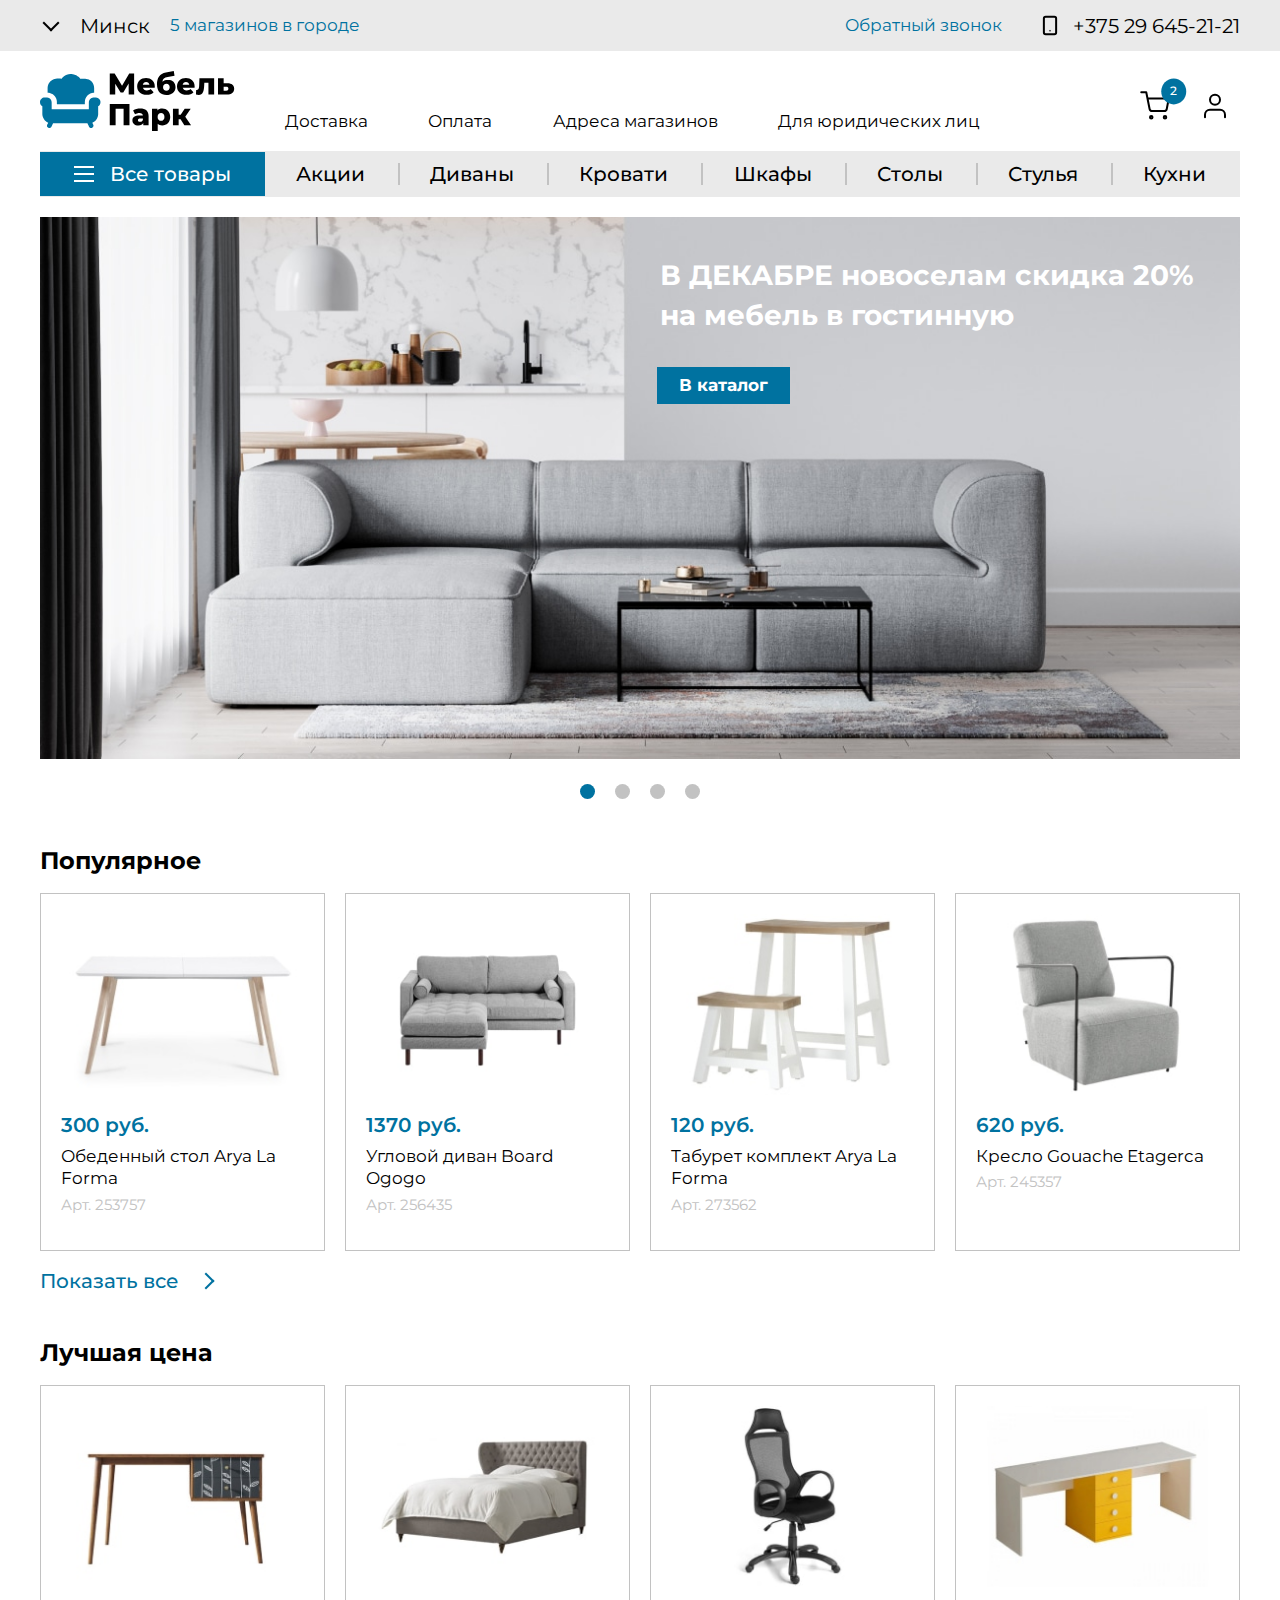
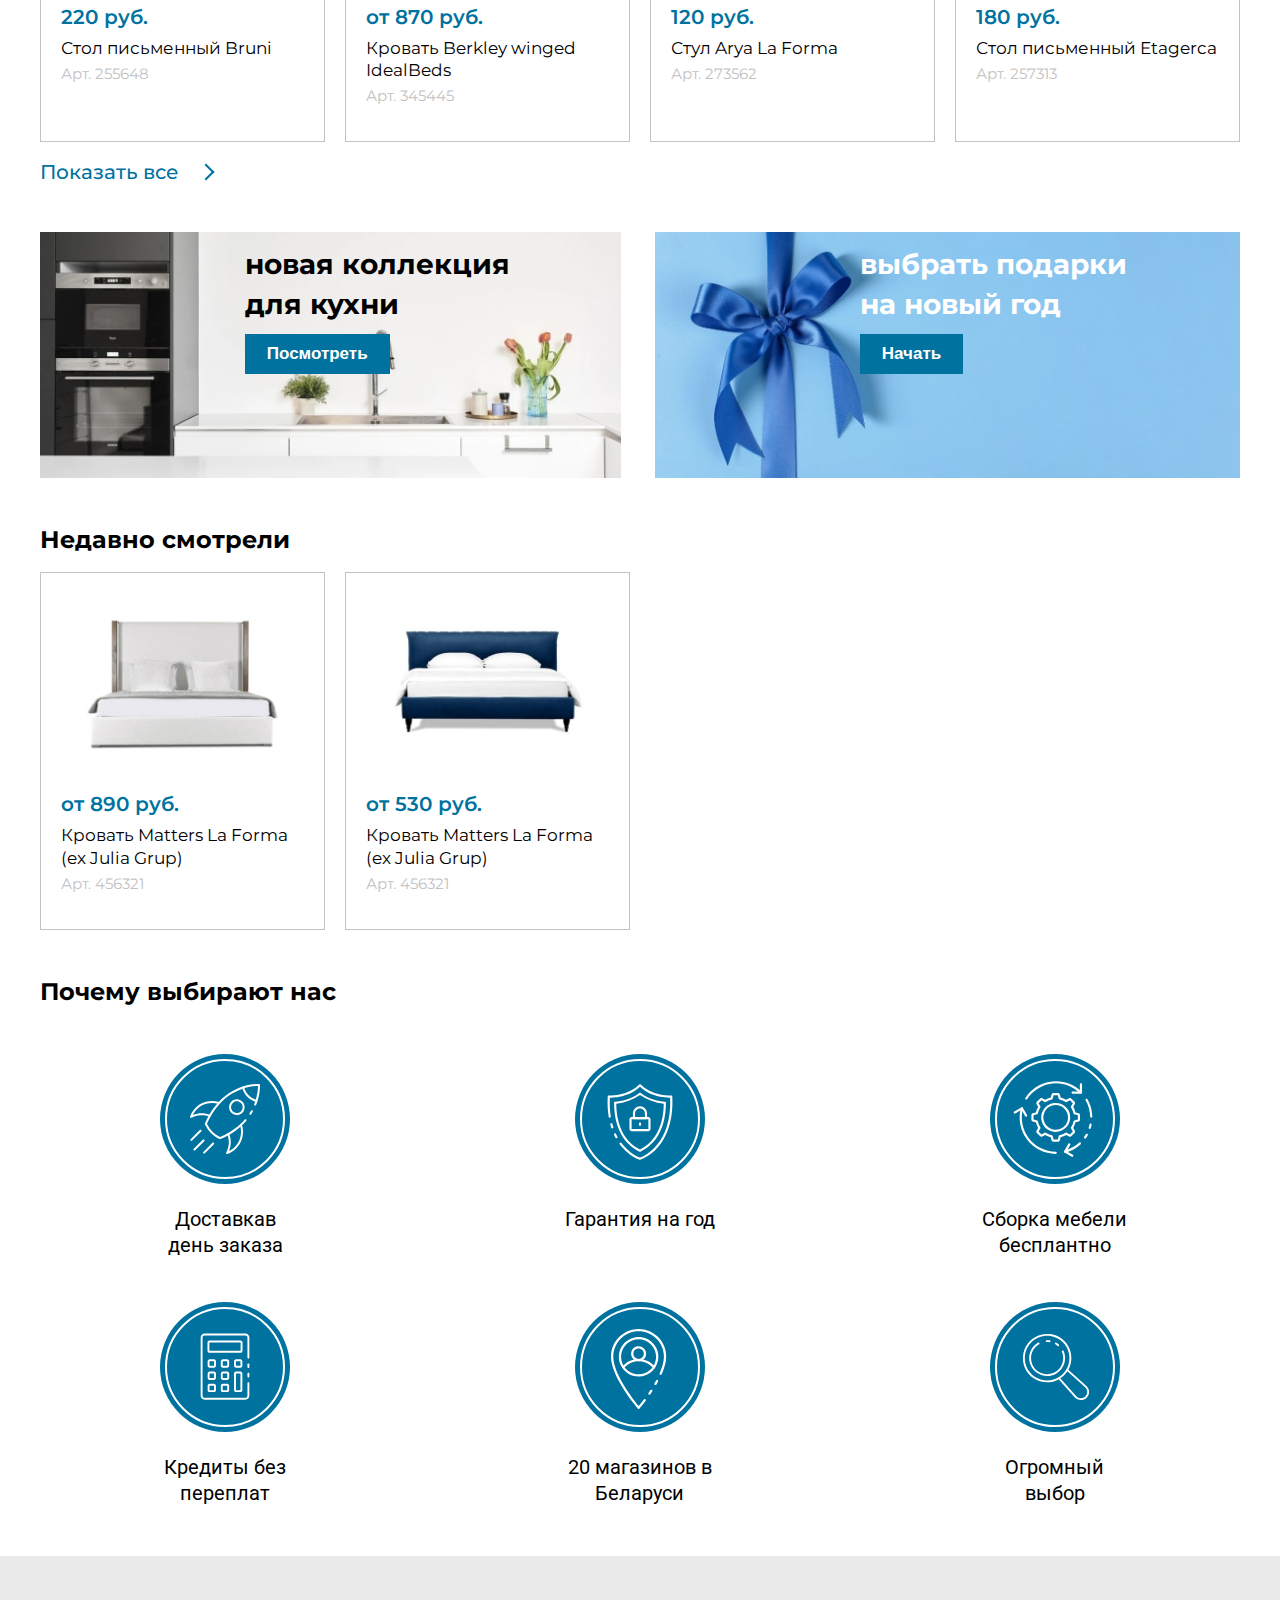
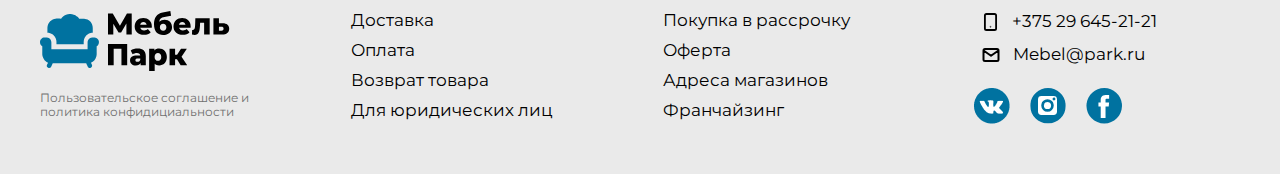
<file: index.html>
<!DOCTYPE html>
<html lang="ru">
<head>
    <meta charset="UTF-8">
    <link rel="preconnect" href="https://fonts.gstatic.com">
    <link href="https://fonts.googleapis.com/css2?family=Montserrat:wght@400;500;600;700&family=Roboto&display=swap" rel="stylesheet">
    <link rel="stylesheet" type="text/css" href="assets/css/slick.css"/>
    <link rel="stylesheet" href="assets/css/style.min.css">
    
    <!-- Useful meta tags -->
    <meta http-equiv="x-ua-compatible" content="ie=edge">
    <meta name="viewport" content="width=device-width, initial-scale=1, shrink-to-fit=no">
    <meta name="robots" content="index, follow">
    <meta name="google" content="notranslate">
    <meta name="format-detection" content="telephone=no">
    <meta name="description" content="">
    
    <title>Home</title>
</head>
<body>

    <div class="page">
        <header class="header" id="header">
            <div class="header__top" id="header-top">
                <div class="container">
                    <div class="header__top-inner">
                        <div class="header__top-left" id="headerTopLeft">
                            <nav class="header__top-menu menu">
                                <ul class="menu__list">
                                    <li class="menu__item">
                                        <a href="#" class="menu__link" data-click="#submenu-top">Минск</a>
        
                                        <ul class="submenu submenu--top" id="submenu-top">
                                            <li>
                                                <a class="submenu__link" href="#">Брест</a>
                                            </li>
                                            <li>
                                                <a class="submenu__link" href="#">Витебск</a>
                                            </li>
                                            <li>
                                                <a class="submenu__link" href="#">Гомель</a>
                                            </li>
                                            <li>
                                                <a class="submenu__link" href="#">Гродно</a>
                                            </li>
                                            <li>
                                                <a class="submenu__link" href="#">Минск</a>
                                            </li>
                                            <li>
                                                <a class="submenu__link" href="#">Могилев</a>
                                            </li>
                                            <li>
                                                <a class="submenu__link" href="#">Пинск</a>
                                            </li>
                                            <li>
                                                <a class="submenu__link" href="#">Бобруйск</a>
                                            </li>
                                            <li>
                                                <a class="submenu__link" href="#">Барановичи</a>
                                            </li>
                                            <li>
                                                <a class="submenu__link" href="#">Москва</a>
                                            </li>
                                            <li>
                                                <a class="submenu__link" href="#">Санкт-Петербург</a>
                                            </li>
                                        </ul>
                                    </li>
                                </ul>
                            </nav>
                            <div class="header__link">5 магазинов в городе</div>
                        </div><!-- /.header__top-left -->
                        <div class="header__top-right" id="headerTopRight">
                            <a href="#" class="header__link" data-modal="#callback">Обратный звонок</a>
                            <a class="contacts__phone contacts__phone--header" href="tel:375296452121">
                                <svg class="contacts__phone-icon" width="36" height="35" viewBox="0 0 36 35" fill="none" xmlns="http://www.w3.org/2000/svg">
                                    <path d="M22.375 8.75H13.625C12.6585 8.75 11.875 9.5335 11.875 10.5V24.5C11.875 25.4665 12.6585 26.25 13.625 26.25H22.375C23.3415 26.25 24.125 25.4665 24.125 24.5V10.5C24.125 9.5335 23.3415 8.75 22.375 8.75Z" stroke="black" stroke-width="2" stroke-linecap="round" stroke-linejoin="round"/>
                                    <circle cx="18" cy="22.75" r="0.5" stroke="black" stroke-width="0.75"/>
                                </svg>
                                
                                <div>+375 29 645-21-21</div>
                            </a>
                            <button class="burger burger--mobile" type="button" id="navToggle">
                                <span>Открыть навигацию</span>
                            </button>
                        </div>
                    </div><!-- /.header__top-inner -->
                </div><!-- /.container -->
            </div><!-- /.header__top -->
            <div class="header__bottom" id="header-bottom">
                <div class="container">
                    <div class="header__info">
                        <a class="header__logo" id="logo" href="index.html">
                            <img src="./assets/images/logo.svg" alt="logo">
                        </a>
                        <a href="#" class="header__info-link">Доставка</a>
                        <a href="#" class="header__info-link">Оплата</a>
                        <a href="contacts.html" class="header__info-link">Адреса магазинов</a>
                        <a href="#" class="header__info-link">Для юридических лиц</a>
        
                        <div class="header__icons" id="header-icons">
                            <a class="header__basket" href="basket.html">
                                <img src="./assets/images/header/basket.svg" alt="basket">
                                <span class="productsCount">2</span>
                            </a>
                            <a href="#">
                                <img src="./assets/images/header/user.svg" alt="user">
                            </a>
                        </div>
                    </div>
        
                    <nav class="nav">
                        <ul class="nav__list">
                            <li class="nav__item">
                                <a class="nav__link has-subnav" data-click="#submenu-bottom" href="#">
                                <button class="burger" type="button">
                                    <span>Открыть навигацию</span>
                                </button>
                                Все товары</a>
        
                                <ul class="submenu submenu--bottom" id="submenu-bottom">
                                    <li>
                                        <a class="submenu__link" href="catalog-cupboards.html">Шкафы</a>
                                    </li>
                                    <li>
                                        <a class="submenu__link" href="catalog-sofas.html">Диваны</a>
                                    </li>
                                    <li>
                                        <a class="submenu__link" href="catalog-beds.html">Кровати</a>
                                    </li>
                                    <li>
                                        <a class="submenu__link" href="404.html">Акции</a>
                                    </li>
                                    <li>
                                        <a class="submenu__link" href="catalog-tables.html">Столы</a>
                                    </li>
                                    <li>
                                        <a class="submenu__link" href="catalog-chairs.html">Стулья</a>
                                    </li>
                                    <li>
                                        <a class="submenu__link" href="404.html">Кухни</a>
                                    </li>
                                </ul>
                            </li>
                            <li class="nav__item">
                                <a class="nav__link" href="404.html">Акции</a>
                            </li>
                            <li class="nav__item">
                                <a class="nav__link" href="catalog-sofas.html">Диваны</a>
                            </li>
                            <li class="nav__item">
                                <a class="nav__link" href="catalog-beds.html">Кровати</a>
                            </li>
                            <li class="nav__item">
                                <a class="nav__link" href="catalog-cupboards.html">Шкафы</a>
                            </li>
                            <li class="nav__item">
                                <a class="nav__link" href="catalog-tables.html">Столы</a>
                            </li>
                            <li class="nav__item">
                                <a class="nav__link" href="catalog-chairs.html">Стулья</a>
                            </li>
                            <li class="nav__item">
                                <a class="nav__link" href="404.html">Кухни</a>
                            </li>
                        </ul>
                    </nav>
                </div>
            </div><!-- /.header__bottom -->
            <div class="header__bottom header__bottom--fixed" id="fixed-header">
                <div class="container">
                    <div class="header__info-fixed">
                        <a class="header__logo" href="index.html">
                            <img src="./assets/images/logo.svg" alt="logo">
                        </a>
                        <a href="#" class="header__info-link">Доставка</a>
                        <a href="#" class="header__info-link">Оплата</a>
                        <a href="contacts.html" class="header__info-link">Адреса магазинов</a>
                        <a href="#" class="header__info-link">Для юридических лиц</a>
        
                        <div class="header__icons">
                            <a class="header__basket" href="basket.html">
                                <img src="./assets/images/header/basket.svg" alt="basket">
                                <span class="productsCount">2</span>
                            </a>
                            <a href="#">
                                <img src="./assets/images/header/user.svg" alt="user">
                            </a>
                        </div>
                    </div>
        
                    <nav class="nav">
                        <ul class="nav__list">
                            <li class="nav__item">
                                <a class="nav__link has-subnav" data-click="#submenu-bottom-fixed" href="#">
                                <button class="burger" type="button">
                                    <span>Открыть навигацию</span>
                                </button>
                                Все товары</a>
        
                                <ul class="submenu submenu--bottom" id="submenu-bottom-fixed">
                                    <li>
                                        <a class="submenu__link" href="catalog-cupboards.html">Шкафы</a>
                                    </li>
                                    <li>
                                        <a class="submenu__link" href="catalog-sofas.html">Диваны</a>
                                    </li>
                                    <li>
                                        <a class="submenu__link" href="catalog-beds.html">Кровати</a>
                                    </li>
                                    <li>
                                        <a class="submenu__link" href="404.html">Акции</a>
                                    </li>
                                    <li>
                                        <a class="submenu__link" href="catalog-tables.html">Столы</a>
                                    </li>
                                    <li>
                                        <a class="submenu__link" href="catalog-chairs.html">Стулья</a>
                                    </li>
                                    <li>
                                        <a class="submenu__link" href="404.html">Кухни</a>
                                    </li>
                                </ul>
                            </li>
                            <li class="nav__item">
                                <a class="nav__link" href="404.html">Акции</a>
                            </li>
                            <li class="nav__item">
                                <a class="nav__link" href="catalog-sofas.html">Диваны</a>
                            </li>
                            <li class="nav__item">
                                <a class="nav__link" href="catalog-beds.html">Кровати</a>
                            </li>
                            <li class="nav__item">
                                <a class="nav__link" href="catalog-cupboards.html">Шкафы</a>
                            </li>
                            <li class="nav__item">
                                <a class="nav__link" href="catalog-tables.html">Столы</a>
                            </li>
                            <li class="nav__item">
                                <a class="nav__link" href="catalog-chairs.html">Стулья</a>
                            </li>
                            <li class="nav__item">
                                <a class="nav__link" href="404.html">Кухни</a>
                            </li>
                        </ul>
                    </nav>
                </div>
            </div><!-- /.header__bottom -->
        </header>    
        <main class="main">
            <div class="container">
                
                <!-- Slick -->
                <div class="slick">
                    <div class="slick__item">
                        <img src="./assets/images/slide.jpg" alt="slide">
                        <div class="slick__content">
                            <h1 class="slick__title">В ДЕКАБРЕ новоселам скидка 20% на мебель в гостинную</h1>
                            <a href="catalog-sofas.html" class="btn btn--slick">В каталог</a>
                        </div>
                    </div>
                    <div class="slick__item">
                        <img src="./assets/images/slide.jpg" alt="slide">
                        <div class="slick__content">
                            <h1 class="slick__title">В ДЕКАБРЕ новоселам скидка 20% на мебель в гостинную</h1>
                            <a href="catalog-sofas.html" class="btn btn--slick">В каталог</a>
                        </div>
                    </div>
                    <div class="slick__item">
                        <img src="./assets/images/slide.jpg" alt="slide">
                        <div class="slick__content">
                            <h1 class="slick__title">В ДЕКАБРЕ новоселам скидка 20% на мебель в гостинную</h1>
                            <a href="catalog-sofas.html" class="btn btn--slick">В каталог</a>
                        </div>
                    </div>
                    <div class="slick__item">
                        <img src="./assets/images/slide.jpg" alt="slide">
                        <div class="slick__content">
                            <h1 class="slick__title">В ДЕКАБРЕ новоселам скидка 20% на мебель в гостинную</h1>
                            <a href="catalog-sofas.html" class="btn btn--slick">В каталог</a>
                        </div>
                    </div>
                </div>
                
                <!-- Cards -->
                <div class="cards">
                    <h1 class="cards__title">Популярное</h1>
                    <div class="cards__inner" id="cards5">
                        <div class="cards__item cards__item--main">
                            <a href="card.html" class="cards__link">
                                <img src="./assets/images/cards/card1.jpg" alt="Стол">
                                <div class="cards__price">300 руб.</div>
                                <div class="cards__name">Обеденный стол Arya La Forma</div>
                            </a>
                            <div class="cards__art">Арт. 253757</div>
                        </div>
                        <div class="cards__item cards__item--main">
                            <a href="card.html" class="cards__link">
                                <img src="./assets/images/cards/card2.jpg" alt="Диван">
                                <div class="cards__price">1370 руб.</div>
                                <div class="cards__name">Угловой диван Board Ogogo</div>
                            </a>
                            <div class="cards__art">Арт. 256435</div>
                        </div>
                        <div class="cards__item cards__item--main">
                            <a href="card.html" class="cards__link">
                                <img src="./assets/images/cards/card3.jpg" alt="Стул">
                                <div class="cards__price">120 руб.</div>
                                <div class="cards__name">Табурет комплект Arya La Forma</div>
                            </a>
                            <div class="cards__art">Арт. 273562</div>
                        </div>
                        <div class="cards__item cards__item--main">
                            <a href="card.html" class="cards__link">
                                <img src="./assets/images/cards/card4.jpg" alt="Кресло">
                                <div class="cards__price">620 руб.</div>
                                <div class="cards__name">Кресло Gouache Etagerca</div>
                            </a>
                            <div class="cards__art">Арт. 245357</div>
                        </div>
                        <div class="cards__item cards__item--main">
                            <a href="card.html" class="cards__link">
                                <img src="./assets/images/cards/card11.jpg" alt="Кресло">
                                <div class="cards__price">120 руб.</div>
                                <div class="cards__name">Кресло Egg Vanda</div>
                            </a>
                            <div class="cards__art">Арт. 245352</div>
                        </div>
                        <div class="cards__item cards__item--main">
                            <a href="card.html" class="cards__link">
                                <img src="./assets/images/cards/card13.jpg" alt="Кресло">
                                <div class="cards__price">1370 руб.</div>
                                <div class="cards__name">Диван Sorrento Garda Decor</div>
                            </a>
                            <div class="cards__art">Арт. 245355</div>
                        </div>
                        <div class="cards__item cards__item--main">
                            <a href="card.html" class="cards__link">
                                <img src="./assets/images/cards/card14.jpg" alt="Кресло">
                                <div class="cards__price">840 руб.</div>
                                <div class="cards__name">Диван Vinny 3</div>
                            </a>
                            <div class="cards__art">Арт. 245350</div>
                        </div>
                    </div><!-- /.cards__inner -->
                    <a href="#" class="cards__btn" data-click="#cards5">Показать все</a>
                </div><!-- /.cards -->
                
                <!-- Cards -->
                <div class="cards">
                    <h1 class="cards__title">Лучшая цена</h1>
                    <div class="cards__inner" id="cards6">
                        <div class="cards__item cards__item--main">
                            <a href="card.html" class="cards__link">
                                <img src="./assets/images/cards/card5.jpg" alt="Стол">
                                <div class="cards__price">220 руб.</div>
                                <div class="cards__name">Стол письменный Bruni</div>
                            </a>
                            <div class="cards__art">Арт. 255648</div>
                        </div>
                        <div class="cards__item cards__item--main">
                            <a href="card.html" class="cards__link">
                                <img src="./assets/images/cards/card6.jpg" alt="Диван">
                                <div class="cards__price">от 870 руб.</div>
                                <div class="cards__name">Кровать Berkley winged IdealBeds</div>
                            </a>
                            <div class="cards__art">Арт. 345445</div>
                        </div>
                        <div class="cards__item cards__item--main">
                            <a href="card.html" class="cards__link">
                                <img src="./assets/images/cards/card7.jpg" alt="Стул">
                                <div class="cards__price">120 руб.</div>
                                <div class="cards__name">Стул Arya La Forma</div>
                            </a>
                            <div class="cards__art">Арт. 273562</div>
                        </div>
                        <div class="cards__item cards__item--main">
                            <a href="card.html" class="cards__link">
                                <img src="./assets/images/cards/card8.jpg" alt="Кресло">
                                <div class="cards__price">180 руб.</div>
                                <div class="cards__name">Стол письменный Etagerca</div>
                            </a>
                            <div class="cards__art">Арт. 257313</div>
                        </div>
                        <div class="cards__item cards__item--main">
                            <a href="card.html" class="cards__link">
                                <img src="./assets/images/cards/card10.jpg" alt="Кресло">
                                <div class="cards__price">820 руб.</div>
                                <div class="cards__name">Комод Andersen 4</div>
                            </a>
                            <div class="cards__art">Арт. 245355</div>
                        </div>
                        <div class="cards__item cards__item--main">
                            <a href="card.html" class="cards__link">
                                <img src="./assets/images/cards/card12.jpg" alt="Кресло">
                                <div class="cards__price">70 руб.</div>
                                <div class="cards__name">Настенная полка Woo Shelf</div>
                            </a>
                            <div class="cards__art">Арт. 245353</div>
                        </div>
                    </div><!-- /.cards__inner -->
                    <a href="#" class="cards__btn" data-click="#cards6">Показать все</a>
                </div><!-- /.cards -->
                
                <section>
                    <div class="section__inner">
                        <div class="section__item">
                            <img src="./assets/images/kitchen.jpg" alt="">
                            <div class="section__content">
                                <h1 class="section__title">новая коллекция для кухни</h1>
                                <button class="btn">Посмотреть</button>
                            </div>
                        </div>
                        <div class="section__item">
                            <img src="./assets/images/gift.jpg" alt="">
                            <div class="section__content">
                                <h1 class="section__title section__title--white">выбрать подарки на новый год</h1>
                                <button class="btn btn--gift">Начать</button>
                            </div>
                        </div>
                    </div>
                </section>
                
                <!-- Cards -->
                <div class="cards">
                    <h1 class="cards__title">Недавно смотрели</h1>
                    <div class="cards__inner" id="cards7">
                        <div class="cards__item cards__item--main">
                            <a href="card.html" class="cards__link">
                                <img src="./assets/images/cards/card15.jpg" alt="Стол">
                                <div class="cards__price">от 890 руб.</div>
                                <div class="cards__name">Кровать Matters  La Forma (ex Julia Grup)</div>
                            </a>
                            <div class="cards__art">Арт. 456321</div>
                        </div>
                        <div class="cards__item cards__item--main">
                            <a href="card.html" class="cards__link">
                                <img src="./assets/images/cards/card16.jpg" alt="Диван">
                                <div class="cards__price">от 530 руб.</div>
                                <div class="cards__name">Кровать Matters  La Forma (ex Julia Grup)</div>
                            </a>
                            <div class="cards__art">Арт. 456321</div>
                        </div>
                    </div><!-- /.cards__inner -->
                    <a href="#" class="cards__btn cards__btn--popular" data-click="#cards7">Показать все</a>
                </div><!-- /.cards -->
                
                <!-- Pluses -->
                <div class="pluses">
                    <h1 class="cards__title">Почему выбирают нас</h1>
                    <div class="pluses__inner">
                        <div class="pluses__item">
                            <svg class="pluses__icon" width="130" height="130" viewBox="0 0 130 130" fill="none" xmlns="http://www.w3.org/2000/svg">
                                <circle cx="65" cy="65" r="65" fill="#0072A0"/>
                                <circle cx="65" cy="65" r="59" stroke="white" stroke-width="2"/>
                                <path d="M96.4656 47.8489C96.3865 47.8489 96.3075 47.8395 96.2306 47.8209C92.8214 46.9985 89.7059 45.2497 87.2283 42.7676C84.7461 40.2901 82.9973 37.1746 82.175 33.7653C82.1129 33.5073 82.1559 33.2353 82.2944 33.0089C82.4329 32.7826 82.6557 32.6206 82.9137 32.5585C83.1717 32.4965 83.4437 32.5394 83.6701 32.6779C83.8964 32.8165 84.0584 33.0392 84.1205 33.2972C84.857 36.3473 86.422 39.1345 88.6426 41.3513C90.8596 43.5719 93.6467 45.1372 96.6967 45.8744C96.9346 45.9319 97.1431 46.0746 97.2828 46.2755C97.4225 46.4764 97.4838 46.7215 97.4549 46.9645C97.4261 47.2075 97.3092 47.4315 97.1263 47.5942C96.9435 47.7568 96.7073 47.8467 96.4626 47.8469L96.4656 47.8489Z" fill="white"/>
                                <path d="M90.334 60.8199C90.1419 60.8201 89.9539 60.7645 89.7928 60.6598C89.5697 60.5163 89.4128 60.29 89.3565 60.0308C89.3002 59.7715 89.3492 59.5006 89.4928 59.2775C90.0439 58.4242 90.578 57.536 91.0822 56.6388C91.2122 56.4075 91.4287 56.2372 91.6842 56.1656C91.9397 56.0939 92.2132 56.1267 92.4445 56.2567C92.6758 56.3867 92.8461 56.6032 92.9177 56.8587C92.9894 57.1142 92.9566 57.3877 92.8266 57.619C92.3025 58.5513 91.7463 59.4745 91.1752 60.3617C91.0845 60.5024 90.96 60.618 90.813 60.698C90.666 60.7781 90.5013 60.82 90.334 60.8199Z" fill="white"/>
                                <path d="M60.1173 85.1361C59.9864 85.1363 59.8569 85.1105 59.7362 85.0601C53.2575 82.3854 48.2852 77.4212 44.9574 70.3063C44.8979 70.1791 44.866 70.0407 44.8636 69.9002C44.8611 69.7598 44.8883 69.6204 44.9434 69.4911C46.1434 66.6577 47.4992 63.8928 49.0044 61.209C49.0264 61.171 49.0504 61.134 49.0754 61.099C51.6448 56.52 54.7326 52.2518 58.2778 48.3787C64.955 41.0674 73.4229 35.6231 82.8461 32.5827C88.0628 30.8048 93.5453 29.9327 99.0562 30.004C99.3008 30.0183 99.5316 30.1218 99.7049 30.2949C99.8782 30.4681 99.9819 30.6988 99.9964 30.9433C100.066 36.4542 99.1939 41.9365 97.4168 47.1534C97.0167 48.4088 96.5596 49.6711 96.0614 50.9024C96.0128 51.025 95.9404 51.1368 95.8484 51.2313C95.7563 51.3259 95.6465 51.4013 95.5252 51.4532C95.4039 51.5051 95.2736 51.5325 95.1417 51.5338C95.0097 51.5351 94.8789 51.5103 94.7566 51.4608C94.6343 51.4114 94.523 51.3382 94.4291 51.2455C94.3352 51.1529 94.2605 51.0425 94.2094 50.9209C94.1584 50.7993 94.1318 50.6687 94.1314 50.5368C94.131 50.4049 94.1567 50.2742 94.207 50.1522C94.6861 48.9669 95.1252 47.7516 95.5123 46.5423C97.0653 41.8403 97.9094 36.9332 98.0169 31.9826C93.0671 32.0884 88.1606 32.9312 83.4592 34.4832C74.3661 37.4209 66.1956 42.6776 59.7532 49.7351C56.2824 53.5248 53.2631 57.7045 50.7559 62.1903C50.7339 62.2283 50.7109 62.2643 50.6858 62.2993C49.314 64.7534 48.0707 67.2771 46.9609 69.8602C50.0357 76.2379 54.3448 80.563 60.1143 83.0486C62.7065 81.9358 65.239 80.6885 67.7012 79.3116C67.7356 79.2868 67.7714 79.2638 67.8082 79.2426C72.2941 76.7355 76.4741 73.7166 80.2644 70.2463C81.8729 68.757 83.3993 67.1813 84.8366 65.5261C85.0101 65.3253 85.2562 65.2016 85.5209 65.1823C85.7856 65.163 86.0471 65.2496 86.2479 65.4231C86.4488 65.5966 86.5724 65.8428 86.5918 66.1074C86.6111 66.3721 86.5245 66.6336 86.351 66.8345C84.8642 68.5454 83.2858 70.1746 81.6228 71.7147C77.7487 75.2628 73.4792 78.3532 68.8985 80.9251C68.8637 80.9502 68.8277 80.9736 68.7905 80.9951C66.1069 82.5001 63.3424 83.8559 60.5094 85.0561C60.3853 85.1088 60.252 85.136 60.1173 85.1361Z" fill="white"/>
                                <path d="M67.051 100C66.877 100 66.7059 99.9546 66.5549 99.8683C66.4038 99.782 66.2778 99.6577 66.1894 99.5078C66.101 99.3579 66.0533 99.1875 66.0509 99.0135C66.0485 98.8395 66.0915 98.6679 66.1757 98.5156C67.6912 95.7832 68.5846 92.7497 68.7921 89.632C68.9996 86.5143 68.5161 83.3892 67.3761 80.48C67.2796 80.2328 67.2854 79.9574 67.392 79.7143C67.4986 79.4713 67.6975 79.2806 67.9447 79.1842C68.1919 79.0878 68.4674 79.0935 68.7104 79.2002C68.9534 79.3068 69.1441 79.5056 69.2405 79.7528C71.4288 85.3337 71.3725 91.5449 69.0835 97.0853C70.66 96.317 72.1339 95.3539 73.4706 94.2185C76.7175 91.4814 79.0729 87.8368 80.2348 83.7522C81.3968 79.6676 81.3123 75.329 79.9923 71.2927C79.9258 71.0451 79.957 70.7814 80.0794 70.5561C80.2018 70.3307 80.406 70.161 80.6499 70.082C80.8938 70.0029 81.1587 70.0205 81.39 70.1311C81.6213 70.2418 81.8013 70.437 81.8928 70.6765C83.3356 75.0908 83.4272 79.8355 82.1559 84.3022C80.8845 88.7689 78.3081 92.7541 74.7569 95.7469C72.5802 97.5986 70.0743 99.0238 67.3701 99.948C67.2672 99.9826 67.1595 100 67.051 100Z" fill="white"/>
                                <path d="M30.9999 63.9478C30.8408 63.9477 30.684 63.9097 30.5426 63.837C30.4012 63.7642 30.2791 63.6587 30.1866 63.5293C30.0941 63.4 30.0338 63.2504 30.0106 63.093C29.9875 62.9356 30.0022 62.775 30.0536 62.6245C30.9777 59.9205 32.4029 57.4149 34.2547 55.2386C37.2469 51.6865 41.2321 49.1095 45.699 47.8381C50.166 46.5666 54.9109 46.6588 59.3251 48.1028C59.4558 48.1383 59.5779 48.2 59.684 48.2842C59.7901 48.3683 59.878 48.4732 59.9424 48.5923C60.0068 48.7114 60.0463 48.8424 60.0586 48.9772C60.0708 49.1121 60.0556 49.248 60.0138 49.3768C59.9719 49.5056 59.9044 49.6246 59.8152 49.7265C59.7261 49.8284 59.6171 49.9112 59.495 49.9698C59.3729 50.0283 59.2402 50.0615 59.1049 50.0673C58.9696 50.073 58.8346 50.0512 58.7079 50.0032C54.6709 48.6834 50.3317 48.5997 46.2468 49.7627C42.1618 50.9258 38.5175 53.2826 35.7811 56.5309C34.646 57.8678 33.6829 59.3416 32.9143 60.918C38.4554 58.6304 44.6666 58.5748 50.2478 60.763C50.3701 60.8108 50.4819 60.8822 50.5766 60.9732C50.6714 61.0642 50.7473 61.173 50.8 61.2933C50.8527 61.4137 50.8812 61.5432 50.8838 61.6745C50.8865 61.8059 50.8632 61.9365 50.8154 62.0588C50.7676 62.1812 50.6962 62.2929 50.6052 62.3877C50.5142 62.4824 50.4054 62.5583 50.2851 62.611C50.1647 62.6637 50.0352 62.6922 49.9039 62.6949C49.7725 62.6975 49.642 62.6743 49.5196 62.6265C46.6103 61.4862 43.485 61.0025 40.3671 61.21C37.2492 61.4175 34.2156 62.3111 31.483 63.8268C31.3349 63.9076 31.1686 63.9492 30.9999 63.9478Z" fill="white"/>
                                <path d="M44.1032 99.617C43.9054 99.617 43.712 99.5583 43.5476 99.4484C43.3831 99.3384 43.255 99.1822 43.1793 98.9995C43.1036 98.8167 43.0838 98.6157 43.1224 98.4217C43.1609 98.2277 43.2562 98.0495 43.396 97.9096L52.4803 88.8242C52.669 88.642 52.9217 88.5412 53.1839 88.5435C53.4462 88.5458 53.6971 88.651 53.8825 88.8364C54.068 89.0219 54.1732 89.2728 54.1754 89.535C54.1777 89.7973 54.0769 90.05 53.8947 90.2386L44.8104 99.3239C44.6228 99.5115 44.3685 99.6169 44.1032 99.617Z" fill="white"/>
                                <path d="M31.384 86.8965C31.1862 86.8964 30.9928 86.8377 30.8284 86.7278C30.6639 86.6179 30.5357 86.4617 30.46 86.279C30.3844 86.0962 30.3645 85.8951 30.4031 85.7011C30.4417 85.5071 30.5369 85.3289 30.6768 85.189L39.7611 76.1037C39.8534 76.0082 39.9637 75.932 40.0858 75.8795C40.2078 75.8271 40.3391 75.7995 40.4719 75.7984C40.6047 75.7972 40.7364 75.8225 40.8593 75.8728C40.9823 75.9231 41.0939 75.9974 41.1879 76.0913C41.2818 76.1852 41.356 76.2969 41.4063 76.4198C41.4566 76.5428 41.4819 76.6745 41.4808 76.8073C41.4796 76.9401 41.452 77.0714 41.3996 77.1934C41.3472 77.3154 41.271 77.4258 41.1755 77.5181L32.0911 86.6034C31.9036 86.791 31.6492 86.8964 31.384 86.8965Z" fill="white"/>
                                <path d="M34.4487 96.5511C34.2508 96.551 34.0575 96.4924 33.8931 96.3824C33.7286 96.2725 33.6004 96.1163 33.5247 95.9336C33.449 95.7508 33.4292 95.5498 33.4678 95.3558C33.5064 95.1618 33.6016 94.9835 33.7415 94.8437L42.8268 85.7583C43.0154 85.5761 43.2681 85.4753 43.5304 85.4776C43.7926 85.4799 44.0435 85.5851 44.229 85.7705C44.4144 85.956 44.5196 86.2068 44.5219 86.4691C44.5242 86.7314 44.4234 86.984 44.2412 87.1727L35.1558 96.258C34.9683 96.4456 34.7139 96.551 34.4487 96.5511Z" fill="white"/>
                                <path d="M76.8394 60.9722C75.5546 60.9721 74.2896 60.6551 73.1565 60.0494C72.0234 59.4436 71.0572 58.5678 70.3434 57.4994C69.6297 56.4311 69.1904 55.2032 69.0646 53.9245C68.9387 52.6459 69.1301 51.3559 69.6219 50.1689C70.1136 48.9819 70.8905 47.9345 71.8838 47.1194C72.877 46.3044 74.0559 45.7468 75.3161 45.4962C76.5763 45.2456 77.8788 45.3097 79.1083 45.6827C80.3378 46.0557 81.4563 46.7262 82.3648 47.6348C83.4575 48.7275 84.2015 50.1197 84.5029 51.6353C84.8043 53.1509 84.6495 54.7219 84.0581 56.1495C83.4666 57.5771 82.4651 58.7973 81.1802 59.6557C79.8953 60.5142 78.3847 60.9723 76.8394 60.9722ZM76.8394 47.3477C75.4949 47.3485 74.1923 47.8154 73.1535 48.6689C72.1147 49.5225 71.404 50.7098 71.1424 52.0285C70.8808 53.3473 71.0846 54.716 71.719 55.9014C72.3534 57.0868 73.3792 58.0155 74.6216 58.5294C75.8639 59.0433 77.2461 59.1105 78.5325 58.7196C79.8189 58.3287 80.9299 57.5039 81.6764 56.3857C82.4228 55.2674 82.7584 53.925 82.6261 52.587C82.4937 51.2491 81.9015 49.9984 80.9505 49.0481C80.4116 48.5071 79.7708 48.0782 79.0652 47.7864C78.3595 47.4945 77.603 47.3454 76.8394 47.3477Z" fill="white"/>
                            </svg>
                            <div class="pluses__text">Доставкав день заказа</div>
                        </div>
                        <div class="pluses__item">
                            <svg class="pluses__icon" width="130" height="130" viewBox="0 0 130 130" fill="none" xmlns="http://www.w3.org/2000/svg">
                                <circle cx="65" cy="65" r="65" fill="#0072A0"/>
                                <circle cx="65" cy="65" r="59" stroke="white" stroke-width="2"/>
                                <path d="M41.466 84.3136C41.2703 84.3137 41.0782 84.2606 40.9103 84.1601C40.7423 84.0596 40.6048 83.9153 40.5125 83.7428C39.9298 82.6617 39.4671 81.7309 39.0541 80.8239C38.9351 80.5629 38.9246 80.2654 39.025 79.9968C39.1253 79.7282 39.3283 79.5104 39.5892 79.3914C39.8501 79.2724 40.1476 79.262 40.4163 79.3623C40.6849 79.4627 40.9027 79.6656 41.0216 79.9266C41.4141 80.7914 41.8584 81.6736 42.4173 82.7179C42.5057 82.8825 42.5499 83.0672 42.5456 83.254C42.5413 83.4408 42.4887 83.6233 42.3929 83.7837C42.2971 83.9441 42.1613 84.0769 41.9989 84.1692C41.8364 84.2615 41.6528 84.3102 41.466 84.3103V84.3136Z" fill="white"/>
                                <path d="M65 105.838C64.8938 105.838 64.7881 105.823 64.6865 105.791C64.2411 105.656 53.693 102.35 44.7179 90.3439C44.5458 90.1145 44.472 89.8262 44.5125 89.5424C44.5531 89.2585 44.7047 89.0024 44.9341 88.8304C45.1634 88.6583 45.4518 88.5845 45.7356 88.625C46.0194 88.6656 46.2756 88.8172 46.4476 89.0466C54.1319 99.3277 63.2033 102.971 65 103.614C68.3514 102.401 97.1514 90.545 95.1708 43.6596C90.9925 43.7406 76.1016 43.1774 65 32.7482C53.8995 43.1763 39.0195 43.7406 34.8303 43.6596C34.5291 49.9673 34.8576 56.2894 35.8108 62.532C35.8561 62.8151 35.7871 63.1047 35.6189 63.3369C35.4508 63.5692 35.1972 63.7251 34.9141 63.7704C34.6309 63.8157 34.3414 63.7467 34.1092 63.5785C33.8769 63.4103 33.721 63.1568 33.6757 62.8736C32.6491 56.1297 32.3292 49.297 32.7211 42.4866C32.7285 42.3434 32.7643 42.2031 32.8265 42.0739C32.8887 41.9447 32.9759 41.8291 33.0832 41.7339C33.1904 41.6387 33.3155 41.5659 33.4512 41.5195C33.5869 41.4731 33.7305 41.4542 33.8735 41.4639C34.053 41.4758 52.1503 42.5342 64.2368 30.479C64.4394 30.277 64.7139 30.1636 65 30.1636C65.2862 30.1636 65.5606 30.277 65.7633 30.479C77.8487 42.5331 95.9481 41.4725 96.1265 41.4639C96.2695 41.4542 96.413 41.4731 96.5486 41.5194C96.6842 41.5657 96.8093 41.6385 96.9165 41.7335C97.0237 41.8286 97.111 41.944 97.1732 42.0731C97.2355 42.2022 97.2714 42.3424 97.2789 42.4855C98.0541 57.5028 96.1038 78.6044 82.4054 93.8552C74.1676 103.034 65.6714 105.683 65.3135 105.791C65.2119 105.822 65.1063 105.838 65 105.838Z" fill="white"/>
                                <path d="M37.2703 74.4121C37.042 74.4121 36.8196 74.3398 36.6349 74.2056C36.4502 74.0714 36.3127 73.8822 36.2422 73.665C35.9178 72.6607 35.6033 71.6034 35.3168 70.5299C35.2803 70.3927 35.2712 70.2496 35.29 70.1089C35.3088 69.9682 35.3551 69.8325 35.4263 69.7097C35.5702 69.4616 35.8067 69.2809 36.0838 69.2072C36.3609 69.1335 36.6559 69.1729 36.904 69.3168C37.1521 69.4606 37.3328 69.6971 37.4065 69.9742C37.6822 71.0142 37.9827 72.0283 38.2984 73.0013C38.3424 73.1363 38.3594 73.2786 38.3485 73.4202C38.3375 73.5618 38.2987 73.6999 38.2343 73.8265C38.17 73.9531 38.0813 74.0657 37.9734 74.1581C37.8655 74.2504 37.7404 74.3205 37.6054 74.3645C37.497 74.3981 37.3838 74.4142 37.2703 74.4121Z" fill="white"/>
                                <path d="M65 97.7851C64.8439 97.785 64.6898 97.751 64.5481 97.6856C55.1102 93.3343 39.2421 81.2013 39.054 48.837C39.0529 48.5667 39.153 48.3058 39.3347 48.1057C39.5164 47.9056 39.7665 47.7808 40.0356 47.7559C46.4951 47.1581 55.9589 45.1375 64.36 38.9138C64.5462 38.7757 64.7719 38.7012 65.0038 38.7012C65.2356 38.7012 65.4613 38.7757 65.6475 38.9138C74.041 45.1375 83.5038 47.1581 89.9632 47.7559C90.2324 47.7808 90.4824 47.9056 90.6641 48.1057C90.8458 48.3058 90.946 48.5667 90.9448 48.837C90.7654 81.2024 74.8994 93.3354 65.4573 97.6867C65.3138 97.7525 65.1578 97.7861 65 97.7851ZM41.2281 49.8067C41.707 79.7267 56.0811 91.2435 65 95.5094C73.9232 91.2413 88.2951 79.7257 88.7675 49.8067C80.2372 48.968 72.0593 45.9777 65 41.1159C57.9389 45.9774 49.7597 48.9676 41.2281 49.8067Z" fill="white"/>
                                <path d="M73.2649 77.1895H56.7351C56.1327 77.1889 55.555 76.9497 55.1285 76.5242C54.702 76.0988 54.4615 75.5217 54.4595 74.9192V65.3549C54.46 64.7514 54.7 64.1728 55.1266 63.746C55.5532 63.3192 56.1317 63.079 56.7351 63.0781H73.2649C73.8674 63.0804 74.4445 63.3212 74.87 63.7479C75.2954 64.1746 75.5346 64.7523 75.5351 65.3549V74.9192C75.5331 75.5207 75.2933 76.097 74.868 76.5223C74.4427 76.9477 73.8664 77.1875 73.2649 77.1895ZM56.7351 65.2403C56.7049 65.2406 56.6761 65.2528 56.6548 65.2742C56.6336 65.2957 56.6216 65.3247 56.6216 65.3549V74.9192C56.6216 74.9339 56.6246 74.9484 56.6303 74.9619C56.6361 74.9754 56.6446 74.9875 56.6552 74.9976C56.6658 75.0077 56.6784 75.0156 56.6921 75.0207C56.7059 75.0258 56.7205 75.0281 56.7351 75.0273H73.2649C73.2935 75.0273 73.321 75.0159 73.3413 74.9957C73.3616 74.9754 73.373 74.9479 73.373 74.9192V65.3549C73.373 65.3256 73.3618 65.2974 73.3417 65.2761C73.3216 65.2548 73.2941 65.2419 73.2649 65.2403H56.7351Z" fill="white"/>
                                <path d="M71.0119 65.2399H58.9881C58.7013 65.2399 58.4264 65.126 58.2236 64.9233C58.0209 64.7205 57.907 64.4455 57.907 64.1588V59.4172C57.907 57.536 58.6543 55.7319 59.9845 54.4017C61.3147 53.0715 63.1188 52.3242 65 52.3242C66.8811 52.3242 68.6853 53.0715 70.0154 54.4017C71.3456 55.7319 72.0929 57.536 72.0929 59.4172V64.1588C72.0929 64.4455 71.979 64.7205 71.7763 64.9233C71.5736 65.126 71.2986 65.2399 71.0119 65.2399ZM60.0691 63.0777H69.9308V59.4172C69.9308 58.1095 69.4113 56.8553 68.4866 55.9306C67.5619 55.0059 66.3077 54.4864 65 54.4864C63.6922 54.4864 62.4381 55.0059 61.5133 55.9306C60.5886 56.8553 60.0691 58.1095 60.0691 59.4172V63.0777Z" fill="white"/>
                                <path d="M65 71.8282C64.7133 71.8282 64.4383 71.7143 64.2356 71.5115C64.0328 71.3088 63.9189 71.0338 63.9189 70.7471V69.52C63.9189 69.2333 64.0328 68.9584 64.2356 68.7556C64.4383 68.5529 64.7133 68.439 65 68.439C65.2868 68.439 65.5617 68.5529 65.7645 68.7556C65.9672 68.9584 66.0811 69.2333 66.0811 69.52V70.7471C66.0811 71.0338 65.9672 71.3088 65.7645 71.5115C65.5617 71.7143 65.2868 71.8282 65 71.8282Z" fill="white"/>
                            </svg>                
                            <div class="pluses__text">Гарантия на год</div>
                        </div>
                        <div class="pluses__item">
                            <svg class="pluses__icon" width="130" height="130" viewBox="0 0 130 130" fill="none" xmlns="http://www.w3.org/2000/svg">
                                <circle cx="65" cy="65" r="65" fill="#0072A0"/>
                                <circle cx="65" cy="65" r="59" stroke="white" stroke-width="2"/>
                                <path d="M65.6486 99.8808H65.6378C60.0914 99.8249 54.6313 98.5011 49.6752 96.0107C44.719 93.5203 40.3982 89.9292 37.0432 85.5122C33.6882 81.0953 31.3879 75.9694 30.3184 70.5269C29.2488 65.0843 29.4383 59.4692 30.8724 54.1111C30.9063 53.9711 30.9678 53.8392 31.0534 53.7233C31.1389 53.6074 31.2468 53.5097 31.3706 53.4361C31.4945 53.3624 31.6318 53.3143 31.7745 53.2945C31.9172 53.2746 32.0624 53.2835 32.2016 53.3207C32.3409 53.3578 32.4712 53.4223 32.5852 53.5106C32.6991 53.5988 32.7942 53.7089 32.8649 53.8344C32.9357 53.9599 32.9806 54.0983 32.9971 54.2414C33.0136 54.3846 33.0014 54.5295 32.961 54.6679C31.6119 59.7074 31.4333 64.9888 32.439 70.108C33.4447 75.2272 35.6081 80.0486 38.7635 84.2032C41.9189 88.3578 45.9829 91.7356 50.6444 94.0781C55.306 96.4207 60.4416 97.666 65.6583 97.7187C65.9451 97.72 66.2195 97.8351 66.4214 98.0387C66.6232 98.2424 66.7359 98.5179 66.7346 98.8046C66.7333 99.0913 66.6181 99.3658 66.4145 99.5676C66.2108 99.7695 65.9353 99.8821 65.6486 99.8808Z" fill="white"/>
                                <path d="M36.2659 45.6012C36.0719 45.6011 35.8815 45.5488 35.7147 45.4497C35.5479 45.3507 35.4108 45.2086 35.3178 45.0383C35.2248 44.868 35.1794 44.6759 35.1862 44.482C35.1931 44.2881 35.252 44.0996 35.3567 43.9363C36.7758 41.7233 38.4297 39.6699 40.2897 37.812C43.666 34.4356 47.6742 31.7573 52.0856 29.9299C56.497 28.1026 61.2251 27.1621 66 27.1621C70.7748 27.1621 75.5029 28.1026 79.9143 29.9299C84.3257 31.7573 88.334 34.4356 91.7102 37.812C91.9072 38.0159 92.0161 38.289 92.0137 38.5725C92.0112 38.8559 91.8975 39.1271 91.6971 39.3275C91.4966 39.5279 91.2255 39.6416 90.942 39.6441C90.6586 39.6466 90.3855 39.5376 90.1816 39.3407C87.006 36.1651 83.2361 33.6461 79.087 31.9274C74.9379 30.2088 70.4909 29.3243 66 29.3243C61.509 29.3243 57.062 30.2088 52.913 31.9274C48.7639 33.6461 44.9939 36.1651 41.8183 39.3407C40.0688 41.0891 38.5128 43.021 37.1773 45.1028C37.0794 45.2557 36.9446 45.3815 36.7854 45.4687C36.6261 45.5558 36.4474 45.6013 36.2659 45.6012Z" fill="white"/>
                                <path d="M101.248 63.6486C100.966 63.6487 100.695 63.5387 100.493 63.342C100.291 63.1453 100.174 62.8775 100.166 62.5956C100.023 56.8878 98.4488 51.3073 95.5892 46.3654C95.514 46.2426 95.4641 46.106 95.4424 45.9636C95.4207 45.8213 95.4277 45.676 95.4629 45.5364C95.4981 45.3968 95.5608 45.2656 95.6475 45.1506C95.7341 45.0355 95.8428 44.939 95.9672 44.8665C96.0917 44.7941 96.2293 44.7472 96.3721 44.7287C96.5149 44.7102 96.66 44.7204 96.7988 44.7587C96.9376 44.797 97.0673 44.8627 97.1804 44.9518C97.2935 45.041 97.3876 45.1518 97.4573 45.2778C100.499 50.5335 102.174 56.4687 102.328 62.5394C102.335 62.826 102.229 63.1038 102.031 63.3118C101.834 63.5198 101.562 63.641 101.276 63.6486H101.248Z" fill="white"/>
                                <path d="M95.1081 84.5348C94.9109 84.5347 94.7174 84.4807 94.5487 84.3786C94.3799 84.2764 94.2424 84.1301 94.1508 83.9554C94.0593 83.7807 94.0173 83.5843 94.0294 83.3874C94.0415 83.1906 94.1072 83.0008 94.2194 82.8386C94.7859 82.0191 95.3275 81.1445 95.8281 80.2386C95.8959 80.1127 95.988 80.0016 96.0991 79.9116C96.2102 79.8216 96.338 79.7545 96.4752 79.7142C96.6123 79.6739 96.7561 79.6613 96.8982 79.6769C97.0403 79.6926 97.1779 79.7363 97.303 79.8055C97.4281 79.8747 97.5383 79.968 97.627 80.0801C97.7158 80.1921 97.7815 80.3206 97.8203 80.4582C97.8591 80.5958 97.8702 80.7398 97.853 80.8817C97.8357 81.0236 97.7905 81.1607 97.72 81.2851C97.1848 82.258 96.6054 83.1899 95.9989 84.0678C95.8994 84.212 95.7663 84.3298 95.6111 84.4112C95.4559 84.4925 95.2833 84.5349 95.1081 84.5348Z" fill="white"/>
                                <path d="M75.1406 98.6868C74.8705 98.6899 74.6091 98.5918 74.4078 98.4119C74.2064 98.2319 74.0797 97.9831 74.0526 97.7144C74.0255 97.4457 74.0999 97.1765 74.2613 96.96C74.4226 96.7434 74.6592 96.5951 74.9244 96.5441C80.2718 95.0967 85.1865 92.3696 89.2444 88.5982C89.3477 88.4981 89.4699 88.4196 89.6039 88.3674C89.7379 88.3151 89.8809 88.2901 90.0247 88.2938C90.1685 88.2975 90.3101 88.3299 90.4412 88.389C90.5723 88.4482 90.6903 88.5329 90.7882 88.6382C90.8862 88.7435 90.9622 88.8673 91.0117 89.0023C91.0612 89.1373 91.0833 89.2809 91.0767 89.4245C91.07 89.5682 91.0347 89.7091 90.973 89.839C90.9112 89.9689 90.8241 90.0851 90.7168 90.1809C86.3834 94.2092 81.1307 97.1167 75.4163 98.6501C75.3264 98.6744 75.2337 98.6868 75.1406 98.6868Z" fill="white"/>
                                <path d="M99.747 74.8824C99.6371 74.8825 99.5278 74.8661 99.4227 74.8337C99.287 74.7918 99.161 74.7235 99.0517 74.6329C98.9424 74.5422 98.8521 74.4309 98.7858 74.3053C98.7195 74.1797 98.6787 74.0423 98.6655 73.9009C98.6524 73.7595 98.6672 73.6169 98.7092 73.4813C99.0202 72.4699 99.2797 71.4433 99.4865 70.4056C99.5438 70.1246 99.7105 69.8779 99.9497 69.7198C100.189 69.5617 100.481 69.505 100.762 69.5624C101.043 69.6197 101.29 69.7863 101.448 70.0256C101.606 70.2648 101.663 70.5571 101.605 70.838C101.365 72.0272 101.095 73.0975 100.779 74.1224C100.711 74.3426 100.574 74.5352 100.388 74.6719C100.202 74.8087 99.9777 74.8824 99.747 74.8824Z" fill="white"/>
                                <path d="M90.9459 39.6575H82.6302C82.3435 39.6575 82.0685 39.5436 81.8658 39.3409C81.6631 39.1381 81.5492 38.8632 81.5492 38.5764C81.5492 38.2897 81.6631 38.0147 81.8658 37.812C82.0685 37.6093 82.3435 37.4954 82.6302 37.4954H89.8648V30.2608C89.8648 29.974 89.9787 29.6991 90.1815 29.4963C90.3842 29.2936 90.6592 29.1797 90.9459 29.1797C91.2326 29.1797 91.5076 29.2936 91.7104 29.4963C91.9131 29.6991 92.027 29.974 92.027 30.2608V38.5764C92.027 38.8632 91.9131 39.1381 91.7104 39.3409C91.5076 39.5436 91.2326 39.6575 90.9459 39.6575Z" fill="white"/>
                                <path d="M36.0811 62.6736C35.8911 62.6738 35.7045 62.624 35.5399 62.5291C35.3754 62.4342 35.2388 62.2976 35.1438 62.1331L31.5265 55.8682L25.2616 59.4866C25.0135 59.6277 24.7195 59.6649 24.444 59.5901C24.1685 59.5153 23.9338 59.3346 23.7911 59.0874C23.6483 58.8401 23.6092 58.5465 23.6821 58.2705C23.7551 57.9945 23.9343 57.7586 24.1805 57.6142L31.3816 53.4563C31.5046 53.3852 31.6404 53.339 31.7813 53.3204C31.9222 53.3017 32.0653 53.3111 32.2026 53.3478C32.3398 53.3846 32.4685 53.448 32.5812 53.5345C32.6939 53.621 32.7885 53.7289 32.8595 53.852L37.0162 61.0531C37.1111 61.2174 37.161 61.4037 37.1611 61.5934C37.1611 61.783 37.1112 61.9694 37.0165 62.1337C36.9217 62.298 36.7854 62.4345 36.6212 62.5295C36.457 62.6244 36.2708 62.6745 36.0811 62.6747V62.6736Z" fill="white"/>
                                <path d="M82.3308 102.838C82.1411 102.838 81.9546 102.788 81.7903 102.693L74.5892 98.5363C74.466 98.4654 74.358 98.3709 74.2714 98.2583C74.1848 98.1456 74.1212 98.0169 74.0844 97.8797C74.0475 97.7424 74.0381 97.5992 74.0567 97.4583C74.0752 97.3174 74.1213 97.1815 74.1925 97.0585L78.3514 89.8574C78.4947 89.609 78.7309 89.4276 79.008 89.3533C79.285 89.279 79.5802 89.3178 79.8287 89.4612C80.0771 89.6045 80.2584 89.8407 80.3327 90.1178C80.407 90.3948 80.3682 90.69 80.2249 90.9385L76.6076 97.2033L82.8725 100.821C83.0785 100.94 83.2396 101.123 83.3307 101.343C83.4217 101.563 83.4377 101.807 83.3761 102.037C83.3145 102.267 83.1788 102.47 82.99 102.615C82.8012 102.759 82.5699 102.838 82.3319 102.838H82.3308Z" fill="white"/>
                                <path d="M68.0811 87.7029H63.3243C62.9377 87.7024 62.5619 87.5753 62.2544 87.3411C61.9469 87.1068 61.7246 86.7782 61.6216 86.4056L60.7567 83.2131C58.7961 82.7275 56.9191 81.9513 55.1881 80.9104L52.3178 82.5526C51.9815 82.7448 51.5913 82.821 51.2074 82.7695C50.8234 82.7179 50.4671 82.5414 50.1935 82.2672L46.8162 78.8964C46.5427 78.6223 46.3667 78.266 46.3153 77.8822C46.264 77.4984 46.34 77.1084 46.5319 76.7721L48.174 73.9018C47.1331 72.1708 46.357 70.2938 45.8713 68.3331L42.68 67.4683C42.3051 67.3656 41.9745 67.1424 41.7393 66.8331C41.504 66.5238 41.3772 66.1455 41.3784 65.7569V61.0002C41.3788 60.6136 41.5059 60.2378 41.7402 59.9303C41.9745 59.6228 42.3031 59.4005 42.6757 59.2975L45.8681 58.4326C46.3537 56.4719 47.1299 54.595 48.1708 52.8639L46.5286 49.9937C46.3366 49.6573 46.2605 49.2671 46.3121 48.8832C46.3636 48.4994 46.54 48.1431 46.814 47.8693L50.1816 44.5007C50.4553 44.2265 50.8116 44.0501 51.1956 43.9987C51.5796 43.9473 51.9698 44.0238 52.3059 44.2164L55.1762 45.8585C56.9072 44.8176 58.7842 44.0415 60.7449 43.5558L61.6097 40.3645C61.7109 39.9875 61.9339 39.6546 62.244 39.4176C62.5542 39.1806 62.934 39.0528 63.3243 39.0542H68.0811C68.4677 39.0546 68.8435 39.1817 69.151 39.416C69.4585 39.6503 69.6807 39.9789 69.7838 40.3515L70.6486 43.5439C72.6093 44.0296 74.4863 44.8057 76.2173 45.8466L79.0876 44.2045C79.424 44.0126 79.8141 43.9366 80.198 43.9882C80.5818 44.0397 80.938 44.216 81.2119 44.4899L84.5805 47.8575C84.8541 48.1315 85.03 48.4878 85.0814 48.8716C85.1328 49.2554 85.0567 49.6454 84.8649 49.9818L83.2227 52.852C84.2636 54.5831 85.0398 56.4601 85.5254 58.4207L88.7168 59.2856C89.0937 59.3867 89.4267 59.6097 89.6637 59.9199C89.9007 60.23 90.0284 60.6098 90.027 61.0002V65.7569C90.0266 66.1435 89.8995 66.5193 89.6652 66.8268C89.4309 67.1343 89.1023 67.3566 88.7297 67.4596L85.5373 68.3245C85.0517 70.2851 84.2755 72.1621 83.2346 73.8931L84.8768 76.7634C85.0688 77.0998 85.1449 77.49 85.0933 77.8738C85.0418 78.2577 84.8654 78.614 84.5913 78.8877L81.2205 82.265C80.9466 82.5387 80.5902 82.7148 80.2064 82.7662C79.8226 82.8175 79.4325 82.7414 79.0962 82.5494L76.2259 80.9072C74.4949 81.9481 72.6179 82.7243 70.6573 83.2099L69.7924 86.4012C69.6898 86.7761 69.4666 87.1067 69.1572 87.342C68.8479 87.5772 68.4697 87.7041 68.0811 87.7029ZM63.6195 85.5407H67.7773L68.7362 82.0175C68.7883 81.8257 68.8922 81.652 69.0366 81.5154C69.181 81.3789 69.3602 81.2847 69.5546 81.2434C71.7082 80.7844 73.7599 79.9359 75.6086 78.7396C75.7751 78.6325 75.9678 78.5731 76.1656 78.568C76.3635 78.5628 76.559 78.6121 76.7308 78.7104L79.8973 80.5212L82.8368 77.5818L81.0259 74.4153C80.9276 74.2435 80.8783 74.048 80.8835 73.8501C80.8886 73.6523 80.948 73.4596 81.0551 73.2931C82.2514 71.4444 83.0999 69.3927 83.5589 67.2391C83.6003 67.0447 83.6944 66.8655 83.8309 66.7211C83.9675 66.5767 84.1412 66.4728 84.333 66.4207L87.8649 65.4575V61.2996L84.3416 60.3407C84.1498 60.2886 83.9761 60.1847 83.8396 60.0403C83.703 59.8959 83.6089 59.7167 83.5676 59.5223C83.1085 57.3687 82.26 55.317 81.0638 53.4683C80.9566 53.3018 80.8973 53.1091 80.8921 52.9113C80.887 52.7134 80.9363 52.5179 81.0346 52.3461L82.8454 49.1796L79.9059 46.2402L76.7395 48.051C76.5677 48.1493 76.3722 48.1986 76.1743 48.1934C75.9764 48.1883 75.7837 48.1289 75.6173 48.0218C73.7685 46.8255 71.7169 45.977 69.5632 45.518C69.3689 45.4767 69.1896 45.3825 69.0453 45.246C68.9009 45.1094 68.7969 44.9357 68.7449 44.7439L67.7816 41.2164H63.6238L62.6649 44.7396C62.6128 44.9314 62.5088 45.1051 62.3645 45.2417C62.2201 45.3782 62.0409 45.4723 61.8465 45.5137C59.6928 45.9727 57.6412 46.8212 55.7924 48.0175C55.626 48.1246 55.4333 48.184 55.2354 48.1891C55.0375 48.1943 54.8421 48.145 54.6703 48.0466L51.5038 46.2358L48.5643 49.1753L50.3751 52.3418C50.4735 52.5136 50.5227 52.7091 50.5176 52.9069C50.5124 53.1048 50.4531 53.2975 50.3459 53.4639C49.1497 55.3127 48.3012 57.3644 47.8422 59.518C47.8008 59.7124 47.7067 59.8916 47.5701 60.036C47.4336 60.1803 47.2599 60.2843 47.0681 60.3364L43.5405 61.2996V65.4575L47.0638 66.4164C47.2555 66.4685 47.4293 66.5724 47.5658 66.7168C47.7024 66.8612 47.7965 67.0404 47.8378 67.2348C48.2969 69.3884 49.1454 71.4401 50.3416 73.2888C50.4487 73.4553 50.5081 73.6479 50.5133 73.8458C50.5184 74.0437 50.4691 74.2392 50.3708 74.411L48.56 77.5775L51.4994 80.5169L54.6659 78.7061C54.8377 78.6078 55.0332 78.5585 55.2311 78.5636C55.429 78.5688 55.6216 78.6282 55.7881 78.7353C57.6368 79.9315 59.6885 80.78 61.8422 81.2391C62.0365 81.2804 62.2157 81.3745 62.3601 81.5111C62.5045 81.6476 62.6084 81.8214 62.6605 82.0131L63.6195 85.5407Z" fill="white"/>
                                <path d="M65.7027 77.8755C62.8354 77.8755 60.0325 77.0252 57.6485 75.4322C55.2644 73.8393 53.4062 71.5751 52.309 68.9261C51.2117 66.277 50.9246 63.3621 51.484 60.5499C52.0434 57.7377 53.4241 55.1545 55.4516 53.127C57.4791 51.0995 60.0622 49.7188 62.8744 49.1594C65.6866 48.6 68.6016 48.8871 71.2506 49.9844C73.8996 51.0817 76.1638 52.9398 77.7568 55.3239C79.3498 57.708 80.2 60.5109 80.2 63.3782C80.196 67.2219 78.6673 70.907 75.9494 73.6249C73.2315 76.3428 69.5464 77.8715 65.7027 77.8755ZM65.7027 51.043C63.2631 51.043 60.8782 51.7665 58.8497 53.1219C56.8212 54.4773 55.2402 56.4038 54.3065 58.6577C53.3729 60.9117 53.1286 63.3919 53.6046 65.7846C54.0806 68.1774 55.2554 70.3753 56.9805 72.1004C58.7056 73.8255 60.9035 75.0003 63.2963 75.4763C65.689 75.9523 68.1692 75.708 70.4232 74.7744C72.6771 73.8407 74.6036 72.2597 75.959 70.2312C77.3144 68.2027 78.0379 65.8178 78.0379 63.3782C78.0344 60.1077 76.7337 56.9722 74.4212 54.6597C72.1086 52.3472 68.9732 51.0465 65.7027 51.043Z" fill="white"/>
                            </svg>                
                            <div class="pluses__text">Сборка мебели бесплантно</div>
                        </div>
                        <div class="pluses__item">
                            <svg class="pluses__icon" width="130" height="130" viewBox="0 0 130 130" fill="none" xmlns="http://www.w3.org/2000/svg">
                                <circle cx="65" cy="65" r="65" fill="#0072A0"/>
                                <circle cx="65" cy="65" r="59" stroke="white" stroke-width="2"/>
                                <path d="M88.3932 75.446C88.1423 75.446 87.9017 75.3463 87.7243 75.1689C87.5469 74.9915 87.4473 74.7509 87.4473 74.5V71.6906C87.4473 71.4397 87.5469 71.1991 87.7243 71.0217C87.9017 70.8443 88.1423 70.7446 88.3932 70.7446C88.6441 70.7446 88.8847 70.8443 89.0621 71.0217C89.2395 71.1991 89.3392 71.4397 89.3392 71.6906V74.5C89.3392 74.7509 89.2395 74.9915 89.0621 75.1689C88.8847 75.3463 88.6441 75.446 88.3932 75.446Z" fill="white"/>
                                <path d="M85.4702 97.7421H44.5297C43.5039 97.7411 42.5204 97.3332 41.7951 96.6078C41.0697 95.8825 40.6618 94.899 40.6608 93.8732V35.3948C40.6618 34.369 41.0697 33.3855 41.7951 32.6602C42.5204 31.9348 43.5039 31.5269 44.5297 31.5259H85.4702C86.496 31.5269 87.4795 31.9348 88.2049 32.6602C88.9302 33.3855 89.3381 34.369 89.3391 35.3948V55.7043C89.3391 55.9551 89.2395 56.1957 89.0621 56.3731C88.8847 56.5505 88.6441 56.6502 88.3932 56.6502C88.1423 56.6502 87.9017 56.5505 87.7243 56.3731C87.5469 56.1957 87.4473 55.9551 87.4473 55.7043V35.3948C87.4468 34.8706 87.2383 34.368 86.8676 33.9974C86.497 33.6267 85.9944 33.4183 85.4702 33.4178H44.5297C44.0055 33.4183 43.5029 33.6267 43.1323 33.9974C42.7616 34.368 42.5532 34.8706 42.5527 35.3948V93.8732C42.5532 94.3974 42.7616 94.8999 43.1323 95.2706C43.5029 95.6413 44.0055 95.8497 44.5297 95.8502H85.4702C85.9944 95.8497 86.497 95.6413 86.8676 95.2706C87.2383 94.8999 87.4468 94.3974 87.4473 93.8732V81.1218C87.4473 80.8709 87.5469 80.6303 87.7243 80.4529C87.9017 80.2755 88.1423 80.1759 88.3932 80.1759C88.6441 80.1759 88.8847 80.2755 89.0621 80.4529C89.2395 80.6303 89.3391 80.8709 89.3391 81.1218V93.8732C89.3381 94.899 88.9302 95.8825 88.2049 96.6078C87.4795 97.3332 86.496 97.7411 85.4702 97.7421Z" fill="white"/>
                                <path d="M88.3932 66.015C88.1423 66.015 87.9017 65.9154 87.7243 65.738C87.5469 65.5606 87.4473 65.32 87.4473 65.0691V62.3258C87.4473 62.0749 87.5469 61.8343 87.7243 61.6569C87.9017 61.4795 88.1423 61.3799 88.3932 61.3799C88.6441 61.3799 88.8847 61.4795 89.0621 61.6569C89.2395 61.8343 89.3392 62.0749 89.3392 62.3258V65.0691C89.3392 65.32 89.2395 65.5606 89.0621 65.738C88.8847 65.9154 88.6441 66.015 88.3932 66.015Z" fill="white"/>
                                <path d="M80.5929 50.714H49.4069C48.8974 50.7135 48.409 50.5109 48.0486 50.1508C47.6883 49.7906 47.4855 49.3022 47.4847 48.7928V40.5091C47.4855 39.9996 47.6883 39.5113 48.0486 39.1511C48.409 38.7909 48.8974 38.5884 49.4069 38.5879H80.5929C81.1023 38.5884 81.5908 38.7909 81.9511 39.1511C82.3115 39.5113 82.5143 39.9996 82.515 40.5091V48.7928C82.5143 49.3022 82.3115 49.7906 81.9511 50.1508C81.5908 50.5109 81.1023 50.7135 80.5929 50.714ZM49.4069 40.4798L49.3766 40.5091V48.7928L80.5929 48.8221L80.6231 40.5091L49.4069 40.4798Z" fill="white"/>
                                <path d="M80.4312 65.6574H75.9645C75.4553 65.6569 74.9672 65.4544 74.6072 65.0944C74.2472 64.7344 74.0447 64.2463 74.0442 63.7371V59.2704C74.0447 58.7612 74.2472 58.2731 74.6072 57.9131C74.9672 57.5531 75.4553 57.3506 75.9645 57.3501H80.4312C80.9405 57.3503 81.4289 57.5527 81.7891 57.9128C82.1493 58.2728 82.3519 58.7611 82.3524 59.2704V63.7371C82.3519 64.2464 82.1493 64.7347 81.7891 65.0948C81.4289 65.4548 80.9405 65.6572 80.4312 65.6574ZM75.9645 59.242L75.9361 59.2704V63.7371L80.4312 63.7655L80.4605 59.2704L75.9645 59.242Z" fill="white"/>
                                <path d="M67.2334 65.6574H62.7667C62.2575 65.6569 61.7692 65.4545 61.4091 65.0945C61.0489 64.7345 60.8462 64.2464 60.8455 63.7371V59.2704C60.8462 58.7611 61.0489 58.273 61.4091 57.913C61.7692 57.553 62.2575 57.3506 62.7667 57.3501H67.2334C67.7427 57.3506 68.2309 57.553 68.5911 57.913C68.9512 58.273 69.1539 58.7611 69.1546 59.2704V63.7371C69.1539 64.2464 68.9512 64.7345 68.5911 65.0945C68.2309 65.4545 67.7427 65.6569 67.2334 65.6574ZM62.7667 59.242L62.7374 59.2704V63.7371L67.2334 63.7655L67.2628 59.2704L62.7667 59.242Z" fill="white"/>
                                <path d="M54.0356 65.6574H49.5698C49.0605 65.6572 48.5721 65.4548 48.2119 65.0948C47.8517 64.7347 47.6491 64.2464 47.6486 63.7371V59.2704C47.6491 58.7611 47.8517 58.2728 48.2119 57.9128C48.5721 57.5527 49.0605 57.3503 49.5698 57.3501H54.0356C54.5447 57.3506 55.0329 57.5531 55.3929 57.9131C55.7529 58.2731 55.9554 58.7612 55.9559 59.2704V63.7371C55.9554 64.2463 55.7529 64.7344 55.3929 65.0944C55.0329 65.4544 54.5447 65.6569 54.0356 65.6574ZM49.5698 59.242L49.5405 59.2704V63.7371L54.0356 63.7655L54.064 59.2704L49.5698 59.242Z" fill="white"/>
                                <path d="M67.2334 77.8883H62.7667C62.2575 77.8876 61.7694 77.6851 61.4093 77.3251C61.0492 76.9652 60.8465 76.4772 60.8455 75.9681V71.5013C60.8465 70.9922 61.0492 70.5042 61.4093 70.1443C61.7694 69.7843 62.2575 69.5818 62.7667 69.5811H67.2334C67.7427 69.5818 68.231 69.7845 68.5911 70.1446C68.9512 70.5047 69.1539 70.993 69.1546 71.5023V75.969C69.1534 76.478 68.9505 76.9657 68.5904 77.3255C68.2304 77.6852 67.7424 77.8876 67.2334 77.8883ZM62.7667 71.4729L62.7374 71.5023V75.969L67.2334 75.9974L67.2628 71.5023L62.7667 71.4729Z" fill="white"/>
                                <path d="M54.0356 77.8883H49.5698C49.0606 77.8878 48.5723 77.6854 48.2122 77.3254C47.852 76.9654 47.6493 76.4773 47.6486 75.9681V71.5013C47.6493 70.9921 47.852 70.504 48.2122 70.144C48.5723 69.784 49.0606 69.5816 49.5698 69.5811H54.0356C54.5448 69.5818 55.0329 69.7845 55.3929 70.1447C55.7529 70.5048 55.9554 70.993 55.9559 71.5023V75.969C55.9549 76.4779 55.7522 76.9657 55.3923 77.3254C55.0323 77.6852 54.5445 77.8876 54.0356 77.8883ZM49.5698 71.4729L49.5405 71.5023V75.969L54.0356 75.9974L54.064 71.5023L49.5698 71.4729Z" fill="white"/>
                                <path d="M80.4284 90.1205H75.9645C75.4553 90.12 74.9672 89.9175 74.6072 89.5575C74.2472 89.1975 74.0447 88.7093 74.0442 88.2002V71.5052C74.0447 70.996 74.2471 70.5077 74.6071 70.1476C74.9671 69.7874 75.4552 69.5847 75.9645 69.584H80.4284C80.9376 69.5847 81.4257 69.7874 81.7857 70.1476C82.1457 70.5077 82.3481 70.996 82.3486 71.5052V88.2002C82.3481 88.7093 82.1457 89.1975 81.7857 89.5575C81.4256 89.9175 80.9375 90.12 80.4284 90.1205ZM75.9645 71.473L75.9361 88.1974L80.4284 88.2258L80.4568 71.5024C80.4568 71.4947 80.4538 71.4874 80.4485 71.482C80.4432 71.4765 80.436 71.4733 80.4284 71.473H75.9645Z" fill="white"/>
                                <path d="M67.2334 90.1193H62.7667C62.2575 90.1188 61.7692 89.9164 61.4091 89.5564C61.0489 89.1964 60.8462 88.7083 60.8455 88.199V83.7323C60.8462 83.2231 61.0489 82.7349 61.4091 82.3749C61.7692 82.015 62.2575 81.8125 62.7667 81.812H67.2334C67.7427 81.8125 68.2309 82.015 68.5911 82.3749C68.9512 82.7349 69.1539 83.2231 69.1546 83.7323V88.199C69.1539 88.7083 68.9512 89.1964 68.5911 89.5564C68.2309 89.9164 67.7427 90.1188 67.2334 90.1193ZM62.7667 83.7039L62.7374 83.7323V88.199L67.2334 88.2274L67.2628 83.7323L62.7667 83.7039Z" fill="white"/>
                                <path d="M54.0356 90.1193H49.5698C49.0605 90.119 48.5721 89.9167 48.2119 89.5566C47.8517 89.1966 47.6491 88.7083 47.6486 88.199V83.7323C47.6491 83.223 47.8517 82.7347 48.2119 82.3747C48.5721 82.0146 49.0605 81.8123 49.5698 81.812H54.0356C54.5447 81.8125 55.0329 82.015 55.3929 82.375C55.7529 82.735 55.9554 83.2231 55.9559 83.7323V88.199C55.9554 88.7082 55.7529 89.1963 55.3929 89.5563C55.0329 89.9163 54.5447 90.1188 54.0356 90.1193ZM49.5698 83.7039L49.5405 83.7323V88.199L54.0356 88.2274L54.064 83.7323L49.5698 83.7039Z" fill="white"/>
                            </svg>
                            <div class="pluses__text">Кредиты без переплат</div>
                        </div>
                        <div class="pluses__item">
                            <svg class="pluses__icon" width="130" height="130" viewBox="0 0 130 130" fill="none" xmlns="http://www.w3.org/2000/svg">
                                <circle cx="65" cy="65" r="65" fill="#0072A0"/>
                                <circle cx="65" cy="65" r="59" stroke="white" stroke-width="2"/>
                                <path d="M53.9886 94.3941H53.9772C53.6746 94.3926 53.3849 94.2711 53.1717 94.0563C52.9586 93.8416 52.8393 93.551 52.84 93.2484C52.8408 92.9458 52.9615 92.6558 53.1758 92.4421C53.39 92.2284 53.6803 92.1084 53.9829 92.1084C54.2855 92.1084 54.5757 92.2284 54.79 92.4421C55.0042 92.6558 55.125 92.9458 55.1257 93.2484C55.1265 93.551 55.0072 93.8416 54.794 94.0563C54.5809 94.2711 54.2912 94.3926 53.9886 94.3941Z" fill="white"/>
                                <path d="M74.399 92.68C74.1706 92.6805 73.9473 92.6116 73.759 92.4823C73.5085 92.3121 73.3358 92.0494 73.2788 91.752C73.2218 91.4546 73.2852 91.1467 73.455 90.896C74.0562 90.0091 74.6801 89.0903 75.2927 88.1474C75.4588 87.8933 75.7191 87.7155 76.0162 87.6532C76.3134 87.591 76.6231 87.6493 76.8773 87.8154C77.1314 87.9815 77.3092 88.2418 77.3715 88.5389C77.4337 88.8361 77.3754 89.1458 77.2093 89.4C76.5876 90.3554 75.9521 91.288 75.3453 92.1851C75.2398 92.3384 75.0984 92.4636 74.9335 92.5499C74.7686 92.6361 74.5851 92.6808 74.399 92.68Z" fill="white"/>
                                <path d="M63.6 107C63.4353 107 63.2726 106.964 63.1231 106.895C62.9736 106.826 62.8408 106.725 62.7337 106.6C57.9317 100.836 53.4824 94.7867 49.4103 88.4857C40.5143 74.6754 36 63.2743 36 54.6C36 47.28 38.9078 40.2599 44.0839 35.0839C49.2599 29.9078 56.28 27 63.6 27C70.92 27 77.9401 29.9078 83.1161 35.0839C88.2922 40.2599 91.2 47.28 91.2 54.6C91.2 59.5406 89.6914 65.4777 86.7154 72.248C86.586 72.5126 86.3593 72.717 86.0828 72.8185C85.8063 72.9201 85.5012 72.9109 85.2313 72.793C84.9614 72.675 84.7474 72.4574 84.634 72.1855C84.5207 71.9136 84.5167 71.6085 84.6229 71.3337C87.4697 64.8549 88.9143 59.2263 88.9143 54.6046C88.9143 47.8908 86.2472 41.452 81.4999 36.7047C76.7526 31.9573 70.3138 29.2903 63.6 29.2903C56.8862 29.2903 50.4474 31.9573 45.7001 36.7047C40.9527 41.452 38.2857 47.8908 38.2857 54.6046C38.2857 72.2629 59.0663 98.5429 63.6 104.073C64.6446 102.808 66.544 100.453 68.8297 97.3806C69.0176 97.158 69.2833 97.0156 69.5727 96.9824C69.862 96.9491 70.1531 97.0276 70.3866 97.2018C70.62 97.376 70.7781 97.6327 70.8286 97.9196C70.8791 98.2064 70.8182 98.5017 70.6583 98.7451C67.1211 103.499 64.4869 106.571 64.4594 106.602C64.3529 106.726 64.2211 106.826 64.0728 106.894C63.9246 106.963 63.7634 106.999 63.6 107Z" fill="white"/>
                                <path d="M80.4448 83.1027C80.2434 83.1025 80.0458 83.0491 79.8717 82.948C79.6976 82.8469 79.5534 82.7016 79.4535 82.5268C79.3537 82.352 79.3017 82.1539 79.303 81.9526C79.3043 81.7513 79.3587 81.5539 79.4608 81.3804C80.0253 80.4215 80.567 79.4375 81.0973 78.457C81.2413 78.1902 81.4853 77.9916 81.7758 77.9048C82.0662 77.818 82.3792 77.8501 82.6459 77.9941C82.9126 78.1381 83.1112 78.3821 83.198 78.6725C83.2848 78.9629 83.2527 79.2759 83.1088 79.5427C82.5648 80.5495 82.0093 81.5564 81.431 82.5392C81.33 82.711 81.1859 82.8533 81.0129 82.9522C80.8398 83.051 80.644 83.1029 80.4448 83.1027Z" fill="white"/>
                                <path d="M63.6001 74.5716C59.6867 74.5718 55.8611 73.4116 52.6071 71.2376C49.3531 69.0636 46.8169 65.9735 45.3191 62.358C43.8213 58.7425 43.4294 54.7642 44.1927 50.9259C44.956 47.0877 46.8404 43.562 49.6075 40.7947C52.3746 38.0274 55.9002 36.1429 59.7384 35.3793C63.5766 34.6158 67.555 35.0075 71.1705 36.5051C74.7861 38.0026 77.8764 40.5387 80.0505 43.7925C82.2247 47.0464 83.3852 50.8719 83.3852 54.7853C83.3795 60.031 81.2932 65.0602 77.584 68.7696C73.8748 72.479 68.8458 74.5656 63.6001 74.5716ZM63.6001 37.2859C60.1387 37.2857 56.755 38.3119 53.8768 40.2348C50.9987 42.1577 48.7554 44.8909 47.4307 48.0888C46.106 51.2866 45.7593 54.8055 46.4346 58.2004C47.1098 61.5953 48.7766 64.7137 51.2241 67.1612C53.6717 69.6088 56.7901 71.2756 60.185 71.9508C63.5799 72.6261 67.0988 72.2794 70.2966 70.9547C73.4945 69.63 76.2277 67.3867 78.1506 64.5086C80.0735 61.6304 81.0997 58.2467 81.0995 54.7853C81.0944 50.1458 79.249 45.6977 75.9684 42.417C72.6877 39.1364 68.2396 37.291 63.6001 37.2859Z" fill="white"/>
                                <path d="M79.0183 66.3947C78.851 66.3949 78.6857 66.3584 78.534 66.2877C78.3823 66.217 78.248 66.1139 78.1406 65.9856C76.3609 63.8594 74.1364 62.1493 71.6242 60.976C69.1119 59.8027 66.3728 59.1946 63.6 59.1946C60.8273 59.1946 58.0882 59.8027 55.5759 60.976C53.0636 62.1493 50.8392 63.8594 49.0595 65.9856C48.8636 66.2133 48.586 66.3548 48.2866 66.3794C47.9872 66.404 47.6902 66.3098 47.4598 66.117C47.2293 65.9243 47.0841 65.6486 47.0553 65.3496C47.0266 65.0506 47.1168 64.7523 47.3063 64.5193C49.3006 62.1366 51.7932 60.2203 54.6084 58.9055C57.4236 57.5906 60.4929 56.9092 63.6 56.9092C66.7072 56.9092 69.7765 57.5906 72.5917 58.9055C75.4069 60.2203 77.8995 62.1366 79.8938 64.5193C80.033 64.686 80.1218 64.8889 80.1498 65.1042C80.1779 65.3196 80.144 65.5385 80.0522 65.7353C79.9603 65.932 79.8143 66.0986 79.6312 66.2154C79.4481 66.3322 79.2355 66.3944 79.0183 66.3947Z" fill="white"/>
                                <path d="M63.6001 59.1908C62.1118 59.1908 60.657 58.7494 59.4195 57.9226C58.1821 57.0957 57.2177 55.9204 56.6482 54.5454C56.0787 53.1704 55.9297 51.6574 56.2202 50.1978C56.5106 48.7381 57.2274 47.3974 58.2798 46.3451C59.3322 45.2928 60.6731 44.5763 62.1328 44.286C63.5925 43.9958 65.1055 44.145 66.4804 44.7147C67.8553 45.2844 69.0304 46.249 69.8571 47.4866C70.6838 48.7241 71.1249 50.1791 71.1247 51.6673C71.1222 53.6621 70.3287 55.5745 68.918 56.9849C67.5074 58.3953 65.5949 59.1886 63.6001 59.1908ZM63.6001 46.4285C62.5639 46.4285 61.551 46.7357 60.6895 47.3114C59.828 47.887 59.1565 48.7052 58.76 49.6625C58.3635 50.6198 58.2597 51.6731 58.4619 52.6894C58.664 53.7056 59.163 54.6391 59.8956 55.3718C60.6283 56.1044 61.5618 56.6034 62.578 56.8055C63.5943 57.0077 64.6476 56.9039 65.6049 56.5074C66.5622 56.1109 67.3804 55.4394 67.956 54.5779C68.5317 53.7163 68.8389 52.7035 68.8389 51.6673C68.8374 50.2784 68.285 48.9467 67.3028 47.9646C66.3207 46.9824 64.989 46.43 63.6001 46.4285Z" fill="white"/>
                            </svg>                
                            <div class="pluses__text">20 магазинов в Беларуси</div>
                        </div>
                        <div class="pluses__item">
                            <svg class="pluses__icon" width="130" height="130" viewBox="0 0 130 130" fill="none" xmlns="http://www.w3.org/2000/svg">
                                <circle cx="65" cy="65" r="65" fill="#0072A0"/>
                                <circle cx="65" cy="65" r="59" stroke="white" stroke-width="2"/>
                                <path d="M57.1147 80.3242C52.3242 80.327 47.6404 78.9086 43.6563 76.2486C39.6721 73.5885 36.5667 69.8063 34.7329 65.3806C32.8991 60.9549 32.4195 56.0847 33.3546 51.3863C34.2898 46.6879 36.5978 42.3725 39.9865 38.9863C42.802 36.167 46.2696 34.0858 50.0818 32.9271C53.8941 31.7685 57.9333 31.5681 61.8416 32.3439C65.7498 33.1197 69.4062 34.8477 72.4869 37.3746C75.5676 39.9015 77.9773 43.1494 79.5025 46.8304C81.0277 50.5114 81.6213 54.5118 81.2306 58.477C80.84 62.4423 79.4772 66.2499 77.263 69.5625C75.0488 72.8751 72.0516 75.5903 68.5371 77.4675C65.0225 79.3447 61.0992 80.3259 57.1147 80.3242ZM41.324 40.3239C38.201 43.4469 36.0741 47.4259 35.2124 51.7577C34.3507 56.0895 34.7929 60.5795 36.4831 64.66C38.1733 68.7405 41.0355 72.2281 44.7078 74.6819C48.3801 77.1357 52.6976 78.4454 57.1142 78.4454C61.5309 78.4454 65.8484 77.1357 69.5207 74.6819C73.193 72.2281 76.0552 68.7405 77.7454 64.66C79.4355 60.5795 79.8778 56.0895 79.0161 51.7577C78.1544 47.4259 76.0275 43.4469 72.9044 40.3239C68.7133 36.1424 63.0346 33.794 57.1142 33.794C51.1939 33.794 45.5152 36.1424 41.324 40.3239Z" fill="white"/>
                                <path d="M59.5969 40.2257C59.5523 40.2258 59.5077 40.2226 59.4635 40.2162C58.6691 40.1045 57.8678 40.0476 57.0656 40.046C56.9615 40.046 56.8574 40.046 56.7534 40.0535C56.5044 40.0672 56.26 39.983 56.0721 39.819C55.8843 39.6551 55.7679 39.4242 55.7479 39.1757C55.7391 39.051 55.7552 38.9257 55.7952 38.8073C55.8352 38.6888 55.8982 38.5794 55.9807 38.4855C56.0633 38.3915 56.1636 38.3148 56.2759 38.2599C56.3882 38.205 56.5103 38.1729 56.6351 38.1654C57.6712 38.1185 58.7093 38.1781 59.7331 38.3433C59.9699 38.377 60.185 38.4991 60.3354 38.6851C60.4857 38.8711 60.56 39.1071 60.5433 39.3457C60.5267 39.5842 60.4203 39.8076 60.2456 39.9709C60.0708 40.1342 59.8408 40.2252 59.6016 40.2257H59.5969Z" fill="white"/>
                                <path d="M57.1175 74.0715C53.164 74.0742 49.3202 72.7716 46.1828 70.3659C43.0454 67.9603 40.79 64.5861 39.7667 60.7673C38.7434 56.9485 39.0095 52.8986 40.5237 49.2465C42.0378 45.5945 44.7153 42.5444 48.1405 40.5699C48.3577 40.4464 48.6148 40.4139 48.8559 40.4793C49.097 40.5448 49.3024 40.7029 49.4273 40.9193C49.5522 41.1356 49.5864 41.3925 49.5226 41.634C49.4587 41.8755 49.302 42.082 49.0865 42.2083C46.6451 43.6182 44.6178 45.6458 43.2084 48.0875C41.799 50.5291 41.0571 53.2987 41.0573 56.118C41.0575 58.9372 41.7997 61.7067 43.2095 64.1482C44.6192 66.5897 46.6468 68.617 49.0883 70.0266C51.5299 71.4361 54.2995 72.1781 57.1187 72.1781C59.938 72.1781 62.7075 71.4359 65.1491 70.0263C67.5906 68.6167 69.6181 66.5893 71.0278 64.1478C72.4374 61.7063 73.1796 58.9367 73.1797 56.1175C73.1838 53.9595 72.7493 51.8232 71.9027 49.8383C71.8043 49.6075 71.8017 49.3471 71.8954 49.1143C71.989 48.8816 72.1713 48.6956 72.4021 48.5972C72.6329 48.4989 72.8934 48.4962 73.1261 48.5899C73.3589 48.6836 73.5449 48.8659 73.6432 49.0967C74.8021 51.8268 75.2666 54.8016 74.9953 57.7551C74.7241 60.7086 73.7255 63.5489 72.0887 66.0223C70.4519 68.4957 68.228 70.5252 65.6155 71.9295C63.0031 73.3337 60.0835 74.069 57.1175 74.0696V74.0715Z" fill="white"/>
                                <path d="M68.1756 44.1517C67.9477 44.152 67.7274 44.0693 67.556 43.919C66.8701 43.3226 66.1314 42.7898 65.3491 42.327C65.1331 42.1993 64.9767 41.991 64.9142 41.748C64.8518 41.505 64.8884 41.2471 65.0161 41.0311C65.1438 40.8151 65.3521 40.6586 65.5952 40.5962C65.8382 40.5337 66.0961 40.5704 66.3121 40.6981C67.1934 41.2203 68.0252 41.8219 68.7971 42.4954C68.9413 42.6222 69.0435 42.7898 69.0901 42.9761C69.1367 43.1623 69.1256 43.3583 69.0581 43.5381C68.9907 43.7179 68.8701 43.8728 68.7125 43.9825C68.5549 44.0921 68.3676 44.1511 68.1756 44.1517Z" fill="white"/>
                                <path d="M90.973 98.1081C90.8974 98.1081 90.8217 98.1081 90.746 98.1081C89.6392 98.0825 88.5495 97.8296 87.5446 97.365C86.5398 96.9004 85.6412 96.234 84.9048 95.4074L68.1757 76.7619C68.0262 76.5731 67.9542 76.3345 67.9745 76.0946C67.9948 75.8547 68.1058 75.6315 68.2849 75.4706C68.464 75.3097 68.6978 75.2232 68.9385 75.2286C69.1792 75.2341 69.4088 75.3311 69.5805 75.5L86.3133 94.1408C86.8808 94.7719 87.5709 95.2808 88.3415 95.6365C89.1122 95.9922 89.9471 96.1873 90.7956 96.2098C91.6441 96.2323 92.4882 96.0817 93.2766 95.7673C94.065 95.4529 94.7811 94.9813 95.3812 94.3811C95.9814 93.781 96.453 93.0649 96.7674 92.2765C97.0818 91.4881 97.2323 90.644 97.2099 89.7955C97.1874 88.9471 96.9923 88.1121 96.6366 87.3415C96.2809 86.5708 95.772 85.8807 95.1409 85.3132L76.5 68.5804C76.3988 68.5002 76.3151 68.4001 76.2541 68.2863C76.193 68.1725 76.1559 68.0474 76.145 67.9187C76.1341 67.7901 76.1497 67.6605 76.1908 67.5381C76.2319 67.4157 76.2976 67.3029 76.3839 67.2069C76.4702 67.1108 76.5752 67.0334 76.6926 66.9795C76.8099 66.9256 76.9371 66.8962 77.0662 66.8933C77.1953 66.8904 77.3236 66.9139 77.4433 66.9625C77.5629 67.011 77.6714 67.0836 77.7619 67.1756L96.4046 83.9047C97.6309 85.0049 98.4945 86.4512 98.8815 88.0526C99.2685 89.654 99.1607 91.3351 98.5722 92.8739C97.9837 94.4127 96.9424 95.7367 95.5856 96.6713C94.2288 97.6058 92.6205 98.1068 90.973 98.1081Z" fill="white"/>
                            </svg>                
                            <div class="pluses__text">Огромный выбор</div>
                        </div>
                    </div><!-- /.pluses__inner -->
                </div><!-- /.pluses -->
            </div>
        </main>
        
        <footer class="footer">
            <div class="container">
                <div class="footer__inner">
                    <div class="footer__item">
                        <a href="index.html" class="footer__logo">
                            <img src="./assets/images/logo.svg" alt="logo">
                        </a>
                        <a class="footer__politics" href="#">Пользовательское соглашение и политика конфидициальности</a>
                    </div>
                    <div class="footer__item">
                        <a href="#" class="footer__link">Доставка</a>
                        <a href="#" class="footer__link">Оплата</a>
                        <a href="#" class="footer__link">Возврат товара</a>
                        <a href="#" class="footer__link">Для юридических лиц</a>
                    </div>
                    <div class="footer__item">
                        <a href="#" class="footer__link">Покупка в рассрочку</a>
                        <a href="#" class="footer__link">Оферта</a>
                        <a href="contacts.html" class="footer__link">Адреса магазинов</a>
                        <a href="#" class="footer__link">Франчайзинг</a>
                    </div>
                    <div class="footer__item">
                        <div class="contacts">
                            <a class="contacts__phone contacts__phone--footer" href="tel:375296452121">
                                <svg class="contacts__phone-icon" width="33" height="32" viewBox="0 0 36 35" fill="none"
                                    xmlns="http://www.w3.org/2000/svg">
                                    <path
                                        d="M22.375 8.75H13.625C12.6585 8.75 11.875 9.5335 11.875 10.5V24.5C11.875 25.4665 12.6585 26.25 13.625 26.25H22.375C23.3415 26.25 24.125 25.4665 24.125 24.5V10.5C24.125 9.5335 23.3415 8.75 22.375 8.75Z"
                                        stroke="black" stroke-width="2" stroke-linecap="round" stroke-linejoin="round" />
                                    <circle cx="18" cy="22.75" r="0.5" stroke="black" stroke-width="0.75" />
                                </svg>
        
                                <div>+375 29 645-21-21</div>
                            </a>
                            <a href="mailto:Mebel@park.ru" class="footer__email">
                                <svg class="footer__email-icon" width="30" height="30" viewBox="0 0 30 30" fill="none"
                                    xmlns="http://www.w3.org/2000/svg">
                                    <path
                                        d="M22.5 10.5C22.5 9.675 21.825 9 21 9H9C8.175 9 7.5 9.675 7.5 10.5M22.5 10.5V19.5C22.5 20.325 21.825 21 21 21H9C8.175 21 7.5 20.325 7.5 19.5V10.5M22.5 10.5L15 15.75L7.5 10.5"
                                        stroke="#000" stroke-width="2" stroke-linecap="round" stroke-linejoin="round" />
                                </svg>
                                Mebel@park.ru
                            </a>
                        </div>
                        <div class="socials">
                            <a href="#" class="social__link">
                                <img src="./assets/images/socials/vk.png" alt="vk">
                            </a>
                            <a href="#" class="social__link">
                                <img src="./assets/images/socials/instagram.svg" alt="instagram">
                            </a>
                            <a href="#" class="social__link">
                                <img src="./assets/images/socials/facebook.svg" alt="facebook">
                            </a>
                        </div>
                    </div>
                </div>
            </div>
        </footer>    </div>

    <div class="modal" id="callback">
        <div class="modal__content">
            <a href="#" class="btn close" data-close>
                <svg width="12" height="12" viewBox="0 0 12 12" fill="none" xmlns="http://www.w3.org/2000/svg">
                    <path d="M10.5 1.5L1.5 10.5M1.5 1.5L10.5 10.5" stroke="#C2C2C2" stroke-width="2" stroke-linecap="round"
                        stroke-linejoin="round" />
                </svg>
            </a>
    
            <h1 class="modal__title">Заказать звонок</h1>
            <div class="modal__subtitle">Оставьте ваши контакты и наш менеджер свяжется с вами</div>
    
            <form action="/" class="modal__form">
                <input type="text" class="form__input" name="name" placeholder="Имя">
                <input type="text" class="form__input" name="phone" placeholder="Телефон*">
                <button class="btn btn--modal" type="submit">Оформить заказ</button>
            </form>
    
            <div class="modal__info">Нажимая на кнопку вы даете согласие на обработку <a href="#" class="modal__link">персональных данных</a></div>
        </div>
    </div>    <div class="modal" id="modal_response">
        <div class="modal__content">
            <a href="#" class="btn close" data-close>
                <svg width="12" height="12" viewBox="0 0 12 12" fill="none" xmlns="http://www.w3.org/2000/svg">
                    <path d="M10.5 1.5L1.5 10.5M1.5 1.5L10.5 10.5" stroke="#C2C2C2" stroke-width="2" stroke-linecap="round"
                        stroke-linejoin="round" />
                </svg>
            </a>
    
            <h1 class="modal__title">Благодарим за запись</h1>
            <div class="modal__subtitle">менеджер свяжется с Вами в течении 10 минут</div>
        </div>
    </div>
    <script src="https://code.jquery.com/jquery-3.6.0.min.js"></script>
    <script src="assets/js/jquery-ui.min.js"></script>
    <script type="text/javascript" src="assets/js/slick.min.js"></script>
    <script src="assets/js/app.js"></script>
</body>
</html>
</file>
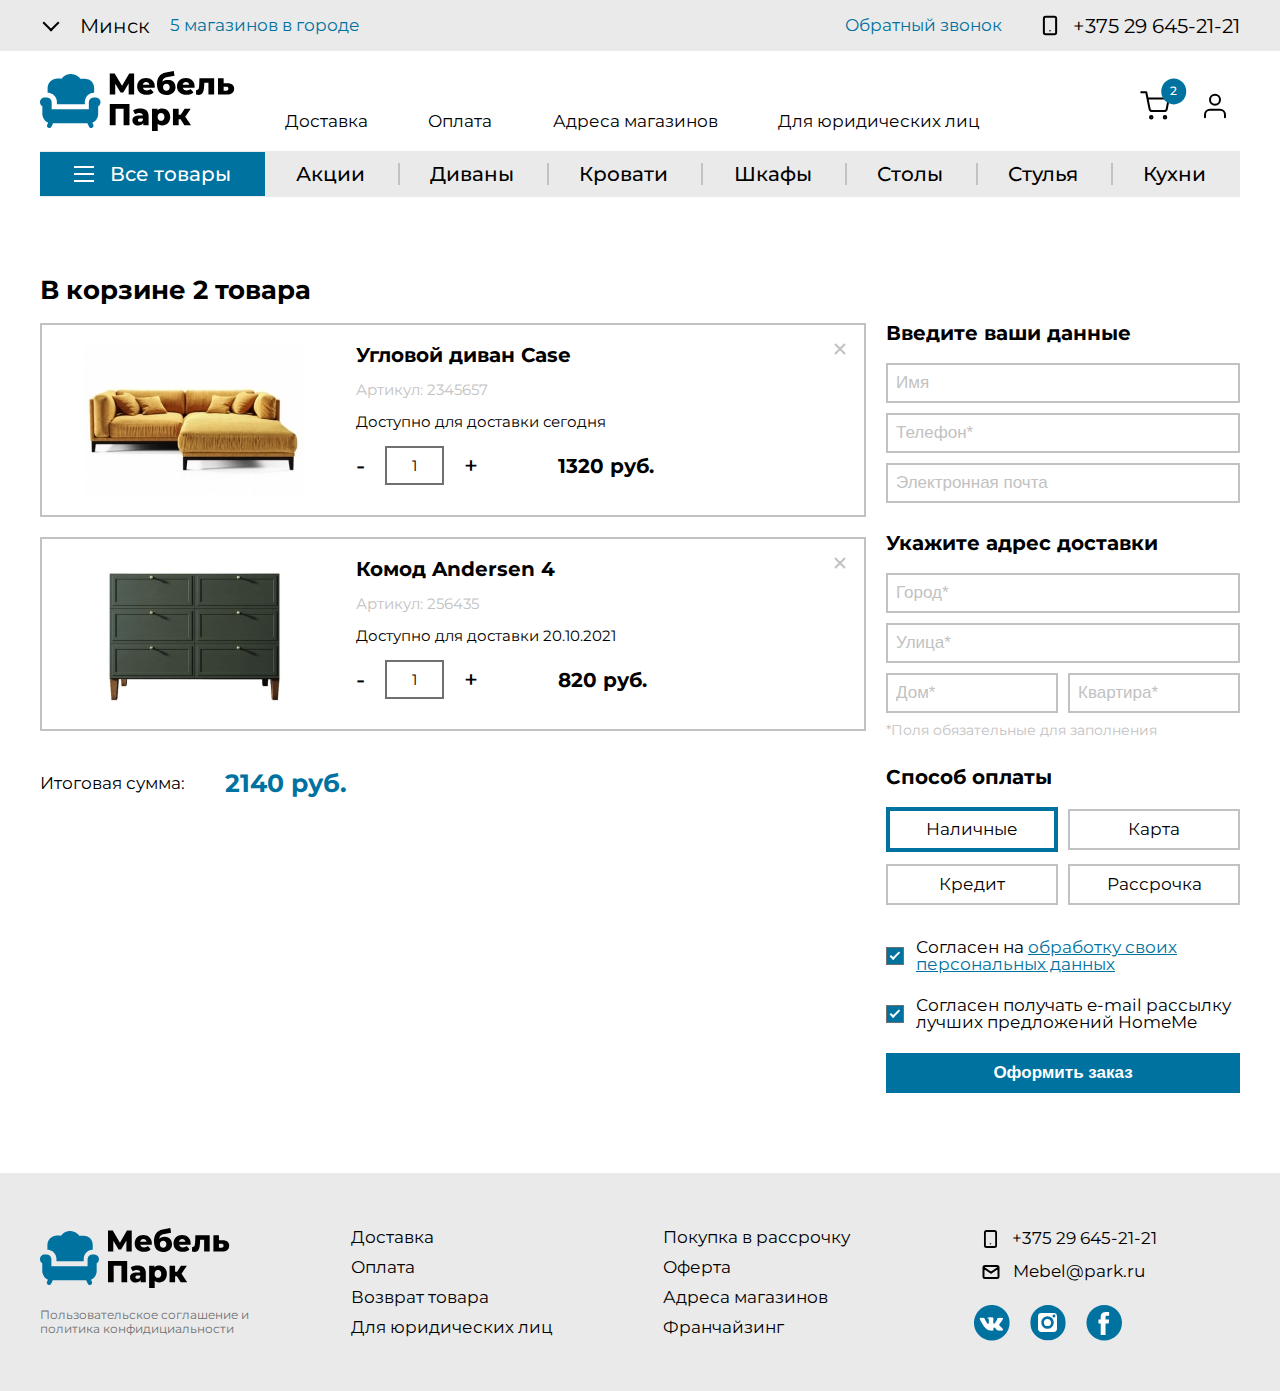
<file: basket.html>
<!DOCTYPE html>
<html lang="ru">
<head>
    <meta charset="UTF-8">
    <link rel="preconnect" href="https://fonts.gstatic.com">
    <link href="https://fonts.googleapis.com/css2?family=Montserrat:wght@400;500;600;700&family=Roboto&display=swap" rel="stylesheet">
    <link rel="stylesheet" type="text/css" href="assets/css/slick.css"/>
    <link rel="stylesheet" href="assets/css/style.min.css">
    
    <!-- Useful meta tags -->
    <meta http-equiv="x-ua-compatible" content="ie=edge">
    <meta name="viewport" content="width=device-width, initial-scale=1, shrink-to-fit=no">
    <meta name="robots" content="index, follow">
    <meta name="google" content="notranslate">
    <meta name="format-detection" content="telephone=no">
    <meta name="description" content="">
    
    <title>Basket</title>
</head>
<body>

    <div class="page">
        <header class="header" id="header">
            <div class="header__top" id="header-top">
                <div class="container">
                    <div class="header__top-inner">
                        <div class="header__top-left" id="headerTopLeft">
                            <nav class="header__top-menu menu">
                                <ul class="menu__list">
                                    <li class="menu__item">
                                        <a href="#" class="menu__link" data-click="#submenu-top">Минск</a>
        
                                        <ul class="submenu submenu--top" id="submenu-top">
                                            <li>
                                                <a class="submenu__link" href="#">Брест</a>
                                            </li>
                                            <li>
                                                <a class="submenu__link" href="#">Витебск</a>
                                            </li>
                                            <li>
                                                <a class="submenu__link" href="#">Гомель</a>
                                            </li>
                                            <li>
                                                <a class="submenu__link" href="#">Гродно</a>
                                            </li>
                                            <li>
                                                <a class="submenu__link" href="#">Минск</a>
                                            </li>
                                            <li>
                                                <a class="submenu__link" href="#">Могилев</a>
                                            </li>
                                            <li>
                                                <a class="submenu__link" href="#">Пинск</a>
                                            </li>
                                            <li>
                                                <a class="submenu__link" href="#">Бобруйск</a>
                                            </li>
                                            <li>
                                                <a class="submenu__link" href="#">Барановичи</a>
                                            </li>
                                            <li>
                                                <a class="submenu__link" href="#">Москва</a>
                                            </li>
                                            <li>
                                                <a class="submenu__link" href="#">Санкт-Петербург</a>
                                            </li>
                                        </ul>
                                    </li>
                                </ul>
                            </nav>
                            <div class="header__link">5 магазинов в городе</div>
                        </div><!-- /.header__top-left -->
                        <div class="header__top-right" id="headerTopRight">
                            <a href="#" class="header__link" data-modal="#callback">Обратный звонок</a>
                            <a class="contacts__phone contacts__phone--header" href="tel:375296452121">
                                <svg class="contacts__phone-icon" width="36" height="35" viewBox="0 0 36 35" fill="none" xmlns="http://www.w3.org/2000/svg">
                                    <path d="M22.375 8.75H13.625C12.6585 8.75 11.875 9.5335 11.875 10.5V24.5C11.875 25.4665 12.6585 26.25 13.625 26.25H22.375C23.3415 26.25 24.125 25.4665 24.125 24.5V10.5C24.125 9.5335 23.3415 8.75 22.375 8.75Z" stroke="black" stroke-width="2" stroke-linecap="round" stroke-linejoin="round"/>
                                    <circle cx="18" cy="22.75" r="0.5" stroke="black" stroke-width="0.75"/>
                                </svg>
                                
                                <div>+375 29 645-21-21</div>
                            </a>
                            <button class="burger burger--mobile" type="button" id="navToggle">
                                <span>Открыть навигацию</span>
                            </button>
                        </div>
                    </div><!-- /.header__top-inner -->
                </div><!-- /.container -->
            </div><!-- /.header__top -->
            <div class="header__bottom" id="header-bottom">
                <div class="container">
                    <div class="header__info">
                        <a class="header__logo" id="logo" href="index.html">
                            <img src="./assets/images/logo.svg" alt="logo">
                        </a>
                        <a href="#" class="header__info-link">Доставка</a>
                        <a href="#" class="header__info-link">Оплата</a>
                        <a href="contacts.html" class="header__info-link">Адреса магазинов</a>
                        <a href="#" class="header__info-link">Для юридических лиц</a>
        
                        <div class="header__icons" id="header-icons">
                            <a class="header__basket" href="basket.html">
                                <img src="./assets/images/header/basket.svg" alt="basket">
                                <span class="productsCount">2</span>
                            </a>
                            <a href="#">
                                <img src="./assets/images/header/user.svg" alt="user">
                            </a>
                        </div>
                    </div>
        
                    <nav class="nav">
                        <ul class="nav__list">
                            <li class="nav__item">
                                <a class="nav__link has-subnav" data-click="#submenu-bottom" href="#">
                                <button class="burger" type="button">
                                    <span>Открыть навигацию</span>
                                </button>
                                Все товары</a>
        
                                <ul class="submenu submenu--bottom" id="submenu-bottom">
                                    <li>
                                        <a class="submenu__link" href="catalog-cupboards.html">Шкафы</a>
                                    </li>
                                    <li>
                                        <a class="submenu__link" href="catalog-sofas.html">Диваны</a>
                                    </li>
                                    <li>
                                        <a class="submenu__link" href="catalog-beds.html">Кровати</a>
                                    </li>
                                    <li>
                                        <a class="submenu__link" href="404.html">Акции</a>
                                    </li>
                                    <li>
                                        <a class="submenu__link" href="catalog-tables.html">Столы</a>
                                    </li>
                                    <li>
                                        <a class="submenu__link" href="catalog-chairs.html">Стулья</a>
                                    </li>
                                    <li>
                                        <a class="submenu__link" href="404.html">Кухни</a>
                                    </li>
                                </ul>
                            </li>
                            <li class="nav__item">
                                <a class="nav__link" href="404.html">Акции</a>
                            </li>
                            <li class="nav__item">
                                <a class="nav__link" href="catalog-sofas.html">Диваны</a>
                            </li>
                            <li class="nav__item">
                                <a class="nav__link" href="catalog-beds.html">Кровати</a>
                            </li>
                            <li class="nav__item">
                                <a class="nav__link" href="catalog-cupboards.html">Шкафы</a>
                            </li>
                            <li class="nav__item">
                                <a class="nav__link" href="catalog-tables.html">Столы</a>
                            </li>
                            <li class="nav__item">
                                <a class="nav__link" href="catalog-chairs.html">Стулья</a>
                            </li>
                            <li class="nav__item">
                                <a class="nav__link" href="404.html">Кухни</a>
                            </li>
                        </ul>
                    </nav>
                </div>
            </div><!-- /.header__bottom -->
            <div class="header__bottom header__bottom--fixed" id="fixed-header">
                <div class="container">
                    <div class="header__info-fixed">
                        <a class="header__logo" href="index.html">
                            <img src="./assets/images/logo.svg" alt="logo">
                        </a>
                        <a href="#" class="header__info-link">Доставка</a>
                        <a href="#" class="header__info-link">Оплата</a>
                        <a href="contacts.html" class="header__info-link">Адреса магазинов</a>
                        <a href="#" class="header__info-link">Для юридических лиц</a>
        
                        <div class="header__icons">
                            <a class="header__basket" href="basket.html">
                                <img src="./assets/images/header/basket.svg" alt="basket">
                                <span class="productsCount">2</span>
                            </a>
                            <a href="#">
                                <img src="./assets/images/header/user.svg" alt="user">
                            </a>
                        </div>
                    </div>
        
                    <nav class="nav">
                        <ul class="nav__list">
                            <li class="nav__item">
                                <a class="nav__link has-subnav" data-click="#submenu-bottom-fixed" href="#">
                                <button class="burger" type="button">
                                    <span>Открыть навигацию</span>
                                </button>
                                Все товары</a>
        
                                <ul class="submenu submenu--bottom" id="submenu-bottom-fixed">
                                    <li>
                                        <a class="submenu__link" href="catalog-cupboards.html">Шкафы</a>
                                    </li>
                                    <li>
                                        <a class="submenu__link" href="catalog-sofas.html">Диваны</a>
                                    </li>
                                    <li>
                                        <a class="submenu__link" href="catalog-beds.html">Кровати</a>
                                    </li>
                                    <li>
                                        <a class="submenu__link" href="404.html">Акции</a>
                                    </li>
                                    <li>
                                        <a class="submenu__link" href="catalog-tables.html">Столы</a>
                                    </li>
                                    <li>
                                        <a class="submenu__link" href="catalog-chairs.html">Стулья</a>
                                    </li>
                                    <li>
                                        <a class="submenu__link" href="404.html">Кухни</a>
                                    </li>
                                </ul>
                            </li>
                            <li class="nav__item">
                                <a class="nav__link" href="404.html">Акции</a>
                            </li>
                            <li class="nav__item">
                                <a class="nav__link" href="catalog-sofas.html">Диваны</a>
                            </li>
                            <li class="nav__item">
                                <a class="nav__link" href="catalog-beds.html">Кровати</a>
                            </li>
                            <li class="nav__item">
                                <a class="nav__link" href="catalog-cupboards.html">Шкафы</a>
                            </li>
                            <li class="nav__item">
                                <a class="nav__link" href="catalog-tables.html">Столы</a>
                            </li>
                            <li class="nav__item">
                                <a class="nav__link" href="catalog-chairs.html">Стулья</a>
                            </li>
                            <li class="nav__item">
                                <a class="nav__link" href="404.html">Кухни</a>
                            </li>
                        </ul>
                    </nav>
                </div>
            </div><!-- /.header__bottom -->
        </header>    
        <main class="main">
            <div class="container">
                
                <!-- Basket -->
                <section class="basket">
                    <h2 class="basket__title">В корзине 2 товара</h2>
                    <div class="basket__inner">
                        <div class="basket__cards">
                            <div class="basket__card" id="close">
                                <div class="basket__img">
                                    <picture>
                                        <source srcset="./assets/images/cards/card20.jpg" media="(max-width: 768px)">
                                        <img src="./assets/images/cards/card18.jpg" alt="">
                                    </picture>
                                </div>
                                <div class="basket__card-content">
                                    <div class="basket__card-title">Угловой диван Case</div>
                                    <div class="basket__card-subtitle">Артикул: 2345657</div>
                                    <div class="basket__card-info">Доступно для доставки сегодня</div>
                                    <div class="basket__counter">
                                        <div class="basket__count">
                                            <span class="basket__count-remove" data-remove="#product1">-</span>
                                            <span class="basket__count-number" id="product1">1</span>
                                            <span class="basket__count-add" data-add="#product1">+</span>
                                        </div>
                                        <div class="basket__card-price"><span class="basket-price">1320</span> руб.</div>
                                    </div>
                                </div>
                                <a href="#" class="btn close" data-click="#close">
                                    <svg width="12" height="12" viewBox="0 0 12 12" fill="none" xmlns="http://www.w3.org/2000/svg">
                                        <path d="M10.5 1.5L1.5 10.5M1.5 1.5L10.5 10.5" stroke="#C2C2C2" stroke-width="2"
                                            stroke-linecap="round" stroke-linejoin="round" />
                                    </svg>
                                </a>
                            </div><!-- /.basket__card -->
                
                            <div class="basket__card" id="close1">
                                <div class="basket__img">
                                    <picture>
                                        <source srcset="./assets/images/cards/card21.jpg" media="(max-width: 768px)">
                                        <img src="./assets/images/cards/card19.jpg" alt="">
                                    </picture>
                                </div>
                                <div class="basket__card-content">
                                    <div class="basket__card-title">Комод Andersen 4</div>
                                    <div class="basket__card-subtitle">Артикул: 256435</div>
                                    <div class="basket__card-info">Доступно для доставки 20.10.2021</div>
                                    <div class="basket__counter">
                                        <div class="basket__count">
                                            <span class="basket__count-remove" data-remove="#product2">-</span>
                                            <span class="basket__count-number" id="product2">1</span>
                                            <span class="basket__count-add" data-add="#product2">+</span>
                                        </div>
                                        <div class="basket__card-price"><span class="basket-price">820</span> руб.</div>
                                    </div>
                                </div>
                                <a href="#" class="btn close" data-click="#close1">
                                    <svg width="12" height="12" viewBox="0 0 12 12" fill="none" xmlns="http://www.w3.org/2000/svg">
                                        <path d="M10.5 1.5L1.5 10.5M1.5 1.5L10.5 10.5" stroke="#C2C2C2" stroke-width="2"
                                            stroke-linecap="round" stroke-linejoin="round" />
                                    </svg>
                                </a>
                            </div><!-- /.basket__card -->
                            <div class="basket__total-price">Итоговая сумма: <span><span id="total-price">2140</span> руб.</span></div>
                        </div><!-- /.basket__cards -->
                
                        <div class="basket__data">
                            <form class="form" action="/" method="/">
                                <div class="form__item">
                                    <div class="form__title">Введите ваши данные</div>
                                    <input type="text" class="form__input" name="name" placeholder="Имя">
                                    <input type="text" class="form__input" name="phone" placeholder="Телефон*">
                                    <input type="text" class="form__input" name="email" placeholder="Электронная почта">
                                </div>
                                <div class="form__item">
                                    <div class="form__title">Укажите адрес доставки</div>
                                    <input type="text" class="form__input" name="city" placeholder="Город*">
                                    <input type="text" class="form__input" name="street" placeholder="Улица*">
                                    <div class="form__group">
                                        <input type="text" class="form__input" name="house" placeholder="Дом*">
                                        <input type="text" class="form__input" name="flat" placeholder="Квартира*">
                                    </div>
                                    <div class="form__info">*Поля обязательные для заполнения</div>
                                </div>
                                <div class="form__item">
                                    <div class="form__title">Способ оплаты</div>
                                    <div class="filter__radio_btns">
                                        <div class="filter__radio_btn">
                                            <input id="radio-1" type="radio" name="radio" value="1" checked>
                                            <label for="radio-1">Наличные</label>
                                        </div>
                                        <div class="filter__radio_btn">
                                            <input id="radio-2" type="radio" name="radio" value="1">
                                            <label for="radio-2">Карта</label>
                                        </div>
                                        <div class="filter__radio_btn">
                                            <input id="radio-3" type="radio" name="radio" value="1">
                                            <label for="radio-3">Кредит</label>
                                        </div>
                                        <div class="filter__radio_btn">
                                            <input id="radio-4" type="radio" name="radio" value="1">
                                            <label for="radio-4">Рассрочка</label>
                                        </div>
                                    </div>
                                </div>
                                <div class="form__item">
                                    <input class="filter__input" id="ch1" type="checkbox" name="checkbox" checked>
                                    <label for="ch1" class="filter__cheboxes form__checkbox">
                                        <span>Согласен на <a href="#">обработку своих персональных данных</a></span>
                                    </label>
                
                                    <input class="filter__input" id="ch2" type="checkbox" name="checkbox" checked>
                                    <label for="ch2" class="filter__cheboxes form__checkbox">
                                        <span>Согласен получать e-mail рассылку лучших предложений HomeMe</span>
                                    </label>
                                    <button class="btn btn--basket" type="submit">Оформить заказ</button>
                                </div>
                            </form>
                        </div><!-- /.basket__data -->
                    </div><!-- /.basket__inner -->
                </section><!-- /.basket -->
            </div>
        </main>
        
        <footer class="footer">
            <div class="container">
                <div class="footer__inner">
                    <div class="footer__item">
                        <a href="index.html" class="footer__logo">
                            <img src="./assets/images/logo.svg" alt="logo">
                        </a>
                        <a class="footer__politics" href="#">Пользовательское соглашение и политика конфидициальности</a>
                    </div>
                    <div class="footer__item">
                        <a href="#" class="footer__link">Доставка</a>
                        <a href="#" class="footer__link">Оплата</a>
                        <a href="#" class="footer__link">Возврат товара</a>
                        <a href="#" class="footer__link">Для юридических лиц</a>
                    </div>
                    <div class="footer__item">
                        <a href="#" class="footer__link">Покупка в рассрочку</a>
                        <a href="#" class="footer__link">Оферта</a>
                        <a href="contacts.html" class="footer__link">Адреса магазинов</a>
                        <a href="#" class="footer__link">Франчайзинг</a>
                    </div>
                    <div class="footer__item">
                        <div class="contacts">
                            <a class="contacts__phone contacts__phone--footer" href="tel:375296452121">
                                <svg class="contacts__phone-icon" width="33" height="32" viewBox="0 0 36 35" fill="none"
                                    xmlns="http://www.w3.org/2000/svg">
                                    <path
                                        d="M22.375 8.75H13.625C12.6585 8.75 11.875 9.5335 11.875 10.5V24.5C11.875 25.4665 12.6585 26.25 13.625 26.25H22.375C23.3415 26.25 24.125 25.4665 24.125 24.5V10.5C24.125 9.5335 23.3415 8.75 22.375 8.75Z"
                                        stroke="black" stroke-width="2" stroke-linecap="round" stroke-linejoin="round" />
                                    <circle cx="18" cy="22.75" r="0.5" stroke="black" stroke-width="0.75" />
                                </svg>
        
                                <div>+375 29 645-21-21</div>
                            </a>
                            <a href="mailto:Mebel@park.ru" class="footer__email">
                                <svg class="footer__email-icon" width="30" height="30" viewBox="0 0 30 30" fill="none"
                                    xmlns="http://www.w3.org/2000/svg">
                                    <path
                                        d="M22.5 10.5C22.5 9.675 21.825 9 21 9H9C8.175 9 7.5 9.675 7.5 10.5M22.5 10.5V19.5C22.5 20.325 21.825 21 21 21H9C8.175 21 7.5 20.325 7.5 19.5V10.5M22.5 10.5L15 15.75L7.5 10.5"
                                        stroke="#000" stroke-width="2" stroke-linecap="round" stroke-linejoin="round" />
                                </svg>
                                Mebel@park.ru
                            </a>
                        </div>
                        <div class="socials">
                            <a href="#" class="social__link">
                                <img src="./assets/images/socials/vk.png" alt="vk">
                            </a>
                            <a href="#" class="social__link">
                                <img src="./assets/images/socials/instagram.svg" alt="instagram">
                            </a>
                            <a href="#" class="social__link">
                                <img src="./assets/images/socials/facebook.svg" alt="facebook">
                            </a>
                        </div>
                    </div>
                </div>
            </div>
        </footer>    </div>

    <div class="modal" id="callback">
        <div class="modal__content">
            <a href="#" class="btn close" data-close>
                <svg width="12" height="12" viewBox="0 0 12 12" fill="none" xmlns="http://www.w3.org/2000/svg">
                    <path d="M10.5 1.5L1.5 10.5M1.5 1.5L10.5 10.5" stroke="#C2C2C2" stroke-width="2" stroke-linecap="round"
                        stroke-linejoin="round" />
                </svg>
            </a>
    
            <h1 class="modal__title">Заказать звонок</h1>
            <div class="modal__subtitle">Оставьте ваши контакты и наш менеджер свяжется с вами</div>
    
            <form action="/" class="modal__form">
                <input type="text" class="form__input" name="name" placeholder="Имя">
                <input type="text" class="form__input" name="phone" placeholder="Телефон*">
                <button class="btn btn--modal" type="submit">Оформить заказ</button>
            </form>
    
            <div class="modal__info">Нажимая на кнопку вы даете согласие на обработку <a href="#" class="modal__link">персональных данных</a></div>
        </div>
    </div>    <div class="modal" id="modal_response">
        <div class="modal__content">
            <a href="#" class="btn close" data-close>
                <svg width="12" height="12" viewBox="0 0 12 12" fill="none" xmlns="http://www.w3.org/2000/svg">
                    <path d="M10.5 1.5L1.5 10.5M1.5 1.5L10.5 10.5" stroke="#C2C2C2" stroke-width="2" stroke-linecap="round"
                        stroke-linejoin="round" />
                </svg>
            </a>
    
            <h1 class="modal__title">Благодарим за запись</h1>
            <div class="modal__subtitle">менеджер свяжется с Вами в течении 10 минут</div>
        </div>
    </div>
    <script src="https://code.jquery.com/jquery-3.6.0.min.js"></script>
    <script src="assets/js/jquery-ui.min.js"></script>
    <script type="text/javascript" src="assets/js/slick.min.js"></script>
    <script src="assets/js/app.js"></script>
</body>
</html>
</file>
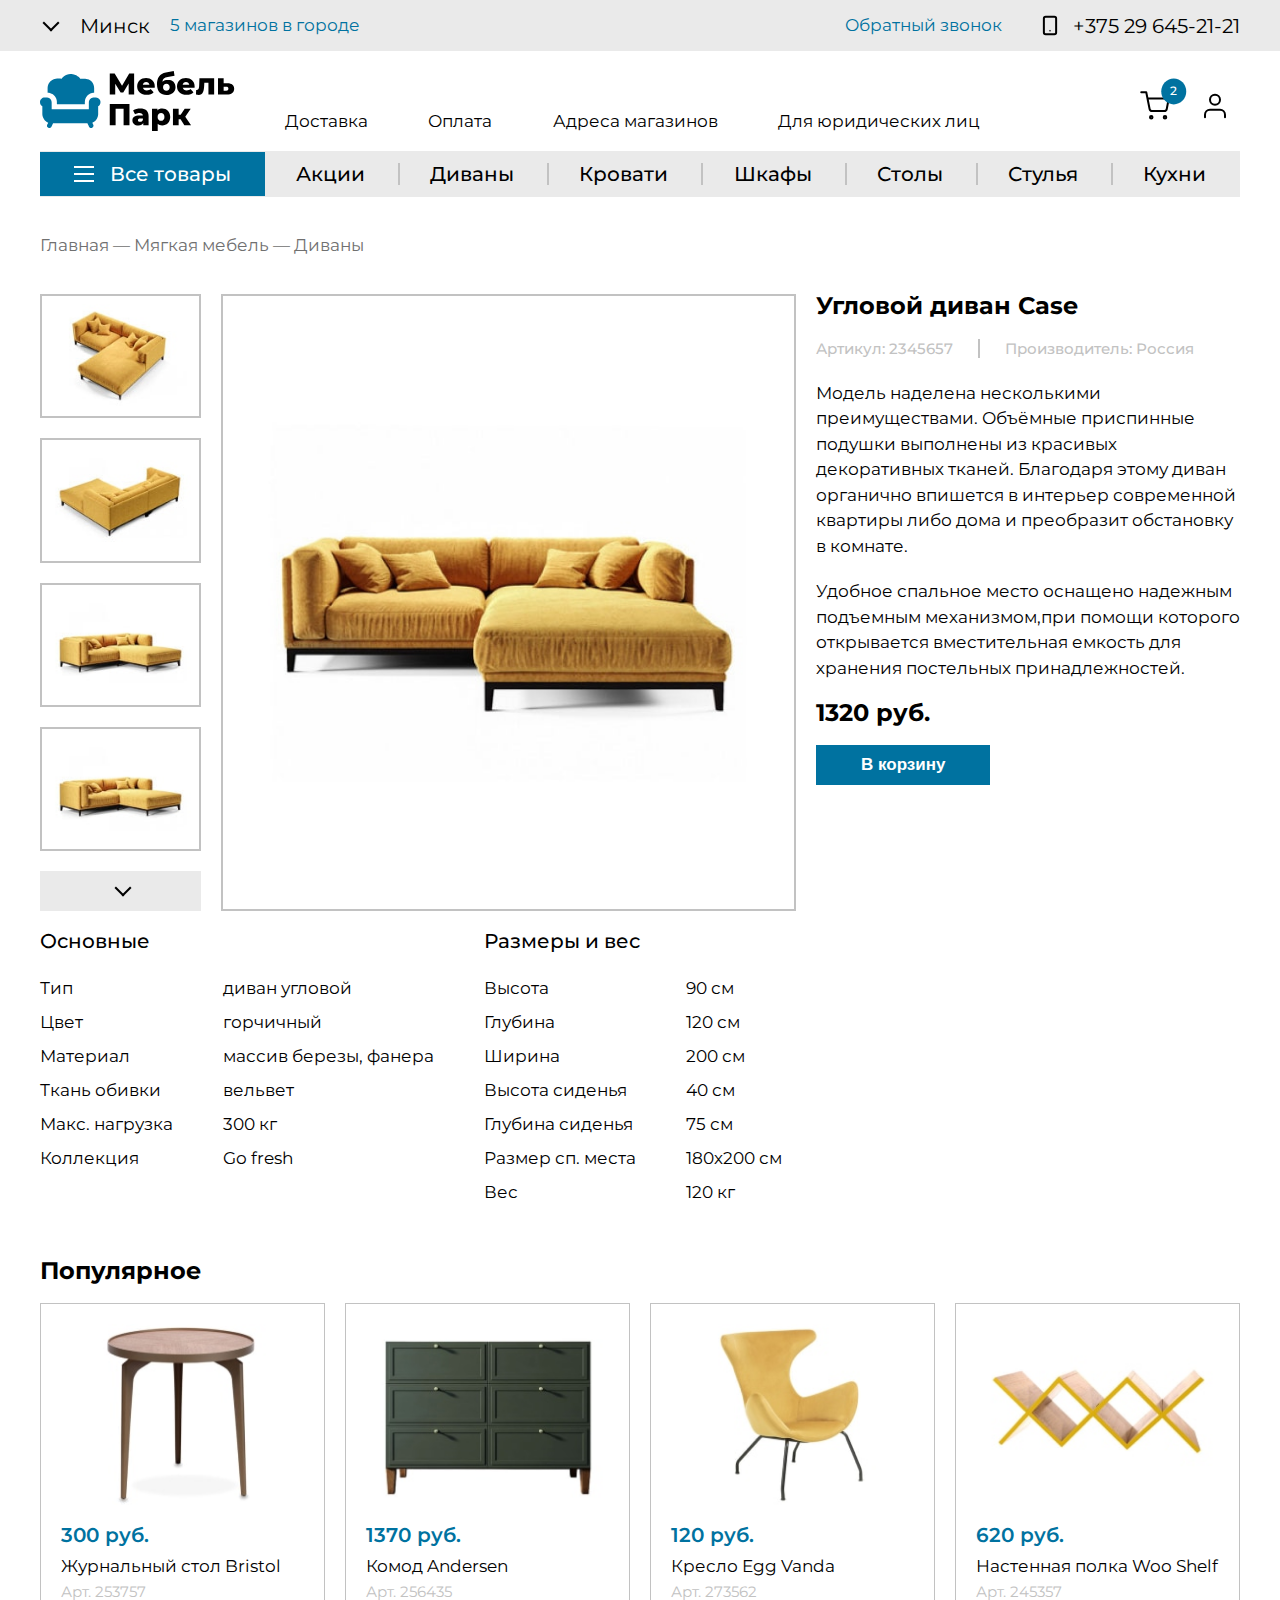
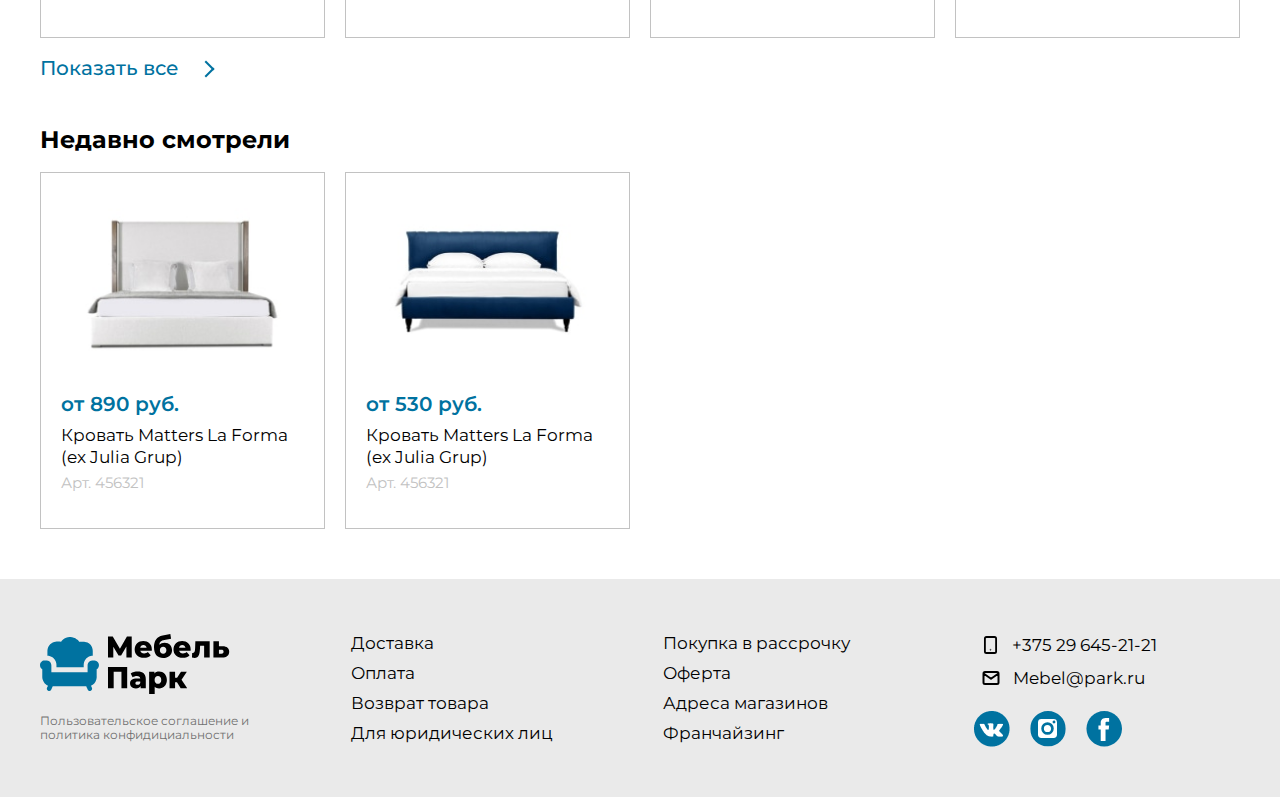
<file: card.html>
<!DOCTYPE html>
<html lang="ru">
<head>
    <meta charset="UTF-8">
    <link rel="preconnect" href="https://fonts.gstatic.com">
    <link href="https://fonts.googleapis.com/css2?family=Montserrat:wght@400;500;600;700&family=Roboto&display=swap" rel="stylesheet">
    <link rel="stylesheet" type="text/css" href="assets/css/slick.css"/>
    <link rel="stylesheet" href="assets/css/style.min.css">
    
    <!-- Useful meta tags -->
    <meta http-equiv="x-ua-compatible" content="ie=edge">
    <meta name="viewport" content="width=device-width, initial-scale=1, shrink-to-fit=no">
    <meta name="robots" content="index, follow">
    <meta name="google" content="notranslate">
    <meta name="format-detection" content="telephone=no">
    <meta name="description" content="">
    
    <title>Card</title>
</head>
<body>

    <div class="page">
        <header class="header" id="header">
            <div class="header__top" id="header-top">
                <div class="container">
                    <div class="header__top-inner">
                        <div class="header__top-left" id="headerTopLeft">
                            <nav class="header__top-menu menu">
                                <ul class="menu__list">
                                    <li class="menu__item">
                                        <a href="#" class="menu__link" data-click="#submenu-top">Минск</a>
        
                                        <ul class="submenu submenu--top" id="submenu-top">
                                            <li>
                                                <a class="submenu__link" href="#">Брест</a>
                                            </li>
                                            <li>
                                                <a class="submenu__link" href="#">Витебск</a>
                                            </li>
                                            <li>
                                                <a class="submenu__link" href="#">Гомель</a>
                                            </li>
                                            <li>
                                                <a class="submenu__link" href="#">Гродно</a>
                                            </li>
                                            <li>
                                                <a class="submenu__link" href="#">Минск</a>
                                            </li>
                                            <li>
                                                <a class="submenu__link" href="#">Могилев</a>
                                            </li>
                                            <li>
                                                <a class="submenu__link" href="#">Пинск</a>
                                            </li>
                                            <li>
                                                <a class="submenu__link" href="#">Бобруйск</a>
                                            </li>
                                            <li>
                                                <a class="submenu__link" href="#">Барановичи</a>
                                            </li>
                                            <li>
                                                <a class="submenu__link" href="#">Москва</a>
                                            </li>
                                            <li>
                                                <a class="submenu__link" href="#">Санкт-Петербург</a>
                                            </li>
                                        </ul>
                                    </li>
                                </ul>
                            </nav>
                            <div class="header__link">5 магазинов в городе</div>
                        </div><!-- /.header__top-left -->
                        <div class="header__top-right" id="headerTopRight">
                            <a href="#" class="header__link" data-modal="#callback">Обратный звонок</a>
                            <a class="contacts__phone contacts__phone--header" href="tel:375296452121">
                                <svg class="contacts__phone-icon" width="36" height="35" viewBox="0 0 36 35" fill="none" xmlns="http://www.w3.org/2000/svg">
                                    <path d="M22.375 8.75H13.625C12.6585 8.75 11.875 9.5335 11.875 10.5V24.5C11.875 25.4665 12.6585 26.25 13.625 26.25H22.375C23.3415 26.25 24.125 25.4665 24.125 24.5V10.5C24.125 9.5335 23.3415 8.75 22.375 8.75Z" stroke="black" stroke-width="2" stroke-linecap="round" stroke-linejoin="round"/>
                                    <circle cx="18" cy="22.75" r="0.5" stroke="black" stroke-width="0.75"/>
                                </svg>
                                
                                <div>+375 29 645-21-21</div>
                            </a>
                            <button class="burger burger--mobile" type="button" id="navToggle">
                                <span>Открыть навигацию</span>
                            </button>
                        </div>
                    </div><!-- /.header__top-inner -->
                </div><!-- /.container -->
            </div><!-- /.header__top -->
            <div class="header__bottom" id="header-bottom">
                <div class="container">
                    <div class="header__info">
                        <a class="header__logo" id="logo" href="index.html">
                            <img src="./assets/images/logo.svg" alt="logo">
                        </a>
                        <a href="#" class="header__info-link">Доставка</a>
                        <a href="#" class="header__info-link">Оплата</a>
                        <a href="contacts.html" class="header__info-link">Адреса магазинов</a>
                        <a href="#" class="header__info-link">Для юридических лиц</a>
        
                        <div class="header__icons" id="header-icons">
                            <a class="header__basket" href="basket.html">
                                <img src="./assets/images/header/basket.svg" alt="basket">
                                <span class="productsCount">2</span>
                            </a>
                            <a href="#">
                                <img src="./assets/images/header/user.svg" alt="user">
                            </a>
                        </div>
                    </div>
        
                    <nav class="nav">
                        <ul class="nav__list">
                            <li class="nav__item">
                                <a class="nav__link has-subnav" data-click="#submenu-bottom" href="#">
                                <button class="burger" type="button">
                                    <span>Открыть навигацию</span>
                                </button>
                                Все товары</a>
        
                                <ul class="submenu submenu--bottom" id="submenu-bottom">
                                    <li>
                                        <a class="submenu__link" href="catalog-cupboards.html">Шкафы</a>
                                    </li>
                                    <li>
                                        <a class="submenu__link" href="catalog-sofas.html">Диваны</a>
                                    </li>
                                    <li>
                                        <a class="submenu__link" href="catalog-beds.html">Кровати</a>
                                    </li>
                                    <li>
                                        <a class="submenu__link" href="404.html">Акции</a>
                                    </li>
                                    <li>
                                        <a class="submenu__link" href="catalog-tables.html">Столы</a>
                                    </li>
                                    <li>
                                        <a class="submenu__link" href="catalog-chairs.html">Стулья</a>
                                    </li>
                                    <li>
                                        <a class="submenu__link" href="404.html">Кухни</a>
                                    </li>
                                </ul>
                            </li>
                            <li class="nav__item">
                                <a class="nav__link" href="404.html">Акции</a>
                            </li>
                            <li class="nav__item">
                                <a class="nav__link" href="catalog-sofas.html">Диваны</a>
                            </li>
                            <li class="nav__item">
                                <a class="nav__link" href="catalog-beds.html">Кровати</a>
                            </li>
                            <li class="nav__item">
                                <a class="nav__link" href="catalog-cupboards.html">Шкафы</a>
                            </li>
                            <li class="nav__item">
                                <a class="nav__link" href="catalog-tables.html">Столы</a>
                            </li>
                            <li class="nav__item">
                                <a class="nav__link" href="catalog-chairs.html">Стулья</a>
                            </li>
                            <li class="nav__item">
                                <a class="nav__link" href="404.html">Кухни</a>
                            </li>
                        </ul>
                    </nav>
                </div>
            </div><!-- /.header__bottom -->
            <div class="header__bottom header__bottom--fixed" id="fixed-header">
                <div class="container">
                    <div class="header__info-fixed">
                        <a class="header__logo" href="index.html">
                            <img src="./assets/images/logo.svg" alt="logo">
                        </a>
                        <a href="#" class="header__info-link">Доставка</a>
                        <a href="#" class="header__info-link">Оплата</a>
                        <a href="contacts.html" class="header__info-link">Адреса магазинов</a>
                        <a href="#" class="header__info-link">Для юридических лиц</a>
        
                        <div class="header__icons">
                            <a class="header__basket" href="basket.html">
                                <img src="./assets/images/header/basket.svg" alt="basket">
                                <span class="productsCount">2</span>
                            </a>
                            <a href="#">
                                <img src="./assets/images/header/user.svg" alt="user">
                            </a>
                        </div>
                    </div>
        
                    <nav class="nav">
                        <ul class="nav__list">
                            <li class="nav__item">
                                <a class="nav__link has-subnav" data-click="#submenu-bottom-fixed" href="#">
                                <button class="burger" type="button">
                                    <span>Открыть навигацию</span>
                                </button>
                                Все товары</a>
        
                                <ul class="submenu submenu--bottom" id="submenu-bottom-fixed">
                                    <li>
                                        <a class="submenu__link" href="catalog-cupboards.html">Шкафы</a>
                                    </li>
                                    <li>
                                        <a class="submenu__link" href="catalog-sofas.html">Диваны</a>
                                    </li>
                                    <li>
                                        <a class="submenu__link" href="catalog-beds.html">Кровати</a>
                                    </li>
                                    <li>
                                        <a class="submenu__link" href="404.html">Акции</a>
                                    </li>
                                    <li>
                                        <a class="submenu__link" href="catalog-tables.html">Столы</a>
                                    </li>
                                    <li>
                                        <a class="submenu__link" href="catalog-chairs.html">Стулья</a>
                                    </li>
                                    <li>
                                        <a class="submenu__link" href="404.html">Кухни</a>
                                    </li>
                                </ul>
                            </li>
                            <li class="nav__item">
                                <a class="nav__link" href="404.html">Акции</a>
                            </li>
                            <li class="nav__item">
                                <a class="nav__link" href="catalog-sofas.html">Диваны</a>
                            </li>
                            <li class="nav__item">
                                <a class="nav__link" href="catalog-beds.html">Кровати</a>
                            </li>
                            <li class="nav__item">
                                <a class="nav__link" href="catalog-cupboards.html">Шкафы</a>
                            </li>
                            <li class="nav__item">
                                <a class="nav__link" href="catalog-tables.html">Столы</a>
                            </li>
                            <li class="nav__item">
                                <a class="nav__link" href="catalog-chairs.html">Стулья</a>
                            </li>
                            <li class="nav__item">
                                <a class="nav__link" href="404.html">Кухни</a>
                            </li>
                        </ul>
                    </nav>
                </div>
            </div><!-- /.header__bottom -->
        </header>    
        <main class="main">
            <div class="container">
                
                <div class="catalog__item">
                    <a href="index.html" class="catalog__link">Главная</a><span> — Мягкая мебель</span><span> — Диваны</span>
                </div>
                
                <!-- Card -->
                <div class="card">
                    <div class="card__inner">
                        <div class="card__item card__item--photos">
                            <div class="card__pic"></div>
                            <div class="card__pic"></div>
                            <div class="card__pic"></div>
                            <div class="card__pic"></div>
                            <div class="card__pic"></div>
                            <a href="#" class="card__btn"></a>
                        </div>
                        <div class="card__item card__item--content">
                            <div class="card__header">
                                <h1 class="cards__title">Угловой диван Case</h1>
                                <div class="card__subtitle">
                                    <span>Артикул: 2345657</span><span>Производитель: Россия</span>
                                </div>
                            </div>
                            <a href="#" class="card__link" data-click="#card-content">Подробнее</a>
                            <div class="card__content" id="card-content">
                                <p class="card__text">
                                    Модель наделена несколькими преимуществами. Объёмные приспинные подушки выполнены из красивых
                                    декоративных тканей. Благодаря этому диван органично впишется в интерьер современной квартиры
                                    либо дома
                                    и преобразит обстановку в комнате.
                                </p>
                                <p class="card__text">
                                    Удобное спальное место оснащено надежным подъемным механизмом,при помощи которого открывается
                                    вместительная емкость для хранения постельных принадлежностей.
                                </p>
                            </div>
                            <div class="card__price">1320 руб.</div>
                            <button class="btn btn--big" id="addToBasket" type="button">В корзину</button>
                        </div>
                    </div>
                </div><!-- /.card -->
                
                <!-- Info -->
                <div class="info">
                    <div class="info__inner">
                        <div class="info__item">
                            <div class="info__title">Основные</div>
                            <div class="info__content">
                                <div class="info__text">Тип</div>
                                <div class="info__text">Цвет</div>
                                <div class="info__text">Материал</div>
                                <div class="info__text">Ткань обивки</div>
                                <div class="info__text">Макс. нагрузка</div>
                                <div class="info__text">Коллекция</div>
                            </div>
                            <div class="info__content">
                                <div class="info__text">диван угловой</div>
                                <div class="info__text">горчичный</div>
                                <div class="info__text">массив березы, фанера</div>
                                <div class="info__text">вельвет</div>
                                <div class="info__text">300 кг</div>
                                <div class="info__text">Go fresh</div>
                            </div>
                        </div>
                        <div class="info__item">
                            <div class="info__title">Размеры и вес</div>
                            <div class="info__content">
                                <div class="info__text">Высота</div>
                                <div class="info__text">Глубина</div>
                                <div class="info__text">Ширина</div>
                                <div class="info__text">Высота сиденья</div>
                                <div class="info__text">Глубина сиденья</div>
                                <div class="info__text">Размер сп. места</div>
                                <div class="info__text">Вес</div>
                            </div>
                            <div class="info__content">
                                <div class="info__text">90 см</div>
                                <div class="info__text">120 см</div>
                                <div class="info__text">200 см</div>
                                <div class="info__text">40 см</div>
                                <div class="info__text">75 см</div>
                                <div class="info__text">180х200 см</div>
                                <div class="info__text">120 кг</div>
                            </div>
                        </div>
                    </div>
                </div><!-- /.info -->
                
                <!-- Cards -->
                <div class="cards">
                    <h1 class="cards__title">Популярное</h1>
                    <div class="cards__inner" id="cards">
                        <div class="cards__item cards__item--main">
                            <a href="#" class="cards__link">
                                <img src="./assets/images/cards/card17.jpg" alt="Стол">
                                <div class="cards__price">300 руб.</div>
                                <div class="cards__name">Журнальный стол Bristol</div>
                            </a>
                            <div class="cards__art">Арт. 253757</div>
                        </div>
                        <div class="cards__item cards__item--main">
                            <a href="#" class="cards__link">
                                <img src="./assets/images/cards/card10.jpg" alt="Диван">
                                <div class="cards__price">1370 руб.</div>
                                <div class="cards__name">Комод Andersen</div>
                            </a>
                            <div class="cards__art">Арт. 256435</div>
                        </div>
                        <div class="cards__item cards__item--main">
                            <a href="#" class="cards__link">
                                <img src="./assets/images/cards/card11.jpg" alt="Стул">
                                <div class="cards__price">120 руб.</div>
                                <div class="cards__name">Кресло Egg Vanda</div>
                            </a>
                            <div class="cards__art">Арт. 273562</div>
                        </div>
                        <div class="cards__item cards__item--main">
                            <a href="#" class="cards__link">
                                <img src="./assets/images/cards/card12.jpg" alt="Кресло">
                                <div class="cards__price">620 руб.</div>
                                <div class="cards__name">Настенная полка Woo Shelf</div>
                            </a>
                            <div class="cards__art">Арт. 245357</div>
                        </div>
                        <div class="cards__item cards__item--main">
                            <a href="#" class="cards__link">
                                <img src="./assets/images/cards/card1.jpg" alt="Кресло">
                                <div class="cards__price">120 руб.</div>
                                <div class="cards__name">Стол Egg Vanda</div>
                            </a>
                            <div class="cards__art">Арт. 245352</div>
                        </div>
                        <div class="cards__item cards__item--main">
                            <a href="#" class="cards__link">
                                <img src="./assets/images/cards/card13.jpg" alt="Кресло">
                                <div class="cards__price">1370 руб.</div>
                                <div class="cards__name">Диван Sorrento Garda Decor</div>
                            </a>
                            <div class="cards__art">Арт. 245355</div>
                        </div>
                        <div class="cards__item cards__item--main">
                            <a href="#" class="cards__link">
                                <img src="./assets/images/cards/card14.jpg" alt="Кресло">
                                <div class="cards__price">840 руб.</div>
                                <div class="cards__name">Диван Vinny 3</div>
                            </a>
                            <div class="cards__art">Арт. 245350</div>
                        </div>
                    </div><!-- /.cards__inner -->
                    <a href="#" class="cards__btn" data-click="#cards">Показать все</a>
                </div><!-- /.cards -->
                
                <!-- Cards -->
                <div class="cards">
                    <h1 class="cards__title">Недавно смотрели</h1>
                    <div class="cards__inner" id="cards1">
                        <div class="cards__item cards__item--main">
                            <a href="#" class="cards__link">
                                <img src="./assets/images/cards/card15.jpg" alt="Стол">
                                <div class="cards__price">от 890 руб.</div>
                                <div class="cards__name">Кровать Matters La Forma (ex Julia Grup)</div>
                            </a>
                            <div class="cards__art">Арт. 456321</div>
                        </div>
                        <div class="cards__item cards__item--main">
                            <a href="#" class="cards__link">
                                <img src="./assets/images/cards/card16.jpg" alt="Диван">
                                <div class="cards__price">от 530 руб.</div>
                                <div class="cards__name">Кровать Matters La Forma (ex Julia Grup)</div>
                            </a>
                            <div class="cards__art">Арт. 456321</div>
                        </div>
                    </div><!-- /.cards__inner -->
                    <a href="#" class="cards__btn cards__btn--popular" data-click="#cards1">Показать все</a>
                </div><!-- /.cards -->
            </div>
        </main>
        
        <footer class="footer">
            <div class="container">
                <div class="footer__inner">
                    <div class="footer__item">
                        <a href="index.html" class="footer__logo">
                            <img src="./assets/images/logo.svg" alt="logo">
                        </a>
                        <a class="footer__politics" href="#">Пользовательское соглашение и политика конфидициальности</a>
                    </div>
                    <div class="footer__item">
                        <a href="#" class="footer__link">Доставка</a>
                        <a href="#" class="footer__link">Оплата</a>
                        <a href="#" class="footer__link">Возврат товара</a>
                        <a href="#" class="footer__link">Для юридических лиц</a>
                    </div>
                    <div class="footer__item">
                        <a href="#" class="footer__link">Покупка в рассрочку</a>
                        <a href="#" class="footer__link">Оферта</a>
                        <a href="contacts.html" class="footer__link">Адреса магазинов</a>
                        <a href="#" class="footer__link">Франчайзинг</a>
                    </div>
                    <div class="footer__item">
                        <div class="contacts">
                            <a class="contacts__phone contacts__phone--footer" href="tel:375296452121">
                                <svg class="contacts__phone-icon" width="33" height="32" viewBox="0 0 36 35" fill="none"
                                    xmlns="http://www.w3.org/2000/svg">
                                    <path
                                        d="M22.375 8.75H13.625C12.6585 8.75 11.875 9.5335 11.875 10.5V24.5C11.875 25.4665 12.6585 26.25 13.625 26.25H22.375C23.3415 26.25 24.125 25.4665 24.125 24.5V10.5C24.125 9.5335 23.3415 8.75 22.375 8.75Z"
                                        stroke="black" stroke-width="2" stroke-linecap="round" stroke-linejoin="round" />
                                    <circle cx="18" cy="22.75" r="0.5" stroke="black" stroke-width="0.75" />
                                </svg>
        
                                <div>+375 29 645-21-21</div>
                            </a>
                            <a href="mailto:Mebel@park.ru" class="footer__email">
                                <svg class="footer__email-icon" width="30" height="30" viewBox="0 0 30 30" fill="none"
                                    xmlns="http://www.w3.org/2000/svg">
                                    <path
                                        d="M22.5 10.5C22.5 9.675 21.825 9 21 9H9C8.175 9 7.5 9.675 7.5 10.5M22.5 10.5V19.5C22.5 20.325 21.825 21 21 21H9C8.175 21 7.5 20.325 7.5 19.5V10.5M22.5 10.5L15 15.75L7.5 10.5"
                                        stroke="#000" stroke-width="2" stroke-linecap="round" stroke-linejoin="round" />
                                </svg>
                                Mebel@park.ru
                            </a>
                        </div>
                        <div class="socials">
                            <a href="#" class="social__link">
                                <img src="./assets/images/socials/vk.png" alt="vk">
                            </a>
                            <a href="#" class="social__link">
                                <img src="./assets/images/socials/instagram.svg" alt="instagram">
                            </a>
                            <a href="#" class="social__link">
                                <img src="./assets/images/socials/facebook.svg" alt="facebook">
                            </a>
                        </div>
                    </div>
                </div>
            </div>
        </footer>    </div>

    <div class="modal" id="callback">
        <div class="modal__content">
            <a href="#" class="btn close" data-close>
                <svg width="12" height="12" viewBox="0 0 12 12" fill="none" xmlns="http://www.w3.org/2000/svg">
                    <path d="M10.5 1.5L1.5 10.5M1.5 1.5L10.5 10.5" stroke="#C2C2C2" stroke-width="2" stroke-linecap="round"
                        stroke-linejoin="round" />
                </svg>
            </a>
    
            <h1 class="modal__title">Заказать звонок</h1>
            <div class="modal__subtitle">Оставьте ваши контакты и наш менеджер свяжется с вами</div>
    
            <form action="/" class="modal__form">
                <input type="text" class="form__input" name="name" placeholder="Имя">
                <input type="text" class="form__input" name="phone" placeholder="Телефон*">
                <button class="btn btn--modal" type="submit">Оформить заказ</button>
            </form>
    
            <div class="modal__info">Нажимая на кнопку вы даете согласие на обработку <a href="#" class="modal__link">персональных данных</a></div>
        </div>
    </div>    <div class="modal" id="modal_response">
        <div class="modal__content">
            <a href="#" class="btn close" data-close>
                <svg width="12" height="12" viewBox="0 0 12 12" fill="none" xmlns="http://www.w3.org/2000/svg">
                    <path d="M10.5 1.5L1.5 10.5M1.5 1.5L10.5 10.5" stroke="#C2C2C2" stroke-width="2" stroke-linecap="round"
                        stroke-linejoin="round" />
                </svg>
            </a>
    
            <h1 class="modal__title">Благодарим за запись</h1>
            <div class="modal__subtitle">менеджер свяжется с Вами в течении 10 минут</div>
        </div>
    </div>
    <script src="https://code.jquery.com/jquery-3.6.0.min.js"></script>
    <script src="assets/js/jquery-ui.min.js"></script>
    <script type="text/javascript" src="assets/js/slick.min.js"></script>
    <script src="assets/js/app.js"></script>
</body>
</html>
</file>
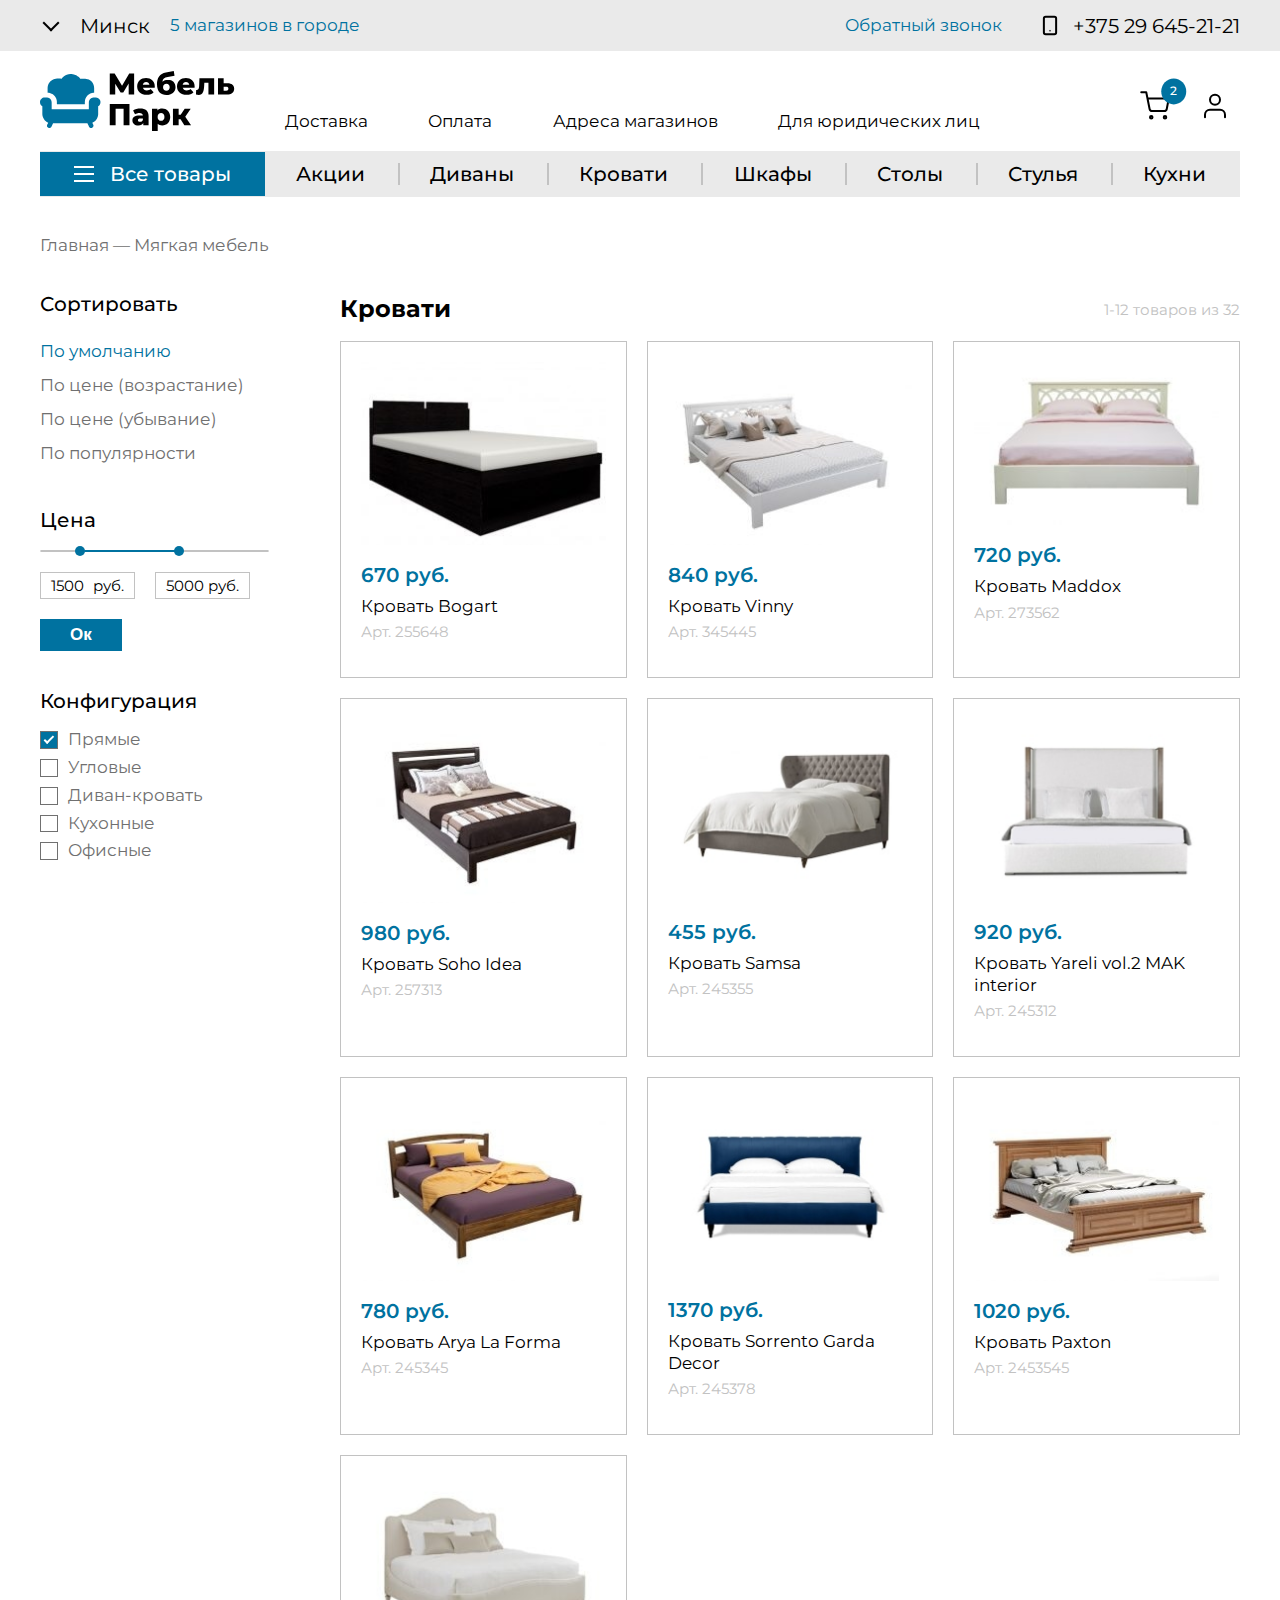
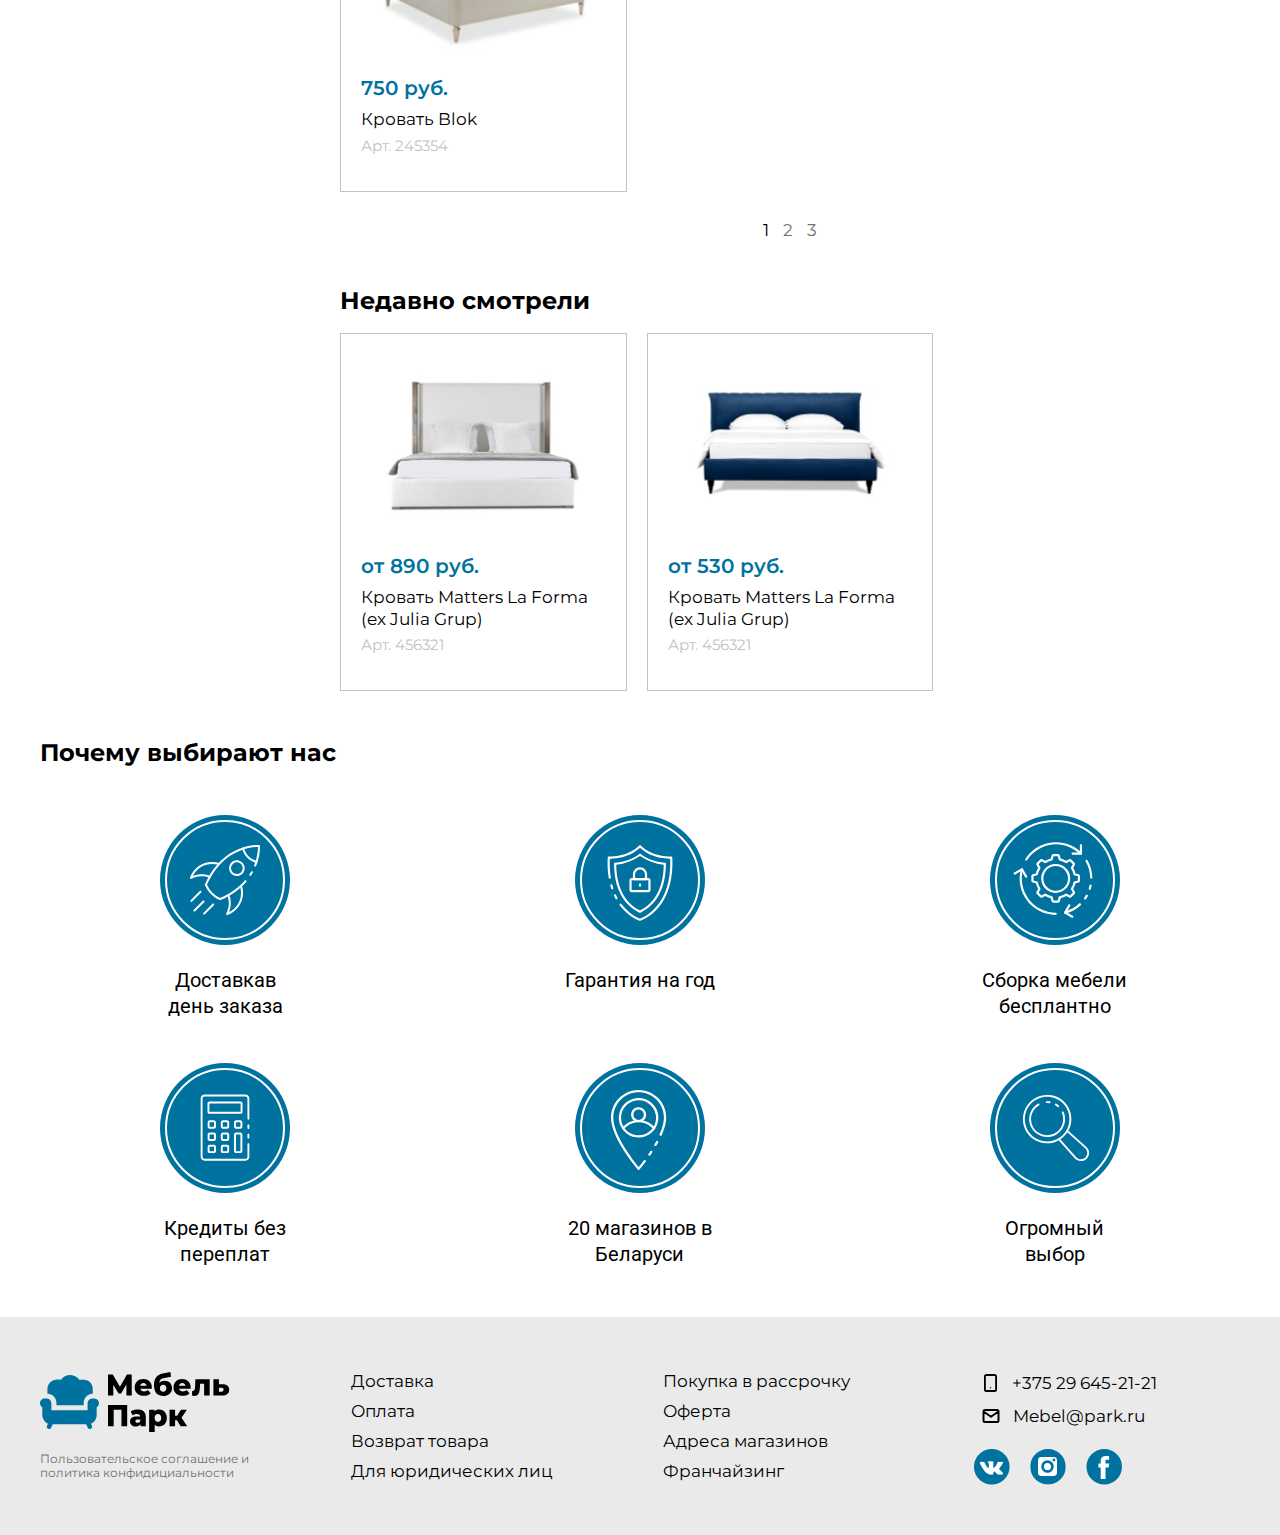
<file: catalog-beds.html>
<!DOCTYPE html>
<html lang="ru">
<head>
    <meta charset="UTF-8">
    <link rel="preconnect" href="https://fonts.gstatic.com">
    <link href="https://fonts.googleapis.com/css2?family=Montserrat:wght@400;500;600;700&family=Roboto&display=swap" rel="stylesheet">
    <link rel="stylesheet" type="text/css" href="assets/css/slick.css"/>
    <link rel="stylesheet" href="assets/css/style.min.css">
    
    <!-- Useful meta tags -->
    <meta http-equiv="x-ua-compatible" content="ie=edge">
    <meta name="viewport" content="width=device-width, initial-scale=1, shrink-to-fit=no">
    <meta name="robots" content="index, follow">
    <meta name="google" content="notranslate">
    <meta name="format-detection" content="telephone=no">
    <meta name="description" content="">
    
    <title>Beds</title>
</head>
<body>

    <div class="page">
        <header class="header" id="header">
            <div class="header__top" id="header-top">
                <div class="container">
                    <div class="header__top-inner">
                        <div class="header__top-left" id="headerTopLeft">
                            <nav class="header__top-menu menu">
                                <ul class="menu__list">
                                    <li class="menu__item">
                                        <a href="#" class="menu__link" data-click="#submenu-top">Минск</a>
        
                                        <ul class="submenu submenu--top" id="submenu-top">
                                            <li>
                                                <a class="submenu__link" href="#">Брест</a>
                                            </li>
                                            <li>
                                                <a class="submenu__link" href="#">Витебск</a>
                                            </li>
                                            <li>
                                                <a class="submenu__link" href="#">Гомель</a>
                                            </li>
                                            <li>
                                                <a class="submenu__link" href="#">Гродно</a>
                                            </li>
                                            <li>
                                                <a class="submenu__link" href="#">Минск</a>
                                            </li>
                                            <li>
                                                <a class="submenu__link" href="#">Могилев</a>
                                            </li>
                                            <li>
                                                <a class="submenu__link" href="#">Пинск</a>
                                            </li>
                                            <li>
                                                <a class="submenu__link" href="#">Бобруйск</a>
                                            </li>
                                            <li>
                                                <a class="submenu__link" href="#">Барановичи</a>
                                            </li>
                                            <li>
                                                <a class="submenu__link" href="#">Москва</a>
                                            </li>
                                            <li>
                                                <a class="submenu__link" href="#">Санкт-Петербург</a>
                                            </li>
                                        </ul>
                                    </li>
                                </ul>
                            </nav>
                            <div class="header__link">5 магазинов в городе</div>
                        </div><!-- /.header__top-left -->
                        <div class="header__top-right" id="headerTopRight">
                            <a href="#" class="header__link" data-modal="#callback">Обратный звонок</a>
                            <a class="contacts__phone contacts__phone--header" href="tel:375296452121">
                                <svg class="contacts__phone-icon" width="36" height="35" viewBox="0 0 36 35" fill="none" xmlns="http://www.w3.org/2000/svg">
                                    <path d="M22.375 8.75H13.625C12.6585 8.75 11.875 9.5335 11.875 10.5V24.5C11.875 25.4665 12.6585 26.25 13.625 26.25H22.375C23.3415 26.25 24.125 25.4665 24.125 24.5V10.5C24.125 9.5335 23.3415 8.75 22.375 8.75Z" stroke="black" stroke-width="2" stroke-linecap="round" stroke-linejoin="round"/>
                                    <circle cx="18" cy="22.75" r="0.5" stroke="black" stroke-width="0.75"/>
                                </svg>
                                
                                <div>+375 29 645-21-21</div>
                            </a>
                            <button class="burger burger--mobile" type="button" id="navToggle">
                                <span>Открыть навигацию</span>
                            </button>
                        </div>
                    </div><!-- /.header__top-inner -->
                </div><!-- /.container -->
            </div><!-- /.header__top -->
            <div class="header__bottom" id="header-bottom">
                <div class="container">
                    <div class="header__info">
                        <a class="header__logo" id="logo" href="index.html">
                            <img src="./assets/images/logo.svg" alt="logo">
                        </a>
                        <a href="#" class="header__info-link">Доставка</a>
                        <a href="#" class="header__info-link">Оплата</a>
                        <a href="contacts.html" class="header__info-link">Адреса магазинов</a>
                        <a href="#" class="header__info-link">Для юридических лиц</a>
        
                        <div class="header__icons" id="header-icons">
                            <a class="header__basket" href="basket.html">
                                <img src="./assets/images/header/basket.svg" alt="basket">
                                <span class="productsCount">2</span>
                            </a>
                            <a href="#">
                                <img src="./assets/images/header/user.svg" alt="user">
                            </a>
                        </div>
                    </div>
        
                    <nav class="nav">
                        <ul class="nav__list">
                            <li class="nav__item">
                                <a class="nav__link has-subnav" data-click="#submenu-bottom" href="#">
                                <button class="burger" type="button">
                                    <span>Открыть навигацию</span>
                                </button>
                                Все товары</a>
        
                                <ul class="submenu submenu--bottom" id="submenu-bottom">
                                    <li>
                                        <a class="submenu__link" href="catalog-cupboards.html">Шкафы</a>
                                    </li>
                                    <li>
                                        <a class="submenu__link" href="catalog-sofas.html">Диваны</a>
                                    </li>
                                    <li>
                                        <a class="submenu__link" href="catalog-beds.html">Кровати</a>
                                    </li>
                                    <li>
                                        <a class="submenu__link" href="404.html">Акции</a>
                                    </li>
                                    <li>
                                        <a class="submenu__link" href="catalog-tables.html">Столы</a>
                                    </li>
                                    <li>
                                        <a class="submenu__link" href="catalog-chairs.html">Стулья</a>
                                    </li>
                                    <li>
                                        <a class="submenu__link" href="404.html">Кухни</a>
                                    </li>
                                </ul>
                            </li>
                            <li class="nav__item">
                                <a class="nav__link" href="404.html">Акции</a>
                            </li>
                            <li class="nav__item">
                                <a class="nav__link" href="catalog-sofas.html">Диваны</a>
                            </li>
                            <li class="nav__item">
                                <a class="nav__link" href="catalog-beds.html">Кровати</a>
                            </li>
                            <li class="nav__item">
                                <a class="nav__link" href="catalog-cupboards.html">Шкафы</a>
                            </li>
                            <li class="nav__item">
                                <a class="nav__link" href="catalog-tables.html">Столы</a>
                            </li>
                            <li class="nav__item">
                                <a class="nav__link" href="catalog-chairs.html">Стулья</a>
                            </li>
                            <li class="nav__item">
                                <a class="nav__link" href="404.html">Кухни</a>
                            </li>
                        </ul>
                    </nav>
                </div>
            </div><!-- /.header__bottom -->
            <div class="header__bottom header__bottom--fixed" id="fixed-header">
                <div class="container">
                    <div class="header__info-fixed">
                        <a class="header__logo" href="index.html">
                            <img src="./assets/images/logo.svg" alt="logo">
                        </a>
                        <a href="#" class="header__info-link">Доставка</a>
                        <a href="#" class="header__info-link">Оплата</a>
                        <a href="contacts.html" class="header__info-link">Адреса магазинов</a>
                        <a href="#" class="header__info-link">Для юридических лиц</a>
        
                        <div class="header__icons">
                            <a class="header__basket" href="basket.html">
                                <img src="./assets/images/header/basket.svg" alt="basket">
                                <span class="productsCount">2</span>
                            </a>
                            <a href="#">
                                <img src="./assets/images/header/user.svg" alt="user">
                            </a>
                        </div>
                    </div>
        
                    <nav class="nav">
                        <ul class="nav__list">
                            <li class="nav__item">
                                <a class="nav__link has-subnav" data-click="#submenu-bottom-fixed" href="#">
                                <button class="burger" type="button">
                                    <span>Открыть навигацию</span>
                                </button>
                                Все товары</a>
        
                                <ul class="submenu submenu--bottom" id="submenu-bottom-fixed">
                                    <li>
                                        <a class="submenu__link" href="catalog-cupboards.html">Шкафы</a>
                                    </li>
                                    <li>
                                        <a class="submenu__link" href="catalog-sofas.html">Диваны</a>
                                    </li>
                                    <li>
                                        <a class="submenu__link" href="catalog-beds.html">Кровати</a>
                                    </li>
                                    <li>
                                        <a class="submenu__link" href="404.html">Акции</a>
                                    </li>
                                    <li>
                                        <a class="submenu__link" href="catalog-tables.html">Столы</a>
                                    </li>
                                    <li>
                                        <a class="submenu__link" href="catalog-chairs.html">Стулья</a>
                                    </li>
                                    <li>
                                        <a class="submenu__link" href="404.html">Кухни</a>
                                    </li>
                                </ul>
                            </li>
                            <li class="nav__item">
                                <a class="nav__link" href="404.html">Акции</a>
                            </li>
                            <li class="nav__item">
                                <a class="nav__link" href="catalog-sofas.html">Диваны</a>
                            </li>
                            <li class="nav__item">
                                <a class="nav__link" href="catalog-beds.html">Кровати</a>
                            </li>
                            <li class="nav__item">
                                <a class="nav__link" href="catalog-cupboards.html">Шкафы</a>
                            </li>
                            <li class="nav__item">
                                <a class="nav__link" href="catalog-tables.html">Столы</a>
                            </li>
                            <li class="nav__item">
                                <a class="nav__link" href="catalog-chairs.html">Стулья</a>
                            </li>
                            <li class="nav__item">
                                <a class="nav__link" href="404.html">Кухни</a>
                            </li>
                        </ul>
                    </nav>
                </div>
            </div><!-- /.header__bottom -->
        </header>    
        <main class="main">
            <div class="container">
                
                <!-- Catalog -->
                <div class="catalog">
                    <div class="catalog__inner">
                        <div class="filter">
                            <div class="catalog__item">
                                <a href="index.html" class="catalog__link">Главная</a><span> — Мягкая мебель</span>
                            </div>
                            <div class="filter__item">
                                <div class="filter__title">Сортировать</div>
                                <a href="#" class="filter__link active">По умолчанию</a>
                                <a href="#" class="filter__link">По цене (возрастание)</a>
                                <a href="#" class="filter__link">По цене (убывание)</a>
                                <a href="#" class="filter__link">По популярности</a>
                            </div>
                            <div class="filter__item">
                                <div class="filter__title">Цена</div>
                                <div class="filter__widget">
                                    <div id="slider"></div>
                                    <div class="filter__amount">
                                        <span class="filter__amount-lower">
                                            <span id="lower"></span><span>руб.</span>
                                        </span>
                                        <span class="filter__amount-upper">
                                            <span id="upper"></span><span>руб.</span>
                                        </span>
                                    </div>
                                    <button class="btn btn--sm" type="submit">Ок</button>
                                </div>
                            </div>
                            <div class="filter__item">
                                <div class="filter__title">Конфигурация</div>
                                <input class="filter__input" id="ch1" type="checkbox" checked>
                                <label for="ch1" class="filter__cheboxes">Прямые</label>
                
                                <input class="filter__input" id="ch2" type="checkbox">
                                <label for="ch2" class="filter__cheboxes">Угловые</label>
                
                                <input class="filter__input" id="ch3" type="checkbox">
                                <label for="ch3" class="filter__cheboxes">Диван-кровать</label>
                
                                <input class="filter__input" id="ch4" type="checkbox">
                                <label for="ch4" class="filter__cheboxes">Кухонные</label>
                
                                <input class="filter__input" id="ch5" type="checkbox">
                                <label for="ch5" class="filter__cheboxes">Офисные</label>
                            </div>
                        </div><!-- /.filter -->
                    </div><!-- /.catalog__inner -->
                </div><!-- /.catalog -->
                
                <!-- Cards -->
                <div class="cards cards--catalog">
                    <div class="catalog__product">
                        <h1 class="cards__title">Кровати</h1>
                        <div>1-12 товаров из 32</div>
                    </div>
                    <div class="cards__inner cards__inner--catalog" id="cards3">
                        <div class="cards__item cards__item--catalog">
                            <a href="card.html" class="cards__link">
                                <img src="./assets/images/cards/beds/card22.jpg" alt="Стол">
                                <div class="cards__price">670 руб.</div>
                                <div class="cards__name">Кровать Bogart</div>
                            </a>
                            <div class="cards__art">Арт. 255648</div>
                        </div>
                        <div class="cards__item cards__item--catalog">
                            <a href="card.html" class="cards__link">
                                <img src="./assets/images/cards/beds/card23.jpg" alt="Диван">
                                <div class="cards__price">840 руб.</div>
                                <div class="cards__name">Кровать Vinny</div>
                            </a>
                            <div class="cards__art">Арт. 345445</div>
                        </div>
                        <div class="cards__item cards__item--catalog">
                            <a href="card.html" class="cards__link">
                                <img src="./assets/images/cards/beds/card24.jpg" alt="Стул">
                                <div class="cards__price">720 руб.</div>
                                <div class="cards__name">Кровать Maddox</div>
                            </a>
                            <div class="cards__art">Арт. 273562</div>
                        </div>
                        <div class="cards__item cards__item--catalog">
                            <a href="card.html" class="cards__link">
                                <img src="./assets/images/cards/beds/card25.jpg" alt="Кресло">
                                <div class="cards__price">980 руб.</div>
                                <div class="cards__name">Кровать Soho Idea</div>
                            </a>
                            <div class="cards__art">Арт. 257313</div>
                        </div>
                        <div class="cards__item cards__item--catalog">
                            <a href="card.html" class="cards__link">
                                <img src="./assets/images/cards/card6.jpg" alt="Кресло">
                                <div class="cards__price">455 руб.</div>
                                <div class="cards__name">Кровать Samsa</div>
                            </a>
                            <div class="cards__art">Арт. 245355</div>
                        </div>
                        <div class="cards__item cards__item--catalog">
                            <a href="card.html" class="cards__link">
                                <img src="./assets/images/cards/card15.jpg" alt="Кресло">
                                <div class="cards__price">920 руб.</div>
                                <div class="cards__name">Кровать Yareli vol.2 MAK interior</div>
                            </a>
                            <div class="cards__art">Арт. 245312</div>
                        </div>
                        <div class="cards__item cards__item--catalog">
                            <a href="card.html" class="cards__link">
                                <img src="./assets/images/cards/beds/card26.jpg" alt="Кресло">
                                <div class="cards__price">780 руб.</div>
                                <div class="cards__name">Кровать Arya La Forma</div>
                            </a>
                            <div class="cards__art">Арт. 245345</div>
                        </div>
                        <div class="cards__item cards__item--catalog">
                            <a href="card.html" class="cards__link">
                                <img src="./assets/images/cards/card16.jpg" alt="Кресло">
                                <div class="cards__price">1370 руб.</div>
                                <div class="cards__name">Кровать Sorrento Garda Decor</div>
                            </a>
                            <div class="cards__art">Арт. 245378</div>
                        </div>
                        <div class="cards__item cards__item--catalog">
                            <a href="card.html" class="cards__link">
                                <img src="./assets/images/cards/beds/card27.jpg" alt="Кресло">
                                <div class="cards__price">1020 руб.</div>
                                <div class="cards__name">Кровать Paxton</div>
                            </a>
                            <div class="cards__art">Арт. 2453545</div>
                        </div>
                        <div class="cards__item cards__item--catalog">
                            <a href="card.html" class="cards__link">
                                <img src="./assets/images/cards/beds/card28.jpg" alt="Кресло">
                                <div class="cards__price">750 руб.</div>
                                <div class="cards__name">Кровать Blok</div>
                            </a>
                            <div class="cards__art">Арт. 245354</div>
                        </div>
                    </div><!-- /.cards__inner -->
                    <a href="#" class="cards__btn cards__btn--catalog" data-click="#cards3">Показать все</a>
                    <div class="pagination">
                        <a href="#" class="pagination__link active">1</a>
                        <a href="#" class="pagination__link">2</a>
                        <a href="#" class="pagination__link">3</a>
                    </div>
                </div><!-- /.cards -->
                
                <!-- Cards -->
                <div class="cards cards--catalog">
                    <h1 class="cards__title">Недавно смотрели</h1>
                    <div class="cards__inner cards__inner--catalog" id="cards4">
                        <div class="cards__item cards__item--main">
                            <a href="card.html" class="cards__link">
                                <img src="./assets/images/cards/card15.jpg" alt="Стол">
                                <div class="cards__price">от 890 руб.</div>
                                <div class="cards__name">Кровать Matters La Forma (ex Julia Grup)</div>
                            </a>
                            <div class="cards__art">Арт. 456321</div>
                        </div>
                        <div class="cards__item cards__item--main">
                            <a href="card.html" class="cards__link">
                                <img src="./assets/images/cards/card16.jpg" alt="Диван">
                                <div class="cards__price">от 530 руб.</div>
                                <div class="cards__name">Кровать Matters La Forma (ex Julia Grup)</div>
                            </a>
                            <div class="cards__art">Арт. 456321</div>
                        </div>
                    </div><!-- /.cards__inner -->
                    <a href="#" class="cards__btn cards__btn--popular" data-click="#cards4">Показать все</a>
                </div><!-- /.cards -->
                
                <!-- Pluses -->
                <div class="pluses">
                    <h1 class="cards__title">Почему выбирают нас</h1>
                    <div class="pluses__inner">
                        <div class="pluses__item">
                            <svg class="pluses__icon" width="130" height="130" viewBox="0 0 130 130" fill="none" xmlns="http://www.w3.org/2000/svg">
                                <circle cx="65" cy="65" r="65" fill="#0072A0" />
                                <circle cx="65" cy="65" r="59" stroke="white" stroke-width="2" />
                                <path
                                    d="M96.4656 47.8489C96.3865 47.8489 96.3075 47.8395 96.2306 47.8209C92.8214 46.9985 89.7059 45.2497 87.2283 42.7676C84.7461 40.2901 82.9973 37.1746 82.175 33.7653C82.1129 33.5073 82.1559 33.2353 82.2944 33.0089C82.4329 32.7826 82.6557 32.6206 82.9137 32.5585C83.1717 32.4965 83.4437 32.5394 83.6701 32.6779C83.8964 32.8165 84.0584 33.0392 84.1205 33.2972C84.857 36.3473 86.422 39.1345 88.6426 41.3513C90.8596 43.5719 93.6467 45.1372 96.6967 45.8744C96.9346 45.9319 97.1431 46.0746 97.2828 46.2755C97.4225 46.4764 97.4838 46.7215 97.4549 46.9645C97.4261 47.2075 97.3092 47.4315 97.1263 47.5942C96.9435 47.7568 96.7073 47.8467 96.4626 47.8469L96.4656 47.8489Z"
                                    fill="white" />
                                <path
                                    d="M90.334 60.8199C90.1419 60.8201 89.9539 60.7645 89.7928 60.6598C89.5697 60.5163 89.4128 60.29 89.3565 60.0308C89.3002 59.7715 89.3492 59.5006 89.4928 59.2775C90.0439 58.4242 90.578 57.536 91.0822 56.6388C91.2122 56.4075 91.4287 56.2372 91.6842 56.1656C91.9397 56.0939 92.2132 56.1267 92.4445 56.2567C92.6758 56.3867 92.8461 56.6032 92.9177 56.8587C92.9894 57.1142 92.9566 57.3877 92.8266 57.619C92.3025 58.5513 91.7463 59.4745 91.1752 60.3617C91.0845 60.5024 90.96 60.618 90.813 60.698C90.666 60.7781 90.5013 60.82 90.334 60.8199Z"
                                    fill="white" />
                                <path
                                    d="M60.1173 85.1361C59.9864 85.1363 59.8569 85.1105 59.7362 85.0601C53.2575 82.3854 48.2852 77.4212 44.9574 70.3063C44.8979 70.1791 44.866 70.0407 44.8636 69.9002C44.8611 69.7598 44.8883 69.6204 44.9434 69.4911C46.1434 66.6577 47.4992 63.8928 49.0044 61.209C49.0264 61.171 49.0504 61.134 49.0754 61.099C51.6448 56.52 54.7326 52.2518 58.2778 48.3787C64.955 41.0674 73.4229 35.6231 82.8461 32.5827C88.0628 30.8048 93.5453 29.9327 99.0562 30.004C99.3008 30.0183 99.5316 30.1218 99.7049 30.2949C99.8782 30.4681 99.9819 30.6988 99.9964 30.9433C100.066 36.4542 99.1939 41.9365 97.4168 47.1534C97.0167 48.4088 96.5596 49.6711 96.0614 50.9024C96.0128 51.025 95.9404 51.1368 95.8484 51.2313C95.7563 51.3259 95.6465 51.4013 95.5252 51.4532C95.4039 51.5051 95.2736 51.5325 95.1417 51.5338C95.0097 51.5351 94.8789 51.5103 94.7566 51.4608C94.6343 51.4114 94.523 51.3382 94.4291 51.2455C94.3352 51.1529 94.2605 51.0425 94.2094 50.9209C94.1584 50.7993 94.1318 50.6687 94.1314 50.5368C94.131 50.4049 94.1567 50.2742 94.207 50.1522C94.6861 48.9669 95.1252 47.7516 95.5123 46.5423C97.0653 41.8403 97.9094 36.9332 98.0169 31.9826C93.0671 32.0884 88.1606 32.9312 83.4592 34.4832C74.3661 37.4209 66.1956 42.6776 59.7532 49.7351C56.2824 53.5248 53.2631 57.7045 50.7559 62.1903C50.7339 62.2283 50.7109 62.2643 50.6858 62.2993C49.314 64.7534 48.0707 67.2771 46.9609 69.8602C50.0357 76.2379 54.3448 80.563 60.1143 83.0486C62.7065 81.9358 65.239 80.6885 67.7012 79.3116C67.7356 79.2868 67.7714 79.2638 67.8082 79.2426C72.2941 76.7355 76.4741 73.7166 80.2644 70.2463C81.8729 68.757 83.3993 67.1813 84.8366 65.5261C85.0101 65.3253 85.2562 65.2016 85.5209 65.1823C85.7856 65.163 86.0471 65.2496 86.2479 65.4231C86.4488 65.5966 86.5724 65.8428 86.5918 66.1074C86.6111 66.3721 86.5245 66.6336 86.351 66.8345C84.8642 68.5454 83.2858 70.1746 81.6228 71.7147C77.7487 75.2628 73.4792 78.3532 68.8985 80.9251C68.8637 80.9502 68.8277 80.9736 68.7905 80.9951C66.1069 82.5001 63.3424 83.8559 60.5094 85.0561C60.3853 85.1088 60.252 85.136 60.1173 85.1361Z"
                                    fill="white" />
                                <path
                                    d="M67.051 100C66.877 100 66.7059 99.9546 66.5549 99.8683C66.4038 99.782 66.2778 99.6577 66.1894 99.5078C66.101 99.3579 66.0533 99.1875 66.0509 99.0135C66.0485 98.8395 66.0915 98.6679 66.1757 98.5156C67.6912 95.7832 68.5846 92.7497 68.7921 89.632C68.9996 86.5143 68.5161 83.3892 67.3761 80.48C67.2796 80.2328 67.2854 79.9574 67.392 79.7143C67.4986 79.4713 67.6975 79.2806 67.9447 79.1842C68.1919 79.0878 68.4674 79.0935 68.7104 79.2002C68.9534 79.3068 69.1441 79.5056 69.2405 79.7528C71.4288 85.3337 71.3725 91.5449 69.0835 97.0853C70.66 96.317 72.1339 95.3539 73.4706 94.2185C76.7175 91.4814 79.0729 87.8368 80.2348 83.7522C81.3968 79.6676 81.3123 75.329 79.9923 71.2927C79.9258 71.0451 79.957 70.7814 80.0794 70.5561C80.2018 70.3307 80.406 70.161 80.6499 70.082C80.8938 70.0029 81.1587 70.0205 81.39 70.1311C81.6213 70.2418 81.8013 70.437 81.8928 70.6765C83.3356 75.0908 83.4272 79.8355 82.1559 84.3022C80.8845 88.7689 78.3081 92.7541 74.7569 95.7469C72.5802 97.5986 70.0743 99.0238 67.3701 99.948C67.2672 99.9826 67.1595 100 67.051 100Z"
                                    fill="white" />
                                <path
                                    d="M30.9999 63.9478C30.8408 63.9477 30.684 63.9097 30.5426 63.837C30.4012 63.7642 30.2791 63.6587 30.1866 63.5293C30.0941 63.4 30.0338 63.2504 30.0106 63.093C29.9875 62.9356 30.0022 62.775 30.0536 62.6245C30.9777 59.9205 32.4029 57.4149 34.2547 55.2386C37.2469 51.6865 41.2321 49.1095 45.699 47.8381C50.166 46.5666 54.9109 46.6588 59.3251 48.1028C59.4558 48.1383 59.5779 48.2 59.684 48.2842C59.7901 48.3683 59.878 48.4732 59.9424 48.5923C60.0068 48.7114 60.0463 48.8424 60.0586 48.9772C60.0708 49.1121 60.0556 49.248 60.0138 49.3768C59.9719 49.5056 59.9044 49.6246 59.8152 49.7265C59.7261 49.8284 59.6171 49.9112 59.495 49.9698C59.3729 50.0283 59.2402 50.0615 59.1049 50.0673C58.9696 50.073 58.8346 50.0512 58.7079 50.0032C54.6709 48.6834 50.3317 48.5997 46.2468 49.7627C42.1618 50.9258 38.5175 53.2826 35.7811 56.5309C34.646 57.8678 33.6829 59.3416 32.9143 60.918C38.4554 58.6304 44.6666 58.5748 50.2478 60.763C50.3701 60.8108 50.4819 60.8822 50.5766 60.9732C50.6714 61.0642 50.7473 61.173 50.8 61.2933C50.8527 61.4137 50.8812 61.5432 50.8838 61.6745C50.8865 61.8059 50.8632 61.9365 50.8154 62.0588C50.7676 62.1812 50.6962 62.2929 50.6052 62.3877C50.5142 62.4824 50.4054 62.5583 50.2851 62.611C50.1647 62.6637 50.0352 62.6922 49.9039 62.6949C49.7725 62.6975 49.642 62.6743 49.5196 62.6265C46.6103 61.4862 43.485 61.0025 40.3671 61.21C37.2492 61.4175 34.2156 62.3111 31.483 63.8268C31.3349 63.9076 31.1686 63.9492 30.9999 63.9478Z"
                                    fill="white" />
                                <path
                                    d="M44.1032 99.617C43.9054 99.617 43.712 99.5583 43.5476 99.4484C43.3831 99.3384 43.255 99.1822 43.1793 98.9995C43.1036 98.8167 43.0838 98.6157 43.1224 98.4217C43.1609 98.2277 43.2562 98.0495 43.396 97.9096L52.4803 88.8242C52.669 88.642 52.9217 88.5412 53.1839 88.5435C53.4462 88.5458 53.6971 88.651 53.8825 88.8364C54.068 89.0219 54.1732 89.2728 54.1754 89.535C54.1777 89.7973 54.0769 90.05 53.8947 90.2386L44.8104 99.3239C44.6228 99.5115 44.3685 99.6169 44.1032 99.617Z"
                                    fill="white" />
                                <path
                                    d="M31.384 86.8965C31.1862 86.8964 30.9928 86.8377 30.8284 86.7278C30.6639 86.6179 30.5357 86.4617 30.46 86.279C30.3844 86.0962 30.3645 85.8951 30.4031 85.7011C30.4417 85.5071 30.5369 85.3289 30.6768 85.189L39.7611 76.1037C39.8534 76.0082 39.9637 75.932 40.0858 75.8795C40.2078 75.8271 40.3391 75.7995 40.4719 75.7984C40.6047 75.7972 40.7364 75.8225 40.8593 75.8728C40.9823 75.9231 41.0939 75.9974 41.1879 76.0913C41.2818 76.1852 41.356 76.2969 41.4063 76.4198C41.4566 76.5428 41.4819 76.6745 41.4808 76.8073C41.4796 76.9401 41.452 77.0714 41.3996 77.1934C41.3472 77.3154 41.271 77.4258 41.1755 77.5181L32.0911 86.6034C31.9036 86.791 31.6492 86.8964 31.384 86.8965Z"
                                    fill="white" />
                                <path
                                    d="M34.4487 96.5511C34.2508 96.551 34.0575 96.4924 33.8931 96.3824C33.7286 96.2725 33.6004 96.1163 33.5247 95.9336C33.449 95.7508 33.4292 95.5498 33.4678 95.3558C33.5064 95.1618 33.6016 94.9835 33.7415 94.8437L42.8268 85.7583C43.0154 85.5761 43.2681 85.4753 43.5304 85.4776C43.7926 85.4799 44.0435 85.5851 44.229 85.7705C44.4144 85.956 44.5196 86.2068 44.5219 86.4691C44.5242 86.7314 44.4234 86.984 44.2412 87.1727L35.1558 96.258C34.9683 96.4456 34.7139 96.551 34.4487 96.5511Z"
                                    fill="white" />
                                <path
                                    d="M76.8394 60.9722C75.5546 60.9721 74.2896 60.6551 73.1565 60.0494C72.0234 59.4436 71.0572 58.5678 70.3434 57.4994C69.6297 56.4311 69.1904 55.2032 69.0646 53.9245C68.9387 52.6459 69.1301 51.3559 69.6219 50.1689C70.1136 48.9819 70.8905 47.9345 71.8838 47.1194C72.877 46.3044 74.0559 45.7468 75.3161 45.4962C76.5763 45.2456 77.8788 45.3097 79.1083 45.6827C80.3378 46.0557 81.4563 46.7262 82.3648 47.6348C83.4575 48.7275 84.2015 50.1197 84.5029 51.6353C84.8043 53.1509 84.6495 54.7219 84.0581 56.1495C83.4666 57.5771 82.4651 58.7973 81.1802 59.6557C79.8953 60.5142 78.3847 60.9723 76.8394 60.9722ZM76.8394 47.3477C75.4949 47.3485 74.1923 47.8154 73.1535 48.6689C72.1147 49.5225 71.404 50.7098 71.1424 52.0285C70.8808 53.3473 71.0846 54.716 71.719 55.9014C72.3534 57.0868 73.3792 58.0155 74.6216 58.5294C75.8639 59.0433 77.2461 59.1105 78.5325 58.7196C79.8189 58.3287 80.9299 57.5039 81.6764 56.3857C82.4228 55.2674 82.7584 53.925 82.6261 52.587C82.4937 51.2491 81.9015 49.9984 80.9505 49.0481C80.4116 48.5071 79.7708 48.0782 79.0652 47.7864C78.3595 47.4945 77.603 47.3454 76.8394 47.3477Z"
                                    fill="white" />
                            </svg>
                            <div class="pluses__text">Доставкав день заказа</div>
                        </div>
                        <div class="pluses__item">
                            <svg class="pluses__icon" width="130" height="130" viewBox="0 0 130 130" fill="none" xmlns="http://www.w3.org/2000/svg">
                                <circle cx="65" cy="65" r="65" fill="#0072A0" />
                                <circle cx="65" cy="65" r="59" stroke="white" stroke-width="2" />
                                <path
                                    d="M41.466 84.3136C41.2703 84.3137 41.0782 84.2606 40.9103 84.1601C40.7423 84.0596 40.6048 83.9153 40.5125 83.7428C39.9298 82.6617 39.4671 81.7309 39.0541 80.8239C38.9351 80.5629 38.9246 80.2654 39.025 79.9968C39.1253 79.7282 39.3283 79.5104 39.5892 79.3914C39.8501 79.2724 40.1476 79.262 40.4163 79.3623C40.6849 79.4627 40.9027 79.6656 41.0216 79.9266C41.4141 80.7914 41.8584 81.6736 42.4173 82.7179C42.5057 82.8825 42.5499 83.0672 42.5456 83.254C42.5413 83.4408 42.4887 83.6233 42.3929 83.7837C42.2971 83.9441 42.1613 84.0769 41.9989 84.1692C41.8364 84.2615 41.6528 84.3102 41.466 84.3103V84.3136Z"
                                    fill="white" />
                                <path
                                    d="M65 105.838C64.8938 105.838 64.7881 105.823 64.6865 105.791C64.2411 105.656 53.693 102.35 44.7179 90.3439C44.5458 90.1145 44.472 89.8262 44.5125 89.5424C44.5531 89.2585 44.7047 89.0024 44.9341 88.8304C45.1634 88.6583 45.4518 88.5845 45.7356 88.625C46.0194 88.6656 46.2756 88.8172 46.4476 89.0466C54.1319 99.3277 63.2033 102.971 65 103.614C68.3514 102.401 97.1514 90.545 95.1708 43.6596C90.9925 43.7406 76.1016 43.1774 65 32.7482C53.8995 43.1763 39.0195 43.7406 34.8303 43.6596C34.5291 49.9673 34.8576 56.2894 35.8108 62.532C35.8561 62.8151 35.7871 63.1047 35.6189 63.3369C35.4508 63.5692 35.1972 63.7251 34.9141 63.7704C34.6309 63.8157 34.3414 63.7467 34.1092 63.5785C33.8769 63.4103 33.721 63.1568 33.6757 62.8736C32.6491 56.1297 32.3292 49.297 32.7211 42.4866C32.7285 42.3434 32.7643 42.2031 32.8265 42.0739C32.8887 41.9447 32.9759 41.8291 33.0832 41.7339C33.1904 41.6387 33.3155 41.5659 33.4512 41.5195C33.5869 41.4731 33.7305 41.4542 33.8735 41.4639C34.053 41.4758 52.1503 42.5342 64.2368 30.479C64.4394 30.277 64.7139 30.1636 65 30.1636C65.2862 30.1636 65.5606 30.277 65.7633 30.479C77.8487 42.5331 95.9481 41.4725 96.1265 41.4639C96.2695 41.4542 96.413 41.4731 96.5486 41.5194C96.6842 41.5657 96.8093 41.6385 96.9165 41.7335C97.0237 41.8286 97.111 41.944 97.1732 42.0731C97.2355 42.2022 97.2714 42.3424 97.2789 42.4855C98.0541 57.5028 96.1038 78.6044 82.4054 93.8552C74.1676 103.034 65.6714 105.683 65.3135 105.791C65.2119 105.822 65.1063 105.838 65 105.838Z"
                                    fill="white" />
                                <path
                                    d="M37.2703 74.4121C37.042 74.4121 36.8196 74.3398 36.6349 74.2056C36.4502 74.0714 36.3127 73.8822 36.2422 73.665C35.9178 72.6607 35.6033 71.6034 35.3168 70.5299C35.2803 70.3927 35.2712 70.2496 35.29 70.1089C35.3088 69.9682 35.3551 69.8325 35.4263 69.7097C35.5702 69.4616 35.8067 69.2809 36.0838 69.2072C36.3609 69.1335 36.6559 69.1729 36.904 69.3168C37.1521 69.4606 37.3328 69.6971 37.4065 69.9742C37.6822 71.0142 37.9827 72.0283 38.2984 73.0013C38.3424 73.1363 38.3594 73.2786 38.3485 73.4202C38.3375 73.5618 38.2987 73.6999 38.2343 73.8265C38.17 73.9531 38.0813 74.0657 37.9734 74.1581C37.8655 74.2504 37.7404 74.3205 37.6054 74.3645C37.497 74.3981 37.3838 74.4142 37.2703 74.4121Z"
                                    fill="white" />
                                <path
                                    d="M65 97.7851C64.8439 97.785 64.6898 97.751 64.5481 97.6856C55.1102 93.3343 39.2421 81.2013 39.054 48.837C39.0529 48.5667 39.153 48.3058 39.3347 48.1057C39.5164 47.9056 39.7665 47.7808 40.0356 47.7559C46.4951 47.1581 55.9589 45.1375 64.36 38.9138C64.5462 38.7757 64.7719 38.7012 65.0038 38.7012C65.2356 38.7012 65.4613 38.7757 65.6475 38.9138C74.041 45.1375 83.5038 47.1581 89.9632 47.7559C90.2324 47.7808 90.4824 47.9056 90.6641 48.1057C90.8458 48.3058 90.946 48.5667 90.9448 48.837C90.7654 81.2024 74.8994 93.3354 65.4573 97.6867C65.3138 97.7525 65.1578 97.7861 65 97.7851ZM41.2281 49.8067C41.707 79.7267 56.0811 91.2435 65 95.5094C73.9232 91.2413 88.2951 79.7257 88.7675 49.8067C80.2372 48.968 72.0593 45.9777 65 41.1159C57.9389 45.9774 49.7597 48.9676 41.2281 49.8067Z"
                                    fill="white" />
                                <path
                                    d="M73.2649 77.1895H56.7351C56.1327 77.1889 55.555 76.9497 55.1285 76.5242C54.702 76.0988 54.4615 75.5217 54.4595 74.9192V65.3549C54.46 64.7514 54.7 64.1728 55.1266 63.746C55.5532 63.3192 56.1317 63.079 56.7351 63.0781H73.2649C73.8674 63.0804 74.4445 63.3212 74.87 63.7479C75.2954 64.1746 75.5346 64.7523 75.5351 65.3549V74.9192C75.5331 75.5207 75.2933 76.097 74.868 76.5223C74.4427 76.9477 73.8664 77.1875 73.2649 77.1895ZM56.7351 65.2403C56.7049 65.2406 56.6761 65.2528 56.6548 65.2742C56.6336 65.2957 56.6216 65.3247 56.6216 65.3549V74.9192C56.6216 74.9339 56.6246 74.9484 56.6303 74.9619C56.6361 74.9754 56.6446 74.9875 56.6552 74.9976C56.6658 75.0077 56.6784 75.0156 56.6921 75.0207C56.7059 75.0258 56.7205 75.0281 56.7351 75.0273H73.2649C73.2935 75.0273 73.321 75.0159 73.3413 74.9957C73.3616 74.9754 73.373 74.9479 73.373 74.9192V65.3549C73.373 65.3256 73.3618 65.2974 73.3417 65.2761C73.3216 65.2548 73.2941 65.2419 73.2649 65.2403H56.7351Z"
                                    fill="white" />
                                <path
                                    d="M71.0119 65.2399H58.9881C58.7013 65.2399 58.4264 65.126 58.2236 64.9233C58.0209 64.7205 57.907 64.4455 57.907 64.1588V59.4172C57.907 57.536 58.6543 55.7319 59.9845 54.4017C61.3147 53.0715 63.1188 52.3242 65 52.3242C66.8811 52.3242 68.6853 53.0715 70.0154 54.4017C71.3456 55.7319 72.0929 57.536 72.0929 59.4172V64.1588C72.0929 64.4455 71.979 64.7205 71.7763 64.9233C71.5736 65.126 71.2986 65.2399 71.0119 65.2399ZM60.0691 63.0777H69.9308V59.4172C69.9308 58.1095 69.4113 56.8553 68.4866 55.9306C67.5619 55.0059 66.3077 54.4864 65 54.4864C63.6922 54.4864 62.4381 55.0059 61.5133 55.9306C60.5886 56.8553 60.0691 58.1095 60.0691 59.4172V63.0777Z"
                                    fill="white" />
                                <path
                                    d="M65 71.8282C64.7133 71.8282 64.4383 71.7143 64.2356 71.5115C64.0328 71.3088 63.9189 71.0338 63.9189 70.7471V69.52C63.9189 69.2333 64.0328 68.9584 64.2356 68.7556C64.4383 68.5529 64.7133 68.439 65 68.439C65.2868 68.439 65.5617 68.5529 65.7645 68.7556C65.9672 68.9584 66.0811 69.2333 66.0811 69.52V70.7471C66.0811 71.0338 65.9672 71.3088 65.7645 71.5115C65.5617 71.7143 65.2868 71.8282 65 71.8282Z"
                                    fill="white" />
                            </svg>
                            <div class="pluses__text">Гарантия на год</div>
                        </div>
                        <div class="pluses__item">
                            <svg class="pluses__icon" width="130" height="130" viewBox="0 0 130 130" fill="none" xmlns="http://www.w3.org/2000/svg">
                                <circle cx="65" cy="65" r="65" fill="#0072A0" />
                                <circle cx="65" cy="65" r="59" stroke="white" stroke-width="2" />
                                <path
                                    d="M65.6486 99.8808H65.6378C60.0914 99.8249 54.6313 98.5011 49.6752 96.0107C44.719 93.5203 40.3982 89.9292 37.0432 85.5122C33.6882 81.0953 31.3879 75.9694 30.3184 70.5269C29.2488 65.0843 29.4383 59.4692 30.8724 54.1111C30.9063 53.9711 30.9678 53.8392 31.0534 53.7233C31.1389 53.6074 31.2468 53.5097 31.3706 53.4361C31.4945 53.3624 31.6318 53.3143 31.7745 53.2945C31.9172 53.2746 32.0624 53.2835 32.2016 53.3207C32.3409 53.3578 32.4712 53.4223 32.5852 53.5106C32.6991 53.5988 32.7942 53.7089 32.8649 53.8344C32.9357 53.9599 32.9806 54.0983 32.9971 54.2414C33.0136 54.3846 33.0014 54.5295 32.961 54.6679C31.6119 59.7074 31.4333 64.9888 32.439 70.108C33.4447 75.2272 35.6081 80.0486 38.7635 84.2032C41.9189 88.3578 45.9829 91.7356 50.6444 94.0781C55.306 96.4207 60.4416 97.666 65.6583 97.7187C65.9451 97.72 66.2195 97.8351 66.4214 98.0387C66.6232 98.2424 66.7359 98.5179 66.7346 98.8046C66.7333 99.0913 66.6181 99.3658 66.4145 99.5676C66.2108 99.7695 65.9353 99.8821 65.6486 99.8808Z"
                                    fill="white" />
                                <path
                                    d="M36.2659 45.6012C36.0719 45.6011 35.8815 45.5488 35.7147 45.4497C35.5479 45.3507 35.4108 45.2086 35.3178 45.0383C35.2248 44.868 35.1794 44.6759 35.1862 44.482C35.1931 44.2881 35.252 44.0996 35.3567 43.9363C36.7758 41.7233 38.4297 39.6699 40.2897 37.812C43.666 34.4356 47.6742 31.7573 52.0856 29.9299C56.497 28.1026 61.2251 27.1621 66 27.1621C70.7748 27.1621 75.5029 28.1026 79.9143 29.9299C84.3257 31.7573 88.334 34.4356 91.7102 37.812C91.9072 38.0159 92.0161 38.289 92.0137 38.5725C92.0112 38.8559 91.8975 39.1271 91.6971 39.3275C91.4966 39.5279 91.2255 39.6416 90.942 39.6441C90.6586 39.6466 90.3855 39.5376 90.1816 39.3407C87.006 36.1651 83.2361 33.6461 79.087 31.9274C74.9379 30.2088 70.4909 29.3243 66 29.3243C61.509 29.3243 57.062 30.2088 52.913 31.9274C48.7639 33.6461 44.9939 36.1651 41.8183 39.3407C40.0688 41.0891 38.5128 43.021 37.1773 45.1028C37.0794 45.2557 36.9446 45.3815 36.7854 45.4687C36.6261 45.5558 36.4474 45.6013 36.2659 45.6012Z"
                                    fill="white" />
                                <path
                                    d="M101.248 63.6486C100.966 63.6487 100.695 63.5387 100.493 63.342C100.291 63.1453 100.174 62.8775 100.166 62.5956C100.023 56.8878 98.4488 51.3073 95.5892 46.3654C95.514 46.2426 95.4641 46.106 95.4424 45.9636C95.4207 45.8213 95.4277 45.676 95.4629 45.5364C95.4981 45.3968 95.5608 45.2656 95.6475 45.1506C95.7341 45.0355 95.8428 44.939 95.9672 44.8665C96.0917 44.7941 96.2293 44.7472 96.3721 44.7287C96.5149 44.7102 96.66 44.7204 96.7988 44.7587C96.9376 44.797 97.0673 44.8627 97.1804 44.9518C97.2935 45.041 97.3876 45.1518 97.4573 45.2778C100.499 50.5335 102.174 56.4687 102.328 62.5394C102.335 62.826 102.229 63.1038 102.031 63.3118C101.834 63.5198 101.562 63.641 101.276 63.6486H101.248Z"
                                    fill="white" />
                                <path
                                    d="M95.1081 84.5348C94.9109 84.5347 94.7174 84.4807 94.5487 84.3786C94.3799 84.2764 94.2424 84.1301 94.1508 83.9554C94.0593 83.7807 94.0173 83.5843 94.0294 83.3874C94.0415 83.1906 94.1072 83.0008 94.2194 82.8386C94.7859 82.0191 95.3275 81.1445 95.8281 80.2386C95.8959 80.1127 95.988 80.0016 96.0991 79.9116C96.2102 79.8216 96.338 79.7545 96.4752 79.7142C96.6123 79.6739 96.7561 79.6613 96.8982 79.6769C97.0403 79.6926 97.1779 79.7363 97.303 79.8055C97.4281 79.8747 97.5383 79.968 97.627 80.0801C97.7158 80.1921 97.7815 80.3206 97.8203 80.4582C97.8591 80.5958 97.8702 80.7398 97.853 80.8817C97.8357 81.0236 97.7905 81.1607 97.72 81.2851C97.1848 82.258 96.6054 83.1899 95.9989 84.0678C95.8994 84.212 95.7663 84.3298 95.6111 84.4112C95.4559 84.4925 95.2833 84.5349 95.1081 84.5348Z"
                                    fill="white" />
                                <path
                                    d="M75.1406 98.6868C74.8705 98.6899 74.6091 98.5918 74.4078 98.4119C74.2064 98.2319 74.0797 97.9831 74.0526 97.7144C74.0255 97.4457 74.0999 97.1765 74.2613 96.96C74.4226 96.7434 74.6592 96.5951 74.9244 96.5441C80.2718 95.0967 85.1865 92.3696 89.2444 88.5982C89.3477 88.4981 89.4699 88.4196 89.6039 88.3674C89.7379 88.3151 89.8809 88.2901 90.0247 88.2938C90.1685 88.2975 90.3101 88.3299 90.4412 88.389C90.5723 88.4482 90.6903 88.5329 90.7882 88.6382C90.8862 88.7435 90.9622 88.8673 91.0117 89.0023C91.0612 89.1373 91.0833 89.2809 91.0767 89.4245C91.07 89.5682 91.0347 89.7091 90.973 89.839C90.9112 89.9689 90.8241 90.0851 90.7168 90.1809C86.3834 94.2092 81.1307 97.1167 75.4163 98.6501C75.3264 98.6744 75.2337 98.6868 75.1406 98.6868Z"
                                    fill="white" />
                                <path
                                    d="M99.747 74.8824C99.6371 74.8825 99.5278 74.8661 99.4227 74.8337C99.287 74.7918 99.161 74.7235 99.0517 74.6329C98.9424 74.5422 98.8521 74.4309 98.7858 74.3053C98.7195 74.1797 98.6787 74.0423 98.6655 73.9009C98.6524 73.7595 98.6672 73.6169 98.7092 73.4813C99.0202 72.4699 99.2797 71.4433 99.4865 70.4056C99.5438 70.1246 99.7105 69.8779 99.9497 69.7198C100.189 69.5617 100.481 69.505 100.762 69.5624C101.043 69.6197 101.29 69.7863 101.448 70.0256C101.606 70.2648 101.663 70.5571 101.605 70.838C101.365 72.0272 101.095 73.0975 100.779 74.1224C100.711 74.3426 100.574 74.5352 100.388 74.6719C100.202 74.8087 99.9777 74.8824 99.747 74.8824Z"
                                    fill="white" />
                                <path
                                    d="M90.9459 39.6575H82.6302C82.3435 39.6575 82.0685 39.5436 81.8658 39.3409C81.6631 39.1381 81.5492 38.8632 81.5492 38.5764C81.5492 38.2897 81.6631 38.0147 81.8658 37.812C82.0685 37.6093 82.3435 37.4954 82.6302 37.4954H89.8648V30.2608C89.8648 29.974 89.9787 29.6991 90.1815 29.4963C90.3842 29.2936 90.6592 29.1797 90.9459 29.1797C91.2326 29.1797 91.5076 29.2936 91.7104 29.4963C91.9131 29.6991 92.027 29.974 92.027 30.2608V38.5764C92.027 38.8632 91.9131 39.1381 91.7104 39.3409C91.5076 39.5436 91.2326 39.6575 90.9459 39.6575Z"
                                    fill="white" />
                                <path
                                    d="M36.0811 62.6736C35.8911 62.6738 35.7045 62.624 35.5399 62.5291C35.3754 62.4342 35.2388 62.2976 35.1438 62.1331L31.5265 55.8682L25.2616 59.4866C25.0135 59.6277 24.7195 59.6649 24.444 59.5901C24.1685 59.5153 23.9338 59.3346 23.7911 59.0874C23.6483 58.8401 23.6092 58.5465 23.6821 58.2705C23.7551 57.9945 23.9343 57.7586 24.1805 57.6142L31.3816 53.4563C31.5046 53.3852 31.6404 53.339 31.7813 53.3204C31.9222 53.3017 32.0653 53.3111 32.2026 53.3478C32.3398 53.3846 32.4685 53.448 32.5812 53.5345C32.6939 53.621 32.7885 53.7289 32.8595 53.852L37.0162 61.0531C37.1111 61.2174 37.161 61.4037 37.1611 61.5934C37.1611 61.783 37.1112 61.9694 37.0165 62.1337C36.9217 62.298 36.7854 62.4345 36.6212 62.5295C36.457 62.6244 36.2708 62.6745 36.0811 62.6747V62.6736Z"
                                    fill="white" />
                                <path
                                    d="M82.3308 102.838C82.1411 102.838 81.9546 102.788 81.7903 102.693L74.5892 98.5363C74.466 98.4654 74.358 98.3709 74.2714 98.2583C74.1848 98.1456 74.1212 98.0169 74.0844 97.8797C74.0475 97.7424 74.0381 97.5992 74.0567 97.4583C74.0752 97.3174 74.1213 97.1815 74.1925 97.0585L78.3514 89.8574C78.4947 89.609 78.7309 89.4276 79.008 89.3533C79.285 89.279 79.5802 89.3178 79.8287 89.4612C80.0771 89.6045 80.2584 89.8407 80.3327 90.1178C80.407 90.3948 80.3682 90.69 80.2249 90.9385L76.6076 97.2033L82.8725 100.821C83.0785 100.94 83.2396 101.123 83.3307 101.343C83.4217 101.563 83.4377 101.807 83.3761 102.037C83.3145 102.267 83.1788 102.47 82.99 102.615C82.8012 102.759 82.5699 102.838 82.3319 102.838H82.3308Z"
                                    fill="white" />
                                <path
                                    d="M68.0811 87.7029H63.3243C62.9377 87.7024 62.5619 87.5753 62.2544 87.3411C61.9469 87.1068 61.7246 86.7782 61.6216 86.4056L60.7567 83.2131C58.7961 82.7275 56.9191 81.9513 55.1881 80.9104L52.3178 82.5526C51.9815 82.7448 51.5913 82.821 51.2074 82.7695C50.8234 82.7179 50.4671 82.5414 50.1935 82.2672L46.8162 78.8964C46.5427 78.6223 46.3667 78.266 46.3153 77.8822C46.264 77.4984 46.34 77.1084 46.5319 76.7721L48.174 73.9018C47.1331 72.1708 46.357 70.2938 45.8713 68.3331L42.68 67.4683C42.3051 67.3656 41.9745 67.1424 41.7393 66.8331C41.504 66.5238 41.3772 66.1455 41.3784 65.7569V61.0002C41.3788 60.6136 41.5059 60.2378 41.7402 59.9303C41.9745 59.6228 42.3031 59.4005 42.6757 59.2975L45.8681 58.4326C46.3537 56.4719 47.1299 54.595 48.1708 52.8639L46.5286 49.9937C46.3366 49.6573 46.2605 49.2671 46.3121 48.8832C46.3636 48.4994 46.54 48.1431 46.814 47.8693L50.1816 44.5007C50.4553 44.2265 50.8116 44.0501 51.1956 43.9987C51.5796 43.9473 51.9698 44.0238 52.3059 44.2164L55.1762 45.8585C56.9072 44.8176 58.7842 44.0415 60.7449 43.5558L61.6097 40.3645C61.7109 39.9875 61.9339 39.6546 62.244 39.4176C62.5542 39.1806 62.934 39.0528 63.3243 39.0542H68.0811C68.4677 39.0546 68.8435 39.1817 69.151 39.416C69.4585 39.6503 69.6807 39.9789 69.7838 40.3515L70.6486 43.5439C72.6093 44.0296 74.4863 44.8057 76.2173 45.8466L79.0876 44.2045C79.424 44.0126 79.8141 43.9366 80.198 43.9882C80.5818 44.0397 80.938 44.216 81.2119 44.4899L84.5805 47.8575C84.8541 48.1315 85.03 48.4878 85.0814 48.8716C85.1328 49.2554 85.0567 49.6454 84.8649 49.9818L83.2227 52.852C84.2636 54.5831 85.0398 56.4601 85.5254 58.4207L88.7168 59.2856C89.0937 59.3867 89.4267 59.6097 89.6637 59.9199C89.9007 60.23 90.0284 60.6098 90.027 61.0002V65.7569C90.0266 66.1435 89.8995 66.5193 89.6652 66.8268C89.4309 67.1343 89.1023 67.3566 88.7297 67.4596L85.5373 68.3245C85.0517 70.2851 84.2755 72.1621 83.2346 73.8931L84.8768 76.7634C85.0688 77.0998 85.1449 77.49 85.0933 77.8738C85.0418 78.2577 84.8654 78.614 84.5913 78.8877L81.2205 82.265C80.9466 82.5387 80.5902 82.7148 80.2064 82.7662C79.8226 82.8175 79.4325 82.7414 79.0962 82.5494L76.2259 80.9072C74.4949 81.9481 72.6179 82.7243 70.6573 83.2099L69.7924 86.4012C69.6898 86.7761 69.4666 87.1067 69.1572 87.342C68.8479 87.5772 68.4697 87.7041 68.0811 87.7029ZM63.6195 85.5407H67.7773L68.7362 82.0175C68.7883 81.8257 68.8922 81.652 69.0366 81.5154C69.181 81.3789 69.3602 81.2847 69.5546 81.2434C71.7082 80.7844 73.7599 79.9359 75.6086 78.7396C75.7751 78.6325 75.9678 78.5731 76.1656 78.568C76.3635 78.5628 76.559 78.6121 76.7308 78.7104L79.8973 80.5212L82.8368 77.5818L81.0259 74.4153C80.9276 74.2435 80.8783 74.048 80.8835 73.8501C80.8886 73.6523 80.948 73.4596 81.0551 73.2931C82.2514 71.4444 83.0999 69.3927 83.5589 67.2391C83.6003 67.0447 83.6944 66.8655 83.8309 66.7211C83.9675 66.5767 84.1412 66.4728 84.333 66.4207L87.8649 65.4575V61.2996L84.3416 60.3407C84.1498 60.2886 83.9761 60.1847 83.8396 60.0403C83.703 59.8959 83.6089 59.7167 83.5676 59.5223C83.1085 57.3687 82.26 55.317 81.0638 53.4683C80.9566 53.3018 80.8973 53.1091 80.8921 52.9113C80.887 52.7134 80.9363 52.5179 81.0346 52.3461L82.8454 49.1796L79.9059 46.2402L76.7395 48.051C76.5677 48.1493 76.3722 48.1986 76.1743 48.1934C75.9764 48.1883 75.7837 48.1289 75.6173 48.0218C73.7685 46.8255 71.7169 45.977 69.5632 45.518C69.3689 45.4767 69.1896 45.3825 69.0453 45.246C68.9009 45.1094 68.7969 44.9357 68.7449 44.7439L67.7816 41.2164H63.6238L62.6649 44.7396C62.6128 44.9314 62.5088 45.1051 62.3645 45.2417C62.2201 45.3782 62.0409 45.4723 61.8465 45.5137C59.6928 45.9727 57.6412 46.8212 55.7924 48.0175C55.626 48.1246 55.4333 48.184 55.2354 48.1891C55.0375 48.1943 54.8421 48.145 54.6703 48.0466L51.5038 46.2358L48.5643 49.1753L50.3751 52.3418C50.4735 52.5136 50.5227 52.7091 50.5176 52.9069C50.5124 53.1048 50.4531 53.2975 50.3459 53.4639C49.1497 55.3127 48.3012 57.3644 47.8422 59.518C47.8008 59.7124 47.7067 59.8916 47.5701 60.036C47.4336 60.1803 47.2599 60.2843 47.0681 60.3364L43.5405 61.2996V65.4575L47.0638 66.4164C47.2555 66.4685 47.4293 66.5724 47.5658 66.7168C47.7024 66.8612 47.7965 67.0404 47.8378 67.2348C48.2969 69.3884 49.1454 71.4401 50.3416 73.2888C50.4487 73.4553 50.5081 73.6479 50.5133 73.8458C50.5184 74.0437 50.4691 74.2392 50.3708 74.411L48.56 77.5775L51.4994 80.5169L54.6659 78.7061C54.8377 78.6078 55.0332 78.5585 55.2311 78.5636C55.429 78.5688 55.6216 78.6282 55.7881 78.7353C57.6368 79.9315 59.6885 80.78 61.8422 81.2391C62.0365 81.2804 62.2157 81.3745 62.3601 81.5111C62.5045 81.6476 62.6084 81.8214 62.6605 82.0131L63.6195 85.5407Z"
                                    fill="white" />
                                <path
                                    d="M65.7027 77.8755C62.8354 77.8755 60.0325 77.0252 57.6485 75.4322C55.2644 73.8393 53.4062 71.5751 52.309 68.9261C51.2117 66.277 50.9246 63.3621 51.484 60.5499C52.0434 57.7377 53.4241 55.1545 55.4516 53.127C57.4791 51.0995 60.0622 49.7188 62.8744 49.1594C65.6866 48.6 68.6016 48.8871 71.2506 49.9844C73.8996 51.0817 76.1638 52.9398 77.7568 55.3239C79.3498 57.708 80.2 60.5109 80.2 63.3782C80.196 67.2219 78.6673 70.907 75.9494 73.6249C73.2315 76.3428 69.5464 77.8715 65.7027 77.8755ZM65.7027 51.043C63.2631 51.043 60.8782 51.7665 58.8497 53.1219C56.8212 54.4773 55.2402 56.4038 54.3065 58.6577C53.3729 60.9117 53.1286 63.3919 53.6046 65.7846C54.0806 68.1774 55.2554 70.3753 56.9805 72.1004C58.7056 73.8255 60.9035 75.0003 63.2963 75.4763C65.689 75.9523 68.1692 75.708 70.4232 74.7744C72.6771 73.8407 74.6036 72.2597 75.959 70.2312C77.3144 68.2027 78.0379 65.8178 78.0379 63.3782C78.0344 60.1077 76.7337 56.9722 74.4212 54.6597C72.1086 52.3472 68.9732 51.0465 65.7027 51.043Z"
                                    fill="white" />
                            </svg>
                            <div class="pluses__text">Сборка мебели бесплантно</div>
                        </div>
                        <div class="pluses__item">
                            <svg class="pluses__icon" width="130" height="130" viewBox="0 0 130 130" fill="none" xmlns="http://www.w3.org/2000/svg">
                                <circle cx="65" cy="65" r="65" fill="#0072A0" />
                                <circle cx="65" cy="65" r="59" stroke="white" stroke-width="2" />
                                <path
                                    d="M88.3932 75.446C88.1423 75.446 87.9017 75.3463 87.7243 75.1689C87.5469 74.9915 87.4473 74.7509 87.4473 74.5V71.6906C87.4473 71.4397 87.5469 71.1991 87.7243 71.0217C87.9017 70.8443 88.1423 70.7446 88.3932 70.7446C88.6441 70.7446 88.8847 70.8443 89.0621 71.0217C89.2395 71.1991 89.3392 71.4397 89.3392 71.6906V74.5C89.3392 74.7509 89.2395 74.9915 89.0621 75.1689C88.8847 75.3463 88.6441 75.446 88.3932 75.446Z"
                                    fill="white" />
                                <path
                                    d="M85.4702 97.7421H44.5297C43.5039 97.7411 42.5204 97.3332 41.7951 96.6078C41.0697 95.8825 40.6618 94.899 40.6608 93.8732V35.3948C40.6618 34.369 41.0697 33.3855 41.7951 32.6602C42.5204 31.9348 43.5039 31.5269 44.5297 31.5259H85.4702C86.496 31.5269 87.4795 31.9348 88.2049 32.6602C88.9302 33.3855 89.3381 34.369 89.3391 35.3948V55.7043C89.3391 55.9551 89.2395 56.1957 89.0621 56.3731C88.8847 56.5505 88.6441 56.6502 88.3932 56.6502C88.1423 56.6502 87.9017 56.5505 87.7243 56.3731C87.5469 56.1957 87.4473 55.9551 87.4473 55.7043V35.3948C87.4468 34.8706 87.2383 34.368 86.8676 33.9974C86.497 33.6267 85.9944 33.4183 85.4702 33.4178H44.5297C44.0055 33.4183 43.5029 33.6267 43.1323 33.9974C42.7616 34.368 42.5532 34.8706 42.5527 35.3948V93.8732C42.5532 94.3974 42.7616 94.8999 43.1323 95.2706C43.5029 95.6413 44.0055 95.8497 44.5297 95.8502H85.4702C85.9944 95.8497 86.497 95.6413 86.8676 95.2706C87.2383 94.8999 87.4468 94.3974 87.4473 93.8732V81.1218C87.4473 80.8709 87.5469 80.6303 87.7243 80.4529C87.9017 80.2755 88.1423 80.1759 88.3932 80.1759C88.6441 80.1759 88.8847 80.2755 89.0621 80.4529C89.2395 80.6303 89.3391 80.8709 89.3391 81.1218V93.8732C89.3381 94.899 88.9302 95.8825 88.2049 96.6078C87.4795 97.3332 86.496 97.7411 85.4702 97.7421Z"
                                    fill="white" />
                                <path
                                    d="M88.3932 66.015C88.1423 66.015 87.9017 65.9154 87.7243 65.738C87.5469 65.5606 87.4473 65.32 87.4473 65.0691V62.3258C87.4473 62.0749 87.5469 61.8343 87.7243 61.6569C87.9017 61.4795 88.1423 61.3799 88.3932 61.3799C88.6441 61.3799 88.8847 61.4795 89.0621 61.6569C89.2395 61.8343 89.3392 62.0749 89.3392 62.3258V65.0691C89.3392 65.32 89.2395 65.5606 89.0621 65.738C88.8847 65.9154 88.6441 66.015 88.3932 66.015Z"
                                    fill="white" />
                                <path
                                    d="M80.5929 50.714H49.4069C48.8974 50.7135 48.409 50.5109 48.0486 50.1508C47.6883 49.7906 47.4855 49.3022 47.4847 48.7928V40.5091C47.4855 39.9996 47.6883 39.5113 48.0486 39.1511C48.409 38.7909 48.8974 38.5884 49.4069 38.5879H80.5929C81.1023 38.5884 81.5908 38.7909 81.9511 39.1511C82.3115 39.5113 82.5143 39.9996 82.515 40.5091V48.7928C82.5143 49.3022 82.3115 49.7906 81.9511 50.1508C81.5908 50.5109 81.1023 50.7135 80.5929 50.714ZM49.4069 40.4798L49.3766 40.5091V48.7928L80.5929 48.8221L80.6231 40.5091L49.4069 40.4798Z"
                                    fill="white" />
                                <path
                                    d="M80.4312 65.6574H75.9645C75.4553 65.6569 74.9672 65.4544 74.6072 65.0944C74.2472 64.7344 74.0447 64.2463 74.0442 63.7371V59.2704C74.0447 58.7612 74.2472 58.2731 74.6072 57.9131C74.9672 57.5531 75.4553 57.3506 75.9645 57.3501H80.4312C80.9405 57.3503 81.4289 57.5527 81.7891 57.9128C82.1493 58.2728 82.3519 58.7611 82.3524 59.2704V63.7371C82.3519 64.2464 82.1493 64.7347 81.7891 65.0948C81.4289 65.4548 80.9405 65.6572 80.4312 65.6574ZM75.9645 59.242L75.9361 59.2704V63.7371L80.4312 63.7655L80.4605 59.2704L75.9645 59.242Z"
                                    fill="white" />
                                <path
                                    d="M67.2334 65.6574H62.7667C62.2575 65.6569 61.7692 65.4545 61.4091 65.0945C61.0489 64.7345 60.8462 64.2464 60.8455 63.7371V59.2704C60.8462 58.7611 61.0489 58.273 61.4091 57.913C61.7692 57.553 62.2575 57.3506 62.7667 57.3501H67.2334C67.7427 57.3506 68.2309 57.553 68.5911 57.913C68.9512 58.273 69.1539 58.7611 69.1546 59.2704V63.7371C69.1539 64.2464 68.9512 64.7345 68.5911 65.0945C68.2309 65.4545 67.7427 65.6569 67.2334 65.6574ZM62.7667 59.242L62.7374 59.2704V63.7371L67.2334 63.7655L67.2628 59.2704L62.7667 59.242Z"
                                    fill="white" />
                                <path
                                    d="M54.0356 65.6574H49.5698C49.0605 65.6572 48.5721 65.4548 48.2119 65.0948C47.8517 64.7347 47.6491 64.2464 47.6486 63.7371V59.2704C47.6491 58.7611 47.8517 58.2728 48.2119 57.9128C48.5721 57.5527 49.0605 57.3503 49.5698 57.3501H54.0356C54.5447 57.3506 55.0329 57.5531 55.3929 57.9131C55.7529 58.2731 55.9554 58.7612 55.9559 59.2704V63.7371C55.9554 64.2463 55.7529 64.7344 55.3929 65.0944C55.0329 65.4544 54.5447 65.6569 54.0356 65.6574ZM49.5698 59.242L49.5405 59.2704V63.7371L54.0356 63.7655L54.064 59.2704L49.5698 59.242Z"
                                    fill="white" />
                                <path
                                    d="M67.2334 77.8883H62.7667C62.2575 77.8876 61.7694 77.6851 61.4093 77.3251C61.0492 76.9652 60.8465 76.4772 60.8455 75.9681V71.5013C60.8465 70.9922 61.0492 70.5042 61.4093 70.1443C61.7694 69.7843 62.2575 69.5818 62.7667 69.5811H67.2334C67.7427 69.5818 68.231 69.7845 68.5911 70.1446C68.9512 70.5047 69.1539 70.993 69.1546 71.5023V75.969C69.1534 76.478 68.9505 76.9657 68.5904 77.3255C68.2304 77.6852 67.7424 77.8876 67.2334 77.8883ZM62.7667 71.4729L62.7374 71.5023V75.969L67.2334 75.9974L67.2628 71.5023L62.7667 71.4729Z"
                                    fill="white" />
                                <path
                                    d="M54.0356 77.8883H49.5698C49.0606 77.8878 48.5723 77.6854 48.2122 77.3254C47.852 76.9654 47.6493 76.4773 47.6486 75.9681V71.5013C47.6493 70.9921 47.852 70.504 48.2122 70.144C48.5723 69.784 49.0606 69.5816 49.5698 69.5811H54.0356C54.5448 69.5818 55.0329 69.7845 55.3929 70.1447C55.7529 70.5048 55.9554 70.993 55.9559 71.5023V75.969C55.9549 76.4779 55.7522 76.9657 55.3923 77.3254C55.0323 77.6852 54.5445 77.8876 54.0356 77.8883ZM49.5698 71.4729L49.5405 71.5023V75.969L54.0356 75.9974L54.064 71.5023L49.5698 71.4729Z"
                                    fill="white" />
                                <path
                                    d="M80.4284 90.1205H75.9645C75.4553 90.12 74.9672 89.9175 74.6072 89.5575C74.2472 89.1975 74.0447 88.7093 74.0442 88.2002V71.5052C74.0447 70.996 74.2471 70.5077 74.6071 70.1476C74.9671 69.7874 75.4552 69.5847 75.9645 69.584H80.4284C80.9376 69.5847 81.4257 69.7874 81.7857 70.1476C82.1457 70.5077 82.3481 70.996 82.3486 71.5052V88.2002C82.3481 88.7093 82.1457 89.1975 81.7857 89.5575C81.4256 89.9175 80.9375 90.12 80.4284 90.1205ZM75.9645 71.473L75.9361 88.1974L80.4284 88.2258L80.4568 71.5024C80.4568 71.4947 80.4538 71.4874 80.4485 71.482C80.4432 71.4765 80.436 71.4733 80.4284 71.473H75.9645Z"
                                    fill="white" />
                                <path
                                    d="M67.2334 90.1193H62.7667C62.2575 90.1188 61.7692 89.9164 61.4091 89.5564C61.0489 89.1964 60.8462 88.7083 60.8455 88.199V83.7323C60.8462 83.2231 61.0489 82.7349 61.4091 82.3749C61.7692 82.015 62.2575 81.8125 62.7667 81.812H67.2334C67.7427 81.8125 68.2309 82.015 68.5911 82.3749C68.9512 82.7349 69.1539 83.2231 69.1546 83.7323V88.199C69.1539 88.7083 68.9512 89.1964 68.5911 89.5564C68.2309 89.9164 67.7427 90.1188 67.2334 90.1193ZM62.7667 83.7039L62.7374 83.7323V88.199L67.2334 88.2274L67.2628 83.7323L62.7667 83.7039Z"
                                    fill="white" />
                                <path
                                    d="M54.0356 90.1193H49.5698C49.0605 90.119 48.5721 89.9167 48.2119 89.5566C47.8517 89.1966 47.6491 88.7083 47.6486 88.199V83.7323C47.6491 83.223 47.8517 82.7347 48.2119 82.3747C48.5721 82.0146 49.0605 81.8123 49.5698 81.812H54.0356C54.5447 81.8125 55.0329 82.015 55.3929 82.375C55.7529 82.735 55.9554 83.2231 55.9559 83.7323V88.199C55.9554 88.7082 55.7529 89.1963 55.3929 89.5563C55.0329 89.9163 54.5447 90.1188 54.0356 90.1193ZM49.5698 83.7039L49.5405 83.7323V88.199L54.0356 88.2274L54.064 83.7323L49.5698 83.7039Z"
                                    fill="white" />
                            </svg>
                            <div class="pluses__text">Кредиты без переплат</div>
                        </div>
                        <div class="pluses__item">
                            <svg class="pluses__icon" width="130" height="130" viewBox="0 0 130 130" fill="none" xmlns="http://www.w3.org/2000/svg">
                                <circle cx="65" cy="65" r="65" fill="#0072A0" />
                                <circle cx="65" cy="65" r="59" stroke="white" stroke-width="2" />
                                <path
                                    d="M53.9886 94.3941H53.9772C53.6746 94.3926 53.3849 94.2711 53.1717 94.0563C52.9586 93.8416 52.8393 93.551 52.84 93.2484C52.8408 92.9458 52.9615 92.6558 53.1758 92.4421C53.39 92.2284 53.6803 92.1084 53.9829 92.1084C54.2855 92.1084 54.5757 92.2284 54.79 92.4421C55.0042 92.6558 55.125 92.9458 55.1257 93.2484C55.1265 93.551 55.0072 93.8416 54.794 94.0563C54.5809 94.2711 54.2912 94.3926 53.9886 94.3941Z"
                                    fill="white" />
                                <path
                                    d="M74.399 92.68C74.1706 92.6805 73.9473 92.6116 73.759 92.4823C73.5085 92.3121 73.3358 92.0494 73.2788 91.752C73.2218 91.4546 73.2852 91.1467 73.455 90.896C74.0562 90.0091 74.6801 89.0903 75.2927 88.1474C75.4588 87.8933 75.7191 87.7155 76.0162 87.6532C76.3134 87.591 76.6231 87.6493 76.8773 87.8154C77.1314 87.9815 77.3092 88.2418 77.3715 88.5389C77.4337 88.8361 77.3754 89.1458 77.2093 89.4C76.5876 90.3554 75.9521 91.288 75.3453 92.1851C75.2398 92.3384 75.0984 92.4636 74.9335 92.5499C74.7686 92.6361 74.5851 92.6808 74.399 92.68Z"
                                    fill="white" />
                                <path
                                    d="M63.6 107C63.4353 107 63.2726 106.964 63.1231 106.895C62.9736 106.826 62.8408 106.725 62.7337 106.6C57.9317 100.836 53.4824 94.7867 49.4103 88.4857C40.5143 74.6754 36 63.2743 36 54.6C36 47.28 38.9078 40.2599 44.0839 35.0839C49.2599 29.9078 56.28 27 63.6 27C70.92 27 77.9401 29.9078 83.1161 35.0839C88.2922 40.2599 91.2 47.28 91.2 54.6C91.2 59.5406 89.6914 65.4777 86.7154 72.248C86.586 72.5126 86.3593 72.717 86.0828 72.8185C85.8063 72.9201 85.5012 72.9109 85.2313 72.793C84.9614 72.675 84.7474 72.4574 84.634 72.1855C84.5207 71.9136 84.5167 71.6085 84.6229 71.3337C87.4697 64.8549 88.9143 59.2263 88.9143 54.6046C88.9143 47.8908 86.2472 41.452 81.4999 36.7047C76.7526 31.9573 70.3138 29.2903 63.6 29.2903C56.8862 29.2903 50.4474 31.9573 45.7001 36.7047C40.9527 41.452 38.2857 47.8908 38.2857 54.6046C38.2857 72.2629 59.0663 98.5429 63.6 104.073C64.6446 102.808 66.544 100.453 68.8297 97.3806C69.0176 97.158 69.2833 97.0156 69.5727 96.9824C69.862 96.9491 70.1531 97.0276 70.3866 97.2018C70.62 97.376 70.7781 97.6327 70.8286 97.9196C70.8791 98.2064 70.8182 98.5017 70.6583 98.7451C67.1211 103.499 64.4869 106.571 64.4594 106.602C64.3529 106.726 64.2211 106.826 64.0728 106.894C63.9246 106.963 63.7634 106.999 63.6 107Z"
                                    fill="white" />
                                <path
                                    d="M80.4448 83.1027C80.2434 83.1025 80.0458 83.0491 79.8717 82.948C79.6976 82.8469 79.5534 82.7016 79.4535 82.5268C79.3537 82.352 79.3017 82.1539 79.303 81.9526C79.3043 81.7513 79.3587 81.5539 79.4608 81.3804C80.0253 80.4215 80.567 79.4375 81.0973 78.457C81.2413 78.1902 81.4853 77.9916 81.7758 77.9048C82.0662 77.818 82.3792 77.8501 82.6459 77.9941C82.9126 78.1381 83.1112 78.3821 83.198 78.6725C83.2848 78.9629 83.2527 79.2759 83.1088 79.5427C82.5648 80.5495 82.0093 81.5564 81.431 82.5392C81.33 82.711 81.1859 82.8533 81.0129 82.9522C80.8398 83.051 80.644 83.1029 80.4448 83.1027Z"
                                    fill="white" />
                                <path
                                    d="M63.6001 74.5716C59.6867 74.5718 55.8611 73.4116 52.6071 71.2376C49.3531 69.0636 46.8169 65.9735 45.3191 62.358C43.8213 58.7425 43.4294 54.7642 44.1927 50.9259C44.956 47.0877 46.8404 43.562 49.6075 40.7947C52.3746 38.0274 55.9002 36.1429 59.7384 35.3793C63.5766 34.6158 67.555 35.0075 71.1705 36.5051C74.7861 38.0026 77.8764 40.5387 80.0505 43.7925C82.2247 47.0464 83.3852 50.8719 83.3852 54.7853C83.3795 60.031 81.2932 65.0602 77.584 68.7696C73.8748 72.479 68.8458 74.5656 63.6001 74.5716ZM63.6001 37.2859C60.1387 37.2857 56.755 38.3119 53.8768 40.2348C50.9987 42.1577 48.7554 44.8909 47.4307 48.0888C46.106 51.2866 45.7593 54.8055 46.4346 58.2004C47.1098 61.5953 48.7766 64.7137 51.2241 67.1612C53.6717 69.6088 56.7901 71.2756 60.185 71.9508C63.5799 72.6261 67.0988 72.2794 70.2966 70.9547C73.4945 69.63 76.2277 67.3867 78.1506 64.5086C80.0735 61.6304 81.0997 58.2467 81.0995 54.7853C81.0944 50.1458 79.249 45.6977 75.9684 42.417C72.6877 39.1364 68.2396 37.291 63.6001 37.2859Z"
                                    fill="white" />
                                <path
                                    d="M79.0183 66.3947C78.851 66.3949 78.6857 66.3584 78.534 66.2877C78.3823 66.217 78.248 66.1139 78.1406 65.9856C76.3609 63.8594 74.1364 62.1493 71.6242 60.976C69.1119 59.8027 66.3728 59.1946 63.6 59.1946C60.8273 59.1946 58.0882 59.8027 55.5759 60.976C53.0636 62.1493 50.8392 63.8594 49.0595 65.9856C48.8636 66.2133 48.586 66.3548 48.2866 66.3794C47.9872 66.404 47.6902 66.3098 47.4598 66.117C47.2293 65.9243 47.0841 65.6486 47.0553 65.3496C47.0266 65.0506 47.1168 64.7523 47.3063 64.5193C49.3006 62.1366 51.7932 60.2203 54.6084 58.9055C57.4236 57.5906 60.4929 56.9092 63.6 56.9092C66.7072 56.9092 69.7765 57.5906 72.5917 58.9055C75.4069 60.2203 77.8995 62.1366 79.8938 64.5193C80.033 64.686 80.1218 64.8889 80.1498 65.1042C80.1779 65.3196 80.144 65.5385 80.0522 65.7353C79.9603 65.932 79.8143 66.0986 79.6312 66.2154C79.4481 66.3322 79.2355 66.3944 79.0183 66.3947Z"
                                    fill="white" />
                                <path
                                    d="M63.6001 59.1908C62.1118 59.1908 60.657 58.7494 59.4195 57.9226C58.1821 57.0957 57.2177 55.9204 56.6482 54.5454C56.0787 53.1704 55.9297 51.6574 56.2202 50.1978C56.5106 48.7381 57.2274 47.3974 58.2798 46.3451C59.3322 45.2928 60.6731 44.5763 62.1328 44.286C63.5925 43.9958 65.1055 44.145 66.4804 44.7147C67.8553 45.2844 69.0304 46.249 69.8571 47.4866C70.6838 48.7241 71.1249 50.1791 71.1247 51.6673C71.1222 53.6621 70.3287 55.5745 68.918 56.9849C67.5074 58.3953 65.5949 59.1886 63.6001 59.1908ZM63.6001 46.4285C62.5639 46.4285 61.551 46.7357 60.6895 47.3114C59.828 47.887 59.1565 48.7052 58.76 49.6625C58.3635 50.6198 58.2597 51.6731 58.4619 52.6894C58.664 53.7056 59.163 54.6391 59.8956 55.3718C60.6283 56.1044 61.5618 56.6034 62.578 56.8055C63.5943 57.0077 64.6476 56.9039 65.6049 56.5074C66.5622 56.1109 67.3804 55.4394 67.956 54.5779C68.5317 53.7163 68.8389 52.7035 68.8389 51.6673C68.8374 50.2784 68.285 48.9467 67.3028 47.9646C66.3207 46.9824 64.989 46.43 63.6001 46.4285Z"
                                    fill="white" />
                            </svg>
                            <div class="pluses__text">20 магазинов в Беларуси</div>
                        </div>
                        <div class="pluses__item">
                            <svg class="pluses__icon" width="130" height="130" viewBox="0 0 130 130" fill="none" xmlns="http://www.w3.org/2000/svg">
                                <circle cx="65" cy="65" r="65" fill="#0072A0" />
                                <circle cx="65" cy="65" r="59" stroke="white" stroke-width="2" />
                                <path
                                    d="M57.1147 80.3242C52.3242 80.327 47.6404 78.9086 43.6563 76.2486C39.6721 73.5885 36.5667 69.8063 34.7329 65.3806C32.8991 60.9549 32.4195 56.0847 33.3546 51.3863C34.2898 46.6879 36.5978 42.3725 39.9865 38.9863C42.802 36.167 46.2696 34.0858 50.0818 32.9271C53.8941 31.7685 57.9333 31.5681 61.8416 32.3439C65.7498 33.1197 69.4062 34.8477 72.4869 37.3746C75.5676 39.9015 77.9773 43.1494 79.5025 46.8304C81.0277 50.5114 81.6213 54.5118 81.2306 58.477C80.84 62.4423 79.4772 66.2499 77.263 69.5625C75.0488 72.8751 72.0516 75.5903 68.5371 77.4675C65.0225 79.3447 61.0992 80.3259 57.1147 80.3242ZM41.324 40.3239C38.201 43.4469 36.0741 47.4259 35.2124 51.7577C34.3507 56.0895 34.7929 60.5795 36.4831 64.66C38.1733 68.7405 41.0355 72.2281 44.7078 74.6819C48.3801 77.1357 52.6976 78.4454 57.1142 78.4454C61.5309 78.4454 65.8484 77.1357 69.5207 74.6819C73.193 72.2281 76.0552 68.7405 77.7454 64.66C79.4355 60.5795 79.8778 56.0895 79.0161 51.7577C78.1544 47.4259 76.0275 43.4469 72.9044 40.3239C68.7133 36.1424 63.0346 33.794 57.1142 33.794C51.1939 33.794 45.5152 36.1424 41.324 40.3239Z"
                                    fill="white" />
                                <path
                                    d="M59.5969 40.2257C59.5523 40.2258 59.5077 40.2226 59.4635 40.2162C58.6691 40.1045 57.8678 40.0476 57.0656 40.046C56.9615 40.046 56.8574 40.046 56.7534 40.0535C56.5044 40.0672 56.26 39.983 56.0721 39.819C55.8843 39.6551 55.7679 39.4242 55.7479 39.1757C55.7391 39.051 55.7552 38.9257 55.7952 38.8073C55.8352 38.6888 55.8982 38.5794 55.9807 38.4855C56.0633 38.3915 56.1636 38.3148 56.2759 38.2599C56.3882 38.205 56.5103 38.1729 56.6351 38.1654C57.6712 38.1185 58.7093 38.1781 59.7331 38.3433C59.9699 38.377 60.185 38.4991 60.3354 38.6851C60.4857 38.8711 60.56 39.1071 60.5433 39.3457C60.5267 39.5842 60.4203 39.8076 60.2456 39.9709C60.0708 40.1342 59.8408 40.2252 59.6016 40.2257H59.5969Z"
                                    fill="white" />
                                <path
                                    d="M57.1175 74.0715C53.164 74.0742 49.3202 72.7716 46.1828 70.3659C43.0454 67.9603 40.79 64.5861 39.7667 60.7673C38.7434 56.9485 39.0095 52.8986 40.5237 49.2465C42.0378 45.5945 44.7153 42.5444 48.1405 40.5699C48.3577 40.4464 48.6148 40.4139 48.8559 40.4793C49.097 40.5448 49.3024 40.7029 49.4273 40.9193C49.5522 41.1356 49.5864 41.3925 49.5226 41.634C49.4587 41.8755 49.302 42.082 49.0865 42.2083C46.6451 43.6182 44.6178 45.6458 43.2084 48.0875C41.799 50.5291 41.0571 53.2987 41.0573 56.118C41.0575 58.9372 41.7997 61.7067 43.2095 64.1482C44.6192 66.5897 46.6468 68.617 49.0883 70.0266C51.5299 71.4361 54.2995 72.1781 57.1187 72.1781C59.938 72.1781 62.7075 71.4359 65.1491 70.0263C67.5906 68.6167 69.6181 66.5893 71.0278 64.1478C72.4374 61.7063 73.1796 58.9367 73.1797 56.1175C73.1838 53.9595 72.7493 51.8232 71.9027 49.8383C71.8043 49.6075 71.8017 49.3471 71.8954 49.1143C71.989 48.8816 72.1713 48.6956 72.4021 48.5972C72.6329 48.4989 72.8934 48.4962 73.1261 48.5899C73.3589 48.6836 73.5449 48.8659 73.6432 49.0967C74.8021 51.8268 75.2666 54.8016 74.9953 57.7551C74.7241 60.7086 73.7255 63.5489 72.0887 66.0223C70.4519 68.4957 68.228 70.5252 65.6155 71.9295C63.0031 73.3337 60.0835 74.069 57.1175 74.0696V74.0715Z"
                                    fill="white" />
                                <path
                                    d="M68.1756 44.1517C67.9477 44.152 67.7274 44.0693 67.556 43.919C66.8701 43.3226 66.1314 42.7898 65.3491 42.327C65.1331 42.1993 64.9767 41.991 64.9142 41.748C64.8518 41.505 64.8884 41.2471 65.0161 41.0311C65.1438 40.8151 65.3521 40.6586 65.5952 40.5962C65.8382 40.5337 66.0961 40.5704 66.3121 40.6981C67.1934 41.2203 68.0252 41.8219 68.7971 42.4954C68.9413 42.6222 69.0435 42.7898 69.0901 42.9761C69.1367 43.1623 69.1256 43.3583 69.0581 43.5381C68.9907 43.7179 68.8701 43.8728 68.7125 43.9825C68.5549 44.0921 68.3676 44.1511 68.1756 44.1517Z"
                                    fill="white" />
                                <path
                                    d="M90.973 98.1081C90.8974 98.1081 90.8217 98.1081 90.746 98.1081C89.6392 98.0825 88.5495 97.8296 87.5446 97.365C86.5398 96.9004 85.6412 96.234 84.9048 95.4074L68.1757 76.7619C68.0262 76.5731 67.9542 76.3345 67.9745 76.0946C67.9948 75.8547 68.1058 75.6315 68.2849 75.4706C68.464 75.3097 68.6978 75.2232 68.9385 75.2286C69.1792 75.2341 69.4088 75.3311 69.5805 75.5L86.3133 94.1408C86.8808 94.7719 87.5709 95.2808 88.3415 95.6365C89.1122 95.9922 89.9471 96.1873 90.7956 96.2098C91.6441 96.2323 92.4882 96.0817 93.2766 95.7673C94.065 95.4529 94.7811 94.9813 95.3812 94.3811C95.9814 93.781 96.453 93.0649 96.7674 92.2765C97.0818 91.4881 97.2323 90.644 97.2099 89.7955C97.1874 88.9471 96.9923 88.1121 96.6366 87.3415C96.2809 86.5708 95.772 85.8807 95.1409 85.3132L76.5 68.5804C76.3988 68.5002 76.3151 68.4001 76.2541 68.2863C76.193 68.1725 76.1559 68.0474 76.145 67.9187C76.1341 67.7901 76.1497 67.6605 76.1908 67.5381C76.2319 67.4157 76.2976 67.3029 76.3839 67.2069C76.4702 67.1108 76.5752 67.0334 76.6926 66.9795C76.8099 66.9256 76.9371 66.8962 77.0662 66.8933C77.1953 66.8904 77.3236 66.9139 77.4433 66.9625C77.5629 67.011 77.6714 67.0836 77.7619 67.1756L96.4046 83.9047C97.6309 85.0049 98.4945 86.4512 98.8815 88.0526C99.2685 89.654 99.1607 91.3351 98.5722 92.8739C97.9837 94.4127 96.9424 95.7367 95.5856 96.6713C94.2288 97.6058 92.6205 98.1068 90.973 98.1081Z"
                                    fill="white" />
                            </svg>
                            <div class="pluses__text">Огромный выбор</div>
                        </div>
                    </div><!-- /.pluses__inner -->
                </div><!-- /.pluses -->
            </div>
        </main>
        
        <footer class="footer">
            <div class="container">
                <div class="footer__inner">
                    <div class="footer__item">
                        <a href="index.html" class="footer__logo">
                            <img src="./assets/images/logo.svg" alt="logo">
                        </a>
                        <a class="footer__politics" href="#">Пользовательское соглашение и политика конфидициальности</a>
                    </div>
                    <div class="footer__item">
                        <a href="#" class="footer__link">Доставка</a>
                        <a href="#" class="footer__link">Оплата</a>
                        <a href="#" class="footer__link">Возврат товара</a>
                        <a href="#" class="footer__link">Для юридических лиц</a>
                    </div>
                    <div class="footer__item">
                        <a href="#" class="footer__link">Покупка в рассрочку</a>
                        <a href="#" class="footer__link">Оферта</a>
                        <a href="contacts.html" class="footer__link">Адреса магазинов</a>
                        <a href="#" class="footer__link">Франчайзинг</a>
                    </div>
                    <div class="footer__item">
                        <div class="contacts">
                            <a class="contacts__phone contacts__phone--footer" href="tel:375296452121">
                                <svg class="contacts__phone-icon" width="33" height="32" viewBox="0 0 36 35" fill="none"
                                    xmlns="http://www.w3.org/2000/svg">
                                    <path
                                        d="M22.375 8.75H13.625C12.6585 8.75 11.875 9.5335 11.875 10.5V24.5C11.875 25.4665 12.6585 26.25 13.625 26.25H22.375C23.3415 26.25 24.125 25.4665 24.125 24.5V10.5C24.125 9.5335 23.3415 8.75 22.375 8.75Z"
                                        stroke="black" stroke-width="2" stroke-linecap="round" stroke-linejoin="round" />
                                    <circle cx="18" cy="22.75" r="0.5" stroke="black" stroke-width="0.75" />
                                </svg>
        
                                <div>+375 29 645-21-21</div>
                            </a>
                            <a href="mailto:Mebel@park.ru" class="footer__email">
                                <svg class="footer__email-icon" width="30" height="30" viewBox="0 0 30 30" fill="none"
                                    xmlns="http://www.w3.org/2000/svg">
                                    <path
                                        d="M22.5 10.5C22.5 9.675 21.825 9 21 9H9C8.175 9 7.5 9.675 7.5 10.5M22.5 10.5V19.5C22.5 20.325 21.825 21 21 21H9C8.175 21 7.5 20.325 7.5 19.5V10.5M22.5 10.5L15 15.75L7.5 10.5"
                                        stroke="#000" stroke-width="2" stroke-linecap="round" stroke-linejoin="round" />
                                </svg>
                                Mebel@park.ru
                            </a>
                        </div>
                        <div class="socials">
                            <a href="#" class="social__link">
                                <img src="./assets/images/socials/vk.png" alt="vk">
                            </a>
                            <a href="#" class="social__link">
                                <img src="./assets/images/socials/instagram.svg" alt="instagram">
                            </a>
                            <a href="#" class="social__link">
                                <img src="./assets/images/socials/facebook.svg" alt="facebook">
                            </a>
                        </div>
                    </div>
                </div>
            </div>
        </footer>    </div>

    <div class="modal" id="callback">
        <div class="modal__content">
            <a href="#" class="btn close" data-close>
                <svg width="12" height="12" viewBox="0 0 12 12" fill="none" xmlns="http://www.w3.org/2000/svg">
                    <path d="M10.5 1.5L1.5 10.5M1.5 1.5L10.5 10.5" stroke="#C2C2C2" stroke-width="2" stroke-linecap="round"
                        stroke-linejoin="round" />
                </svg>
            </a>
    
            <h1 class="modal__title">Заказать звонок</h1>
            <div class="modal__subtitle">Оставьте ваши контакты и наш менеджер свяжется с вами</div>
    
            <form action="/" class="modal__form">
                <input type="text" class="form__input" name="name" placeholder="Имя">
                <input type="text" class="form__input" name="phone" placeholder="Телефон*">
                <button class="btn btn--modal" type="submit">Оформить заказ</button>
            </form>
    
            <div class="modal__info">Нажимая на кнопку вы даете согласие на обработку <a href="#" class="modal__link">персональных данных</a></div>
        </div>
    </div>    <div class="modal" id="modal_response">
        <div class="modal__content">
            <a href="#" class="btn close" data-close>
                <svg width="12" height="12" viewBox="0 0 12 12" fill="none" xmlns="http://www.w3.org/2000/svg">
                    <path d="M10.5 1.5L1.5 10.5M1.5 1.5L10.5 10.5" stroke="#C2C2C2" stroke-width="2" stroke-linecap="round"
                        stroke-linejoin="round" />
                </svg>
            </a>
    
            <h1 class="modal__title">Благодарим за запись</h1>
            <div class="modal__subtitle">менеджер свяжется с Вами в течении 10 минут</div>
        </div>
    </div>
    <script src="https://code.jquery.com/jquery-3.6.0.min.js"></script>
    <script src="assets/js/jquery-ui.min.js"></script>
    <script type="text/javascript" src="assets/js/slick.min.js"></script>
    <script src="assets/js/app.js"></script>
</body>
</html>
</file>
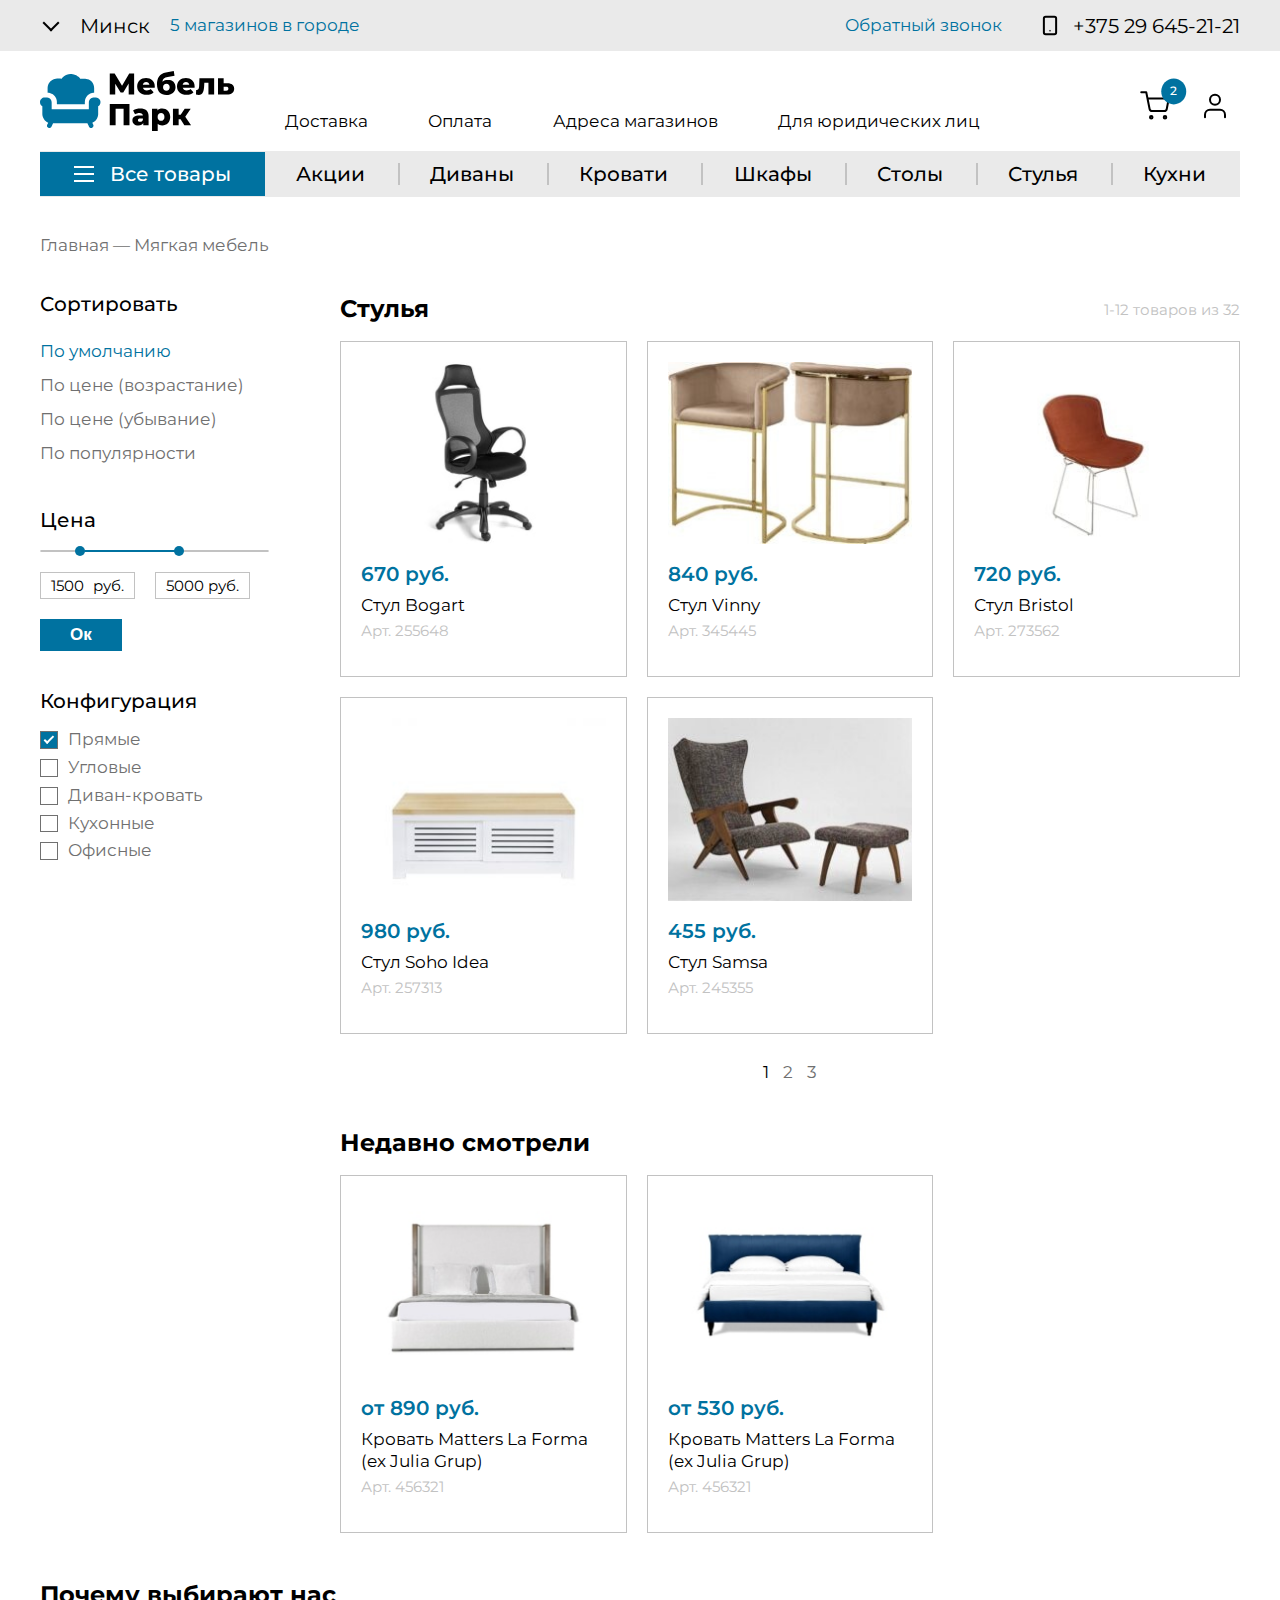
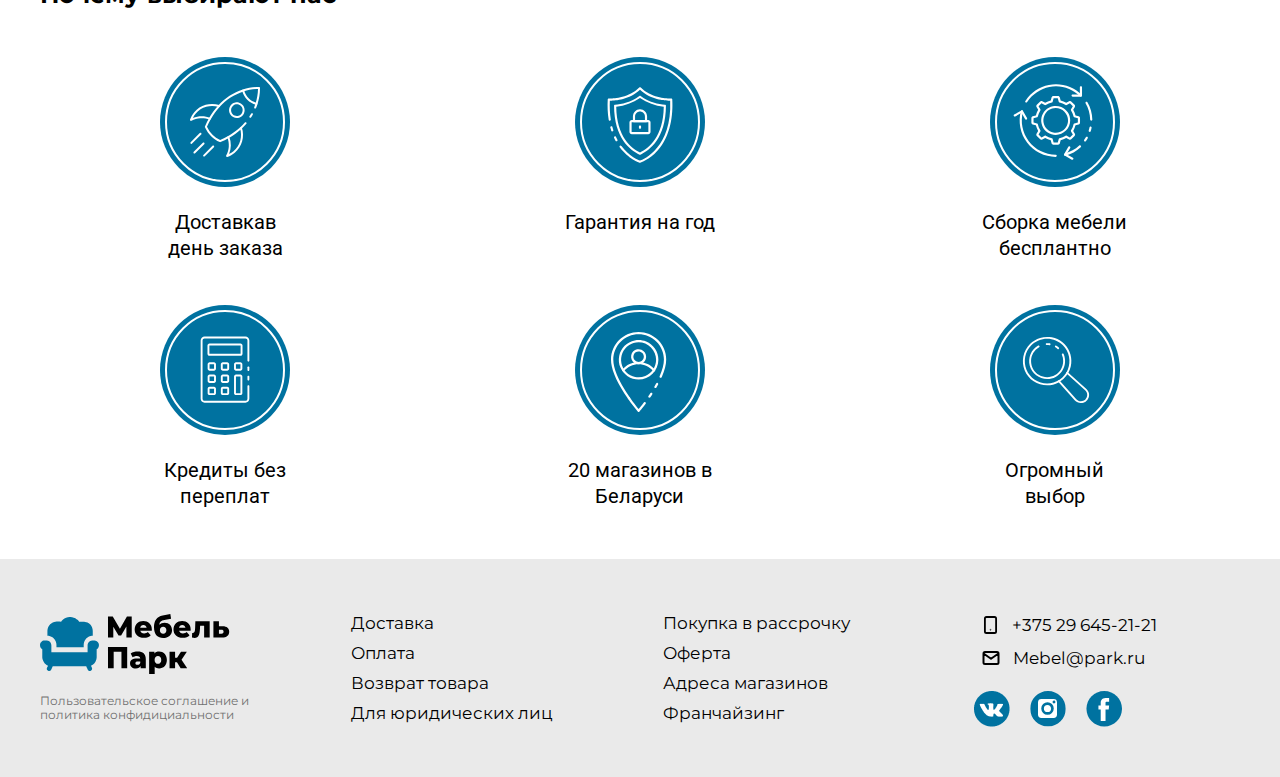
<file: catalog-chairs.html>
<!DOCTYPE html>
<html lang="ru">
<head>
    <meta charset="UTF-8">
    <link rel="preconnect" href="https://fonts.gstatic.com">
    <link href="https://fonts.googleapis.com/css2?family=Montserrat:wght@400;500;600;700&family=Roboto&display=swap" rel="stylesheet">
    <link rel="stylesheet" type="text/css" href="assets/css/slick.css"/>
    <link rel="stylesheet" href="assets/css/style.min.css">
    
    <!-- Useful meta tags -->
    <meta http-equiv="x-ua-compatible" content="ie=edge">
    <meta name="viewport" content="width=device-width, initial-scale=1, shrink-to-fit=no">
    <meta name="robots" content="index, follow">
    <meta name="google" content="notranslate">
    <meta name="format-detection" content="telephone=no">
    <meta name="description" content="">
    
    <title>Chairs</title>
</head>
<body>

    <div class="page">
        <header class="header" id="header">
            <div class="header__top" id="header-top">
                <div class="container">
                    <div class="header__top-inner">
                        <div class="header__top-left" id="headerTopLeft">
                            <nav class="header__top-menu menu">
                                <ul class="menu__list">
                                    <li class="menu__item">
                                        <a href="#" class="menu__link" data-click="#submenu-top">Минск</a>
        
                                        <ul class="submenu submenu--top" id="submenu-top">
                                            <li>
                                                <a class="submenu__link" href="#">Брест</a>
                                            </li>
                                            <li>
                                                <a class="submenu__link" href="#">Витебск</a>
                                            </li>
                                            <li>
                                                <a class="submenu__link" href="#">Гомель</a>
                                            </li>
                                            <li>
                                                <a class="submenu__link" href="#">Гродно</a>
                                            </li>
                                            <li>
                                                <a class="submenu__link" href="#">Минск</a>
                                            </li>
                                            <li>
                                                <a class="submenu__link" href="#">Могилев</a>
                                            </li>
                                            <li>
                                                <a class="submenu__link" href="#">Пинск</a>
                                            </li>
                                            <li>
                                                <a class="submenu__link" href="#">Бобруйск</a>
                                            </li>
                                            <li>
                                                <a class="submenu__link" href="#">Барановичи</a>
                                            </li>
                                            <li>
                                                <a class="submenu__link" href="#">Москва</a>
                                            </li>
                                            <li>
                                                <a class="submenu__link" href="#">Санкт-Петербург</a>
                                            </li>
                                        </ul>
                                    </li>
                                </ul>
                            </nav>
                            <div class="header__link">5 магазинов в городе</div>
                        </div><!-- /.header__top-left -->
                        <div class="header__top-right" id="headerTopRight">
                            <a href="#" class="header__link" data-modal="#callback">Обратный звонок</a>
                            <a class="contacts__phone contacts__phone--header" href="tel:375296452121">
                                <svg class="contacts__phone-icon" width="36" height="35" viewBox="0 0 36 35" fill="none" xmlns="http://www.w3.org/2000/svg">
                                    <path d="M22.375 8.75H13.625C12.6585 8.75 11.875 9.5335 11.875 10.5V24.5C11.875 25.4665 12.6585 26.25 13.625 26.25H22.375C23.3415 26.25 24.125 25.4665 24.125 24.5V10.5C24.125 9.5335 23.3415 8.75 22.375 8.75Z" stroke="black" stroke-width="2" stroke-linecap="round" stroke-linejoin="round"/>
                                    <circle cx="18" cy="22.75" r="0.5" stroke="black" stroke-width="0.75"/>
                                </svg>
                                
                                <div>+375 29 645-21-21</div>
                            </a>
                            <button class="burger burger--mobile" type="button" id="navToggle">
                                <span>Открыть навигацию</span>
                            </button>
                        </div>
                    </div><!-- /.header__top-inner -->
                </div><!-- /.container -->
            </div><!-- /.header__top -->
            <div class="header__bottom" id="header-bottom">
                <div class="container">
                    <div class="header__info">
                        <a class="header__logo" id="logo" href="index.html">
                            <img src="./assets/images/logo.svg" alt="logo">
                        </a>
                        <a href="#" class="header__info-link">Доставка</a>
                        <a href="#" class="header__info-link">Оплата</a>
                        <a href="contacts.html" class="header__info-link">Адреса магазинов</a>
                        <a href="#" class="header__info-link">Для юридических лиц</a>
        
                        <div class="header__icons" id="header-icons">
                            <a class="header__basket" href="basket.html">
                                <img src="./assets/images/header/basket.svg" alt="basket">
                                <span class="productsCount">2</span>
                            </a>
                            <a href="#">
                                <img src="./assets/images/header/user.svg" alt="user">
                            </a>
                        </div>
                    </div>
        
                    <nav class="nav">
                        <ul class="nav__list">
                            <li class="nav__item">
                                <a class="nav__link has-subnav" data-click="#submenu-bottom" href="#">
                                <button class="burger" type="button">
                                    <span>Открыть навигацию</span>
                                </button>
                                Все товары</a>
        
                                <ul class="submenu submenu--bottom" id="submenu-bottom">
                                    <li>
                                        <a class="submenu__link" href="catalog-cupboards.html">Шкафы</a>
                                    </li>
                                    <li>
                                        <a class="submenu__link" href="catalog-sofas.html">Диваны</a>
                                    </li>
                                    <li>
                                        <a class="submenu__link" href="catalog-beds.html">Кровати</a>
                                    </li>
                                    <li>
                                        <a class="submenu__link" href="404.html">Акции</a>
                                    </li>
                                    <li>
                                        <a class="submenu__link" href="catalog-tables.html">Столы</a>
                                    </li>
                                    <li>
                                        <a class="submenu__link" href="catalog-chairs.html">Стулья</a>
                                    </li>
                                    <li>
                                        <a class="submenu__link" href="404.html">Кухни</a>
                                    </li>
                                </ul>
                            </li>
                            <li class="nav__item">
                                <a class="nav__link" href="404.html">Акции</a>
                            </li>
                            <li class="nav__item">
                                <a class="nav__link" href="catalog-sofas.html">Диваны</a>
                            </li>
                            <li class="nav__item">
                                <a class="nav__link" href="catalog-beds.html">Кровати</a>
                            </li>
                            <li class="nav__item">
                                <a class="nav__link" href="catalog-cupboards.html">Шкафы</a>
                            </li>
                            <li class="nav__item">
                                <a class="nav__link" href="catalog-tables.html">Столы</a>
                            </li>
                            <li class="nav__item">
                                <a class="nav__link" href="catalog-chairs.html">Стулья</a>
                            </li>
                            <li class="nav__item">
                                <a class="nav__link" href="404.html">Кухни</a>
                            </li>
                        </ul>
                    </nav>
                </div>
            </div><!-- /.header__bottom -->
            <div class="header__bottom header__bottom--fixed" id="fixed-header">
                <div class="container">
                    <div class="header__info-fixed">
                        <a class="header__logo" href="index.html">
                            <img src="./assets/images/logo.svg" alt="logo">
                        </a>
                        <a href="#" class="header__info-link">Доставка</a>
                        <a href="#" class="header__info-link">Оплата</a>
                        <a href="contacts.html" class="header__info-link">Адреса магазинов</a>
                        <a href="#" class="header__info-link">Для юридических лиц</a>
        
                        <div class="header__icons">
                            <a class="header__basket" href="basket.html">
                                <img src="./assets/images/header/basket.svg" alt="basket">
                                <span class="productsCount">2</span>
                            </a>
                            <a href="#">
                                <img src="./assets/images/header/user.svg" alt="user">
                            </a>
                        </div>
                    </div>
        
                    <nav class="nav">
                        <ul class="nav__list">
                            <li class="nav__item">
                                <a class="nav__link has-subnav" data-click="#submenu-bottom-fixed" href="#">
                                <button class="burger" type="button">
                                    <span>Открыть навигацию</span>
                                </button>
                                Все товары</a>
        
                                <ul class="submenu submenu--bottom" id="submenu-bottom-fixed">
                                    <li>
                                        <a class="submenu__link" href="catalog-cupboards.html">Шкафы</a>
                                    </li>
                                    <li>
                                        <a class="submenu__link" href="catalog-sofas.html">Диваны</a>
                                    </li>
                                    <li>
                                        <a class="submenu__link" href="catalog-beds.html">Кровати</a>
                                    </li>
                                    <li>
                                        <a class="submenu__link" href="404.html">Акции</a>
                                    </li>
                                    <li>
                                        <a class="submenu__link" href="catalog-tables.html">Столы</a>
                                    </li>
                                    <li>
                                        <a class="submenu__link" href="catalog-chairs.html">Стулья</a>
                                    </li>
                                    <li>
                                        <a class="submenu__link" href="404.html">Кухни</a>
                                    </li>
                                </ul>
                            </li>
                            <li class="nav__item">
                                <a class="nav__link" href="404.html">Акции</a>
                            </li>
                            <li class="nav__item">
                                <a class="nav__link" href="catalog-sofas.html">Диваны</a>
                            </li>
                            <li class="nav__item">
                                <a class="nav__link" href="catalog-beds.html">Кровати</a>
                            </li>
                            <li class="nav__item">
                                <a class="nav__link" href="catalog-cupboards.html">Шкафы</a>
                            </li>
                            <li class="nav__item">
                                <a class="nav__link" href="catalog-tables.html">Столы</a>
                            </li>
                            <li class="nav__item">
                                <a class="nav__link" href="catalog-chairs.html">Стулья</a>
                            </li>
                            <li class="nav__item">
                                <a class="nav__link" href="404.html">Кухни</a>
                            </li>
                        </ul>
                    </nav>
                </div>
            </div><!-- /.header__bottom -->
        </header>    
        <main class="main">
            <div class="container">
                
                <!-- Catalog -->
                <div class="catalog">
                    <div class="catalog__inner">
                        <div class="filter">
                            <div class="catalog__item">
                                <a href="index.html" class="catalog__link">Главная</a><span> — Мягкая мебель</span>
                            </div>
                            <div class="filter__item">
                                <div class="filter__title">Сортировать</div>
                                <a href="#" class="filter__link active">По умолчанию</a>
                                <a href="#" class="filter__link">По цене (возрастание)</a>
                                <a href="#" class="filter__link">По цене (убывание)</a>
                                <a href="#" class="filter__link">По популярности</a>
                            </div>
                            <div class="filter__item">
                                <div class="filter__title">Цена</div>
                                <div class="filter__widget">
                                    <div id="slider"></div>
                                    <div class="filter__amount">
                                        <span class="filter__amount-lower">
                                            <span id="lower"></span><span>руб.</span>
                                        </span>
                                        <span class="filter__amount-upper">
                                            <span id="upper"></span><span>руб.</span>
                                        </span>
                                    </div>
                                    <button class="btn btn--sm" type="submit">Ок</button>
                                </div>
                            </div>
                            <div class="filter__item">
                                <div class="filter__title">Конфигурация</div>
                                <input class="filter__input" id="ch1" type="checkbox" checked>
                                <label for="ch1" class="filter__cheboxes">Прямые</label>
                
                                <input class="filter__input" id="ch2" type="checkbox">
                                <label for="ch2" class="filter__cheboxes">Угловые</label>
                
                                <input class="filter__input" id="ch3" type="checkbox">
                                <label for="ch3" class="filter__cheboxes">Диван-кровать</label>
                
                                <input class="filter__input" id="ch4" type="checkbox">
                                <label for="ch4" class="filter__cheboxes">Кухонные</label>
                
                                <input class="filter__input" id="ch5" type="checkbox">
                                <label for="ch5" class="filter__cheboxes">Офисные</label>
                            </div>
                        </div><!-- /.filter -->
                    </div><!-- /.catalog__inner -->
                </div><!-- /.catalog -->
                
                <!-- Cards -->
                <div class="cards cards--catalog">
                    <div class="catalog__product">
                        <h1 class="cards__title">Стулья</h1>
                        <div>1-12 товаров из 32</div>
                    </div>
                    <div class="cards__inner cards__inner--catalog" id="cards3">
                        <div class="cards__item cards__item--catalog">
                            <a href="card.html" class="cards__link">
                                <img src="./assets/images/cards/card7.jpg" alt="Стул">
                                <div class="cards__price">670 руб.</div>
                                <div class="cards__name">Стул Bogart</div>
                            </a>
                            <div class="cards__art">Арт. 255648</div>
                        </div>
                        <div class="cards__item cards__item--catalog">
                            <a href="card.html" class="cards__link">
                                <img src="./assets/images/cards/chairs/chair.jpg" alt="Стул">
                                <div class="cards__price">840 руб.</div>
                                <div class="cards__name">Стул Vinny</div>
                            </a>
                            <div class="cards__art">Арт. 345445</div>
                        </div>
                        <div class="cards__item cards__item--catalog">
                            <a href="card.html" class="cards__link">
                                <img src="./assets/images/cards/chairs/chair1.jpg" alt="Стул">
                                <div class="cards__price">720 руб.</div>
                                <div class="cards__name">Стул Bristol</div>
                            </a>
                            <div class="cards__art">Арт. 273562</div>
                        </div>
                        <div class="cards__item cards__item--catalog">
                            <a href="card.html" class="cards__link">
                                <img src="./assets/images/cards/chairs/chair2.jpg" alt="Стул">
                                <div class="cards__price">980 руб.</div>
                                <div class="cards__name">Стул Soho Idea</div>
                            </a>
                            <div class="cards__art">Арт. 257313</div>
                        </div>
                        <div class="cards__item cards__item--catalog">
                            <a href="card.html" class="cards__link">
                                <img src="./assets/images/cards/chairs/chair3.jpg" alt="Стул">
                                <div class="cards__price">455 руб.</div>
                                <div class="cards__name">Стул Samsa</div>
                            </a>
                            <div class="cards__art">Арт. 245355</div>
                        </div>
                    </div><!-- /.cards__inner -->
                    <a href="#" class="cards__btn cards__btn--catalog" data-click="#cards3">Показать все</a>
                    <div class="pagination">
                        <a href="#" class="pagination__link active">1</a>
                        <a href="#" class="pagination__link">2</a>
                        <a href="#" class="pagination__link">3</a>
                    </div>
                </div><!-- /.cards -->
                
                <!-- Cards -->
                <div class="cards cards--catalog">
                    <h1 class="cards__title">Недавно смотрели</h1>
                    <div class="cards__inner cards__inner--catalog" id="cards4">
                        <div class="cards__item cards__item--main">
                            <a href="card.html" class="cards__link">
                                <img src="./assets/images/cards/card15.jpg" alt="Стол">
                                <div class="cards__price">от 890 руб.</div>
                                <div class="cards__name">Кровать Matters La Forma (ex Julia Grup)</div>
                            </a>
                            <div class="cards__art">Арт. 456321</div>
                        </div>
                        <div class="cards__item cards__item--main">
                            <a href="card.html" class="cards__link">
                                <img src="./assets/images/cards/card16.jpg" alt="Диван">
                                <div class="cards__price">от 530 руб.</div>
                                <div class="cards__name">Кровать Matters La Forma (ex Julia Grup)</div>
                            </a>
                            <div class="cards__art">Арт. 456321</div>
                        </div>
                    </div><!-- /.cards__inner -->
                    <a href="#" class="cards__btn cards__btn--popular" data-click="#cards4">Показать все</a>
                </div><!-- /.cards -->
                
                <!-- Pluses -->
                <div class="pluses">
                    <h1 class="cards__title">Почему выбирают нас</h1>
                    <div class="pluses__inner">
                        <div class="pluses__item">
                            <svg class="pluses__icon" width="130" height="130" viewBox="0 0 130 130" fill="none" xmlns="http://www.w3.org/2000/svg">
                                <circle cx="65" cy="65" r="65" fill="#0072A0" />
                                <circle cx="65" cy="65" r="59" stroke="white" stroke-width="2" />
                                <path
                                    d="M96.4656 47.8489C96.3865 47.8489 96.3075 47.8395 96.2306 47.8209C92.8214 46.9985 89.7059 45.2497 87.2283 42.7676C84.7461 40.2901 82.9973 37.1746 82.175 33.7653C82.1129 33.5073 82.1559 33.2353 82.2944 33.0089C82.4329 32.7826 82.6557 32.6206 82.9137 32.5585C83.1717 32.4965 83.4437 32.5394 83.6701 32.6779C83.8964 32.8165 84.0584 33.0392 84.1205 33.2972C84.857 36.3473 86.422 39.1345 88.6426 41.3513C90.8596 43.5719 93.6467 45.1372 96.6967 45.8744C96.9346 45.9319 97.1431 46.0746 97.2828 46.2755C97.4225 46.4764 97.4838 46.7215 97.4549 46.9645C97.4261 47.2075 97.3092 47.4315 97.1263 47.5942C96.9435 47.7568 96.7073 47.8467 96.4626 47.8469L96.4656 47.8489Z"
                                    fill="white" />
                                <path
                                    d="M90.334 60.8199C90.1419 60.8201 89.9539 60.7645 89.7928 60.6598C89.5697 60.5163 89.4128 60.29 89.3565 60.0308C89.3002 59.7715 89.3492 59.5006 89.4928 59.2775C90.0439 58.4242 90.578 57.536 91.0822 56.6388C91.2122 56.4075 91.4287 56.2372 91.6842 56.1656C91.9397 56.0939 92.2132 56.1267 92.4445 56.2567C92.6758 56.3867 92.8461 56.6032 92.9177 56.8587C92.9894 57.1142 92.9566 57.3877 92.8266 57.619C92.3025 58.5513 91.7463 59.4745 91.1752 60.3617C91.0845 60.5024 90.96 60.618 90.813 60.698C90.666 60.7781 90.5013 60.82 90.334 60.8199Z"
                                    fill="white" />
                                <path
                                    d="M60.1173 85.1361C59.9864 85.1363 59.8569 85.1105 59.7362 85.0601C53.2575 82.3854 48.2852 77.4212 44.9574 70.3063C44.8979 70.1791 44.866 70.0407 44.8636 69.9002C44.8611 69.7598 44.8883 69.6204 44.9434 69.4911C46.1434 66.6577 47.4992 63.8928 49.0044 61.209C49.0264 61.171 49.0504 61.134 49.0754 61.099C51.6448 56.52 54.7326 52.2518 58.2778 48.3787C64.955 41.0674 73.4229 35.6231 82.8461 32.5827C88.0628 30.8048 93.5453 29.9327 99.0562 30.004C99.3008 30.0183 99.5316 30.1218 99.7049 30.2949C99.8782 30.4681 99.9819 30.6988 99.9964 30.9433C100.066 36.4542 99.1939 41.9365 97.4168 47.1534C97.0167 48.4088 96.5596 49.6711 96.0614 50.9024C96.0128 51.025 95.9404 51.1368 95.8484 51.2313C95.7563 51.3259 95.6465 51.4013 95.5252 51.4532C95.4039 51.5051 95.2736 51.5325 95.1417 51.5338C95.0097 51.5351 94.8789 51.5103 94.7566 51.4608C94.6343 51.4114 94.523 51.3382 94.4291 51.2455C94.3352 51.1529 94.2605 51.0425 94.2094 50.9209C94.1584 50.7993 94.1318 50.6687 94.1314 50.5368C94.131 50.4049 94.1567 50.2742 94.207 50.1522C94.6861 48.9669 95.1252 47.7516 95.5123 46.5423C97.0653 41.8403 97.9094 36.9332 98.0169 31.9826C93.0671 32.0884 88.1606 32.9312 83.4592 34.4832C74.3661 37.4209 66.1956 42.6776 59.7532 49.7351C56.2824 53.5248 53.2631 57.7045 50.7559 62.1903C50.7339 62.2283 50.7109 62.2643 50.6858 62.2993C49.314 64.7534 48.0707 67.2771 46.9609 69.8602C50.0357 76.2379 54.3448 80.563 60.1143 83.0486C62.7065 81.9358 65.239 80.6885 67.7012 79.3116C67.7356 79.2868 67.7714 79.2638 67.8082 79.2426C72.2941 76.7355 76.4741 73.7166 80.2644 70.2463C81.8729 68.757 83.3993 67.1813 84.8366 65.5261C85.0101 65.3253 85.2562 65.2016 85.5209 65.1823C85.7856 65.163 86.0471 65.2496 86.2479 65.4231C86.4488 65.5966 86.5724 65.8428 86.5918 66.1074C86.6111 66.3721 86.5245 66.6336 86.351 66.8345C84.8642 68.5454 83.2858 70.1746 81.6228 71.7147C77.7487 75.2628 73.4792 78.3532 68.8985 80.9251C68.8637 80.9502 68.8277 80.9736 68.7905 80.9951C66.1069 82.5001 63.3424 83.8559 60.5094 85.0561C60.3853 85.1088 60.252 85.136 60.1173 85.1361Z"
                                    fill="white" />
                                <path
                                    d="M67.051 100C66.877 100 66.7059 99.9546 66.5549 99.8683C66.4038 99.782 66.2778 99.6577 66.1894 99.5078C66.101 99.3579 66.0533 99.1875 66.0509 99.0135C66.0485 98.8395 66.0915 98.6679 66.1757 98.5156C67.6912 95.7832 68.5846 92.7497 68.7921 89.632C68.9996 86.5143 68.5161 83.3892 67.3761 80.48C67.2796 80.2328 67.2854 79.9574 67.392 79.7143C67.4986 79.4713 67.6975 79.2806 67.9447 79.1842C68.1919 79.0878 68.4674 79.0935 68.7104 79.2002C68.9534 79.3068 69.1441 79.5056 69.2405 79.7528C71.4288 85.3337 71.3725 91.5449 69.0835 97.0853C70.66 96.317 72.1339 95.3539 73.4706 94.2185C76.7175 91.4814 79.0729 87.8368 80.2348 83.7522C81.3968 79.6676 81.3123 75.329 79.9923 71.2927C79.9258 71.0451 79.957 70.7814 80.0794 70.5561C80.2018 70.3307 80.406 70.161 80.6499 70.082C80.8938 70.0029 81.1587 70.0205 81.39 70.1311C81.6213 70.2418 81.8013 70.437 81.8928 70.6765C83.3356 75.0908 83.4272 79.8355 82.1559 84.3022C80.8845 88.7689 78.3081 92.7541 74.7569 95.7469C72.5802 97.5986 70.0743 99.0238 67.3701 99.948C67.2672 99.9826 67.1595 100 67.051 100Z"
                                    fill="white" />
                                <path
                                    d="M30.9999 63.9478C30.8408 63.9477 30.684 63.9097 30.5426 63.837C30.4012 63.7642 30.2791 63.6587 30.1866 63.5293C30.0941 63.4 30.0338 63.2504 30.0106 63.093C29.9875 62.9356 30.0022 62.775 30.0536 62.6245C30.9777 59.9205 32.4029 57.4149 34.2547 55.2386C37.2469 51.6865 41.2321 49.1095 45.699 47.8381C50.166 46.5666 54.9109 46.6588 59.3251 48.1028C59.4558 48.1383 59.5779 48.2 59.684 48.2842C59.7901 48.3683 59.878 48.4732 59.9424 48.5923C60.0068 48.7114 60.0463 48.8424 60.0586 48.9772C60.0708 49.1121 60.0556 49.248 60.0138 49.3768C59.9719 49.5056 59.9044 49.6246 59.8152 49.7265C59.7261 49.8284 59.6171 49.9112 59.495 49.9698C59.3729 50.0283 59.2402 50.0615 59.1049 50.0673C58.9696 50.073 58.8346 50.0512 58.7079 50.0032C54.6709 48.6834 50.3317 48.5997 46.2468 49.7627C42.1618 50.9258 38.5175 53.2826 35.7811 56.5309C34.646 57.8678 33.6829 59.3416 32.9143 60.918C38.4554 58.6304 44.6666 58.5748 50.2478 60.763C50.3701 60.8108 50.4819 60.8822 50.5766 60.9732C50.6714 61.0642 50.7473 61.173 50.8 61.2933C50.8527 61.4137 50.8812 61.5432 50.8838 61.6745C50.8865 61.8059 50.8632 61.9365 50.8154 62.0588C50.7676 62.1812 50.6962 62.2929 50.6052 62.3877C50.5142 62.4824 50.4054 62.5583 50.2851 62.611C50.1647 62.6637 50.0352 62.6922 49.9039 62.6949C49.7725 62.6975 49.642 62.6743 49.5196 62.6265C46.6103 61.4862 43.485 61.0025 40.3671 61.21C37.2492 61.4175 34.2156 62.3111 31.483 63.8268C31.3349 63.9076 31.1686 63.9492 30.9999 63.9478Z"
                                    fill="white" />
                                <path
                                    d="M44.1032 99.617C43.9054 99.617 43.712 99.5583 43.5476 99.4484C43.3831 99.3384 43.255 99.1822 43.1793 98.9995C43.1036 98.8167 43.0838 98.6157 43.1224 98.4217C43.1609 98.2277 43.2562 98.0495 43.396 97.9096L52.4803 88.8242C52.669 88.642 52.9217 88.5412 53.1839 88.5435C53.4462 88.5458 53.6971 88.651 53.8825 88.8364C54.068 89.0219 54.1732 89.2728 54.1754 89.535C54.1777 89.7973 54.0769 90.05 53.8947 90.2386L44.8104 99.3239C44.6228 99.5115 44.3685 99.6169 44.1032 99.617Z"
                                    fill="white" />
                                <path
                                    d="M31.384 86.8965C31.1862 86.8964 30.9928 86.8377 30.8284 86.7278C30.6639 86.6179 30.5357 86.4617 30.46 86.279C30.3844 86.0962 30.3645 85.8951 30.4031 85.7011C30.4417 85.5071 30.5369 85.3289 30.6768 85.189L39.7611 76.1037C39.8534 76.0082 39.9637 75.932 40.0858 75.8795C40.2078 75.8271 40.3391 75.7995 40.4719 75.7984C40.6047 75.7972 40.7364 75.8225 40.8593 75.8728C40.9823 75.9231 41.0939 75.9974 41.1879 76.0913C41.2818 76.1852 41.356 76.2969 41.4063 76.4198C41.4566 76.5428 41.4819 76.6745 41.4808 76.8073C41.4796 76.9401 41.452 77.0714 41.3996 77.1934C41.3472 77.3154 41.271 77.4258 41.1755 77.5181L32.0911 86.6034C31.9036 86.791 31.6492 86.8964 31.384 86.8965Z"
                                    fill="white" />
                                <path
                                    d="M34.4487 96.5511C34.2508 96.551 34.0575 96.4924 33.8931 96.3824C33.7286 96.2725 33.6004 96.1163 33.5247 95.9336C33.449 95.7508 33.4292 95.5498 33.4678 95.3558C33.5064 95.1618 33.6016 94.9835 33.7415 94.8437L42.8268 85.7583C43.0154 85.5761 43.2681 85.4753 43.5304 85.4776C43.7926 85.4799 44.0435 85.5851 44.229 85.7705C44.4144 85.956 44.5196 86.2068 44.5219 86.4691C44.5242 86.7314 44.4234 86.984 44.2412 87.1727L35.1558 96.258C34.9683 96.4456 34.7139 96.551 34.4487 96.5511Z"
                                    fill="white" />
                                <path
                                    d="M76.8394 60.9722C75.5546 60.9721 74.2896 60.6551 73.1565 60.0494C72.0234 59.4436 71.0572 58.5678 70.3434 57.4994C69.6297 56.4311 69.1904 55.2032 69.0646 53.9245C68.9387 52.6459 69.1301 51.3559 69.6219 50.1689C70.1136 48.9819 70.8905 47.9345 71.8838 47.1194C72.877 46.3044 74.0559 45.7468 75.3161 45.4962C76.5763 45.2456 77.8788 45.3097 79.1083 45.6827C80.3378 46.0557 81.4563 46.7262 82.3648 47.6348C83.4575 48.7275 84.2015 50.1197 84.5029 51.6353C84.8043 53.1509 84.6495 54.7219 84.0581 56.1495C83.4666 57.5771 82.4651 58.7973 81.1802 59.6557C79.8953 60.5142 78.3847 60.9723 76.8394 60.9722ZM76.8394 47.3477C75.4949 47.3485 74.1923 47.8154 73.1535 48.6689C72.1147 49.5225 71.404 50.7098 71.1424 52.0285C70.8808 53.3473 71.0846 54.716 71.719 55.9014C72.3534 57.0868 73.3792 58.0155 74.6216 58.5294C75.8639 59.0433 77.2461 59.1105 78.5325 58.7196C79.8189 58.3287 80.9299 57.5039 81.6764 56.3857C82.4228 55.2674 82.7584 53.925 82.6261 52.587C82.4937 51.2491 81.9015 49.9984 80.9505 49.0481C80.4116 48.5071 79.7708 48.0782 79.0652 47.7864C78.3595 47.4945 77.603 47.3454 76.8394 47.3477Z"
                                    fill="white" />
                            </svg>
                            <div class="pluses__text">Доставкав день заказа</div>
                        </div>
                        <div class="pluses__item">
                            <svg class="pluses__icon" width="130" height="130" viewBox="0 0 130 130" fill="none" xmlns="http://www.w3.org/2000/svg">
                                <circle cx="65" cy="65" r="65" fill="#0072A0" />
                                <circle cx="65" cy="65" r="59" stroke="white" stroke-width="2" />
                                <path
                                    d="M41.466 84.3136C41.2703 84.3137 41.0782 84.2606 40.9103 84.1601C40.7423 84.0596 40.6048 83.9153 40.5125 83.7428C39.9298 82.6617 39.4671 81.7309 39.0541 80.8239C38.9351 80.5629 38.9246 80.2654 39.025 79.9968C39.1253 79.7282 39.3283 79.5104 39.5892 79.3914C39.8501 79.2724 40.1476 79.262 40.4163 79.3623C40.6849 79.4627 40.9027 79.6656 41.0216 79.9266C41.4141 80.7914 41.8584 81.6736 42.4173 82.7179C42.5057 82.8825 42.5499 83.0672 42.5456 83.254C42.5413 83.4408 42.4887 83.6233 42.3929 83.7837C42.2971 83.9441 42.1613 84.0769 41.9989 84.1692C41.8364 84.2615 41.6528 84.3102 41.466 84.3103V84.3136Z"
                                    fill="white" />
                                <path
                                    d="M65 105.838C64.8938 105.838 64.7881 105.823 64.6865 105.791C64.2411 105.656 53.693 102.35 44.7179 90.3439C44.5458 90.1145 44.472 89.8262 44.5125 89.5424C44.5531 89.2585 44.7047 89.0024 44.9341 88.8304C45.1634 88.6583 45.4518 88.5845 45.7356 88.625C46.0194 88.6656 46.2756 88.8172 46.4476 89.0466C54.1319 99.3277 63.2033 102.971 65 103.614C68.3514 102.401 97.1514 90.545 95.1708 43.6596C90.9925 43.7406 76.1016 43.1774 65 32.7482C53.8995 43.1763 39.0195 43.7406 34.8303 43.6596C34.5291 49.9673 34.8576 56.2894 35.8108 62.532C35.8561 62.8151 35.7871 63.1047 35.6189 63.3369C35.4508 63.5692 35.1972 63.7251 34.9141 63.7704C34.6309 63.8157 34.3414 63.7467 34.1092 63.5785C33.8769 63.4103 33.721 63.1568 33.6757 62.8736C32.6491 56.1297 32.3292 49.297 32.7211 42.4866C32.7285 42.3434 32.7643 42.2031 32.8265 42.0739C32.8887 41.9447 32.9759 41.8291 33.0832 41.7339C33.1904 41.6387 33.3155 41.5659 33.4512 41.5195C33.5869 41.4731 33.7305 41.4542 33.8735 41.4639C34.053 41.4758 52.1503 42.5342 64.2368 30.479C64.4394 30.277 64.7139 30.1636 65 30.1636C65.2862 30.1636 65.5606 30.277 65.7633 30.479C77.8487 42.5331 95.9481 41.4725 96.1265 41.4639C96.2695 41.4542 96.413 41.4731 96.5486 41.5194C96.6842 41.5657 96.8093 41.6385 96.9165 41.7335C97.0237 41.8286 97.111 41.944 97.1732 42.0731C97.2355 42.2022 97.2714 42.3424 97.2789 42.4855C98.0541 57.5028 96.1038 78.6044 82.4054 93.8552C74.1676 103.034 65.6714 105.683 65.3135 105.791C65.2119 105.822 65.1063 105.838 65 105.838Z"
                                    fill="white" />
                                <path
                                    d="M37.2703 74.4121C37.042 74.4121 36.8196 74.3398 36.6349 74.2056C36.4502 74.0714 36.3127 73.8822 36.2422 73.665C35.9178 72.6607 35.6033 71.6034 35.3168 70.5299C35.2803 70.3927 35.2712 70.2496 35.29 70.1089C35.3088 69.9682 35.3551 69.8325 35.4263 69.7097C35.5702 69.4616 35.8067 69.2809 36.0838 69.2072C36.3609 69.1335 36.6559 69.1729 36.904 69.3168C37.1521 69.4606 37.3328 69.6971 37.4065 69.9742C37.6822 71.0142 37.9827 72.0283 38.2984 73.0013C38.3424 73.1363 38.3594 73.2786 38.3485 73.4202C38.3375 73.5618 38.2987 73.6999 38.2343 73.8265C38.17 73.9531 38.0813 74.0657 37.9734 74.1581C37.8655 74.2504 37.7404 74.3205 37.6054 74.3645C37.497 74.3981 37.3838 74.4142 37.2703 74.4121Z"
                                    fill="white" />
                                <path
                                    d="M65 97.7851C64.8439 97.785 64.6898 97.751 64.5481 97.6856C55.1102 93.3343 39.2421 81.2013 39.054 48.837C39.0529 48.5667 39.153 48.3058 39.3347 48.1057C39.5164 47.9056 39.7665 47.7808 40.0356 47.7559C46.4951 47.1581 55.9589 45.1375 64.36 38.9138C64.5462 38.7757 64.7719 38.7012 65.0038 38.7012C65.2356 38.7012 65.4613 38.7757 65.6475 38.9138C74.041 45.1375 83.5038 47.1581 89.9632 47.7559C90.2324 47.7808 90.4824 47.9056 90.6641 48.1057C90.8458 48.3058 90.946 48.5667 90.9448 48.837C90.7654 81.2024 74.8994 93.3354 65.4573 97.6867C65.3138 97.7525 65.1578 97.7861 65 97.7851ZM41.2281 49.8067C41.707 79.7267 56.0811 91.2435 65 95.5094C73.9232 91.2413 88.2951 79.7257 88.7675 49.8067C80.2372 48.968 72.0593 45.9777 65 41.1159C57.9389 45.9774 49.7597 48.9676 41.2281 49.8067Z"
                                    fill="white" />
                                <path
                                    d="M73.2649 77.1895H56.7351C56.1327 77.1889 55.555 76.9497 55.1285 76.5242C54.702 76.0988 54.4615 75.5217 54.4595 74.9192V65.3549C54.46 64.7514 54.7 64.1728 55.1266 63.746C55.5532 63.3192 56.1317 63.079 56.7351 63.0781H73.2649C73.8674 63.0804 74.4445 63.3212 74.87 63.7479C75.2954 64.1746 75.5346 64.7523 75.5351 65.3549V74.9192C75.5331 75.5207 75.2933 76.097 74.868 76.5223C74.4427 76.9477 73.8664 77.1875 73.2649 77.1895ZM56.7351 65.2403C56.7049 65.2406 56.6761 65.2528 56.6548 65.2742C56.6336 65.2957 56.6216 65.3247 56.6216 65.3549V74.9192C56.6216 74.9339 56.6246 74.9484 56.6303 74.9619C56.6361 74.9754 56.6446 74.9875 56.6552 74.9976C56.6658 75.0077 56.6784 75.0156 56.6921 75.0207C56.7059 75.0258 56.7205 75.0281 56.7351 75.0273H73.2649C73.2935 75.0273 73.321 75.0159 73.3413 74.9957C73.3616 74.9754 73.373 74.9479 73.373 74.9192V65.3549C73.373 65.3256 73.3618 65.2974 73.3417 65.2761C73.3216 65.2548 73.2941 65.2419 73.2649 65.2403H56.7351Z"
                                    fill="white" />
                                <path
                                    d="M71.0119 65.2399H58.9881C58.7013 65.2399 58.4264 65.126 58.2236 64.9233C58.0209 64.7205 57.907 64.4455 57.907 64.1588V59.4172C57.907 57.536 58.6543 55.7319 59.9845 54.4017C61.3147 53.0715 63.1188 52.3242 65 52.3242C66.8811 52.3242 68.6853 53.0715 70.0154 54.4017C71.3456 55.7319 72.0929 57.536 72.0929 59.4172V64.1588C72.0929 64.4455 71.979 64.7205 71.7763 64.9233C71.5736 65.126 71.2986 65.2399 71.0119 65.2399ZM60.0691 63.0777H69.9308V59.4172C69.9308 58.1095 69.4113 56.8553 68.4866 55.9306C67.5619 55.0059 66.3077 54.4864 65 54.4864C63.6922 54.4864 62.4381 55.0059 61.5133 55.9306C60.5886 56.8553 60.0691 58.1095 60.0691 59.4172V63.0777Z"
                                    fill="white" />
                                <path
                                    d="M65 71.8282C64.7133 71.8282 64.4383 71.7143 64.2356 71.5115C64.0328 71.3088 63.9189 71.0338 63.9189 70.7471V69.52C63.9189 69.2333 64.0328 68.9584 64.2356 68.7556C64.4383 68.5529 64.7133 68.439 65 68.439C65.2868 68.439 65.5617 68.5529 65.7645 68.7556C65.9672 68.9584 66.0811 69.2333 66.0811 69.52V70.7471C66.0811 71.0338 65.9672 71.3088 65.7645 71.5115C65.5617 71.7143 65.2868 71.8282 65 71.8282Z"
                                    fill="white" />
                            </svg>
                            <div class="pluses__text">Гарантия на год</div>
                        </div>
                        <div class="pluses__item">
                            <svg class="pluses__icon" width="130" height="130" viewBox="0 0 130 130" fill="none" xmlns="http://www.w3.org/2000/svg">
                                <circle cx="65" cy="65" r="65" fill="#0072A0" />
                                <circle cx="65" cy="65" r="59" stroke="white" stroke-width="2" />
                                <path
                                    d="M65.6486 99.8808H65.6378C60.0914 99.8249 54.6313 98.5011 49.6752 96.0107C44.719 93.5203 40.3982 89.9292 37.0432 85.5122C33.6882 81.0953 31.3879 75.9694 30.3184 70.5269C29.2488 65.0843 29.4383 59.4692 30.8724 54.1111C30.9063 53.9711 30.9678 53.8392 31.0534 53.7233C31.1389 53.6074 31.2468 53.5097 31.3706 53.4361C31.4945 53.3624 31.6318 53.3143 31.7745 53.2945C31.9172 53.2746 32.0624 53.2835 32.2016 53.3207C32.3409 53.3578 32.4712 53.4223 32.5852 53.5106C32.6991 53.5988 32.7942 53.7089 32.8649 53.8344C32.9357 53.9599 32.9806 54.0983 32.9971 54.2414C33.0136 54.3846 33.0014 54.5295 32.961 54.6679C31.6119 59.7074 31.4333 64.9888 32.439 70.108C33.4447 75.2272 35.6081 80.0486 38.7635 84.2032C41.9189 88.3578 45.9829 91.7356 50.6444 94.0781C55.306 96.4207 60.4416 97.666 65.6583 97.7187C65.9451 97.72 66.2195 97.8351 66.4214 98.0387C66.6232 98.2424 66.7359 98.5179 66.7346 98.8046C66.7333 99.0913 66.6181 99.3658 66.4145 99.5676C66.2108 99.7695 65.9353 99.8821 65.6486 99.8808Z"
                                    fill="white" />
                                <path
                                    d="M36.2659 45.6012C36.0719 45.6011 35.8815 45.5488 35.7147 45.4497C35.5479 45.3507 35.4108 45.2086 35.3178 45.0383C35.2248 44.868 35.1794 44.6759 35.1862 44.482C35.1931 44.2881 35.252 44.0996 35.3567 43.9363C36.7758 41.7233 38.4297 39.6699 40.2897 37.812C43.666 34.4356 47.6742 31.7573 52.0856 29.9299C56.497 28.1026 61.2251 27.1621 66 27.1621C70.7748 27.1621 75.5029 28.1026 79.9143 29.9299C84.3257 31.7573 88.334 34.4356 91.7102 37.812C91.9072 38.0159 92.0161 38.289 92.0137 38.5725C92.0112 38.8559 91.8975 39.1271 91.6971 39.3275C91.4966 39.5279 91.2255 39.6416 90.942 39.6441C90.6586 39.6466 90.3855 39.5376 90.1816 39.3407C87.006 36.1651 83.2361 33.6461 79.087 31.9274C74.9379 30.2088 70.4909 29.3243 66 29.3243C61.509 29.3243 57.062 30.2088 52.913 31.9274C48.7639 33.6461 44.9939 36.1651 41.8183 39.3407C40.0688 41.0891 38.5128 43.021 37.1773 45.1028C37.0794 45.2557 36.9446 45.3815 36.7854 45.4687C36.6261 45.5558 36.4474 45.6013 36.2659 45.6012Z"
                                    fill="white" />
                                <path
                                    d="M101.248 63.6486C100.966 63.6487 100.695 63.5387 100.493 63.342C100.291 63.1453 100.174 62.8775 100.166 62.5956C100.023 56.8878 98.4488 51.3073 95.5892 46.3654C95.514 46.2426 95.4641 46.106 95.4424 45.9636C95.4207 45.8213 95.4277 45.676 95.4629 45.5364C95.4981 45.3968 95.5608 45.2656 95.6475 45.1506C95.7341 45.0355 95.8428 44.939 95.9672 44.8665C96.0917 44.7941 96.2293 44.7472 96.3721 44.7287C96.5149 44.7102 96.66 44.7204 96.7988 44.7587C96.9376 44.797 97.0673 44.8627 97.1804 44.9518C97.2935 45.041 97.3876 45.1518 97.4573 45.2778C100.499 50.5335 102.174 56.4687 102.328 62.5394C102.335 62.826 102.229 63.1038 102.031 63.3118C101.834 63.5198 101.562 63.641 101.276 63.6486H101.248Z"
                                    fill="white" />
                                <path
                                    d="M95.1081 84.5348C94.9109 84.5347 94.7174 84.4807 94.5487 84.3786C94.3799 84.2764 94.2424 84.1301 94.1508 83.9554C94.0593 83.7807 94.0173 83.5843 94.0294 83.3874C94.0415 83.1906 94.1072 83.0008 94.2194 82.8386C94.7859 82.0191 95.3275 81.1445 95.8281 80.2386C95.8959 80.1127 95.988 80.0016 96.0991 79.9116C96.2102 79.8216 96.338 79.7545 96.4752 79.7142C96.6123 79.6739 96.7561 79.6613 96.8982 79.6769C97.0403 79.6926 97.1779 79.7363 97.303 79.8055C97.4281 79.8747 97.5383 79.968 97.627 80.0801C97.7158 80.1921 97.7815 80.3206 97.8203 80.4582C97.8591 80.5958 97.8702 80.7398 97.853 80.8817C97.8357 81.0236 97.7905 81.1607 97.72 81.2851C97.1848 82.258 96.6054 83.1899 95.9989 84.0678C95.8994 84.212 95.7663 84.3298 95.6111 84.4112C95.4559 84.4925 95.2833 84.5349 95.1081 84.5348Z"
                                    fill="white" />
                                <path
                                    d="M75.1406 98.6868C74.8705 98.6899 74.6091 98.5918 74.4078 98.4119C74.2064 98.2319 74.0797 97.9831 74.0526 97.7144C74.0255 97.4457 74.0999 97.1765 74.2613 96.96C74.4226 96.7434 74.6592 96.5951 74.9244 96.5441C80.2718 95.0967 85.1865 92.3696 89.2444 88.5982C89.3477 88.4981 89.4699 88.4196 89.6039 88.3674C89.7379 88.3151 89.8809 88.2901 90.0247 88.2938C90.1685 88.2975 90.3101 88.3299 90.4412 88.389C90.5723 88.4482 90.6903 88.5329 90.7882 88.6382C90.8862 88.7435 90.9622 88.8673 91.0117 89.0023C91.0612 89.1373 91.0833 89.2809 91.0767 89.4245C91.07 89.5682 91.0347 89.7091 90.973 89.839C90.9112 89.9689 90.8241 90.0851 90.7168 90.1809C86.3834 94.2092 81.1307 97.1167 75.4163 98.6501C75.3264 98.6744 75.2337 98.6868 75.1406 98.6868Z"
                                    fill="white" />
                                <path
                                    d="M99.747 74.8824C99.6371 74.8825 99.5278 74.8661 99.4227 74.8337C99.287 74.7918 99.161 74.7235 99.0517 74.6329C98.9424 74.5422 98.8521 74.4309 98.7858 74.3053C98.7195 74.1797 98.6787 74.0423 98.6655 73.9009C98.6524 73.7595 98.6672 73.6169 98.7092 73.4813C99.0202 72.4699 99.2797 71.4433 99.4865 70.4056C99.5438 70.1246 99.7105 69.8779 99.9497 69.7198C100.189 69.5617 100.481 69.505 100.762 69.5624C101.043 69.6197 101.29 69.7863 101.448 70.0256C101.606 70.2648 101.663 70.5571 101.605 70.838C101.365 72.0272 101.095 73.0975 100.779 74.1224C100.711 74.3426 100.574 74.5352 100.388 74.6719C100.202 74.8087 99.9777 74.8824 99.747 74.8824Z"
                                    fill="white" />
                                <path
                                    d="M90.9459 39.6575H82.6302C82.3435 39.6575 82.0685 39.5436 81.8658 39.3409C81.6631 39.1381 81.5492 38.8632 81.5492 38.5764C81.5492 38.2897 81.6631 38.0147 81.8658 37.812C82.0685 37.6093 82.3435 37.4954 82.6302 37.4954H89.8648V30.2608C89.8648 29.974 89.9787 29.6991 90.1815 29.4963C90.3842 29.2936 90.6592 29.1797 90.9459 29.1797C91.2326 29.1797 91.5076 29.2936 91.7104 29.4963C91.9131 29.6991 92.027 29.974 92.027 30.2608V38.5764C92.027 38.8632 91.9131 39.1381 91.7104 39.3409C91.5076 39.5436 91.2326 39.6575 90.9459 39.6575Z"
                                    fill="white" />
                                <path
                                    d="M36.0811 62.6736C35.8911 62.6738 35.7045 62.624 35.5399 62.5291C35.3754 62.4342 35.2388 62.2976 35.1438 62.1331L31.5265 55.8682L25.2616 59.4866C25.0135 59.6277 24.7195 59.6649 24.444 59.5901C24.1685 59.5153 23.9338 59.3346 23.7911 59.0874C23.6483 58.8401 23.6092 58.5465 23.6821 58.2705C23.7551 57.9945 23.9343 57.7586 24.1805 57.6142L31.3816 53.4563C31.5046 53.3852 31.6404 53.339 31.7813 53.3204C31.9222 53.3017 32.0653 53.3111 32.2026 53.3478C32.3398 53.3846 32.4685 53.448 32.5812 53.5345C32.6939 53.621 32.7885 53.7289 32.8595 53.852L37.0162 61.0531C37.1111 61.2174 37.161 61.4037 37.1611 61.5934C37.1611 61.783 37.1112 61.9694 37.0165 62.1337C36.9217 62.298 36.7854 62.4345 36.6212 62.5295C36.457 62.6244 36.2708 62.6745 36.0811 62.6747V62.6736Z"
                                    fill="white" />
                                <path
                                    d="M82.3308 102.838C82.1411 102.838 81.9546 102.788 81.7903 102.693L74.5892 98.5363C74.466 98.4654 74.358 98.3709 74.2714 98.2583C74.1848 98.1456 74.1212 98.0169 74.0844 97.8797C74.0475 97.7424 74.0381 97.5992 74.0567 97.4583C74.0752 97.3174 74.1213 97.1815 74.1925 97.0585L78.3514 89.8574C78.4947 89.609 78.7309 89.4276 79.008 89.3533C79.285 89.279 79.5802 89.3178 79.8287 89.4612C80.0771 89.6045 80.2584 89.8407 80.3327 90.1178C80.407 90.3948 80.3682 90.69 80.2249 90.9385L76.6076 97.2033L82.8725 100.821C83.0785 100.94 83.2396 101.123 83.3307 101.343C83.4217 101.563 83.4377 101.807 83.3761 102.037C83.3145 102.267 83.1788 102.47 82.99 102.615C82.8012 102.759 82.5699 102.838 82.3319 102.838H82.3308Z"
                                    fill="white" />
                                <path
                                    d="M68.0811 87.7029H63.3243C62.9377 87.7024 62.5619 87.5753 62.2544 87.3411C61.9469 87.1068 61.7246 86.7782 61.6216 86.4056L60.7567 83.2131C58.7961 82.7275 56.9191 81.9513 55.1881 80.9104L52.3178 82.5526C51.9815 82.7448 51.5913 82.821 51.2074 82.7695C50.8234 82.7179 50.4671 82.5414 50.1935 82.2672L46.8162 78.8964C46.5427 78.6223 46.3667 78.266 46.3153 77.8822C46.264 77.4984 46.34 77.1084 46.5319 76.7721L48.174 73.9018C47.1331 72.1708 46.357 70.2938 45.8713 68.3331L42.68 67.4683C42.3051 67.3656 41.9745 67.1424 41.7393 66.8331C41.504 66.5238 41.3772 66.1455 41.3784 65.7569V61.0002C41.3788 60.6136 41.5059 60.2378 41.7402 59.9303C41.9745 59.6228 42.3031 59.4005 42.6757 59.2975L45.8681 58.4326C46.3537 56.4719 47.1299 54.595 48.1708 52.8639L46.5286 49.9937C46.3366 49.6573 46.2605 49.2671 46.3121 48.8832C46.3636 48.4994 46.54 48.1431 46.814 47.8693L50.1816 44.5007C50.4553 44.2265 50.8116 44.0501 51.1956 43.9987C51.5796 43.9473 51.9698 44.0238 52.3059 44.2164L55.1762 45.8585C56.9072 44.8176 58.7842 44.0415 60.7449 43.5558L61.6097 40.3645C61.7109 39.9875 61.9339 39.6546 62.244 39.4176C62.5542 39.1806 62.934 39.0528 63.3243 39.0542H68.0811C68.4677 39.0546 68.8435 39.1817 69.151 39.416C69.4585 39.6503 69.6807 39.9789 69.7838 40.3515L70.6486 43.5439C72.6093 44.0296 74.4863 44.8057 76.2173 45.8466L79.0876 44.2045C79.424 44.0126 79.8141 43.9366 80.198 43.9882C80.5818 44.0397 80.938 44.216 81.2119 44.4899L84.5805 47.8575C84.8541 48.1315 85.03 48.4878 85.0814 48.8716C85.1328 49.2554 85.0567 49.6454 84.8649 49.9818L83.2227 52.852C84.2636 54.5831 85.0398 56.4601 85.5254 58.4207L88.7168 59.2856C89.0937 59.3867 89.4267 59.6097 89.6637 59.9199C89.9007 60.23 90.0284 60.6098 90.027 61.0002V65.7569C90.0266 66.1435 89.8995 66.5193 89.6652 66.8268C89.4309 67.1343 89.1023 67.3566 88.7297 67.4596L85.5373 68.3245C85.0517 70.2851 84.2755 72.1621 83.2346 73.8931L84.8768 76.7634C85.0688 77.0998 85.1449 77.49 85.0933 77.8738C85.0418 78.2577 84.8654 78.614 84.5913 78.8877L81.2205 82.265C80.9466 82.5387 80.5902 82.7148 80.2064 82.7662C79.8226 82.8175 79.4325 82.7414 79.0962 82.5494L76.2259 80.9072C74.4949 81.9481 72.6179 82.7243 70.6573 83.2099L69.7924 86.4012C69.6898 86.7761 69.4666 87.1067 69.1572 87.342C68.8479 87.5772 68.4697 87.7041 68.0811 87.7029ZM63.6195 85.5407H67.7773L68.7362 82.0175C68.7883 81.8257 68.8922 81.652 69.0366 81.5154C69.181 81.3789 69.3602 81.2847 69.5546 81.2434C71.7082 80.7844 73.7599 79.9359 75.6086 78.7396C75.7751 78.6325 75.9678 78.5731 76.1656 78.568C76.3635 78.5628 76.559 78.6121 76.7308 78.7104L79.8973 80.5212L82.8368 77.5818L81.0259 74.4153C80.9276 74.2435 80.8783 74.048 80.8835 73.8501C80.8886 73.6523 80.948 73.4596 81.0551 73.2931C82.2514 71.4444 83.0999 69.3927 83.5589 67.2391C83.6003 67.0447 83.6944 66.8655 83.8309 66.7211C83.9675 66.5767 84.1412 66.4728 84.333 66.4207L87.8649 65.4575V61.2996L84.3416 60.3407C84.1498 60.2886 83.9761 60.1847 83.8396 60.0403C83.703 59.8959 83.6089 59.7167 83.5676 59.5223C83.1085 57.3687 82.26 55.317 81.0638 53.4683C80.9566 53.3018 80.8973 53.1091 80.8921 52.9113C80.887 52.7134 80.9363 52.5179 81.0346 52.3461L82.8454 49.1796L79.9059 46.2402L76.7395 48.051C76.5677 48.1493 76.3722 48.1986 76.1743 48.1934C75.9764 48.1883 75.7837 48.1289 75.6173 48.0218C73.7685 46.8255 71.7169 45.977 69.5632 45.518C69.3689 45.4767 69.1896 45.3825 69.0453 45.246C68.9009 45.1094 68.7969 44.9357 68.7449 44.7439L67.7816 41.2164H63.6238L62.6649 44.7396C62.6128 44.9314 62.5088 45.1051 62.3645 45.2417C62.2201 45.3782 62.0409 45.4723 61.8465 45.5137C59.6928 45.9727 57.6412 46.8212 55.7924 48.0175C55.626 48.1246 55.4333 48.184 55.2354 48.1891C55.0375 48.1943 54.8421 48.145 54.6703 48.0466L51.5038 46.2358L48.5643 49.1753L50.3751 52.3418C50.4735 52.5136 50.5227 52.7091 50.5176 52.9069C50.5124 53.1048 50.4531 53.2975 50.3459 53.4639C49.1497 55.3127 48.3012 57.3644 47.8422 59.518C47.8008 59.7124 47.7067 59.8916 47.5701 60.036C47.4336 60.1803 47.2599 60.2843 47.0681 60.3364L43.5405 61.2996V65.4575L47.0638 66.4164C47.2555 66.4685 47.4293 66.5724 47.5658 66.7168C47.7024 66.8612 47.7965 67.0404 47.8378 67.2348C48.2969 69.3884 49.1454 71.4401 50.3416 73.2888C50.4487 73.4553 50.5081 73.6479 50.5133 73.8458C50.5184 74.0437 50.4691 74.2392 50.3708 74.411L48.56 77.5775L51.4994 80.5169L54.6659 78.7061C54.8377 78.6078 55.0332 78.5585 55.2311 78.5636C55.429 78.5688 55.6216 78.6282 55.7881 78.7353C57.6368 79.9315 59.6885 80.78 61.8422 81.2391C62.0365 81.2804 62.2157 81.3745 62.3601 81.5111C62.5045 81.6476 62.6084 81.8214 62.6605 82.0131L63.6195 85.5407Z"
                                    fill="white" />
                                <path
                                    d="M65.7027 77.8755C62.8354 77.8755 60.0325 77.0252 57.6485 75.4322C55.2644 73.8393 53.4062 71.5751 52.309 68.9261C51.2117 66.277 50.9246 63.3621 51.484 60.5499C52.0434 57.7377 53.4241 55.1545 55.4516 53.127C57.4791 51.0995 60.0622 49.7188 62.8744 49.1594C65.6866 48.6 68.6016 48.8871 71.2506 49.9844C73.8996 51.0817 76.1638 52.9398 77.7568 55.3239C79.3498 57.708 80.2 60.5109 80.2 63.3782C80.196 67.2219 78.6673 70.907 75.9494 73.6249C73.2315 76.3428 69.5464 77.8715 65.7027 77.8755ZM65.7027 51.043C63.2631 51.043 60.8782 51.7665 58.8497 53.1219C56.8212 54.4773 55.2402 56.4038 54.3065 58.6577C53.3729 60.9117 53.1286 63.3919 53.6046 65.7846C54.0806 68.1774 55.2554 70.3753 56.9805 72.1004C58.7056 73.8255 60.9035 75.0003 63.2963 75.4763C65.689 75.9523 68.1692 75.708 70.4232 74.7744C72.6771 73.8407 74.6036 72.2597 75.959 70.2312C77.3144 68.2027 78.0379 65.8178 78.0379 63.3782C78.0344 60.1077 76.7337 56.9722 74.4212 54.6597C72.1086 52.3472 68.9732 51.0465 65.7027 51.043Z"
                                    fill="white" />
                            </svg>
                            <div class="pluses__text">Сборка мебели бесплантно</div>
                        </div>
                        <div class="pluses__item">
                            <svg class="pluses__icon" width="130" height="130" viewBox="0 0 130 130" fill="none" xmlns="http://www.w3.org/2000/svg">
                                <circle cx="65" cy="65" r="65" fill="#0072A0" />
                                <circle cx="65" cy="65" r="59" stroke="white" stroke-width="2" />
                                <path
                                    d="M88.3932 75.446C88.1423 75.446 87.9017 75.3463 87.7243 75.1689C87.5469 74.9915 87.4473 74.7509 87.4473 74.5V71.6906C87.4473 71.4397 87.5469 71.1991 87.7243 71.0217C87.9017 70.8443 88.1423 70.7446 88.3932 70.7446C88.6441 70.7446 88.8847 70.8443 89.0621 71.0217C89.2395 71.1991 89.3392 71.4397 89.3392 71.6906V74.5C89.3392 74.7509 89.2395 74.9915 89.0621 75.1689C88.8847 75.3463 88.6441 75.446 88.3932 75.446Z"
                                    fill="white" />
                                <path
                                    d="M85.4702 97.7421H44.5297C43.5039 97.7411 42.5204 97.3332 41.7951 96.6078C41.0697 95.8825 40.6618 94.899 40.6608 93.8732V35.3948C40.6618 34.369 41.0697 33.3855 41.7951 32.6602C42.5204 31.9348 43.5039 31.5269 44.5297 31.5259H85.4702C86.496 31.5269 87.4795 31.9348 88.2049 32.6602C88.9302 33.3855 89.3381 34.369 89.3391 35.3948V55.7043C89.3391 55.9551 89.2395 56.1957 89.0621 56.3731C88.8847 56.5505 88.6441 56.6502 88.3932 56.6502C88.1423 56.6502 87.9017 56.5505 87.7243 56.3731C87.5469 56.1957 87.4473 55.9551 87.4473 55.7043V35.3948C87.4468 34.8706 87.2383 34.368 86.8676 33.9974C86.497 33.6267 85.9944 33.4183 85.4702 33.4178H44.5297C44.0055 33.4183 43.5029 33.6267 43.1323 33.9974C42.7616 34.368 42.5532 34.8706 42.5527 35.3948V93.8732C42.5532 94.3974 42.7616 94.8999 43.1323 95.2706C43.5029 95.6413 44.0055 95.8497 44.5297 95.8502H85.4702C85.9944 95.8497 86.497 95.6413 86.8676 95.2706C87.2383 94.8999 87.4468 94.3974 87.4473 93.8732V81.1218C87.4473 80.8709 87.5469 80.6303 87.7243 80.4529C87.9017 80.2755 88.1423 80.1759 88.3932 80.1759C88.6441 80.1759 88.8847 80.2755 89.0621 80.4529C89.2395 80.6303 89.3391 80.8709 89.3391 81.1218V93.8732C89.3381 94.899 88.9302 95.8825 88.2049 96.6078C87.4795 97.3332 86.496 97.7411 85.4702 97.7421Z"
                                    fill="white" />
                                <path
                                    d="M88.3932 66.015C88.1423 66.015 87.9017 65.9154 87.7243 65.738C87.5469 65.5606 87.4473 65.32 87.4473 65.0691V62.3258C87.4473 62.0749 87.5469 61.8343 87.7243 61.6569C87.9017 61.4795 88.1423 61.3799 88.3932 61.3799C88.6441 61.3799 88.8847 61.4795 89.0621 61.6569C89.2395 61.8343 89.3392 62.0749 89.3392 62.3258V65.0691C89.3392 65.32 89.2395 65.5606 89.0621 65.738C88.8847 65.9154 88.6441 66.015 88.3932 66.015Z"
                                    fill="white" />
                                <path
                                    d="M80.5929 50.714H49.4069C48.8974 50.7135 48.409 50.5109 48.0486 50.1508C47.6883 49.7906 47.4855 49.3022 47.4847 48.7928V40.5091C47.4855 39.9996 47.6883 39.5113 48.0486 39.1511C48.409 38.7909 48.8974 38.5884 49.4069 38.5879H80.5929C81.1023 38.5884 81.5908 38.7909 81.9511 39.1511C82.3115 39.5113 82.5143 39.9996 82.515 40.5091V48.7928C82.5143 49.3022 82.3115 49.7906 81.9511 50.1508C81.5908 50.5109 81.1023 50.7135 80.5929 50.714ZM49.4069 40.4798L49.3766 40.5091V48.7928L80.5929 48.8221L80.6231 40.5091L49.4069 40.4798Z"
                                    fill="white" />
                                <path
                                    d="M80.4312 65.6574H75.9645C75.4553 65.6569 74.9672 65.4544 74.6072 65.0944C74.2472 64.7344 74.0447 64.2463 74.0442 63.7371V59.2704C74.0447 58.7612 74.2472 58.2731 74.6072 57.9131C74.9672 57.5531 75.4553 57.3506 75.9645 57.3501H80.4312C80.9405 57.3503 81.4289 57.5527 81.7891 57.9128C82.1493 58.2728 82.3519 58.7611 82.3524 59.2704V63.7371C82.3519 64.2464 82.1493 64.7347 81.7891 65.0948C81.4289 65.4548 80.9405 65.6572 80.4312 65.6574ZM75.9645 59.242L75.9361 59.2704V63.7371L80.4312 63.7655L80.4605 59.2704L75.9645 59.242Z"
                                    fill="white" />
                                <path
                                    d="M67.2334 65.6574H62.7667C62.2575 65.6569 61.7692 65.4545 61.4091 65.0945C61.0489 64.7345 60.8462 64.2464 60.8455 63.7371V59.2704C60.8462 58.7611 61.0489 58.273 61.4091 57.913C61.7692 57.553 62.2575 57.3506 62.7667 57.3501H67.2334C67.7427 57.3506 68.2309 57.553 68.5911 57.913C68.9512 58.273 69.1539 58.7611 69.1546 59.2704V63.7371C69.1539 64.2464 68.9512 64.7345 68.5911 65.0945C68.2309 65.4545 67.7427 65.6569 67.2334 65.6574ZM62.7667 59.242L62.7374 59.2704V63.7371L67.2334 63.7655L67.2628 59.2704L62.7667 59.242Z"
                                    fill="white" />
                                <path
                                    d="M54.0356 65.6574H49.5698C49.0605 65.6572 48.5721 65.4548 48.2119 65.0948C47.8517 64.7347 47.6491 64.2464 47.6486 63.7371V59.2704C47.6491 58.7611 47.8517 58.2728 48.2119 57.9128C48.5721 57.5527 49.0605 57.3503 49.5698 57.3501H54.0356C54.5447 57.3506 55.0329 57.5531 55.3929 57.9131C55.7529 58.2731 55.9554 58.7612 55.9559 59.2704V63.7371C55.9554 64.2463 55.7529 64.7344 55.3929 65.0944C55.0329 65.4544 54.5447 65.6569 54.0356 65.6574ZM49.5698 59.242L49.5405 59.2704V63.7371L54.0356 63.7655L54.064 59.2704L49.5698 59.242Z"
                                    fill="white" />
                                <path
                                    d="M67.2334 77.8883H62.7667C62.2575 77.8876 61.7694 77.6851 61.4093 77.3251C61.0492 76.9652 60.8465 76.4772 60.8455 75.9681V71.5013C60.8465 70.9922 61.0492 70.5042 61.4093 70.1443C61.7694 69.7843 62.2575 69.5818 62.7667 69.5811H67.2334C67.7427 69.5818 68.231 69.7845 68.5911 70.1446C68.9512 70.5047 69.1539 70.993 69.1546 71.5023V75.969C69.1534 76.478 68.9505 76.9657 68.5904 77.3255C68.2304 77.6852 67.7424 77.8876 67.2334 77.8883ZM62.7667 71.4729L62.7374 71.5023V75.969L67.2334 75.9974L67.2628 71.5023L62.7667 71.4729Z"
                                    fill="white" />
                                <path
                                    d="M54.0356 77.8883H49.5698C49.0606 77.8878 48.5723 77.6854 48.2122 77.3254C47.852 76.9654 47.6493 76.4773 47.6486 75.9681V71.5013C47.6493 70.9921 47.852 70.504 48.2122 70.144C48.5723 69.784 49.0606 69.5816 49.5698 69.5811H54.0356C54.5448 69.5818 55.0329 69.7845 55.3929 70.1447C55.7529 70.5048 55.9554 70.993 55.9559 71.5023V75.969C55.9549 76.4779 55.7522 76.9657 55.3923 77.3254C55.0323 77.6852 54.5445 77.8876 54.0356 77.8883ZM49.5698 71.4729L49.5405 71.5023V75.969L54.0356 75.9974L54.064 71.5023L49.5698 71.4729Z"
                                    fill="white" />
                                <path
                                    d="M80.4284 90.1205H75.9645C75.4553 90.12 74.9672 89.9175 74.6072 89.5575C74.2472 89.1975 74.0447 88.7093 74.0442 88.2002V71.5052C74.0447 70.996 74.2471 70.5077 74.6071 70.1476C74.9671 69.7874 75.4552 69.5847 75.9645 69.584H80.4284C80.9376 69.5847 81.4257 69.7874 81.7857 70.1476C82.1457 70.5077 82.3481 70.996 82.3486 71.5052V88.2002C82.3481 88.7093 82.1457 89.1975 81.7857 89.5575C81.4256 89.9175 80.9375 90.12 80.4284 90.1205ZM75.9645 71.473L75.9361 88.1974L80.4284 88.2258L80.4568 71.5024C80.4568 71.4947 80.4538 71.4874 80.4485 71.482C80.4432 71.4765 80.436 71.4733 80.4284 71.473H75.9645Z"
                                    fill="white" />
                                <path
                                    d="M67.2334 90.1193H62.7667C62.2575 90.1188 61.7692 89.9164 61.4091 89.5564C61.0489 89.1964 60.8462 88.7083 60.8455 88.199V83.7323C60.8462 83.2231 61.0489 82.7349 61.4091 82.3749C61.7692 82.015 62.2575 81.8125 62.7667 81.812H67.2334C67.7427 81.8125 68.2309 82.015 68.5911 82.3749C68.9512 82.7349 69.1539 83.2231 69.1546 83.7323V88.199C69.1539 88.7083 68.9512 89.1964 68.5911 89.5564C68.2309 89.9164 67.7427 90.1188 67.2334 90.1193ZM62.7667 83.7039L62.7374 83.7323V88.199L67.2334 88.2274L67.2628 83.7323L62.7667 83.7039Z"
                                    fill="white" />
                                <path
                                    d="M54.0356 90.1193H49.5698C49.0605 90.119 48.5721 89.9167 48.2119 89.5566C47.8517 89.1966 47.6491 88.7083 47.6486 88.199V83.7323C47.6491 83.223 47.8517 82.7347 48.2119 82.3747C48.5721 82.0146 49.0605 81.8123 49.5698 81.812H54.0356C54.5447 81.8125 55.0329 82.015 55.3929 82.375C55.7529 82.735 55.9554 83.2231 55.9559 83.7323V88.199C55.9554 88.7082 55.7529 89.1963 55.3929 89.5563C55.0329 89.9163 54.5447 90.1188 54.0356 90.1193ZM49.5698 83.7039L49.5405 83.7323V88.199L54.0356 88.2274L54.064 83.7323L49.5698 83.7039Z"
                                    fill="white" />
                            </svg>
                            <div class="pluses__text">Кредиты без переплат</div>
                        </div>
                        <div class="pluses__item">
                            <svg class="pluses__icon" width="130" height="130" viewBox="0 0 130 130" fill="none" xmlns="http://www.w3.org/2000/svg">
                                <circle cx="65" cy="65" r="65" fill="#0072A0" />
                                <circle cx="65" cy="65" r="59" stroke="white" stroke-width="2" />
                                <path
                                    d="M53.9886 94.3941H53.9772C53.6746 94.3926 53.3849 94.2711 53.1717 94.0563C52.9586 93.8416 52.8393 93.551 52.84 93.2484C52.8408 92.9458 52.9615 92.6558 53.1758 92.4421C53.39 92.2284 53.6803 92.1084 53.9829 92.1084C54.2855 92.1084 54.5757 92.2284 54.79 92.4421C55.0042 92.6558 55.125 92.9458 55.1257 93.2484C55.1265 93.551 55.0072 93.8416 54.794 94.0563C54.5809 94.2711 54.2912 94.3926 53.9886 94.3941Z"
                                    fill="white" />
                                <path
                                    d="M74.399 92.68C74.1706 92.6805 73.9473 92.6116 73.759 92.4823C73.5085 92.3121 73.3358 92.0494 73.2788 91.752C73.2218 91.4546 73.2852 91.1467 73.455 90.896C74.0562 90.0091 74.6801 89.0903 75.2927 88.1474C75.4588 87.8933 75.7191 87.7155 76.0162 87.6532C76.3134 87.591 76.6231 87.6493 76.8773 87.8154C77.1314 87.9815 77.3092 88.2418 77.3715 88.5389C77.4337 88.8361 77.3754 89.1458 77.2093 89.4C76.5876 90.3554 75.9521 91.288 75.3453 92.1851C75.2398 92.3384 75.0984 92.4636 74.9335 92.5499C74.7686 92.6361 74.5851 92.6808 74.399 92.68Z"
                                    fill="white" />
                                <path
                                    d="M63.6 107C63.4353 107 63.2726 106.964 63.1231 106.895C62.9736 106.826 62.8408 106.725 62.7337 106.6C57.9317 100.836 53.4824 94.7867 49.4103 88.4857C40.5143 74.6754 36 63.2743 36 54.6C36 47.28 38.9078 40.2599 44.0839 35.0839C49.2599 29.9078 56.28 27 63.6 27C70.92 27 77.9401 29.9078 83.1161 35.0839C88.2922 40.2599 91.2 47.28 91.2 54.6C91.2 59.5406 89.6914 65.4777 86.7154 72.248C86.586 72.5126 86.3593 72.717 86.0828 72.8185C85.8063 72.9201 85.5012 72.9109 85.2313 72.793C84.9614 72.675 84.7474 72.4574 84.634 72.1855C84.5207 71.9136 84.5167 71.6085 84.6229 71.3337C87.4697 64.8549 88.9143 59.2263 88.9143 54.6046C88.9143 47.8908 86.2472 41.452 81.4999 36.7047C76.7526 31.9573 70.3138 29.2903 63.6 29.2903C56.8862 29.2903 50.4474 31.9573 45.7001 36.7047C40.9527 41.452 38.2857 47.8908 38.2857 54.6046C38.2857 72.2629 59.0663 98.5429 63.6 104.073C64.6446 102.808 66.544 100.453 68.8297 97.3806C69.0176 97.158 69.2833 97.0156 69.5727 96.9824C69.862 96.9491 70.1531 97.0276 70.3866 97.2018C70.62 97.376 70.7781 97.6327 70.8286 97.9196C70.8791 98.2064 70.8182 98.5017 70.6583 98.7451C67.1211 103.499 64.4869 106.571 64.4594 106.602C64.3529 106.726 64.2211 106.826 64.0728 106.894C63.9246 106.963 63.7634 106.999 63.6 107Z"
                                    fill="white" />
                                <path
                                    d="M80.4448 83.1027C80.2434 83.1025 80.0458 83.0491 79.8717 82.948C79.6976 82.8469 79.5534 82.7016 79.4535 82.5268C79.3537 82.352 79.3017 82.1539 79.303 81.9526C79.3043 81.7513 79.3587 81.5539 79.4608 81.3804C80.0253 80.4215 80.567 79.4375 81.0973 78.457C81.2413 78.1902 81.4853 77.9916 81.7758 77.9048C82.0662 77.818 82.3792 77.8501 82.6459 77.9941C82.9126 78.1381 83.1112 78.3821 83.198 78.6725C83.2848 78.9629 83.2527 79.2759 83.1088 79.5427C82.5648 80.5495 82.0093 81.5564 81.431 82.5392C81.33 82.711 81.1859 82.8533 81.0129 82.9522C80.8398 83.051 80.644 83.1029 80.4448 83.1027Z"
                                    fill="white" />
                                <path
                                    d="M63.6001 74.5716C59.6867 74.5718 55.8611 73.4116 52.6071 71.2376C49.3531 69.0636 46.8169 65.9735 45.3191 62.358C43.8213 58.7425 43.4294 54.7642 44.1927 50.9259C44.956 47.0877 46.8404 43.562 49.6075 40.7947C52.3746 38.0274 55.9002 36.1429 59.7384 35.3793C63.5766 34.6158 67.555 35.0075 71.1705 36.5051C74.7861 38.0026 77.8764 40.5387 80.0505 43.7925C82.2247 47.0464 83.3852 50.8719 83.3852 54.7853C83.3795 60.031 81.2932 65.0602 77.584 68.7696C73.8748 72.479 68.8458 74.5656 63.6001 74.5716ZM63.6001 37.2859C60.1387 37.2857 56.755 38.3119 53.8768 40.2348C50.9987 42.1577 48.7554 44.8909 47.4307 48.0888C46.106 51.2866 45.7593 54.8055 46.4346 58.2004C47.1098 61.5953 48.7766 64.7137 51.2241 67.1612C53.6717 69.6088 56.7901 71.2756 60.185 71.9508C63.5799 72.6261 67.0988 72.2794 70.2966 70.9547C73.4945 69.63 76.2277 67.3867 78.1506 64.5086C80.0735 61.6304 81.0997 58.2467 81.0995 54.7853C81.0944 50.1458 79.249 45.6977 75.9684 42.417C72.6877 39.1364 68.2396 37.291 63.6001 37.2859Z"
                                    fill="white" />
                                <path
                                    d="M79.0183 66.3947C78.851 66.3949 78.6857 66.3584 78.534 66.2877C78.3823 66.217 78.248 66.1139 78.1406 65.9856C76.3609 63.8594 74.1364 62.1493 71.6242 60.976C69.1119 59.8027 66.3728 59.1946 63.6 59.1946C60.8273 59.1946 58.0882 59.8027 55.5759 60.976C53.0636 62.1493 50.8392 63.8594 49.0595 65.9856C48.8636 66.2133 48.586 66.3548 48.2866 66.3794C47.9872 66.404 47.6902 66.3098 47.4598 66.117C47.2293 65.9243 47.0841 65.6486 47.0553 65.3496C47.0266 65.0506 47.1168 64.7523 47.3063 64.5193C49.3006 62.1366 51.7932 60.2203 54.6084 58.9055C57.4236 57.5906 60.4929 56.9092 63.6 56.9092C66.7072 56.9092 69.7765 57.5906 72.5917 58.9055C75.4069 60.2203 77.8995 62.1366 79.8938 64.5193C80.033 64.686 80.1218 64.8889 80.1498 65.1042C80.1779 65.3196 80.144 65.5385 80.0522 65.7353C79.9603 65.932 79.8143 66.0986 79.6312 66.2154C79.4481 66.3322 79.2355 66.3944 79.0183 66.3947Z"
                                    fill="white" />
                                <path
                                    d="M63.6001 59.1908C62.1118 59.1908 60.657 58.7494 59.4195 57.9226C58.1821 57.0957 57.2177 55.9204 56.6482 54.5454C56.0787 53.1704 55.9297 51.6574 56.2202 50.1978C56.5106 48.7381 57.2274 47.3974 58.2798 46.3451C59.3322 45.2928 60.6731 44.5763 62.1328 44.286C63.5925 43.9958 65.1055 44.145 66.4804 44.7147C67.8553 45.2844 69.0304 46.249 69.8571 47.4866C70.6838 48.7241 71.1249 50.1791 71.1247 51.6673C71.1222 53.6621 70.3287 55.5745 68.918 56.9849C67.5074 58.3953 65.5949 59.1886 63.6001 59.1908ZM63.6001 46.4285C62.5639 46.4285 61.551 46.7357 60.6895 47.3114C59.828 47.887 59.1565 48.7052 58.76 49.6625C58.3635 50.6198 58.2597 51.6731 58.4619 52.6894C58.664 53.7056 59.163 54.6391 59.8956 55.3718C60.6283 56.1044 61.5618 56.6034 62.578 56.8055C63.5943 57.0077 64.6476 56.9039 65.6049 56.5074C66.5622 56.1109 67.3804 55.4394 67.956 54.5779C68.5317 53.7163 68.8389 52.7035 68.8389 51.6673C68.8374 50.2784 68.285 48.9467 67.3028 47.9646C66.3207 46.9824 64.989 46.43 63.6001 46.4285Z"
                                    fill="white" />
                            </svg>
                            <div class="pluses__text">20 магазинов в Беларуси</div>
                        </div>
                        <div class="pluses__item">
                            <svg class="pluses__icon" width="130" height="130" viewBox="0 0 130 130" fill="none" xmlns="http://www.w3.org/2000/svg">
                                <circle cx="65" cy="65" r="65" fill="#0072A0" />
                                <circle cx="65" cy="65" r="59" stroke="white" stroke-width="2" />
                                <path
                                    d="M57.1147 80.3242C52.3242 80.327 47.6404 78.9086 43.6563 76.2486C39.6721 73.5885 36.5667 69.8063 34.7329 65.3806C32.8991 60.9549 32.4195 56.0847 33.3546 51.3863C34.2898 46.6879 36.5978 42.3725 39.9865 38.9863C42.802 36.167 46.2696 34.0858 50.0818 32.9271C53.8941 31.7685 57.9333 31.5681 61.8416 32.3439C65.7498 33.1197 69.4062 34.8477 72.4869 37.3746C75.5676 39.9015 77.9773 43.1494 79.5025 46.8304C81.0277 50.5114 81.6213 54.5118 81.2306 58.477C80.84 62.4423 79.4772 66.2499 77.263 69.5625C75.0488 72.8751 72.0516 75.5903 68.5371 77.4675C65.0225 79.3447 61.0992 80.3259 57.1147 80.3242ZM41.324 40.3239C38.201 43.4469 36.0741 47.4259 35.2124 51.7577C34.3507 56.0895 34.7929 60.5795 36.4831 64.66C38.1733 68.7405 41.0355 72.2281 44.7078 74.6819C48.3801 77.1357 52.6976 78.4454 57.1142 78.4454C61.5309 78.4454 65.8484 77.1357 69.5207 74.6819C73.193 72.2281 76.0552 68.7405 77.7454 64.66C79.4355 60.5795 79.8778 56.0895 79.0161 51.7577C78.1544 47.4259 76.0275 43.4469 72.9044 40.3239C68.7133 36.1424 63.0346 33.794 57.1142 33.794C51.1939 33.794 45.5152 36.1424 41.324 40.3239Z"
                                    fill="white" />
                                <path
                                    d="M59.5969 40.2257C59.5523 40.2258 59.5077 40.2226 59.4635 40.2162C58.6691 40.1045 57.8678 40.0476 57.0656 40.046C56.9615 40.046 56.8574 40.046 56.7534 40.0535C56.5044 40.0672 56.26 39.983 56.0721 39.819C55.8843 39.6551 55.7679 39.4242 55.7479 39.1757C55.7391 39.051 55.7552 38.9257 55.7952 38.8073C55.8352 38.6888 55.8982 38.5794 55.9807 38.4855C56.0633 38.3915 56.1636 38.3148 56.2759 38.2599C56.3882 38.205 56.5103 38.1729 56.6351 38.1654C57.6712 38.1185 58.7093 38.1781 59.7331 38.3433C59.9699 38.377 60.185 38.4991 60.3354 38.6851C60.4857 38.8711 60.56 39.1071 60.5433 39.3457C60.5267 39.5842 60.4203 39.8076 60.2456 39.9709C60.0708 40.1342 59.8408 40.2252 59.6016 40.2257H59.5969Z"
                                    fill="white" />
                                <path
                                    d="M57.1175 74.0715C53.164 74.0742 49.3202 72.7716 46.1828 70.3659C43.0454 67.9603 40.79 64.5861 39.7667 60.7673C38.7434 56.9485 39.0095 52.8986 40.5237 49.2465C42.0378 45.5945 44.7153 42.5444 48.1405 40.5699C48.3577 40.4464 48.6148 40.4139 48.8559 40.4793C49.097 40.5448 49.3024 40.7029 49.4273 40.9193C49.5522 41.1356 49.5864 41.3925 49.5226 41.634C49.4587 41.8755 49.302 42.082 49.0865 42.2083C46.6451 43.6182 44.6178 45.6458 43.2084 48.0875C41.799 50.5291 41.0571 53.2987 41.0573 56.118C41.0575 58.9372 41.7997 61.7067 43.2095 64.1482C44.6192 66.5897 46.6468 68.617 49.0883 70.0266C51.5299 71.4361 54.2995 72.1781 57.1187 72.1781C59.938 72.1781 62.7075 71.4359 65.1491 70.0263C67.5906 68.6167 69.6181 66.5893 71.0278 64.1478C72.4374 61.7063 73.1796 58.9367 73.1797 56.1175C73.1838 53.9595 72.7493 51.8232 71.9027 49.8383C71.8043 49.6075 71.8017 49.3471 71.8954 49.1143C71.989 48.8816 72.1713 48.6956 72.4021 48.5972C72.6329 48.4989 72.8934 48.4962 73.1261 48.5899C73.3589 48.6836 73.5449 48.8659 73.6432 49.0967C74.8021 51.8268 75.2666 54.8016 74.9953 57.7551C74.7241 60.7086 73.7255 63.5489 72.0887 66.0223C70.4519 68.4957 68.228 70.5252 65.6155 71.9295C63.0031 73.3337 60.0835 74.069 57.1175 74.0696V74.0715Z"
                                    fill="white" />
                                <path
                                    d="M68.1756 44.1517C67.9477 44.152 67.7274 44.0693 67.556 43.919C66.8701 43.3226 66.1314 42.7898 65.3491 42.327C65.1331 42.1993 64.9767 41.991 64.9142 41.748C64.8518 41.505 64.8884 41.2471 65.0161 41.0311C65.1438 40.8151 65.3521 40.6586 65.5952 40.5962C65.8382 40.5337 66.0961 40.5704 66.3121 40.6981C67.1934 41.2203 68.0252 41.8219 68.7971 42.4954C68.9413 42.6222 69.0435 42.7898 69.0901 42.9761C69.1367 43.1623 69.1256 43.3583 69.0581 43.5381C68.9907 43.7179 68.8701 43.8728 68.7125 43.9825C68.5549 44.0921 68.3676 44.1511 68.1756 44.1517Z"
                                    fill="white" />
                                <path
                                    d="M90.973 98.1081C90.8974 98.1081 90.8217 98.1081 90.746 98.1081C89.6392 98.0825 88.5495 97.8296 87.5446 97.365C86.5398 96.9004 85.6412 96.234 84.9048 95.4074L68.1757 76.7619C68.0262 76.5731 67.9542 76.3345 67.9745 76.0946C67.9948 75.8547 68.1058 75.6315 68.2849 75.4706C68.464 75.3097 68.6978 75.2232 68.9385 75.2286C69.1792 75.2341 69.4088 75.3311 69.5805 75.5L86.3133 94.1408C86.8808 94.7719 87.5709 95.2808 88.3415 95.6365C89.1122 95.9922 89.9471 96.1873 90.7956 96.2098C91.6441 96.2323 92.4882 96.0817 93.2766 95.7673C94.065 95.4529 94.7811 94.9813 95.3812 94.3811C95.9814 93.781 96.453 93.0649 96.7674 92.2765C97.0818 91.4881 97.2323 90.644 97.2099 89.7955C97.1874 88.9471 96.9923 88.1121 96.6366 87.3415C96.2809 86.5708 95.772 85.8807 95.1409 85.3132L76.5 68.5804C76.3988 68.5002 76.3151 68.4001 76.2541 68.2863C76.193 68.1725 76.1559 68.0474 76.145 67.9187C76.1341 67.7901 76.1497 67.6605 76.1908 67.5381C76.2319 67.4157 76.2976 67.3029 76.3839 67.2069C76.4702 67.1108 76.5752 67.0334 76.6926 66.9795C76.8099 66.9256 76.9371 66.8962 77.0662 66.8933C77.1953 66.8904 77.3236 66.9139 77.4433 66.9625C77.5629 67.011 77.6714 67.0836 77.7619 67.1756L96.4046 83.9047C97.6309 85.0049 98.4945 86.4512 98.8815 88.0526C99.2685 89.654 99.1607 91.3351 98.5722 92.8739C97.9837 94.4127 96.9424 95.7367 95.5856 96.6713C94.2288 97.6058 92.6205 98.1068 90.973 98.1081Z"
                                    fill="white" />
                            </svg>
                            <div class="pluses__text">Огромный выбор</div>
                        </div>
                    </div><!-- /.pluses__inner -->
                </div><!-- /.pluses -->
            </div>
        </main>
        
        <footer class="footer">
            <div class="container">
                <div class="footer__inner">
                    <div class="footer__item">
                        <a href="index.html" class="footer__logo">
                            <img src="./assets/images/logo.svg" alt="logo">
                        </a>
                        <a class="footer__politics" href="#">Пользовательское соглашение и политика конфидициальности</a>
                    </div>
                    <div class="footer__item">
                        <a href="#" class="footer__link">Доставка</a>
                        <a href="#" class="footer__link">Оплата</a>
                        <a href="#" class="footer__link">Возврат товара</a>
                        <a href="#" class="footer__link">Для юридических лиц</a>
                    </div>
                    <div class="footer__item">
                        <a href="#" class="footer__link">Покупка в рассрочку</a>
                        <a href="#" class="footer__link">Оферта</a>
                        <a href="contacts.html" class="footer__link">Адреса магазинов</a>
                        <a href="#" class="footer__link">Франчайзинг</a>
                    </div>
                    <div class="footer__item">
                        <div class="contacts">
                            <a class="contacts__phone contacts__phone--footer" href="tel:375296452121">
                                <svg class="contacts__phone-icon" width="33" height="32" viewBox="0 0 36 35" fill="none"
                                    xmlns="http://www.w3.org/2000/svg">
                                    <path
                                        d="M22.375 8.75H13.625C12.6585 8.75 11.875 9.5335 11.875 10.5V24.5C11.875 25.4665 12.6585 26.25 13.625 26.25H22.375C23.3415 26.25 24.125 25.4665 24.125 24.5V10.5C24.125 9.5335 23.3415 8.75 22.375 8.75Z"
                                        stroke="black" stroke-width="2" stroke-linecap="round" stroke-linejoin="round" />
                                    <circle cx="18" cy="22.75" r="0.5" stroke="black" stroke-width="0.75" />
                                </svg>
        
                                <div>+375 29 645-21-21</div>
                            </a>
                            <a href="mailto:Mebel@park.ru" class="footer__email">
                                <svg class="footer__email-icon" width="30" height="30" viewBox="0 0 30 30" fill="none"
                                    xmlns="http://www.w3.org/2000/svg">
                                    <path
                                        d="M22.5 10.5C22.5 9.675 21.825 9 21 9H9C8.175 9 7.5 9.675 7.5 10.5M22.5 10.5V19.5C22.5 20.325 21.825 21 21 21H9C8.175 21 7.5 20.325 7.5 19.5V10.5M22.5 10.5L15 15.75L7.5 10.5"
                                        stroke="#000" stroke-width="2" stroke-linecap="round" stroke-linejoin="round" />
                                </svg>
                                Mebel@park.ru
                            </a>
                        </div>
                        <div class="socials">
                            <a href="#" class="social__link">
                                <img src="./assets/images/socials/vk.png" alt="vk">
                            </a>
                            <a href="#" class="social__link">
                                <img src="./assets/images/socials/instagram.svg" alt="instagram">
                            </a>
                            <a href="#" class="social__link">
                                <img src="./assets/images/socials/facebook.svg" alt="facebook">
                            </a>
                        </div>
                    </div>
                </div>
            </div>
        </footer>    </div>

    <div class="modal" id="callback">
        <div class="modal__content">
            <a href="#" class="btn close" data-close>
                <svg width="12" height="12" viewBox="0 0 12 12" fill="none" xmlns="http://www.w3.org/2000/svg">
                    <path d="M10.5 1.5L1.5 10.5M1.5 1.5L10.5 10.5" stroke="#C2C2C2" stroke-width="2" stroke-linecap="round"
                        stroke-linejoin="round" />
                </svg>
            </a>
    
            <h1 class="modal__title">Заказать звонок</h1>
            <div class="modal__subtitle">Оставьте ваши контакты и наш менеджер свяжется с вами</div>
    
            <form action="/" class="modal__form">
                <input type="text" class="form__input" name="name" placeholder="Имя">
                <input type="text" class="form__input" name="phone" placeholder="Телефон*">
                <button class="btn btn--modal" type="submit">Оформить заказ</button>
            </form>
    
            <div class="modal__info">Нажимая на кнопку вы даете согласие на обработку <a href="#" class="modal__link">персональных данных</a></div>
        </div>
    </div>    <div class="modal" id="modal_response">
        <div class="modal__content">
            <a href="#" class="btn close" data-close>
                <svg width="12" height="12" viewBox="0 0 12 12" fill="none" xmlns="http://www.w3.org/2000/svg">
                    <path d="M10.5 1.5L1.5 10.5M1.5 1.5L10.5 10.5" stroke="#C2C2C2" stroke-width="2" stroke-linecap="round"
                        stroke-linejoin="round" />
                </svg>
            </a>
    
            <h1 class="modal__title">Благодарим за запись</h1>
            <div class="modal__subtitle">менеджер свяжется с Вами в течении 10 минут</div>
        </div>
    </div>
    <script src="https://code.jquery.com/jquery-3.6.0.min.js"></script>
    <script src="assets/js/jquery-ui.min.js"></script>
    <script type="text/javascript" src="assets/js/slick.min.js"></script>
    <script src="assets/js/app.js"></script>
</body>
</html>
</file>
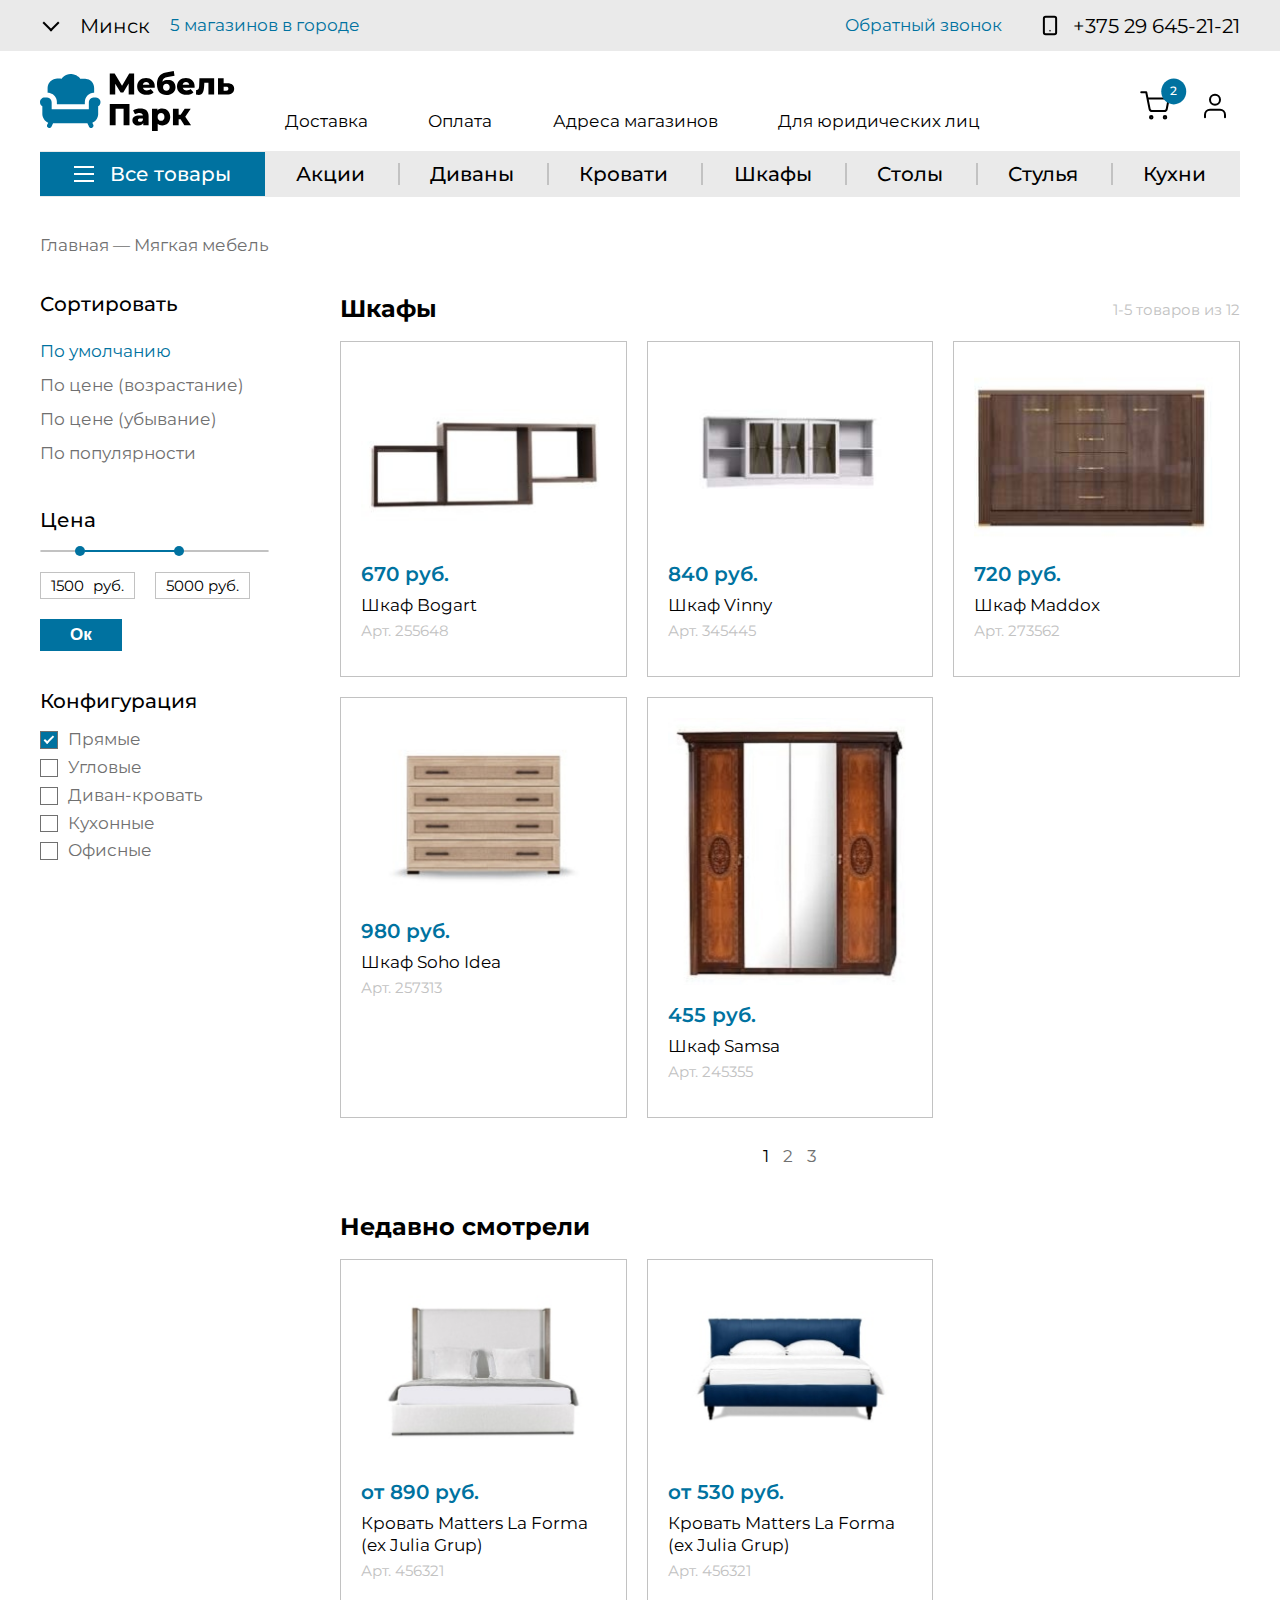
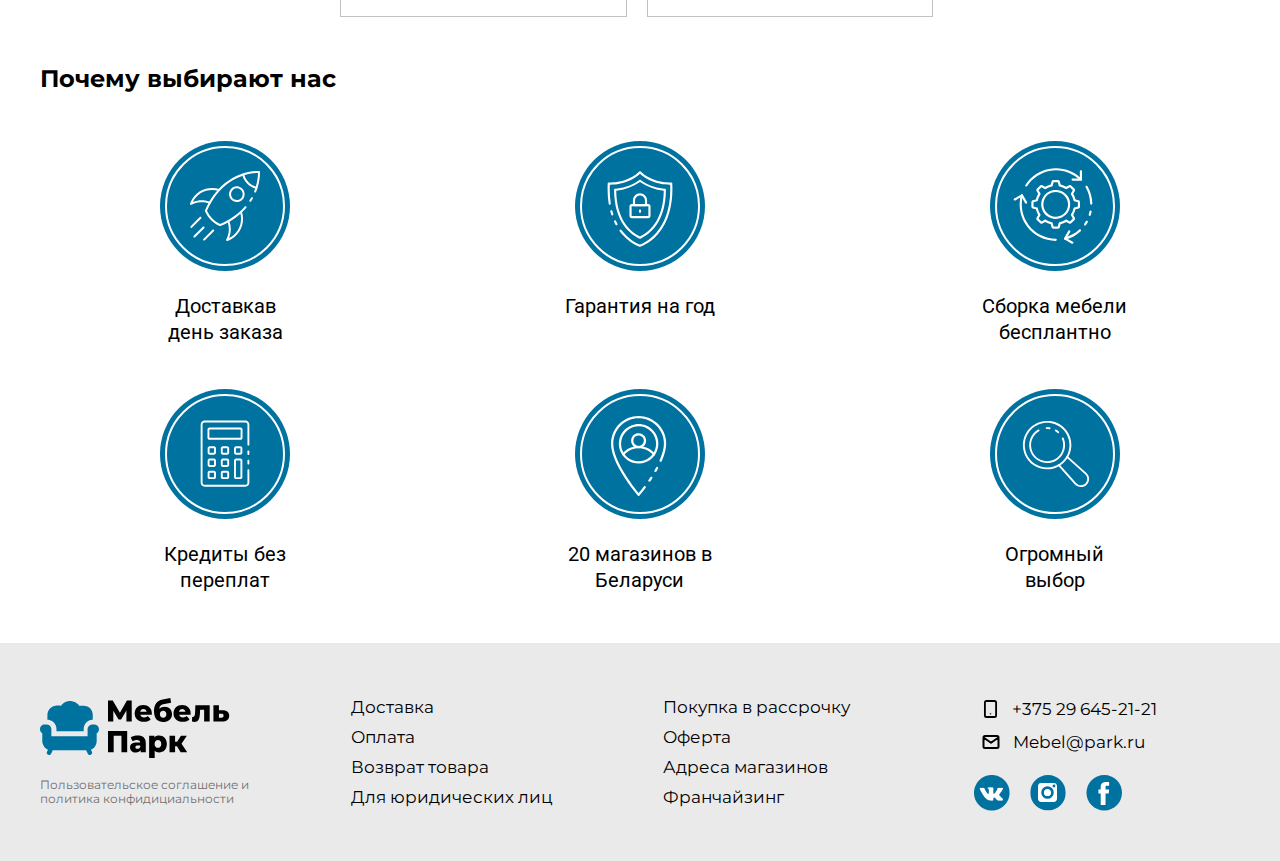
<file: catalog-cupboards.html>
<!DOCTYPE html>
<html lang="ru">
<head>
    <meta charset="UTF-8">
    <link rel="preconnect" href="https://fonts.gstatic.com">
    <link href="https://fonts.googleapis.com/css2?family=Montserrat:wght@400;500;600;700&family=Roboto&display=swap" rel="stylesheet">
    <link rel="stylesheet" type="text/css" href="assets/css/slick.css"/>
    <link rel="stylesheet" href="assets/css/style.min.css">
    
    <!-- Useful meta tags -->
    <meta http-equiv="x-ua-compatible" content="ie=edge">
    <meta name="viewport" content="width=device-width, initial-scale=1, shrink-to-fit=no">
    <meta name="robots" content="index, follow">
    <meta name="google" content="notranslate">
    <meta name="format-detection" content="telephone=no">
    <meta name="description" content="">
    
    <title>Cupboards</title>
</head>
<body>

    <div class="page">
        <header class="header" id="header">
            <div class="header__top" id="header-top">
                <div class="container">
                    <div class="header__top-inner">
                        <div class="header__top-left" id="headerTopLeft">
                            <nav class="header__top-menu menu">
                                <ul class="menu__list">
                                    <li class="menu__item">
                                        <a href="#" class="menu__link" data-click="#submenu-top">Минск</a>
        
                                        <ul class="submenu submenu--top" id="submenu-top">
                                            <li>
                                                <a class="submenu__link" href="#">Брест</a>
                                            </li>
                                            <li>
                                                <a class="submenu__link" href="#">Витебск</a>
                                            </li>
                                            <li>
                                                <a class="submenu__link" href="#">Гомель</a>
                                            </li>
                                            <li>
                                                <a class="submenu__link" href="#">Гродно</a>
                                            </li>
                                            <li>
                                                <a class="submenu__link" href="#">Минск</a>
                                            </li>
                                            <li>
                                                <a class="submenu__link" href="#">Могилев</a>
                                            </li>
                                            <li>
                                                <a class="submenu__link" href="#">Пинск</a>
                                            </li>
                                            <li>
                                                <a class="submenu__link" href="#">Бобруйск</a>
                                            </li>
                                            <li>
                                                <a class="submenu__link" href="#">Барановичи</a>
                                            </li>
                                            <li>
                                                <a class="submenu__link" href="#">Москва</a>
                                            </li>
                                            <li>
                                                <a class="submenu__link" href="#">Санкт-Петербург</a>
                                            </li>
                                        </ul>
                                    </li>
                                </ul>
                            </nav>
                            <div class="header__link">5 магазинов в городе</div>
                        </div><!-- /.header__top-left -->
                        <div class="header__top-right" id="headerTopRight">
                            <a href="#" class="header__link" data-modal="#callback">Обратный звонок</a>
                            <a class="contacts__phone contacts__phone--header" href="tel:375296452121">
                                <svg class="contacts__phone-icon" width="36" height="35" viewBox="0 0 36 35" fill="none" xmlns="http://www.w3.org/2000/svg">
                                    <path d="M22.375 8.75H13.625C12.6585 8.75 11.875 9.5335 11.875 10.5V24.5C11.875 25.4665 12.6585 26.25 13.625 26.25H22.375C23.3415 26.25 24.125 25.4665 24.125 24.5V10.5C24.125 9.5335 23.3415 8.75 22.375 8.75Z" stroke="black" stroke-width="2" stroke-linecap="round" stroke-linejoin="round"/>
                                    <circle cx="18" cy="22.75" r="0.5" stroke="black" stroke-width="0.75"/>
                                </svg>
                                
                                <div>+375 29 645-21-21</div>
                            </a>
                            <button class="burger burger--mobile" type="button" id="navToggle">
                                <span>Открыть навигацию</span>
                            </button>
                        </div>
                    </div><!-- /.header__top-inner -->
                </div><!-- /.container -->
            </div><!-- /.header__top -->
            <div class="header__bottom" id="header-bottom">
                <div class="container">
                    <div class="header__info">
                        <a class="header__logo" id="logo" href="index.html">
                            <img src="./assets/images/logo.svg" alt="logo">
                        </a>
                        <a href="#" class="header__info-link">Доставка</a>
                        <a href="#" class="header__info-link">Оплата</a>
                        <a href="contacts.html" class="header__info-link">Адреса магазинов</a>
                        <a href="#" class="header__info-link">Для юридических лиц</a>
        
                        <div class="header__icons" id="header-icons">
                            <a class="header__basket" href="basket.html">
                                <img src="./assets/images/header/basket.svg" alt="basket">
                                <span class="productsCount">2</span>
                            </a>
                            <a href="#">
                                <img src="./assets/images/header/user.svg" alt="user">
                            </a>
                        </div>
                    </div>
        
                    <nav class="nav">
                        <ul class="nav__list">
                            <li class="nav__item">
                                <a class="nav__link has-subnav" data-click="#submenu-bottom" href="#">
                                <button class="burger" type="button">
                                    <span>Открыть навигацию</span>
                                </button>
                                Все товары</a>
        
                                <ul class="submenu submenu--bottom" id="submenu-bottom">
                                    <li>
                                        <a class="submenu__link" href="catalog-cupboards.html">Шкафы</a>
                                    </li>
                                    <li>
                                        <a class="submenu__link" href="catalog-sofas.html">Диваны</a>
                                    </li>
                                    <li>
                                        <a class="submenu__link" href="catalog-beds.html">Кровати</a>
                                    </li>
                                    <li>
                                        <a class="submenu__link" href="404.html">Акции</a>
                                    </li>
                                    <li>
                                        <a class="submenu__link" href="catalog-tables.html">Столы</a>
                                    </li>
                                    <li>
                                        <a class="submenu__link" href="catalog-chairs.html">Стулья</a>
                                    </li>
                                    <li>
                                        <a class="submenu__link" href="404.html">Кухни</a>
                                    </li>
                                </ul>
                            </li>
                            <li class="nav__item">
                                <a class="nav__link" href="404.html">Акции</a>
                            </li>
                            <li class="nav__item">
                                <a class="nav__link" href="catalog-sofas.html">Диваны</a>
                            </li>
                            <li class="nav__item">
                                <a class="nav__link" href="catalog-beds.html">Кровати</a>
                            </li>
                            <li class="nav__item">
                                <a class="nav__link" href="catalog-cupboards.html">Шкафы</a>
                            </li>
                            <li class="nav__item">
                                <a class="nav__link" href="catalog-tables.html">Столы</a>
                            </li>
                            <li class="nav__item">
                                <a class="nav__link" href="catalog-chairs.html">Стулья</a>
                            </li>
                            <li class="nav__item">
                                <a class="nav__link" href="404.html">Кухни</a>
                            </li>
                        </ul>
                    </nav>
                </div>
            </div><!-- /.header__bottom -->
            <div class="header__bottom header__bottom--fixed" id="fixed-header">
                <div class="container">
                    <div class="header__info-fixed">
                        <a class="header__logo" href="index.html">
                            <img src="./assets/images/logo.svg" alt="logo">
                        </a>
                        <a href="#" class="header__info-link">Доставка</a>
                        <a href="#" class="header__info-link">Оплата</a>
                        <a href="contacts.html" class="header__info-link">Адреса магазинов</a>
                        <a href="#" class="header__info-link">Для юридических лиц</a>
        
                        <div class="header__icons">
                            <a class="header__basket" href="basket.html">
                                <img src="./assets/images/header/basket.svg" alt="basket">
                                <span class="productsCount">2</span>
                            </a>
                            <a href="#">
                                <img src="./assets/images/header/user.svg" alt="user">
                            </a>
                        </div>
                    </div>
        
                    <nav class="nav">
                        <ul class="nav__list">
                            <li class="nav__item">
                                <a class="nav__link has-subnav" data-click="#submenu-bottom-fixed" href="#">
                                <button class="burger" type="button">
                                    <span>Открыть навигацию</span>
                                </button>
                                Все товары</a>
        
                                <ul class="submenu submenu--bottom" id="submenu-bottom-fixed">
                                    <li>
                                        <a class="submenu__link" href="catalog-cupboards.html">Шкафы</a>
                                    </li>
                                    <li>
                                        <a class="submenu__link" href="catalog-sofas.html">Диваны</a>
                                    </li>
                                    <li>
                                        <a class="submenu__link" href="catalog-beds.html">Кровати</a>
                                    </li>
                                    <li>
                                        <a class="submenu__link" href="404.html">Акции</a>
                                    </li>
                                    <li>
                                        <a class="submenu__link" href="catalog-tables.html">Столы</a>
                                    </li>
                                    <li>
                                        <a class="submenu__link" href="catalog-chairs.html">Стулья</a>
                                    </li>
                                    <li>
                                        <a class="submenu__link" href="404.html">Кухни</a>
                                    </li>
                                </ul>
                            </li>
                            <li class="nav__item">
                                <a class="nav__link" href="404.html">Акции</a>
                            </li>
                            <li class="nav__item">
                                <a class="nav__link" href="catalog-sofas.html">Диваны</a>
                            </li>
                            <li class="nav__item">
                                <a class="nav__link" href="catalog-beds.html">Кровати</a>
                            </li>
                            <li class="nav__item">
                                <a class="nav__link" href="catalog-cupboards.html">Шкафы</a>
                            </li>
                            <li class="nav__item">
                                <a class="nav__link" href="catalog-tables.html">Столы</a>
                            </li>
                            <li class="nav__item">
                                <a class="nav__link" href="catalog-chairs.html">Стулья</a>
                            </li>
                            <li class="nav__item">
                                <a class="nav__link" href="404.html">Кухни</a>
                            </li>
                        </ul>
                    </nav>
                </div>
            </div><!-- /.header__bottom -->
        </header>    
        <main class="main">
            <div class="container">
                
                <!-- Catalog -->
                <div class="catalog">
                    <div class="catalog__inner">
                        <div class="filter">
                            <div class="catalog__item">
                                <a href="index.html" class="catalog__link">Главная</a><span> — Мягкая мебель</span>
                            </div>
                            <div class="filter__item">
                                <div class="filter__title">Сортировать</div>
                                <a href="#" class="filter__link active">По умолчанию</a>
                                <a href="#" class="filter__link">По цене (возрастание)</a>
                                <a href="#" class="filter__link">По цене (убывание)</a>
                                <a href="#" class="filter__link">По популярности</a>
                            </div>
                            <div class="filter__item">
                                <div class="filter__title">Цена</div>
                                <div class="filter__widget">
                                    <div id="slider"></div>
                                    <div class="filter__amount">
                                        <span class="filter__amount-lower">
                                            <span id="lower"></span><span>руб.</span>
                                        </span>
                                        <span class="filter__amount-upper">
                                            <span id="upper"></span><span>руб.</span>
                                        </span>
                                    </div>
                                    <button class="btn btn--sm" type="submit">Ок</button>
                                </div>
                            </div>
                            <div class="filter__item">
                                <div class="filter__title">Конфигурация</div>
                                <input class="filter__input" id="ch1" type="checkbox" checked>
                                <label for="ch1" class="filter__cheboxes">Прямые</label>
                
                                <input class="filter__input" id="ch2" type="checkbox">
                                <label for="ch2" class="filter__cheboxes">Угловые</label>
                
                                <input class="filter__input" id="ch3" type="checkbox">
                                <label for="ch3" class="filter__cheboxes">Диван-кровать</label>
                
                                <input class="filter__input" id="ch4" type="checkbox">
                                <label for="ch4" class="filter__cheboxes">Кухонные</label>
                
                                <input class="filter__input" id="ch5" type="checkbox">
                                <label for="ch5" class="filter__cheboxes">Офисные</label>
                            </div>
                        </div><!-- /.filter -->
                    </div><!-- /.catalog__inner -->
                </div><!-- /.catalog -->
                
                <!-- Cards -->
                <div class="cards cards--catalog">
                    <div class="catalog__product">
                        <h1 class="cards__title">Шкафы</h1>
                        <div>1-5 товаров из 12</div>
                    </div>
                    <div class="cards__inner cards__inner--catalog" id="cards3">
                        <div class="cards__item cards__item--catalog">
                            <a href="card.html" class="cards__link">
                                <img src="./assets/images/cards/cupboards/cupboard.jpg" alt="Шкаф">
                                <div class="cards__price">670 руб.</div>
                                <div class="cards__name">Шкаф Bogart</div>
                            </a>
                            <div class="cards__art">Арт. 255648</div>
                        </div>
                        <div class="cards__item cards__item--catalog">
                            <a href="card.html" class="cards__link">
                                <img src="./assets/images/cards/cupboards/cupboard1.jpg" alt="Шкаф">
                                <div class="cards__price">840 руб.</div>
                                <div class="cards__name">Шкаф Vinny</div>
                            </a>
                            <div class="cards__art">Арт. 345445</div>
                        </div>
                        <div class="cards__item cards__item--catalog">
                            <a href="card.html" class="cards__link">
                                <img src="./assets/images/cards/cupboards/cupboard2.jpg" alt="Шкаф">
                                <div class="cards__price">720 руб.</div>
                                <div class="cards__name">Шкаф Maddox</div>
                            </a>
                            <div class="cards__art">Арт. 273562</div>
                        </div>
                        <div class="cards__item cards__item--catalog">
                            <a href="card.html" class="cards__link">
                                <img src="./assets/images/cards/cupboards/cupboard3.jpg" alt="Шкаф">
                                <div class="cards__price">980 руб.</div>
                                <div class="cards__name">Шкаф Soho Idea</div>
                            </a>
                            <div class="cards__art">Арт. 257313</div>
                        </div>
                        <div class="cards__item cards__item--catalog">
                            <a href="card.html" class="cards__link">
                                <img src="./assets/images/cards/cupboards/cupboard4.jpg" alt="Шкаф">
                                <div class="cards__price">455 руб.</div>
                                <div class="cards__name">Шкаф Samsa</div>
                            </a>
                            <div class="cards__art">Арт. 245355</div>
                        </div>
                    </div><!-- /.cards__inner -->
                    <a href="#" class="cards__btn cards__btn--catalog" data-click="#cards3">Показать все</a>
                    <div class="pagination">
                        <a href="#" class="pagination__link active">1</a>
                        <a href="#" class="pagination__link">2</a>
                        <a href="#" class="pagination__link">3</a>
                    </div>
                </div><!-- /.cards -->
                
                <!-- Cards -->
                <div class="cards cards--catalog">
                    <h1 class="cards__title">Недавно смотрели</h1>
                    <div class="cards__inner cards__inner--catalog" id="cards4">
                        <div class="cards__item cards__item--main">
                            <a href="card.html" class="cards__link">
                                <img src="./assets/images/cards/card15.jpg" alt="Стол">
                                <div class="cards__price">от 890 руб.</div>
                                <div class="cards__name">Кровать Matters La Forma (ex Julia Grup)</div>
                            </a>
                            <div class="cards__art">Арт. 456321</div>
                        </div>
                        <div class="cards__item cards__item--main">
                            <a href="card.html" class="cards__link">
                                <img src="./assets/images/cards/card16.jpg" alt="Диван">
                                <div class="cards__price">от 530 руб.</div>
                                <div class="cards__name">Кровать Matters La Forma (ex Julia Grup)</div>
                            </a>
                            <div class="cards__art">Арт. 456321</div>
                        </div>
                    </div><!-- /.cards__inner -->
                    <a href="#" class="cards__btn cards__btn--popular" data-click="#cards4">Показать все</a>
                </div><!-- /.cards -->
                
                <!-- Pluses -->
                <div class="pluses">
                    <h1 class="cards__title">Почему выбирают нас</h1>
                    <div class="pluses__inner">
                        <div class="pluses__item">
                            <svg class="pluses__icon" width="130" height="130" viewBox="0 0 130 130" fill="none" xmlns="http://www.w3.org/2000/svg">
                                <circle cx="65" cy="65" r="65" fill="#0072A0" />
                                <circle cx="65" cy="65" r="59" stroke="white" stroke-width="2" />
                                <path
                                    d="M96.4656 47.8489C96.3865 47.8489 96.3075 47.8395 96.2306 47.8209C92.8214 46.9985 89.7059 45.2497 87.2283 42.7676C84.7461 40.2901 82.9973 37.1746 82.175 33.7653C82.1129 33.5073 82.1559 33.2353 82.2944 33.0089C82.4329 32.7826 82.6557 32.6206 82.9137 32.5585C83.1717 32.4965 83.4437 32.5394 83.6701 32.6779C83.8964 32.8165 84.0584 33.0392 84.1205 33.2972C84.857 36.3473 86.422 39.1345 88.6426 41.3513C90.8596 43.5719 93.6467 45.1372 96.6967 45.8744C96.9346 45.9319 97.1431 46.0746 97.2828 46.2755C97.4225 46.4764 97.4838 46.7215 97.4549 46.9645C97.4261 47.2075 97.3092 47.4315 97.1263 47.5942C96.9435 47.7568 96.7073 47.8467 96.4626 47.8469L96.4656 47.8489Z"
                                    fill="white" />
                                <path
                                    d="M90.334 60.8199C90.1419 60.8201 89.9539 60.7645 89.7928 60.6598C89.5697 60.5163 89.4128 60.29 89.3565 60.0308C89.3002 59.7715 89.3492 59.5006 89.4928 59.2775C90.0439 58.4242 90.578 57.536 91.0822 56.6388C91.2122 56.4075 91.4287 56.2372 91.6842 56.1656C91.9397 56.0939 92.2132 56.1267 92.4445 56.2567C92.6758 56.3867 92.8461 56.6032 92.9177 56.8587C92.9894 57.1142 92.9566 57.3877 92.8266 57.619C92.3025 58.5513 91.7463 59.4745 91.1752 60.3617C91.0845 60.5024 90.96 60.618 90.813 60.698C90.666 60.7781 90.5013 60.82 90.334 60.8199Z"
                                    fill="white" />
                                <path
                                    d="M60.1173 85.1361C59.9864 85.1363 59.8569 85.1105 59.7362 85.0601C53.2575 82.3854 48.2852 77.4212 44.9574 70.3063C44.8979 70.1791 44.866 70.0407 44.8636 69.9002C44.8611 69.7598 44.8883 69.6204 44.9434 69.4911C46.1434 66.6577 47.4992 63.8928 49.0044 61.209C49.0264 61.171 49.0504 61.134 49.0754 61.099C51.6448 56.52 54.7326 52.2518 58.2778 48.3787C64.955 41.0674 73.4229 35.6231 82.8461 32.5827C88.0628 30.8048 93.5453 29.9327 99.0562 30.004C99.3008 30.0183 99.5316 30.1218 99.7049 30.2949C99.8782 30.4681 99.9819 30.6988 99.9964 30.9433C100.066 36.4542 99.1939 41.9365 97.4168 47.1534C97.0167 48.4088 96.5596 49.6711 96.0614 50.9024C96.0128 51.025 95.9404 51.1368 95.8484 51.2313C95.7563 51.3259 95.6465 51.4013 95.5252 51.4532C95.4039 51.5051 95.2736 51.5325 95.1417 51.5338C95.0097 51.5351 94.8789 51.5103 94.7566 51.4608C94.6343 51.4114 94.523 51.3382 94.4291 51.2455C94.3352 51.1529 94.2605 51.0425 94.2094 50.9209C94.1584 50.7993 94.1318 50.6687 94.1314 50.5368C94.131 50.4049 94.1567 50.2742 94.207 50.1522C94.6861 48.9669 95.1252 47.7516 95.5123 46.5423C97.0653 41.8403 97.9094 36.9332 98.0169 31.9826C93.0671 32.0884 88.1606 32.9312 83.4592 34.4832C74.3661 37.4209 66.1956 42.6776 59.7532 49.7351C56.2824 53.5248 53.2631 57.7045 50.7559 62.1903C50.7339 62.2283 50.7109 62.2643 50.6858 62.2993C49.314 64.7534 48.0707 67.2771 46.9609 69.8602C50.0357 76.2379 54.3448 80.563 60.1143 83.0486C62.7065 81.9358 65.239 80.6885 67.7012 79.3116C67.7356 79.2868 67.7714 79.2638 67.8082 79.2426C72.2941 76.7355 76.4741 73.7166 80.2644 70.2463C81.8729 68.757 83.3993 67.1813 84.8366 65.5261C85.0101 65.3253 85.2562 65.2016 85.5209 65.1823C85.7856 65.163 86.0471 65.2496 86.2479 65.4231C86.4488 65.5966 86.5724 65.8428 86.5918 66.1074C86.6111 66.3721 86.5245 66.6336 86.351 66.8345C84.8642 68.5454 83.2858 70.1746 81.6228 71.7147C77.7487 75.2628 73.4792 78.3532 68.8985 80.9251C68.8637 80.9502 68.8277 80.9736 68.7905 80.9951C66.1069 82.5001 63.3424 83.8559 60.5094 85.0561C60.3853 85.1088 60.252 85.136 60.1173 85.1361Z"
                                    fill="white" />
                                <path
                                    d="M67.051 100C66.877 100 66.7059 99.9546 66.5549 99.8683C66.4038 99.782 66.2778 99.6577 66.1894 99.5078C66.101 99.3579 66.0533 99.1875 66.0509 99.0135C66.0485 98.8395 66.0915 98.6679 66.1757 98.5156C67.6912 95.7832 68.5846 92.7497 68.7921 89.632C68.9996 86.5143 68.5161 83.3892 67.3761 80.48C67.2796 80.2328 67.2854 79.9574 67.392 79.7143C67.4986 79.4713 67.6975 79.2806 67.9447 79.1842C68.1919 79.0878 68.4674 79.0935 68.7104 79.2002C68.9534 79.3068 69.1441 79.5056 69.2405 79.7528C71.4288 85.3337 71.3725 91.5449 69.0835 97.0853C70.66 96.317 72.1339 95.3539 73.4706 94.2185C76.7175 91.4814 79.0729 87.8368 80.2348 83.7522C81.3968 79.6676 81.3123 75.329 79.9923 71.2927C79.9258 71.0451 79.957 70.7814 80.0794 70.5561C80.2018 70.3307 80.406 70.161 80.6499 70.082C80.8938 70.0029 81.1587 70.0205 81.39 70.1311C81.6213 70.2418 81.8013 70.437 81.8928 70.6765C83.3356 75.0908 83.4272 79.8355 82.1559 84.3022C80.8845 88.7689 78.3081 92.7541 74.7569 95.7469C72.5802 97.5986 70.0743 99.0238 67.3701 99.948C67.2672 99.9826 67.1595 100 67.051 100Z"
                                    fill="white" />
                                <path
                                    d="M30.9999 63.9478C30.8408 63.9477 30.684 63.9097 30.5426 63.837C30.4012 63.7642 30.2791 63.6587 30.1866 63.5293C30.0941 63.4 30.0338 63.2504 30.0106 63.093C29.9875 62.9356 30.0022 62.775 30.0536 62.6245C30.9777 59.9205 32.4029 57.4149 34.2547 55.2386C37.2469 51.6865 41.2321 49.1095 45.699 47.8381C50.166 46.5666 54.9109 46.6588 59.3251 48.1028C59.4558 48.1383 59.5779 48.2 59.684 48.2842C59.7901 48.3683 59.878 48.4732 59.9424 48.5923C60.0068 48.7114 60.0463 48.8424 60.0586 48.9772C60.0708 49.1121 60.0556 49.248 60.0138 49.3768C59.9719 49.5056 59.9044 49.6246 59.8152 49.7265C59.7261 49.8284 59.6171 49.9112 59.495 49.9698C59.3729 50.0283 59.2402 50.0615 59.1049 50.0673C58.9696 50.073 58.8346 50.0512 58.7079 50.0032C54.6709 48.6834 50.3317 48.5997 46.2468 49.7627C42.1618 50.9258 38.5175 53.2826 35.7811 56.5309C34.646 57.8678 33.6829 59.3416 32.9143 60.918C38.4554 58.6304 44.6666 58.5748 50.2478 60.763C50.3701 60.8108 50.4819 60.8822 50.5766 60.9732C50.6714 61.0642 50.7473 61.173 50.8 61.2933C50.8527 61.4137 50.8812 61.5432 50.8838 61.6745C50.8865 61.8059 50.8632 61.9365 50.8154 62.0588C50.7676 62.1812 50.6962 62.2929 50.6052 62.3877C50.5142 62.4824 50.4054 62.5583 50.2851 62.611C50.1647 62.6637 50.0352 62.6922 49.9039 62.6949C49.7725 62.6975 49.642 62.6743 49.5196 62.6265C46.6103 61.4862 43.485 61.0025 40.3671 61.21C37.2492 61.4175 34.2156 62.3111 31.483 63.8268C31.3349 63.9076 31.1686 63.9492 30.9999 63.9478Z"
                                    fill="white" />
                                <path
                                    d="M44.1032 99.617C43.9054 99.617 43.712 99.5583 43.5476 99.4484C43.3831 99.3384 43.255 99.1822 43.1793 98.9995C43.1036 98.8167 43.0838 98.6157 43.1224 98.4217C43.1609 98.2277 43.2562 98.0495 43.396 97.9096L52.4803 88.8242C52.669 88.642 52.9217 88.5412 53.1839 88.5435C53.4462 88.5458 53.6971 88.651 53.8825 88.8364C54.068 89.0219 54.1732 89.2728 54.1754 89.535C54.1777 89.7973 54.0769 90.05 53.8947 90.2386L44.8104 99.3239C44.6228 99.5115 44.3685 99.6169 44.1032 99.617Z"
                                    fill="white" />
                                <path
                                    d="M31.384 86.8965C31.1862 86.8964 30.9928 86.8377 30.8284 86.7278C30.6639 86.6179 30.5357 86.4617 30.46 86.279C30.3844 86.0962 30.3645 85.8951 30.4031 85.7011C30.4417 85.5071 30.5369 85.3289 30.6768 85.189L39.7611 76.1037C39.8534 76.0082 39.9637 75.932 40.0858 75.8795C40.2078 75.8271 40.3391 75.7995 40.4719 75.7984C40.6047 75.7972 40.7364 75.8225 40.8593 75.8728C40.9823 75.9231 41.0939 75.9974 41.1879 76.0913C41.2818 76.1852 41.356 76.2969 41.4063 76.4198C41.4566 76.5428 41.4819 76.6745 41.4808 76.8073C41.4796 76.9401 41.452 77.0714 41.3996 77.1934C41.3472 77.3154 41.271 77.4258 41.1755 77.5181L32.0911 86.6034C31.9036 86.791 31.6492 86.8964 31.384 86.8965Z"
                                    fill="white" />
                                <path
                                    d="M34.4487 96.5511C34.2508 96.551 34.0575 96.4924 33.8931 96.3824C33.7286 96.2725 33.6004 96.1163 33.5247 95.9336C33.449 95.7508 33.4292 95.5498 33.4678 95.3558C33.5064 95.1618 33.6016 94.9835 33.7415 94.8437L42.8268 85.7583C43.0154 85.5761 43.2681 85.4753 43.5304 85.4776C43.7926 85.4799 44.0435 85.5851 44.229 85.7705C44.4144 85.956 44.5196 86.2068 44.5219 86.4691C44.5242 86.7314 44.4234 86.984 44.2412 87.1727L35.1558 96.258C34.9683 96.4456 34.7139 96.551 34.4487 96.5511Z"
                                    fill="white" />
                                <path
                                    d="M76.8394 60.9722C75.5546 60.9721 74.2896 60.6551 73.1565 60.0494C72.0234 59.4436 71.0572 58.5678 70.3434 57.4994C69.6297 56.4311 69.1904 55.2032 69.0646 53.9245C68.9387 52.6459 69.1301 51.3559 69.6219 50.1689C70.1136 48.9819 70.8905 47.9345 71.8838 47.1194C72.877 46.3044 74.0559 45.7468 75.3161 45.4962C76.5763 45.2456 77.8788 45.3097 79.1083 45.6827C80.3378 46.0557 81.4563 46.7262 82.3648 47.6348C83.4575 48.7275 84.2015 50.1197 84.5029 51.6353C84.8043 53.1509 84.6495 54.7219 84.0581 56.1495C83.4666 57.5771 82.4651 58.7973 81.1802 59.6557C79.8953 60.5142 78.3847 60.9723 76.8394 60.9722ZM76.8394 47.3477C75.4949 47.3485 74.1923 47.8154 73.1535 48.6689C72.1147 49.5225 71.404 50.7098 71.1424 52.0285C70.8808 53.3473 71.0846 54.716 71.719 55.9014C72.3534 57.0868 73.3792 58.0155 74.6216 58.5294C75.8639 59.0433 77.2461 59.1105 78.5325 58.7196C79.8189 58.3287 80.9299 57.5039 81.6764 56.3857C82.4228 55.2674 82.7584 53.925 82.6261 52.587C82.4937 51.2491 81.9015 49.9984 80.9505 49.0481C80.4116 48.5071 79.7708 48.0782 79.0652 47.7864C78.3595 47.4945 77.603 47.3454 76.8394 47.3477Z"
                                    fill="white" />
                            </svg>
                            <div class="pluses__text">Доставкав день заказа</div>
                        </div>
                        <div class="pluses__item">
                            <svg class="pluses__icon" width="130" height="130" viewBox="0 0 130 130" fill="none" xmlns="http://www.w3.org/2000/svg">
                                <circle cx="65" cy="65" r="65" fill="#0072A0" />
                                <circle cx="65" cy="65" r="59" stroke="white" stroke-width="2" />
                                <path
                                    d="M41.466 84.3136C41.2703 84.3137 41.0782 84.2606 40.9103 84.1601C40.7423 84.0596 40.6048 83.9153 40.5125 83.7428C39.9298 82.6617 39.4671 81.7309 39.0541 80.8239C38.9351 80.5629 38.9246 80.2654 39.025 79.9968C39.1253 79.7282 39.3283 79.5104 39.5892 79.3914C39.8501 79.2724 40.1476 79.262 40.4163 79.3623C40.6849 79.4627 40.9027 79.6656 41.0216 79.9266C41.4141 80.7914 41.8584 81.6736 42.4173 82.7179C42.5057 82.8825 42.5499 83.0672 42.5456 83.254C42.5413 83.4408 42.4887 83.6233 42.3929 83.7837C42.2971 83.9441 42.1613 84.0769 41.9989 84.1692C41.8364 84.2615 41.6528 84.3102 41.466 84.3103V84.3136Z"
                                    fill="white" />
                                <path
                                    d="M65 105.838C64.8938 105.838 64.7881 105.823 64.6865 105.791C64.2411 105.656 53.693 102.35 44.7179 90.3439C44.5458 90.1145 44.472 89.8262 44.5125 89.5424C44.5531 89.2585 44.7047 89.0024 44.9341 88.8304C45.1634 88.6583 45.4518 88.5845 45.7356 88.625C46.0194 88.6656 46.2756 88.8172 46.4476 89.0466C54.1319 99.3277 63.2033 102.971 65 103.614C68.3514 102.401 97.1514 90.545 95.1708 43.6596C90.9925 43.7406 76.1016 43.1774 65 32.7482C53.8995 43.1763 39.0195 43.7406 34.8303 43.6596C34.5291 49.9673 34.8576 56.2894 35.8108 62.532C35.8561 62.8151 35.7871 63.1047 35.6189 63.3369C35.4508 63.5692 35.1972 63.7251 34.9141 63.7704C34.6309 63.8157 34.3414 63.7467 34.1092 63.5785C33.8769 63.4103 33.721 63.1568 33.6757 62.8736C32.6491 56.1297 32.3292 49.297 32.7211 42.4866C32.7285 42.3434 32.7643 42.2031 32.8265 42.0739C32.8887 41.9447 32.9759 41.8291 33.0832 41.7339C33.1904 41.6387 33.3155 41.5659 33.4512 41.5195C33.5869 41.4731 33.7305 41.4542 33.8735 41.4639C34.053 41.4758 52.1503 42.5342 64.2368 30.479C64.4394 30.277 64.7139 30.1636 65 30.1636C65.2862 30.1636 65.5606 30.277 65.7633 30.479C77.8487 42.5331 95.9481 41.4725 96.1265 41.4639C96.2695 41.4542 96.413 41.4731 96.5486 41.5194C96.6842 41.5657 96.8093 41.6385 96.9165 41.7335C97.0237 41.8286 97.111 41.944 97.1732 42.0731C97.2355 42.2022 97.2714 42.3424 97.2789 42.4855C98.0541 57.5028 96.1038 78.6044 82.4054 93.8552C74.1676 103.034 65.6714 105.683 65.3135 105.791C65.2119 105.822 65.1063 105.838 65 105.838Z"
                                    fill="white" />
                                <path
                                    d="M37.2703 74.4121C37.042 74.4121 36.8196 74.3398 36.6349 74.2056C36.4502 74.0714 36.3127 73.8822 36.2422 73.665C35.9178 72.6607 35.6033 71.6034 35.3168 70.5299C35.2803 70.3927 35.2712 70.2496 35.29 70.1089C35.3088 69.9682 35.3551 69.8325 35.4263 69.7097C35.5702 69.4616 35.8067 69.2809 36.0838 69.2072C36.3609 69.1335 36.6559 69.1729 36.904 69.3168C37.1521 69.4606 37.3328 69.6971 37.4065 69.9742C37.6822 71.0142 37.9827 72.0283 38.2984 73.0013C38.3424 73.1363 38.3594 73.2786 38.3485 73.4202C38.3375 73.5618 38.2987 73.6999 38.2343 73.8265C38.17 73.9531 38.0813 74.0657 37.9734 74.1581C37.8655 74.2504 37.7404 74.3205 37.6054 74.3645C37.497 74.3981 37.3838 74.4142 37.2703 74.4121Z"
                                    fill="white" />
                                <path
                                    d="M65 97.7851C64.8439 97.785 64.6898 97.751 64.5481 97.6856C55.1102 93.3343 39.2421 81.2013 39.054 48.837C39.0529 48.5667 39.153 48.3058 39.3347 48.1057C39.5164 47.9056 39.7665 47.7808 40.0356 47.7559C46.4951 47.1581 55.9589 45.1375 64.36 38.9138C64.5462 38.7757 64.7719 38.7012 65.0038 38.7012C65.2356 38.7012 65.4613 38.7757 65.6475 38.9138C74.041 45.1375 83.5038 47.1581 89.9632 47.7559C90.2324 47.7808 90.4824 47.9056 90.6641 48.1057C90.8458 48.3058 90.946 48.5667 90.9448 48.837C90.7654 81.2024 74.8994 93.3354 65.4573 97.6867C65.3138 97.7525 65.1578 97.7861 65 97.7851ZM41.2281 49.8067C41.707 79.7267 56.0811 91.2435 65 95.5094C73.9232 91.2413 88.2951 79.7257 88.7675 49.8067C80.2372 48.968 72.0593 45.9777 65 41.1159C57.9389 45.9774 49.7597 48.9676 41.2281 49.8067Z"
                                    fill="white" />
                                <path
                                    d="M73.2649 77.1895H56.7351C56.1327 77.1889 55.555 76.9497 55.1285 76.5242C54.702 76.0988 54.4615 75.5217 54.4595 74.9192V65.3549C54.46 64.7514 54.7 64.1728 55.1266 63.746C55.5532 63.3192 56.1317 63.079 56.7351 63.0781H73.2649C73.8674 63.0804 74.4445 63.3212 74.87 63.7479C75.2954 64.1746 75.5346 64.7523 75.5351 65.3549V74.9192C75.5331 75.5207 75.2933 76.097 74.868 76.5223C74.4427 76.9477 73.8664 77.1875 73.2649 77.1895ZM56.7351 65.2403C56.7049 65.2406 56.6761 65.2528 56.6548 65.2742C56.6336 65.2957 56.6216 65.3247 56.6216 65.3549V74.9192C56.6216 74.9339 56.6246 74.9484 56.6303 74.9619C56.6361 74.9754 56.6446 74.9875 56.6552 74.9976C56.6658 75.0077 56.6784 75.0156 56.6921 75.0207C56.7059 75.0258 56.7205 75.0281 56.7351 75.0273H73.2649C73.2935 75.0273 73.321 75.0159 73.3413 74.9957C73.3616 74.9754 73.373 74.9479 73.373 74.9192V65.3549C73.373 65.3256 73.3618 65.2974 73.3417 65.2761C73.3216 65.2548 73.2941 65.2419 73.2649 65.2403H56.7351Z"
                                    fill="white" />
                                <path
                                    d="M71.0119 65.2399H58.9881C58.7013 65.2399 58.4264 65.126 58.2236 64.9233C58.0209 64.7205 57.907 64.4455 57.907 64.1588V59.4172C57.907 57.536 58.6543 55.7319 59.9845 54.4017C61.3147 53.0715 63.1188 52.3242 65 52.3242C66.8811 52.3242 68.6853 53.0715 70.0154 54.4017C71.3456 55.7319 72.0929 57.536 72.0929 59.4172V64.1588C72.0929 64.4455 71.979 64.7205 71.7763 64.9233C71.5736 65.126 71.2986 65.2399 71.0119 65.2399ZM60.0691 63.0777H69.9308V59.4172C69.9308 58.1095 69.4113 56.8553 68.4866 55.9306C67.5619 55.0059 66.3077 54.4864 65 54.4864C63.6922 54.4864 62.4381 55.0059 61.5133 55.9306C60.5886 56.8553 60.0691 58.1095 60.0691 59.4172V63.0777Z"
                                    fill="white" />
                                <path
                                    d="M65 71.8282C64.7133 71.8282 64.4383 71.7143 64.2356 71.5115C64.0328 71.3088 63.9189 71.0338 63.9189 70.7471V69.52C63.9189 69.2333 64.0328 68.9584 64.2356 68.7556C64.4383 68.5529 64.7133 68.439 65 68.439C65.2868 68.439 65.5617 68.5529 65.7645 68.7556C65.9672 68.9584 66.0811 69.2333 66.0811 69.52V70.7471C66.0811 71.0338 65.9672 71.3088 65.7645 71.5115C65.5617 71.7143 65.2868 71.8282 65 71.8282Z"
                                    fill="white" />
                            </svg>
                            <div class="pluses__text">Гарантия на год</div>
                        </div>
                        <div class="pluses__item">
                            <svg class="pluses__icon" width="130" height="130" viewBox="0 0 130 130" fill="none" xmlns="http://www.w3.org/2000/svg">
                                <circle cx="65" cy="65" r="65" fill="#0072A0" />
                                <circle cx="65" cy="65" r="59" stroke="white" stroke-width="2" />
                                <path
                                    d="M65.6486 99.8808H65.6378C60.0914 99.8249 54.6313 98.5011 49.6752 96.0107C44.719 93.5203 40.3982 89.9292 37.0432 85.5122C33.6882 81.0953 31.3879 75.9694 30.3184 70.5269C29.2488 65.0843 29.4383 59.4692 30.8724 54.1111C30.9063 53.9711 30.9678 53.8392 31.0534 53.7233C31.1389 53.6074 31.2468 53.5097 31.3706 53.4361C31.4945 53.3624 31.6318 53.3143 31.7745 53.2945C31.9172 53.2746 32.0624 53.2835 32.2016 53.3207C32.3409 53.3578 32.4712 53.4223 32.5852 53.5106C32.6991 53.5988 32.7942 53.7089 32.8649 53.8344C32.9357 53.9599 32.9806 54.0983 32.9971 54.2414C33.0136 54.3846 33.0014 54.5295 32.961 54.6679C31.6119 59.7074 31.4333 64.9888 32.439 70.108C33.4447 75.2272 35.6081 80.0486 38.7635 84.2032C41.9189 88.3578 45.9829 91.7356 50.6444 94.0781C55.306 96.4207 60.4416 97.666 65.6583 97.7187C65.9451 97.72 66.2195 97.8351 66.4214 98.0387C66.6232 98.2424 66.7359 98.5179 66.7346 98.8046C66.7333 99.0913 66.6181 99.3658 66.4145 99.5676C66.2108 99.7695 65.9353 99.8821 65.6486 99.8808Z"
                                    fill="white" />
                                <path
                                    d="M36.2659 45.6012C36.0719 45.6011 35.8815 45.5488 35.7147 45.4497C35.5479 45.3507 35.4108 45.2086 35.3178 45.0383C35.2248 44.868 35.1794 44.6759 35.1862 44.482C35.1931 44.2881 35.252 44.0996 35.3567 43.9363C36.7758 41.7233 38.4297 39.6699 40.2897 37.812C43.666 34.4356 47.6742 31.7573 52.0856 29.9299C56.497 28.1026 61.2251 27.1621 66 27.1621C70.7748 27.1621 75.5029 28.1026 79.9143 29.9299C84.3257 31.7573 88.334 34.4356 91.7102 37.812C91.9072 38.0159 92.0161 38.289 92.0137 38.5725C92.0112 38.8559 91.8975 39.1271 91.6971 39.3275C91.4966 39.5279 91.2255 39.6416 90.942 39.6441C90.6586 39.6466 90.3855 39.5376 90.1816 39.3407C87.006 36.1651 83.2361 33.6461 79.087 31.9274C74.9379 30.2088 70.4909 29.3243 66 29.3243C61.509 29.3243 57.062 30.2088 52.913 31.9274C48.7639 33.6461 44.9939 36.1651 41.8183 39.3407C40.0688 41.0891 38.5128 43.021 37.1773 45.1028C37.0794 45.2557 36.9446 45.3815 36.7854 45.4687C36.6261 45.5558 36.4474 45.6013 36.2659 45.6012Z"
                                    fill="white" />
                                <path
                                    d="M101.248 63.6486C100.966 63.6487 100.695 63.5387 100.493 63.342C100.291 63.1453 100.174 62.8775 100.166 62.5956C100.023 56.8878 98.4488 51.3073 95.5892 46.3654C95.514 46.2426 95.4641 46.106 95.4424 45.9636C95.4207 45.8213 95.4277 45.676 95.4629 45.5364C95.4981 45.3968 95.5608 45.2656 95.6475 45.1506C95.7341 45.0355 95.8428 44.939 95.9672 44.8665C96.0917 44.7941 96.2293 44.7472 96.3721 44.7287C96.5149 44.7102 96.66 44.7204 96.7988 44.7587C96.9376 44.797 97.0673 44.8627 97.1804 44.9518C97.2935 45.041 97.3876 45.1518 97.4573 45.2778C100.499 50.5335 102.174 56.4687 102.328 62.5394C102.335 62.826 102.229 63.1038 102.031 63.3118C101.834 63.5198 101.562 63.641 101.276 63.6486H101.248Z"
                                    fill="white" />
                                <path
                                    d="M95.1081 84.5348C94.9109 84.5347 94.7174 84.4807 94.5487 84.3786C94.3799 84.2764 94.2424 84.1301 94.1508 83.9554C94.0593 83.7807 94.0173 83.5843 94.0294 83.3874C94.0415 83.1906 94.1072 83.0008 94.2194 82.8386C94.7859 82.0191 95.3275 81.1445 95.8281 80.2386C95.8959 80.1127 95.988 80.0016 96.0991 79.9116C96.2102 79.8216 96.338 79.7545 96.4752 79.7142C96.6123 79.6739 96.7561 79.6613 96.8982 79.6769C97.0403 79.6926 97.1779 79.7363 97.303 79.8055C97.4281 79.8747 97.5383 79.968 97.627 80.0801C97.7158 80.1921 97.7815 80.3206 97.8203 80.4582C97.8591 80.5958 97.8702 80.7398 97.853 80.8817C97.8357 81.0236 97.7905 81.1607 97.72 81.2851C97.1848 82.258 96.6054 83.1899 95.9989 84.0678C95.8994 84.212 95.7663 84.3298 95.6111 84.4112C95.4559 84.4925 95.2833 84.5349 95.1081 84.5348Z"
                                    fill="white" />
                                <path
                                    d="M75.1406 98.6868C74.8705 98.6899 74.6091 98.5918 74.4078 98.4119C74.2064 98.2319 74.0797 97.9831 74.0526 97.7144C74.0255 97.4457 74.0999 97.1765 74.2613 96.96C74.4226 96.7434 74.6592 96.5951 74.9244 96.5441C80.2718 95.0967 85.1865 92.3696 89.2444 88.5982C89.3477 88.4981 89.4699 88.4196 89.6039 88.3674C89.7379 88.3151 89.8809 88.2901 90.0247 88.2938C90.1685 88.2975 90.3101 88.3299 90.4412 88.389C90.5723 88.4482 90.6903 88.5329 90.7882 88.6382C90.8862 88.7435 90.9622 88.8673 91.0117 89.0023C91.0612 89.1373 91.0833 89.2809 91.0767 89.4245C91.07 89.5682 91.0347 89.7091 90.973 89.839C90.9112 89.9689 90.8241 90.0851 90.7168 90.1809C86.3834 94.2092 81.1307 97.1167 75.4163 98.6501C75.3264 98.6744 75.2337 98.6868 75.1406 98.6868Z"
                                    fill="white" />
                                <path
                                    d="M99.747 74.8824C99.6371 74.8825 99.5278 74.8661 99.4227 74.8337C99.287 74.7918 99.161 74.7235 99.0517 74.6329C98.9424 74.5422 98.8521 74.4309 98.7858 74.3053C98.7195 74.1797 98.6787 74.0423 98.6655 73.9009C98.6524 73.7595 98.6672 73.6169 98.7092 73.4813C99.0202 72.4699 99.2797 71.4433 99.4865 70.4056C99.5438 70.1246 99.7105 69.8779 99.9497 69.7198C100.189 69.5617 100.481 69.505 100.762 69.5624C101.043 69.6197 101.29 69.7863 101.448 70.0256C101.606 70.2648 101.663 70.5571 101.605 70.838C101.365 72.0272 101.095 73.0975 100.779 74.1224C100.711 74.3426 100.574 74.5352 100.388 74.6719C100.202 74.8087 99.9777 74.8824 99.747 74.8824Z"
                                    fill="white" />
                                <path
                                    d="M90.9459 39.6575H82.6302C82.3435 39.6575 82.0685 39.5436 81.8658 39.3409C81.6631 39.1381 81.5492 38.8632 81.5492 38.5764C81.5492 38.2897 81.6631 38.0147 81.8658 37.812C82.0685 37.6093 82.3435 37.4954 82.6302 37.4954H89.8648V30.2608C89.8648 29.974 89.9787 29.6991 90.1815 29.4963C90.3842 29.2936 90.6592 29.1797 90.9459 29.1797C91.2326 29.1797 91.5076 29.2936 91.7104 29.4963C91.9131 29.6991 92.027 29.974 92.027 30.2608V38.5764C92.027 38.8632 91.9131 39.1381 91.7104 39.3409C91.5076 39.5436 91.2326 39.6575 90.9459 39.6575Z"
                                    fill="white" />
                                <path
                                    d="M36.0811 62.6736C35.8911 62.6738 35.7045 62.624 35.5399 62.5291C35.3754 62.4342 35.2388 62.2976 35.1438 62.1331L31.5265 55.8682L25.2616 59.4866C25.0135 59.6277 24.7195 59.6649 24.444 59.5901C24.1685 59.5153 23.9338 59.3346 23.7911 59.0874C23.6483 58.8401 23.6092 58.5465 23.6821 58.2705C23.7551 57.9945 23.9343 57.7586 24.1805 57.6142L31.3816 53.4563C31.5046 53.3852 31.6404 53.339 31.7813 53.3204C31.9222 53.3017 32.0653 53.3111 32.2026 53.3478C32.3398 53.3846 32.4685 53.448 32.5812 53.5345C32.6939 53.621 32.7885 53.7289 32.8595 53.852L37.0162 61.0531C37.1111 61.2174 37.161 61.4037 37.1611 61.5934C37.1611 61.783 37.1112 61.9694 37.0165 62.1337C36.9217 62.298 36.7854 62.4345 36.6212 62.5295C36.457 62.6244 36.2708 62.6745 36.0811 62.6747V62.6736Z"
                                    fill="white" />
                                <path
                                    d="M82.3308 102.838C82.1411 102.838 81.9546 102.788 81.7903 102.693L74.5892 98.5363C74.466 98.4654 74.358 98.3709 74.2714 98.2583C74.1848 98.1456 74.1212 98.0169 74.0844 97.8797C74.0475 97.7424 74.0381 97.5992 74.0567 97.4583C74.0752 97.3174 74.1213 97.1815 74.1925 97.0585L78.3514 89.8574C78.4947 89.609 78.7309 89.4276 79.008 89.3533C79.285 89.279 79.5802 89.3178 79.8287 89.4612C80.0771 89.6045 80.2584 89.8407 80.3327 90.1178C80.407 90.3948 80.3682 90.69 80.2249 90.9385L76.6076 97.2033L82.8725 100.821C83.0785 100.94 83.2396 101.123 83.3307 101.343C83.4217 101.563 83.4377 101.807 83.3761 102.037C83.3145 102.267 83.1788 102.47 82.99 102.615C82.8012 102.759 82.5699 102.838 82.3319 102.838H82.3308Z"
                                    fill="white" />
                                <path
                                    d="M68.0811 87.7029H63.3243C62.9377 87.7024 62.5619 87.5753 62.2544 87.3411C61.9469 87.1068 61.7246 86.7782 61.6216 86.4056L60.7567 83.2131C58.7961 82.7275 56.9191 81.9513 55.1881 80.9104L52.3178 82.5526C51.9815 82.7448 51.5913 82.821 51.2074 82.7695C50.8234 82.7179 50.4671 82.5414 50.1935 82.2672L46.8162 78.8964C46.5427 78.6223 46.3667 78.266 46.3153 77.8822C46.264 77.4984 46.34 77.1084 46.5319 76.7721L48.174 73.9018C47.1331 72.1708 46.357 70.2938 45.8713 68.3331L42.68 67.4683C42.3051 67.3656 41.9745 67.1424 41.7393 66.8331C41.504 66.5238 41.3772 66.1455 41.3784 65.7569V61.0002C41.3788 60.6136 41.5059 60.2378 41.7402 59.9303C41.9745 59.6228 42.3031 59.4005 42.6757 59.2975L45.8681 58.4326C46.3537 56.4719 47.1299 54.595 48.1708 52.8639L46.5286 49.9937C46.3366 49.6573 46.2605 49.2671 46.3121 48.8832C46.3636 48.4994 46.54 48.1431 46.814 47.8693L50.1816 44.5007C50.4553 44.2265 50.8116 44.0501 51.1956 43.9987C51.5796 43.9473 51.9698 44.0238 52.3059 44.2164L55.1762 45.8585C56.9072 44.8176 58.7842 44.0415 60.7449 43.5558L61.6097 40.3645C61.7109 39.9875 61.9339 39.6546 62.244 39.4176C62.5542 39.1806 62.934 39.0528 63.3243 39.0542H68.0811C68.4677 39.0546 68.8435 39.1817 69.151 39.416C69.4585 39.6503 69.6807 39.9789 69.7838 40.3515L70.6486 43.5439C72.6093 44.0296 74.4863 44.8057 76.2173 45.8466L79.0876 44.2045C79.424 44.0126 79.8141 43.9366 80.198 43.9882C80.5818 44.0397 80.938 44.216 81.2119 44.4899L84.5805 47.8575C84.8541 48.1315 85.03 48.4878 85.0814 48.8716C85.1328 49.2554 85.0567 49.6454 84.8649 49.9818L83.2227 52.852C84.2636 54.5831 85.0398 56.4601 85.5254 58.4207L88.7168 59.2856C89.0937 59.3867 89.4267 59.6097 89.6637 59.9199C89.9007 60.23 90.0284 60.6098 90.027 61.0002V65.7569C90.0266 66.1435 89.8995 66.5193 89.6652 66.8268C89.4309 67.1343 89.1023 67.3566 88.7297 67.4596L85.5373 68.3245C85.0517 70.2851 84.2755 72.1621 83.2346 73.8931L84.8768 76.7634C85.0688 77.0998 85.1449 77.49 85.0933 77.8738C85.0418 78.2577 84.8654 78.614 84.5913 78.8877L81.2205 82.265C80.9466 82.5387 80.5902 82.7148 80.2064 82.7662C79.8226 82.8175 79.4325 82.7414 79.0962 82.5494L76.2259 80.9072C74.4949 81.9481 72.6179 82.7243 70.6573 83.2099L69.7924 86.4012C69.6898 86.7761 69.4666 87.1067 69.1572 87.342C68.8479 87.5772 68.4697 87.7041 68.0811 87.7029ZM63.6195 85.5407H67.7773L68.7362 82.0175C68.7883 81.8257 68.8922 81.652 69.0366 81.5154C69.181 81.3789 69.3602 81.2847 69.5546 81.2434C71.7082 80.7844 73.7599 79.9359 75.6086 78.7396C75.7751 78.6325 75.9678 78.5731 76.1656 78.568C76.3635 78.5628 76.559 78.6121 76.7308 78.7104L79.8973 80.5212L82.8368 77.5818L81.0259 74.4153C80.9276 74.2435 80.8783 74.048 80.8835 73.8501C80.8886 73.6523 80.948 73.4596 81.0551 73.2931C82.2514 71.4444 83.0999 69.3927 83.5589 67.2391C83.6003 67.0447 83.6944 66.8655 83.8309 66.7211C83.9675 66.5767 84.1412 66.4728 84.333 66.4207L87.8649 65.4575V61.2996L84.3416 60.3407C84.1498 60.2886 83.9761 60.1847 83.8396 60.0403C83.703 59.8959 83.6089 59.7167 83.5676 59.5223C83.1085 57.3687 82.26 55.317 81.0638 53.4683C80.9566 53.3018 80.8973 53.1091 80.8921 52.9113C80.887 52.7134 80.9363 52.5179 81.0346 52.3461L82.8454 49.1796L79.9059 46.2402L76.7395 48.051C76.5677 48.1493 76.3722 48.1986 76.1743 48.1934C75.9764 48.1883 75.7837 48.1289 75.6173 48.0218C73.7685 46.8255 71.7169 45.977 69.5632 45.518C69.3689 45.4767 69.1896 45.3825 69.0453 45.246C68.9009 45.1094 68.7969 44.9357 68.7449 44.7439L67.7816 41.2164H63.6238L62.6649 44.7396C62.6128 44.9314 62.5088 45.1051 62.3645 45.2417C62.2201 45.3782 62.0409 45.4723 61.8465 45.5137C59.6928 45.9727 57.6412 46.8212 55.7924 48.0175C55.626 48.1246 55.4333 48.184 55.2354 48.1891C55.0375 48.1943 54.8421 48.145 54.6703 48.0466L51.5038 46.2358L48.5643 49.1753L50.3751 52.3418C50.4735 52.5136 50.5227 52.7091 50.5176 52.9069C50.5124 53.1048 50.4531 53.2975 50.3459 53.4639C49.1497 55.3127 48.3012 57.3644 47.8422 59.518C47.8008 59.7124 47.7067 59.8916 47.5701 60.036C47.4336 60.1803 47.2599 60.2843 47.0681 60.3364L43.5405 61.2996V65.4575L47.0638 66.4164C47.2555 66.4685 47.4293 66.5724 47.5658 66.7168C47.7024 66.8612 47.7965 67.0404 47.8378 67.2348C48.2969 69.3884 49.1454 71.4401 50.3416 73.2888C50.4487 73.4553 50.5081 73.6479 50.5133 73.8458C50.5184 74.0437 50.4691 74.2392 50.3708 74.411L48.56 77.5775L51.4994 80.5169L54.6659 78.7061C54.8377 78.6078 55.0332 78.5585 55.2311 78.5636C55.429 78.5688 55.6216 78.6282 55.7881 78.7353C57.6368 79.9315 59.6885 80.78 61.8422 81.2391C62.0365 81.2804 62.2157 81.3745 62.3601 81.5111C62.5045 81.6476 62.6084 81.8214 62.6605 82.0131L63.6195 85.5407Z"
                                    fill="white" />
                                <path
                                    d="M65.7027 77.8755C62.8354 77.8755 60.0325 77.0252 57.6485 75.4322C55.2644 73.8393 53.4062 71.5751 52.309 68.9261C51.2117 66.277 50.9246 63.3621 51.484 60.5499C52.0434 57.7377 53.4241 55.1545 55.4516 53.127C57.4791 51.0995 60.0622 49.7188 62.8744 49.1594C65.6866 48.6 68.6016 48.8871 71.2506 49.9844C73.8996 51.0817 76.1638 52.9398 77.7568 55.3239C79.3498 57.708 80.2 60.5109 80.2 63.3782C80.196 67.2219 78.6673 70.907 75.9494 73.6249C73.2315 76.3428 69.5464 77.8715 65.7027 77.8755ZM65.7027 51.043C63.2631 51.043 60.8782 51.7665 58.8497 53.1219C56.8212 54.4773 55.2402 56.4038 54.3065 58.6577C53.3729 60.9117 53.1286 63.3919 53.6046 65.7846C54.0806 68.1774 55.2554 70.3753 56.9805 72.1004C58.7056 73.8255 60.9035 75.0003 63.2963 75.4763C65.689 75.9523 68.1692 75.708 70.4232 74.7744C72.6771 73.8407 74.6036 72.2597 75.959 70.2312C77.3144 68.2027 78.0379 65.8178 78.0379 63.3782C78.0344 60.1077 76.7337 56.9722 74.4212 54.6597C72.1086 52.3472 68.9732 51.0465 65.7027 51.043Z"
                                    fill="white" />
                            </svg>
                            <div class="pluses__text">Сборка мебели бесплантно</div>
                        </div>
                        <div class="pluses__item">
                            <svg class="pluses__icon" width="130" height="130" viewBox="0 0 130 130" fill="none" xmlns="http://www.w3.org/2000/svg">
                                <circle cx="65" cy="65" r="65" fill="#0072A0" />
                                <circle cx="65" cy="65" r="59" stroke="white" stroke-width="2" />
                                <path
                                    d="M88.3932 75.446C88.1423 75.446 87.9017 75.3463 87.7243 75.1689C87.5469 74.9915 87.4473 74.7509 87.4473 74.5V71.6906C87.4473 71.4397 87.5469 71.1991 87.7243 71.0217C87.9017 70.8443 88.1423 70.7446 88.3932 70.7446C88.6441 70.7446 88.8847 70.8443 89.0621 71.0217C89.2395 71.1991 89.3392 71.4397 89.3392 71.6906V74.5C89.3392 74.7509 89.2395 74.9915 89.0621 75.1689C88.8847 75.3463 88.6441 75.446 88.3932 75.446Z"
                                    fill="white" />
                                <path
                                    d="M85.4702 97.7421H44.5297C43.5039 97.7411 42.5204 97.3332 41.7951 96.6078C41.0697 95.8825 40.6618 94.899 40.6608 93.8732V35.3948C40.6618 34.369 41.0697 33.3855 41.7951 32.6602C42.5204 31.9348 43.5039 31.5269 44.5297 31.5259H85.4702C86.496 31.5269 87.4795 31.9348 88.2049 32.6602C88.9302 33.3855 89.3381 34.369 89.3391 35.3948V55.7043C89.3391 55.9551 89.2395 56.1957 89.0621 56.3731C88.8847 56.5505 88.6441 56.6502 88.3932 56.6502C88.1423 56.6502 87.9017 56.5505 87.7243 56.3731C87.5469 56.1957 87.4473 55.9551 87.4473 55.7043V35.3948C87.4468 34.8706 87.2383 34.368 86.8676 33.9974C86.497 33.6267 85.9944 33.4183 85.4702 33.4178H44.5297C44.0055 33.4183 43.5029 33.6267 43.1323 33.9974C42.7616 34.368 42.5532 34.8706 42.5527 35.3948V93.8732C42.5532 94.3974 42.7616 94.8999 43.1323 95.2706C43.5029 95.6413 44.0055 95.8497 44.5297 95.8502H85.4702C85.9944 95.8497 86.497 95.6413 86.8676 95.2706C87.2383 94.8999 87.4468 94.3974 87.4473 93.8732V81.1218C87.4473 80.8709 87.5469 80.6303 87.7243 80.4529C87.9017 80.2755 88.1423 80.1759 88.3932 80.1759C88.6441 80.1759 88.8847 80.2755 89.0621 80.4529C89.2395 80.6303 89.3391 80.8709 89.3391 81.1218V93.8732C89.3381 94.899 88.9302 95.8825 88.2049 96.6078C87.4795 97.3332 86.496 97.7411 85.4702 97.7421Z"
                                    fill="white" />
                                <path
                                    d="M88.3932 66.015C88.1423 66.015 87.9017 65.9154 87.7243 65.738C87.5469 65.5606 87.4473 65.32 87.4473 65.0691V62.3258C87.4473 62.0749 87.5469 61.8343 87.7243 61.6569C87.9017 61.4795 88.1423 61.3799 88.3932 61.3799C88.6441 61.3799 88.8847 61.4795 89.0621 61.6569C89.2395 61.8343 89.3392 62.0749 89.3392 62.3258V65.0691C89.3392 65.32 89.2395 65.5606 89.0621 65.738C88.8847 65.9154 88.6441 66.015 88.3932 66.015Z"
                                    fill="white" />
                                <path
                                    d="M80.5929 50.714H49.4069C48.8974 50.7135 48.409 50.5109 48.0486 50.1508C47.6883 49.7906 47.4855 49.3022 47.4847 48.7928V40.5091C47.4855 39.9996 47.6883 39.5113 48.0486 39.1511C48.409 38.7909 48.8974 38.5884 49.4069 38.5879H80.5929C81.1023 38.5884 81.5908 38.7909 81.9511 39.1511C82.3115 39.5113 82.5143 39.9996 82.515 40.5091V48.7928C82.5143 49.3022 82.3115 49.7906 81.9511 50.1508C81.5908 50.5109 81.1023 50.7135 80.5929 50.714ZM49.4069 40.4798L49.3766 40.5091V48.7928L80.5929 48.8221L80.6231 40.5091L49.4069 40.4798Z"
                                    fill="white" />
                                <path
                                    d="M80.4312 65.6574H75.9645C75.4553 65.6569 74.9672 65.4544 74.6072 65.0944C74.2472 64.7344 74.0447 64.2463 74.0442 63.7371V59.2704C74.0447 58.7612 74.2472 58.2731 74.6072 57.9131C74.9672 57.5531 75.4553 57.3506 75.9645 57.3501H80.4312C80.9405 57.3503 81.4289 57.5527 81.7891 57.9128C82.1493 58.2728 82.3519 58.7611 82.3524 59.2704V63.7371C82.3519 64.2464 82.1493 64.7347 81.7891 65.0948C81.4289 65.4548 80.9405 65.6572 80.4312 65.6574ZM75.9645 59.242L75.9361 59.2704V63.7371L80.4312 63.7655L80.4605 59.2704L75.9645 59.242Z"
                                    fill="white" />
                                <path
                                    d="M67.2334 65.6574H62.7667C62.2575 65.6569 61.7692 65.4545 61.4091 65.0945C61.0489 64.7345 60.8462 64.2464 60.8455 63.7371V59.2704C60.8462 58.7611 61.0489 58.273 61.4091 57.913C61.7692 57.553 62.2575 57.3506 62.7667 57.3501H67.2334C67.7427 57.3506 68.2309 57.553 68.5911 57.913C68.9512 58.273 69.1539 58.7611 69.1546 59.2704V63.7371C69.1539 64.2464 68.9512 64.7345 68.5911 65.0945C68.2309 65.4545 67.7427 65.6569 67.2334 65.6574ZM62.7667 59.242L62.7374 59.2704V63.7371L67.2334 63.7655L67.2628 59.2704L62.7667 59.242Z"
                                    fill="white" />
                                <path
                                    d="M54.0356 65.6574H49.5698C49.0605 65.6572 48.5721 65.4548 48.2119 65.0948C47.8517 64.7347 47.6491 64.2464 47.6486 63.7371V59.2704C47.6491 58.7611 47.8517 58.2728 48.2119 57.9128C48.5721 57.5527 49.0605 57.3503 49.5698 57.3501H54.0356C54.5447 57.3506 55.0329 57.5531 55.3929 57.9131C55.7529 58.2731 55.9554 58.7612 55.9559 59.2704V63.7371C55.9554 64.2463 55.7529 64.7344 55.3929 65.0944C55.0329 65.4544 54.5447 65.6569 54.0356 65.6574ZM49.5698 59.242L49.5405 59.2704V63.7371L54.0356 63.7655L54.064 59.2704L49.5698 59.242Z"
                                    fill="white" />
                                <path
                                    d="M67.2334 77.8883H62.7667C62.2575 77.8876 61.7694 77.6851 61.4093 77.3251C61.0492 76.9652 60.8465 76.4772 60.8455 75.9681V71.5013C60.8465 70.9922 61.0492 70.5042 61.4093 70.1443C61.7694 69.7843 62.2575 69.5818 62.7667 69.5811H67.2334C67.7427 69.5818 68.231 69.7845 68.5911 70.1446C68.9512 70.5047 69.1539 70.993 69.1546 71.5023V75.969C69.1534 76.478 68.9505 76.9657 68.5904 77.3255C68.2304 77.6852 67.7424 77.8876 67.2334 77.8883ZM62.7667 71.4729L62.7374 71.5023V75.969L67.2334 75.9974L67.2628 71.5023L62.7667 71.4729Z"
                                    fill="white" />
                                <path
                                    d="M54.0356 77.8883H49.5698C49.0606 77.8878 48.5723 77.6854 48.2122 77.3254C47.852 76.9654 47.6493 76.4773 47.6486 75.9681V71.5013C47.6493 70.9921 47.852 70.504 48.2122 70.144C48.5723 69.784 49.0606 69.5816 49.5698 69.5811H54.0356C54.5448 69.5818 55.0329 69.7845 55.3929 70.1447C55.7529 70.5048 55.9554 70.993 55.9559 71.5023V75.969C55.9549 76.4779 55.7522 76.9657 55.3923 77.3254C55.0323 77.6852 54.5445 77.8876 54.0356 77.8883ZM49.5698 71.4729L49.5405 71.5023V75.969L54.0356 75.9974L54.064 71.5023L49.5698 71.4729Z"
                                    fill="white" />
                                <path
                                    d="M80.4284 90.1205H75.9645C75.4553 90.12 74.9672 89.9175 74.6072 89.5575C74.2472 89.1975 74.0447 88.7093 74.0442 88.2002V71.5052C74.0447 70.996 74.2471 70.5077 74.6071 70.1476C74.9671 69.7874 75.4552 69.5847 75.9645 69.584H80.4284C80.9376 69.5847 81.4257 69.7874 81.7857 70.1476C82.1457 70.5077 82.3481 70.996 82.3486 71.5052V88.2002C82.3481 88.7093 82.1457 89.1975 81.7857 89.5575C81.4256 89.9175 80.9375 90.12 80.4284 90.1205ZM75.9645 71.473L75.9361 88.1974L80.4284 88.2258L80.4568 71.5024C80.4568 71.4947 80.4538 71.4874 80.4485 71.482C80.4432 71.4765 80.436 71.4733 80.4284 71.473H75.9645Z"
                                    fill="white" />
                                <path
                                    d="M67.2334 90.1193H62.7667C62.2575 90.1188 61.7692 89.9164 61.4091 89.5564C61.0489 89.1964 60.8462 88.7083 60.8455 88.199V83.7323C60.8462 83.2231 61.0489 82.7349 61.4091 82.3749C61.7692 82.015 62.2575 81.8125 62.7667 81.812H67.2334C67.7427 81.8125 68.2309 82.015 68.5911 82.3749C68.9512 82.7349 69.1539 83.2231 69.1546 83.7323V88.199C69.1539 88.7083 68.9512 89.1964 68.5911 89.5564C68.2309 89.9164 67.7427 90.1188 67.2334 90.1193ZM62.7667 83.7039L62.7374 83.7323V88.199L67.2334 88.2274L67.2628 83.7323L62.7667 83.7039Z"
                                    fill="white" />
                                <path
                                    d="M54.0356 90.1193H49.5698C49.0605 90.119 48.5721 89.9167 48.2119 89.5566C47.8517 89.1966 47.6491 88.7083 47.6486 88.199V83.7323C47.6491 83.223 47.8517 82.7347 48.2119 82.3747C48.5721 82.0146 49.0605 81.8123 49.5698 81.812H54.0356C54.5447 81.8125 55.0329 82.015 55.3929 82.375C55.7529 82.735 55.9554 83.2231 55.9559 83.7323V88.199C55.9554 88.7082 55.7529 89.1963 55.3929 89.5563C55.0329 89.9163 54.5447 90.1188 54.0356 90.1193ZM49.5698 83.7039L49.5405 83.7323V88.199L54.0356 88.2274L54.064 83.7323L49.5698 83.7039Z"
                                    fill="white" />
                            </svg>
                            <div class="pluses__text">Кредиты без переплат</div>
                        </div>
                        <div class="pluses__item">
                            <svg class="pluses__icon" width="130" height="130" viewBox="0 0 130 130" fill="none" xmlns="http://www.w3.org/2000/svg">
                                <circle cx="65" cy="65" r="65" fill="#0072A0" />
                                <circle cx="65" cy="65" r="59" stroke="white" stroke-width="2" />
                                <path
                                    d="M53.9886 94.3941H53.9772C53.6746 94.3926 53.3849 94.2711 53.1717 94.0563C52.9586 93.8416 52.8393 93.551 52.84 93.2484C52.8408 92.9458 52.9615 92.6558 53.1758 92.4421C53.39 92.2284 53.6803 92.1084 53.9829 92.1084C54.2855 92.1084 54.5757 92.2284 54.79 92.4421C55.0042 92.6558 55.125 92.9458 55.1257 93.2484C55.1265 93.551 55.0072 93.8416 54.794 94.0563C54.5809 94.2711 54.2912 94.3926 53.9886 94.3941Z"
                                    fill="white" />
                                <path
                                    d="M74.399 92.68C74.1706 92.6805 73.9473 92.6116 73.759 92.4823C73.5085 92.3121 73.3358 92.0494 73.2788 91.752C73.2218 91.4546 73.2852 91.1467 73.455 90.896C74.0562 90.0091 74.6801 89.0903 75.2927 88.1474C75.4588 87.8933 75.7191 87.7155 76.0162 87.6532C76.3134 87.591 76.6231 87.6493 76.8773 87.8154C77.1314 87.9815 77.3092 88.2418 77.3715 88.5389C77.4337 88.8361 77.3754 89.1458 77.2093 89.4C76.5876 90.3554 75.9521 91.288 75.3453 92.1851C75.2398 92.3384 75.0984 92.4636 74.9335 92.5499C74.7686 92.6361 74.5851 92.6808 74.399 92.68Z"
                                    fill="white" />
                                <path
                                    d="M63.6 107C63.4353 107 63.2726 106.964 63.1231 106.895C62.9736 106.826 62.8408 106.725 62.7337 106.6C57.9317 100.836 53.4824 94.7867 49.4103 88.4857C40.5143 74.6754 36 63.2743 36 54.6C36 47.28 38.9078 40.2599 44.0839 35.0839C49.2599 29.9078 56.28 27 63.6 27C70.92 27 77.9401 29.9078 83.1161 35.0839C88.2922 40.2599 91.2 47.28 91.2 54.6C91.2 59.5406 89.6914 65.4777 86.7154 72.248C86.586 72.5126 86.3593 72.717 86.0828 72.8185C85.8063 72.9201 85.5012 72.9109 85.2313 72.793C84.9614 72.675 84.7474 72.4574 84.634 72.1855C84.5207 71.9136 84.5167 71.6085 84.6229 71.3337C87.4697 64.8549 88.9143 59.2263 88.9143 54.6046C88.9143 47.8908 86.2472 41.452 81.4999 36.7047C76.7526 31.9573 70.3138 29.2903 63.6 29.2903C56.8862 29.2903 50.4474 31.9573 45.7001 36.7047C40.9527 41.452 38.2857 47.8908 38.2857 54.6046C38.2857 72.2629 59.0663 98.5429 63.6 104.073C64.6446 102.808 66.544 100.453 68.8297 97.3806C69.0176 97.158 69.2833 97.0156 69.5727 96.9824C69.862 96.9491 70.1531 97.0276 70.3866 97.2018C70.62 97.376 70.7781 97.6327 70.8286 97.9196C70.8791 98.2064 70.8182 98.5017 70.6583 98.7451C67.1211 103.499 64.4869 106.571 64.4594 106.602C64.3529 106.726 64.2211 106.826 64.0728 106.894C63.9246 106.963 63.7634 106.999 63.6 107Z"
                                    fill="white" />
                                <path
                                    d="M80.4448 83.1027C80.2434 83.1025 80.0458 83.0491 79.8717 82.948C79.6976 82.8469 79.5534 82.7016 79.4535 82.5268C79.3537 82.352 79.3017 82.1539 79.303 81.9526C79.3043 81.7513 79.3587 81.5539 79.4608 81.3804C80.0253 80.4215 80.567 79.4375 81.0973 78.457C81.2413 78.1902 81.4853 77.9916 81.7758 77.9048C82.0662 77.818 82.3792 77.8501 82.6459 77.9941C82.9126 78.1381 83.1112 78.3821 83.198 78.6725C83.2848 78.9629 83.2527 79.2759 83.1088 79.5427C82.5648 80.5495 82.0093 81.5564 81.431 82.5392C81.33 82.711 81.1859 82.8533 81.0129 82.9522C80.8398 83.051 80.644 83.1029 80.4448 83.1027Z"
                                    fill="white" />
                                <path
                                    d="M63.6001 74.5716C59.6867 74.5718 55.8611 73.4116 52.6071 71.2376C49.3531 69.0636 46.8169 65.9735 45.3191 62.358C43.8213 58.7425 43.4294 54.7642 44.1927 50.9259C44.956 47.0877 46.8404 43.562 49.6075 40.7947C52.3746 38.0274 55.9002 36.1429 59.7384 35.3793C63.5766 34.6158 67.555 35.0075 71.1705 36.5051C74.7861 38.0026 77.8764 40.5387 80.0505 43.7925C82.2247 47.0464 83.3852 50.8719 83.3852 54.7853C83.3795 60.031 81.2932 65.0602 77.584 68.7696C73.8748 72.479 68.8458 74.5656 63.6001 74.5716ZM63.6001 37.2859C60.1387 37.2857 56.755 38.3119 53.8768 40.2348C50.9987 42.1577 48.7554 44.8909 47.4307 48.0888C46.106 51.2866 45.7593 54.8055 46.4346 58.2004C47.1098 61.5953 48.7766 64.7137 51.2241 67.1612C53.6717 69.6088 56.7901 71.2756 60.185 71.9508C63.5799 72.6261 67.0988 72.2794 70.2966 70.9547C73.4945 69.63 76.2277 67.3867 78.1506 64.5086C80.0735 61.6304 81.0997 58.2467 81.0995 54.7853C81.0944 50.1458 79.249 45.6977 75.9684 42.417C72.6877 39.1364 68.2396 37.291 63.6001 37.2859Z"
                                    fill="white" />
                                <path
                                    d="M79.0183 66.3947C78.851 66.3949 78.6857 66.3584 78.534 66.2877C78.3823 66.217 78.248 66.1139 78.1406 65.9856C76.3609 63.8594 74.1364 62.1493 71.6242 60.976C69.1119 59.8027 66.3728 59.1946 63.6 59.1946C60.8273 59.1946 58.0882 59.8027 55.5759 60.976C53.0636 62.1493 50.8392 63.8594 49.0595 65.9856C48.8636 66.2133 48.586 66.3548 48.2866 66.3794C47.9872 66.404 47.6902 66.3098 47.4598 66.117C47.2293 65.9243 47.0841 65.6486 47.0553 65.3496C47.0266 65.0506 47.1168 64.7523 47.3063 64.5193C49.3006 62.1366 51.7932 60.2203 54.6084 58.9055C57.4236 57.5906 60.4929 56.9092 63.6 56.9092C66.7072 56.9092 69.7765 57.5906 72.5917 58.9055C75.4069 60.2203 77.8995 62.1366 79.8938 64.5193C80.033 64.686 80.1218 64.8889 80.1498 65.1042C80.1779 65.3196 80.144 65.5385 80.0522 65.7353C79.9603 65.932 79.8143 66.0986 79.6312 66.2154C79.4481 66.3322 79.2355 66.3944 79.0183 66.3947Z"
                                    fill="white" />
                                <path
                                    d="M63.6001 59.1908C62.1118 59.1908 60.657 58.7494 59.4195 57.9226C58.1821 57.0957 57.2177 55.9204 56.6482 54.5454C56.0787 53.1704 55.9297 51.6574 56.2202 50.1978C56.5106 48.7381 57.2274 47.3974 58.2798 46.3451C59.3322 45.2928 60.6731 44.5763 62.1328 44.286C63.5925 43.9958 65.1055 44.145 66.4804 44.7147C67.8553 45.2844 69.0304 46.249 69.8571 47.4866C70.6838 48.7241 71.1249 50.1791 71.1247 51.6673C71.1222 53.6621 70.3287 55.5745 68.918 56.9849C67.5074 58.3953 65.5949 59.1886 63.6001 59.1908ZM63.6001 46.4285C62.5639 46.4285 61.551 46.7357 60.6895 47.3114C59.828 47.887 59.1565 48.7052 58.76 49.6625C58.3635 50.6198 58.2597 51.6731 58.4619 52.6894C58.664 53.7056 59.163 54.6391 59.8956 55.3718C60.6283 56.1044 61.5618 56.6034 62.578 56.8055C63.5943 57.0077 64.6476 56.9039 65.6049 56.5074C66.5622 56.1109 67.3804 55.4394 67.956 54.5779C68.5317 53.7163 68.8389 52.7035 68.8389 51.6673C68.8374 50.2784 68.285 48.9467 67.3028 47.9646C66.3207 46.9824 64.989 46.43 63.6001 46.4285Z"
                                    fill="white" />
                            </svg>
                            <div class="pluses__text">20 магазинов в Беларуси</div>
                        </div>
                        <div class="pluses__item">
                            <svg class="pluses__icon" width="130" height="130" viewBox="0 0 130 130" fill="none" xmlns="http://www.w3.org/2000/svg">
                                <circle cx="65" cy="65" r="65" fill="#0072A0" />
                                <circle cx="65" cy="65" r="59" stroke="white" stroke-width="2" />
                                <path
                                    d="M57.1147 80.3242C52.3242 80.327 47.6404 78.9086 43.6563 76.2486C39.6721 73.5885 36.5667 69.8063 34.7329 65.3806C32.8991 60.9549 32.4195 56.0847 33.3546 51.3863C34.2898 46.6879 36.5978 42.3725 39.9865 38.9863C42.802 36.167 46.2696 34.0858 50.0818 32.9271C53.8941 31.7685 57.9333 31.5681 61.8416 32.3439C65.7498 33.1197 69.4062 34.8477 72.4869 37.3746C75.5676 39.9015 77.9773 43.1494 79.5025 46.8304C81.0277 50.5114 81.6213 54.5118 81.2306 58.477C80.84 62.4423 79.4772 66.2499 77.263 69.5625C75.0488 72.8751 72.0516 75.5903 68.5371 77.4675C65.0225 79.3447 61.0992 80.3259 57.1147 80.3242ZM41.324 40.3239C38.201 43.4469 36.0741 47.4259 35.2124 51.7577C34.3507 56.0895 34.7929 60.5795 36.4831 64.66C38.1733 68.7405 41.0355 72.2281 44.7078 74.6819C48.3801 77.1357 52.6976 78.4454 57.1142 78.4454C61.5309 78.4454 65.8484 77.1357 69.5207 74.6819C73.193 72.2281 76.0552 68.7405 77.7454 64.66C79.4355 60.5795 79.8778 56.0895 79.0161 51.7577C78.1544 47.4259 76.0275 43.4469 72.9044 40.3239C68.7133 36.1424 63.0346 33.794 57.1142 33.794C51.1939 33.794 45.5152 36.1424 41.324 40.3239Z"
                                    fill="white" />
                                <path
                                    d="M59.5969 40.2257C59.5523 40.2258 59.5077 40.2226 59.4635 40.2162C58.6691 40.1045 57.8678 40.0476 57.0656 40.046C56.9615 40.046 56.8574 40.046 56.7534 40.0535C56.5044 40.0672 56.26 39.983 56.0721 39.819C55.8843 39.6551 55.7679 39.4242 55.7479 39.1757C55.7391 39.051 55.7552 38.9257 55.7952 38.8073C55.8352 38.6888 55.8982 38.5794 55.9807 38.4855C56.0633 38.3915 56.1636 38.3148 56.2759 38.2599C56.3882 38.205 56.5103 38.1729 56.6351 38.1654C57.6712 38.1185 58.7093 38.1781 59.7331 38.3433C59.9699 38.377 60.185 38.4991 60.3354 38.6851C60.4857 38.8711 60.56 39.1071 60.5433 39.3457C60.5267 39.5842 60.4203 39.8076 60.2456 39.9709C60.0708 40.1342 59.8408 40.2252 59.6016 40.2257H59.5969Z"
                                    fill="white" />
                                <path
                                    d="M57.1175 74.0715C53.164 74.0742 49.3202 72.7716 46.1828 70.3659C43.0454 67.9603 40.79 64.5861 39.7667 60.7673C38.7434 56.9485 39.0095 52.8986 40.5237 49.2465C42.0378 45.5945 44.7153 42.5444 48.1405 40.5699C48.3577 40.4464 48.6148 40.4139 48.8559 40.4793C49.097 40.5448 49.3024 40.7029 49.4273 40.9193C49.5522 41.1356 49.5864 41.3925 49.5226 41.634C49.4587 41.8755 49.302 42.082 49.0865 42.2083C46.6451 43.6182 44.6178 45.6458 43.2084 48.0875C41.799 50.5291 41.0571 53.2987 41.0573 56.118C41.0575 58.9372 41.7997 61.7067 43.2095 64.1482C44.6192 66.5897 46.6468 68.617 49.0883 70.0266C51.5299 71.4361 54.2995 72.1781 57.1187 72.1781C59.938 72.1781 62.7075 71.4359 65.1491 70.0263C67.5906 68.6167 69.6181 66.5893 71.0278 64.1478C72.4374 61.7063 73.1796 58.9367 73.1797 56.1175C73.1838 53.9595 72.7493 51.8232 71.9027 49.8383C71.8043 49.6075 71.8017 49.3471 71.8954 49.1143C71.989 48.8816 72.1713 48.6956 72.4021 48.5972C72.6329 48.4989 72.8934 48.4962 73.1261 48.5899C73.3589 48.6836 73.5449 48.8659 73.6432 49.0967C74.8021 51.8268 75.2666 54.8016 74.9953 57.7551C74.7241 60.7086 73.7255 63.5489 72.0887 66.0223C70.4519 68.4957 68.228 70.5252 65.6155 71.9295C63.0031 73.3337 60.0835 74.069 57.1175 74.0696V74.0715Z"
                                    fill="white" />
                                <path
                                    d="M68.1756 44.1517C67.9477 44.152 67.7274 44.0693 67.556 43.919C66.8701 43.3226 66.1314 42.7898 65.3491 42.327C65.1331 42.1993 64.9767 41.991 64.9142 41.748C64.8518 41.505 64.8884 41.2471 65.0161 41.0311C65.1438 40.8151 65.3521 40.6586 65.5952 40.5962C65.8382 40.5337 66.0961 40.5704 66.3121 40.6981C67.1934 41.2203 68.0252 41.8219 68.7971 42.4954C68.9413 42.6222 69.0435 42.7898 69.0901 42.9761C69.1367 43.1623 69.1256 43.3583 69.0581 43.5381C68.9907 43.7179 68.8701 43.8728 68.7125 43.9825C68.5549 44.0921 68.3676 44.1511 68.1756 44.1517Z"
                                    fill="white" />
                                <path
                                    d="M90.973 98.1081C90.8974 98.1081 90.8217 98.1081 90.746 98.1081C89.6392 98.0825 88.5495 97.8296 87.5446 97.365C86.5398 96.9004 85.6412 96.234 84.9048 95.4074L68.1757 76.7619C68.0262 76.5731 67.9542 76.3345 67.9745 76.0946C67.9948 75.8547 68.1058 75.6315 68.2849 75.4706C68.464 75.3097 68.6978 75.2232 68.9385 75.2286C69.1792 75.2341 69.4088 75.3311 69.5805 75.5L86.3133 94.1408C86.8808 94.7719 87.5709 95.2808 88.3415 95.6365C89.1122 95.9922 89.9471 96.1873 90.7956 96.2098C91.6441 96.2323 92.4882 96.0817 93.2766 95.7673C94.065 95.4529 94.7811 94.9813 95.3812 94.3811C95.9814 93.781 96.453 93.0649 96.7674 92.2765C97.0818 91.4881 97.2323 90.644 97.2099 89.7955C97.1874 88.9471 96.9923 88.1121 96.6366 87.3415C96.2809 86.5708 95.772 85.8807 95.1409 85.3132L76.5 68.5804C76.3988 68.5002 76.3151 68.4001 76.2541 68.2863C76.193 68.1725 76.1559 68.0474 76.145 67.9187C76.1341 67.7901 76.1497 67.6605 76.1908 67.5381C76.2319 67.4157 76.2976 67.3029 76.3839 67.2069C76.4702 67.1108 76.5752 67.0334 76.6926 66.9795C76.8099 66.9256 76.9371 66.8962 77.0662 66.8933C77.1953 66.8904 77.3236 66.9139 77.4433 66.9625C77.5629 67.011 77.6714 67.0836 77.7619 67.1756L96.4046 83.9047C97.6309 85.0049 98.4945 86.4512 98.8815 88.0526C99.2685 89.654 99.1607 91.3351 98.5722 92.8739C97.9837 94.4127 96.9424 95.7367 95.5856 96.6713C94.2288 97.6058 92.6205 98.1068 90.973 98.1081Z"
                                    fill="white" />
                            </svg>
                            <div class="pluses__text">Огромный выбор</div>
                        </div>
                    </div><!-- /.pluses__inner -->
                </div><!-- /.pluses -->
            </div>
        </main>
        
        <footer class="footer">
            <div class="container">
                <div class="footer__inner">
                    <div class="footer__item">
                        <a href="index.html" class="footer__logo">
                            <img src="./assets/images/logo.svg" alt="logo">
                        </a>
                        <a class="footer__politics" href="#">Пользовательское соглашение и политика конфидициальности</a>
                    </div>
                    <div class="footer__item">
                        <a href="#" class="footer__link">Доставка</a>
                        <a href="#" class="footer__link">Оплата</a>
                        <a href="#" class="footer__link">Возврат товара</a>
                        <a href="#" class="footer__link">Для юридических лиц</a>
                    </div>
                    <div class="footer__item">
                        <a href="#" class="footer__link">Покупка в рассрочку</a>
                        <a href="#" class="footer__link">Оферта</a>
                        <a href="contacts.html" class="footer__link">Адреса магазинов</a>
                        <a href="#" class="footer__link">Франчайзинг</a>
                    </div>
                    <div class="footer__item">
                        <div class="contacts">
                            <a class="contacts__phone contacts__phone--footer" href="tel:375296452121">
                                <svg class="contacts__phone-icon" width="33" height="32" viewBox="0 0 36 35" fill="none"
                                    xmlns="http://www.w3.org/2000/svg">
                                    <path
                                        d="M22.375 8.75H13.625C12.6585 8.75 11.875 9.5335 11.875 10.5V24.5C11.875 25.4665 12.6585 26.25 13.625 26.25H22.375C23.3415 26.25 24.125 25.4665 24.125 24.5V10.5C24.125 9.5335 23.3415 8.75 22.375 8.75Z"
                                        stroke="black" stroke-width="2" stroke-linecap="round" stroke-linejoin="round" />
                                    <circle cx="18" cy="22.75" r="0.5" stroke="black" stroke-width="0.75" />
                                </svg>
        
                                <div>+375 29 645-21-21</div>
                            </a>
                            <a href="mailto:Mebel@park.ru" class="footer__email">
                                <svg class="footer__email-icon" width="30" height="30" viewBox="0 0 30 30" fill="none"
                                    xmlns="http://www.w3.org/2000/svg">
                                    <path
                                        d="M22.5 10.5C22.5 9.675 21.825 9 21 9H9C8.175 9 7.5 9.675 7.5 10.5M22.5 10.5V19.5C22.5 20.325 21.825 21 21 21H9C8.175 21 7.5 20.325 7.5 19.5V10.5M22.5 10.5L15 15.75L7.5 10.5"
                                        stroke="#000" stroke-width="2" stroke-linecap="round" stroke-linejoin="round" />
                                </svg>
                                Mebel@park.ru
                            </a>
                        </div>
                        <div class="socials">
                            <a href="#" class="social__link">
                                <img src="./assets/images/socials/vk.png" alt="vk">
                            </a>
                            <a href="#" class="social__link">
                                <img src="./assets/images/socials/instagram.svg" alt="instagram">
                            </a>
                            <a href="#" class="social__link">
                                <img src="./assets/images/socials/facebook.svg" alt="facebook">
                            </a>
                        </div>
                    </div>
                </div>
            </div>
        </footer>    </div>

    <div class="modal" id="callback">
        <div class="modal__content">
            <a href="#" class="btn close" data-close>
                <svg width="12" height="12" viewBox="0 0 12 12" fill="none" xmlns="http://www.w3.org/2000/svg">
                    <path d="M10.5 1.5L1.5 10.5M1.5 1.5L10.5 10.5" stroke="#C2C2C2" stroke-width="2" stroke-linecap="round"
                        stroke-linejoin="round" />
                </svg>
            </a>
    
            <h1 class="modal__title">Заказать звонок</h1>
            <div class="modal__subtitle">Оставьте ваши контакты и наш менеджер свяжется с вами</div>
    
            <form action="/" class="modal__form">
                <input type="text" class="form__input" name="name" placeholder="Имя">
                <input type="text" class="form__input" name="phone" placeholder="Телефон*">
                <button class="btn btn--modal" type="submit">Оформить заказ</button>
            </form>
    
            <div class="modal__info">Нажимая на кнопку вы даете согласие на обработку <a href="#" class="modal__link">персональных данных</a></div>
        </div>
    </div>    <div class="modal" id="modal_response">
        <div class="modal__content">
            <a href="#" class="btn close" data-close>
                <svg width="12" height="12" viewBox="0 0 12 12" fill="none" xmlns="http://www.w3.org/2000/svg">
                    <path d="M10.5 1.5L1.5 10.5M1.5 1.5L10.5 10.5" stroke="#C2C2C2" stroke-width="2" stroke-linecap="round"
                        stroke-linejoin="round" />
                </svg>
            </a>
    
            <h1 class="modal__title">Благодарим за запись</h1>
            <div class="modal__subtitle">менеджер свяжется с Вами в течении 10 минут</div>
        </div>
    </div>
    <script src="https://code.jquery.com/jquery-3.6.0.min.js"></script>
    <script src="assets/js/jquery-ui.min.js"></script>
    <script type="text/javascript" src="assets/js/slick.min.js"></script>
    <script src="assets/js/app.js"></script>
</body>
</html>
</file>
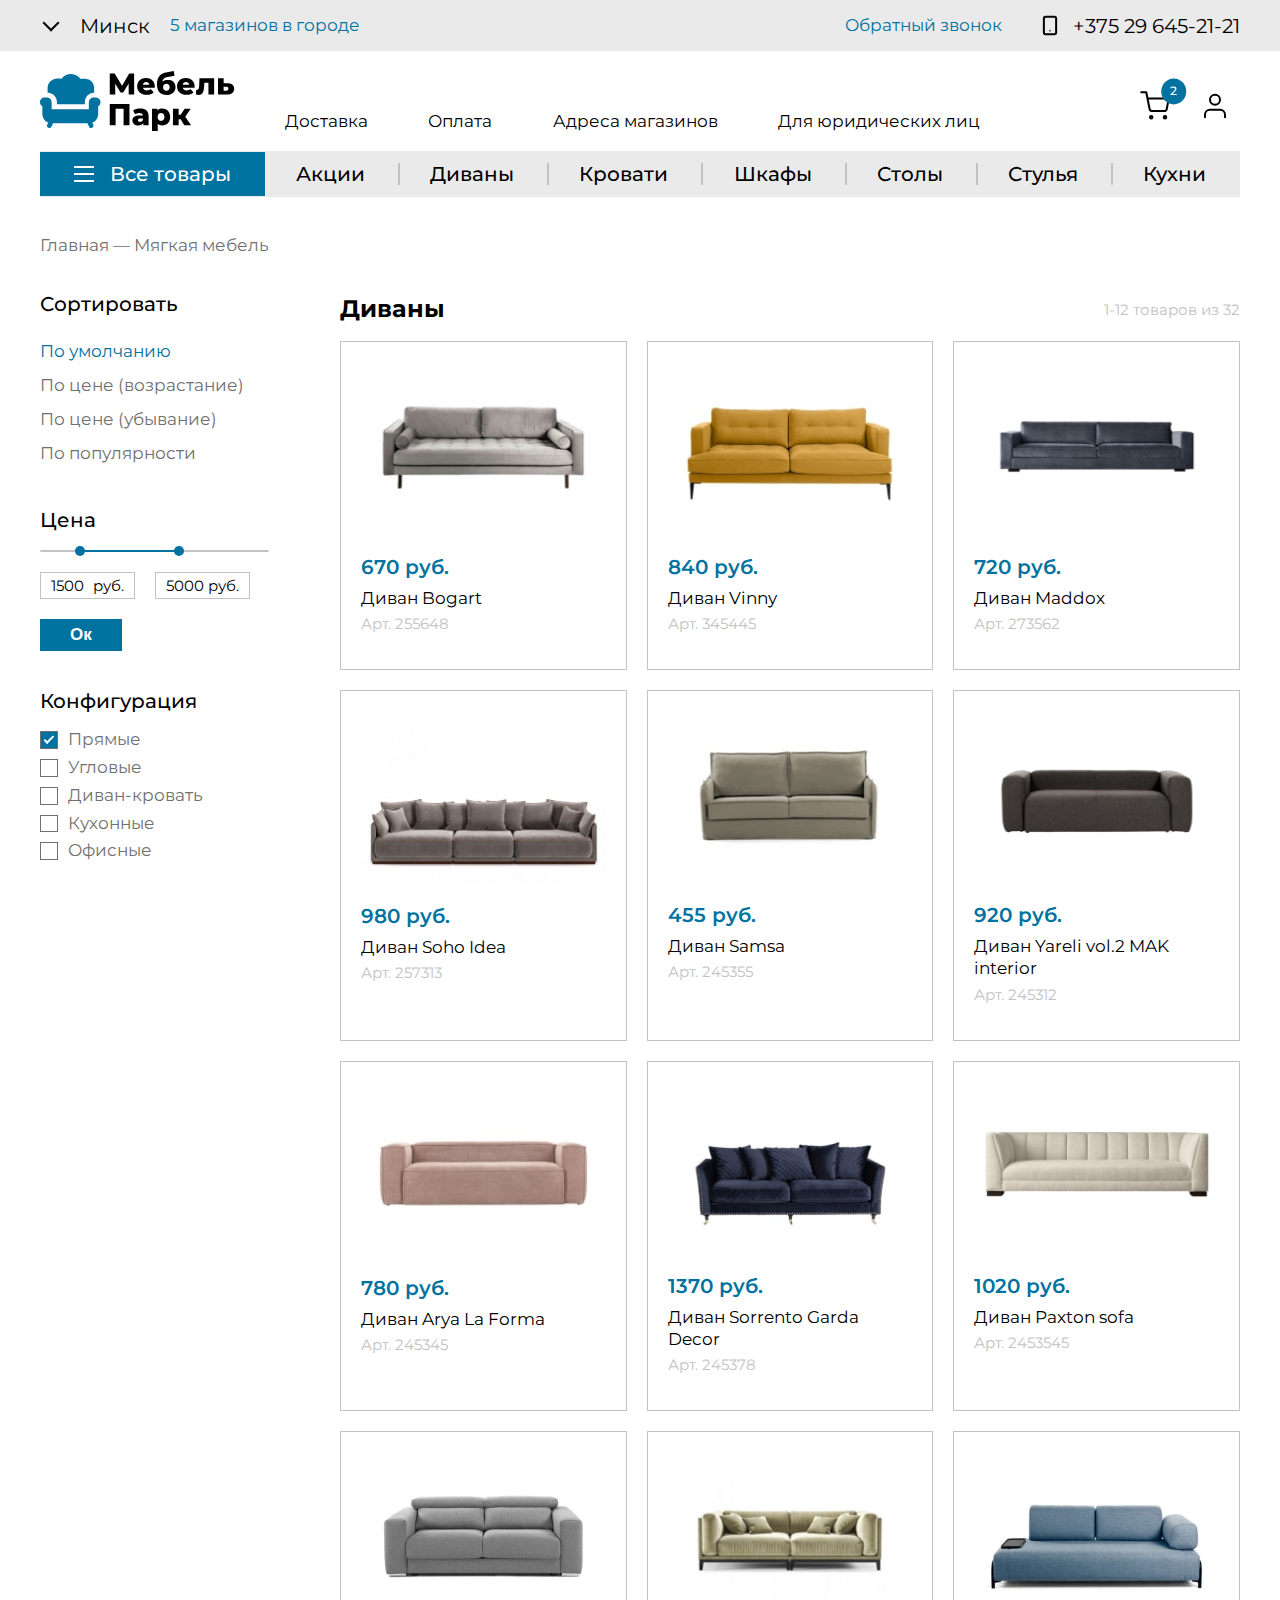
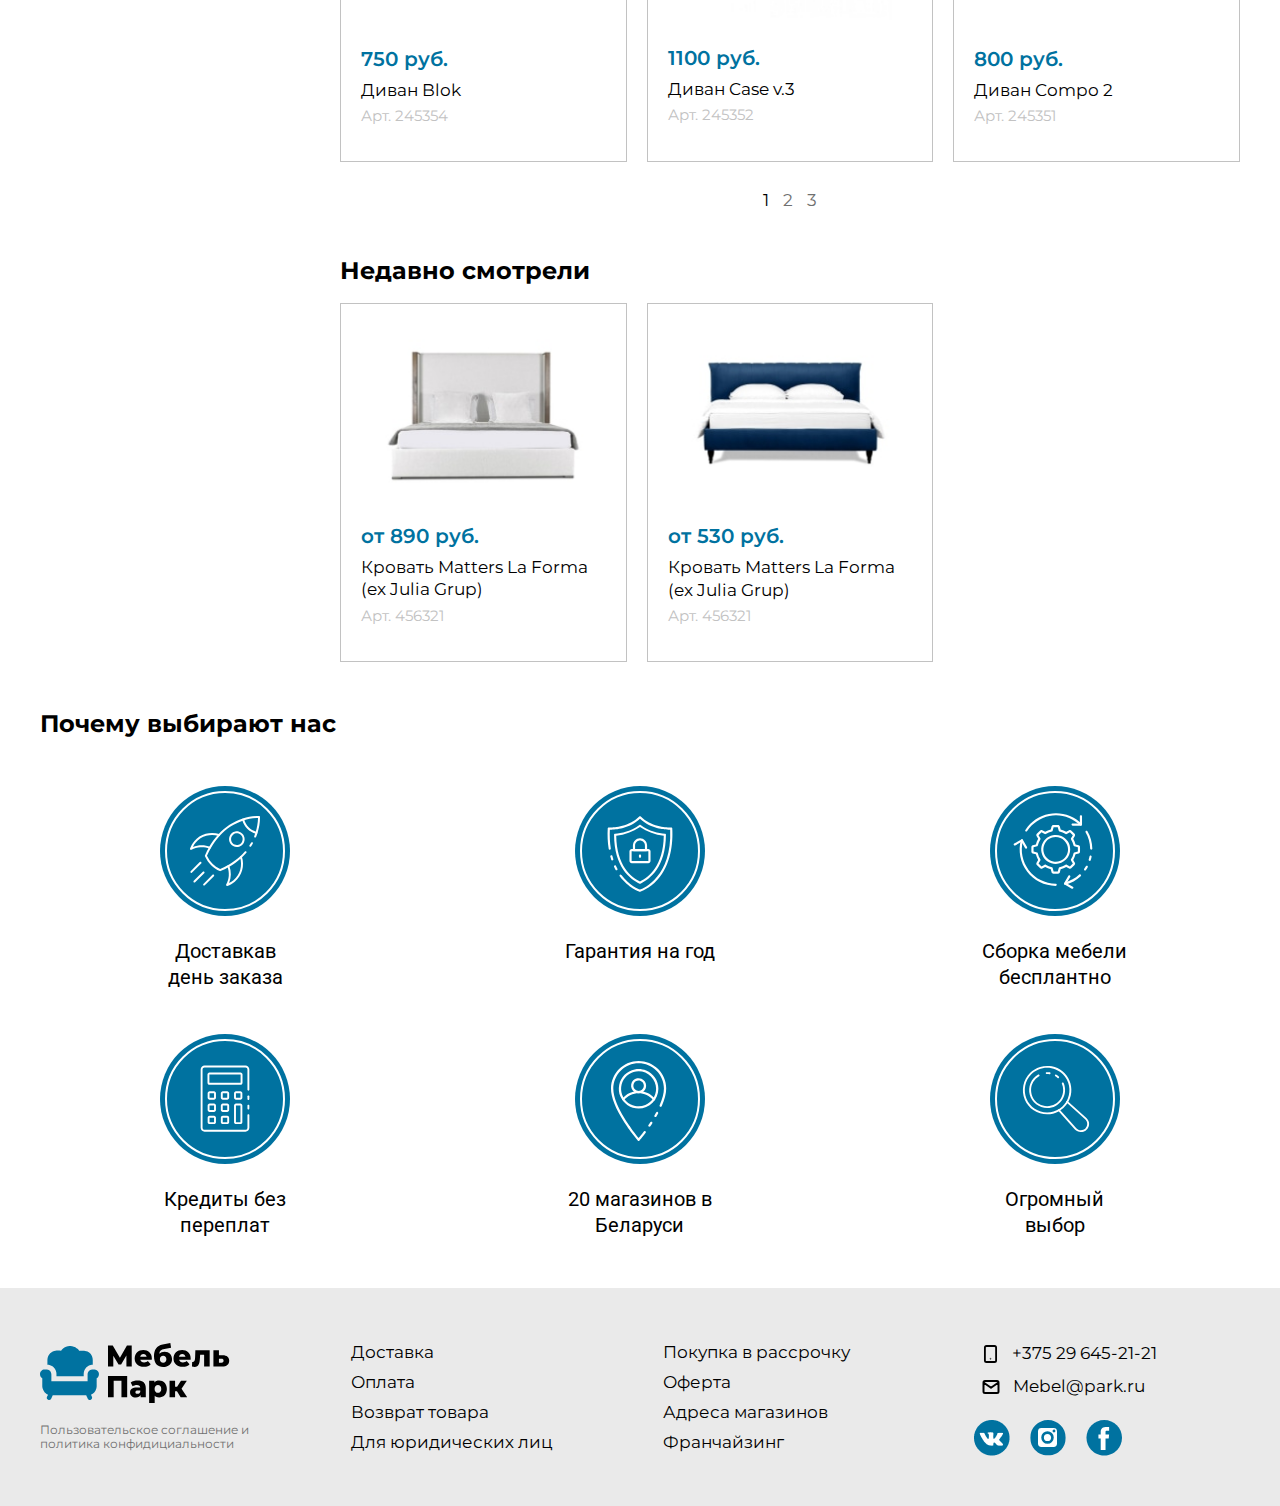
<file: catalog-sofas.html>
<!DOCTYPE html>
<html lang="ru">
<head>
    <meta charset="UTF-8">
    <link rel="preconnect" href="https://fonts.gstatic.com">
    <link href="https://fonts.googleapis.com/css2?family=Montserrat:wght@400;500;600;700&family=Roboto&display=swap" rel="stylesheet">
    <link rel="stylesheet" type="text/css" href="assets/css/slick.css"/>
    <link rel="stylesheet" href="assets/css/style.min.css">
    
    <!-- Useful meta tags -->
    <meta http-equiv="x-ua-compatible" content="ie=edge">
    <meta name="viewport" content="width=device-width, initial-scale=1, shrink-to-fit=no">
    <meta name="robots" content="index, follow">
    <meta name="google" content="notranslate">
    <meta name="format-detection" content="telephone=no">
    <meta name="description" content="">
    
    <title>Sofas</title>
</head>
<body>

    <div class="page">
        <header class="header" id="header">
            <div class="header__top" id="header-top">
                <div class="container">
                    <div class="header__top-inner">
                        <div class="header__top-left" id="headerTopLeft">
                            <nav class="header__top-menu menu">
                                <ul class="menu__list">
                                    <li class="menu__item">
                                        <a href="#" class="menu__link" data-click="#submenu-top">Минск</a>
        
                                        <ul class="submenu submenu--top" id="submenu-top">
                                            <li>
                                                <a class="submenu__link" href="#">Брест</a>
                                            </li>
                                            <li>
                                                <a class="submenu__link" href="#">Витебск</a>
                                            </li>
                                            <li>
                                                <a class="submenu__link" href="#">Гомель</a>
                                            </li>
                                            <li>
                                                <a class="submenu__link" href="#">Гродно</a>
                                            </li>
                                            <li>
                                                <a class="submenu__link" href="#">Минск</a>
                                            </li>
                                            <li>
                                                <a class="submenu__link" href="#">Могилев</a>
                                            </li>
                                            <li>
                                                <a class="submenu__link" href="#">Пинск</a>
                                            </li>
                                            <li>
                                                <a class="submenu__link" href="#">Бобруйск</a>
                                            </li>
                                            <li>
                                                <a class="submenu__link" href="#">Барановичи</a>
                                            </li>
                                            <li>
                                                <a class="submenu__link" href="#">Москва</a>
                                            </li>
                                            <li>
                                                <a class="submenu__link" href="#">Санкт-Петербург</a>
                                            </li>
                                        </ul>
                                    </li>
                                </ul>
                            </nav>
                            <div class="header__link">5 магазинов в городе</div>
                        </div><!-- /.header__top-left -->
                        <div class="header__top-right" id="headerTopRight">
                            <a href="#" class="header__link" data-modal="#callback">Обратный звонок</a>
                            <a class="contacts__phone contacts__phone--header" href="tel:375296452121">
                                <svg class="contacts__phone-icon" width="36" height="35" viewBox="0 0 36 35" fill="none" xmlns="http://www.w3.org/2000/svg">
                                    <path d="M22.375 8.75H13.625C12.6585 8.75 11.875 9.5335 11.875 10.5V24.5C11.875 25.4665 12.6585 26.25 13.625 26.25H22.375C23.3415 26.25 24.125 25.4665 24.125 24.5V10.5C24.125 9.5335 23.3415 8.75 22.375 8.75Z" stroke="black" stroke-width="2" stroke-linecap="round" stroke-linejoin="round"/>
                                    <circle cx="18" cy="22.75" r="0.5" stroke="black" stroke-width="0.75"/>
                                </svg>
                                
                                <div>+375 29 645-21-21</div>
                            </a>
                            <button class="burger burger--mobile" type="button" id="navToggle">
                                <span>Открыть навигацию</span>
                            </button>
                        </div>
                    </div><!-- /.header__top-inner -->
                </div><!-- /.container -->
            </div><!-- /.header__top -->
            <div class="header__bottom" id="header-bottom">
                <div class="container">
                    <div class="header__info">
                        <a class="header__logo" id="logo" href="index.html">
                            <img src="./assets/images/logo.svg" alt="logo">
                        </a>
                        <a href="#" class="header__info-link">Доставка</a>
                        <a href="#" class="header__info-link">Оплата</a>
                        <a href="contacts.html" class="header__info-link">Адреса магазинов</a>
                        <a href="#" class="header__info-link">Для юридических лиц</a>
        
                        <div class="header__icons" id="header-icons">
                            <a class="header__basket" href="basket.html">
                                <img src="./assets/images/header/basket.svg" alt="basket">
                                <span class="productsCount">2</span>
                            </a>
                            <a href="#">
                                <img src="./assets/images/header/user.svg" alt="user">
                            </a>
                        </div>
                    </div>
        
                    <nav class="nav">
                        <ul class="nav__list">
                            <li class="nav__item">
                                <a class="nav__link has-subnav" data-click="#submenu-bottom" href="#">
                                <button class="burger" type="button">
                                    <span>Открыть навигацию</span>
                                </button>
                                Все товары</a>
        
                                <ul class="submenu submenu--bottom" id="submenu-bottom">
                                    <li>
                                        <a class="submenu__link" href="catalog-cupboards.html">Шкафы</a>
                                    </li>
                                    <li>
                                        <a class="submenu__link" href="catalog-sofas.html">Диваны</a>
                                    </li>
                                    <li>
                                        <a class="submenu__link" href="catalog-beds.html">Кровати</a>
                                    </li>
                                    <li>
                                        <a class="submenu__link" href="404.html">Акции</a>
                                    </li>
                                    <li>
                                        <a class="submenu__link" href="catalog-tables.html">Столы</a>
                                    </li>
                                    <li>
                                        <a class="submenu__link" href="catalog-chairs.html">Стулья</a>
                                    </li>
                                    <li>
                                        <a class="submenu__link" href="404.html">Кухни</a>
                                    </li>
                                </ul>
                            </li>
                            <li class="nav__item">
                                <a class="nav__link" href="404.html">Акции</a>
                            </li>
                            <li class="nav__item">
                                <a class="nav__link" href="catalog-sofas.html">Диваны</a>
                            </li>
                            <li class="nav__item">
                                <a class="nav__link" href="catalog-beds.html">Кровати</a>
                            </li>
                            <li class="nav__item">
                                <a class="nav__link" href="catalog-cupboards.html">Шкафы</a>
                            </li>
                            <li class="nav__item">
                                <a class="nav__link" href="catalog-tables.html">Столы</a>
                            </li>
                            <li class="nav__item">
                                <a class="nav__link" href="catalog-chairs.html">Стулья</a>
                            </li>
                            <li class="nav__item">
                                <a class="nav__link" href="404.html">Кухни</a>
                            </li>
                        </ul>
                    </nav>
                </div>
            </div><!-- /.header__bottom -->
            <div class="header__bottom header__bottom--fixed" id="fixed-header">
                <div class="container">
                    <div class="header__info-fixed">
                        <a class="header__logo" href="index.html">
                            <img src="./assets/images/logo.svg" alt="logo">
                        </a>
                        <a href="#" class="header__info-link">Доставка</a>
                        <a href="#" class="header__info-link">Оплата</a>
                        <a href="contacts.html" class="header__info-link">Адреса магазинов</a>
                        <a href="#" class="header__info-link">Для юридических лиц</a>
        
                        <div class="header__icons">
                            <a class="header__basket" href="basket.html">
                                <img src="./assets/images/header/basket.svg" alt="basket">
                                <span class="productsCount">2</span>
                            </a>
                            <a href="#">
                                <img src="./assets/images/header/user.svg" alt="user">
                            </a>
                        </div>
                    </div>
        
                    <nav class="nav">
                        <ul class="nav__list">
                            <li class="nav__item">
                                <a class="nav__link has-subnav" data-click="#submenu-bottom-fixed" href="#">
                                <button class="burger" type="button">
                                    <span>Открыть навигацию</span>
                                </button>
                                Все товары</a>
        
                                <ul class="submenu submenu--bottom" id="submenu-bottom-fixed">
                                    <li>
                                        <a class="submenu__link" href="catalog-cupboards.html">Шкафы</a>
                                    </li>
                                    <li>
                                        <a class="submenu__link" href="catalog-sofas.html">Диваны</a>
                                    </li>
                                    <li>
                                        <a class="submenu__link" href="catalog-beds.html">Кровати</a>
                                    </li>
                                    <li>
                                        <a class="submenu__link" href="404.html">Акции</a>
                                    </li>
                                    <li>
                                        <a class="submenu__link" href="catalog-tables.html">Столы</a>
                                    </li>
                                    <li>
                                        <a class="submenu__link" href="catalog-chairs.html">Стулья</a>
                                    </li>
                                    <li>
                                        <a class="submenu__link" href="404.html">Кухни</a>
                                    </li>
                                </ul>
                            </li>
                            <li class="nav__item">
                                <a class="nav__link" href="404.html">Акции</a>
                            </li>
                            <li class="nav__item">
                                <a class="nav__link" href="catalog-sofas.html">Диваны</a>
                            </li>
                            <li class="nav__item">
                                <a class="nav__link" href="catalog-beds.html">Кровати</a>
                            </li>
                            <li class="nav__item">
                                <a class="nav__link" href="catalog-cupboards.html">Шкафы</a>
                            </li>
                            <li class="nav__item">
                                <a class="nav__link" href="catalog-tables.html">Столы</a>
                            </li>
                            <li class="nav__item">
                                <a class="nav__link" href="catalog-chairs.html">Стулья</a>
                            </li>
                            <li class="nav__item">
                                <a class="nav__link" href="404.html">Кухни</a>
                            </li>
                        </ul>
                    </nav>
                </div>
            </div><!-- /.header__bottom -->
        </header>    
        <main class="main">
            <div class="container">
                
                <!-- Catalog -->
                <div class="catalog">
                    <div class="catalog__inner">
                        <div class="filter">
                            <div class="catalog__item">
                                <a href="index.html" class="catalog__link">Главная</a><span> — Мягкая мебель</span>
                            </div>
                            <div class="filter__item">
                                <div class="filter__title">Сортировать</div>
                                <a href="#" class="filter__link active">По умолчанию</a>
                                <a href="#" class="filter__link">По цене (возрастание)</a>
                                <a href="#" class="filter__link">По цене (убывание)</a>
                                <a href="#" class="filter__link">По популярности</a>
                            </div>
                            <div class="filter__item">
                                <div class="filter__title">Цена</div>
                                <div class="filter__widget">
                                    <div id="slider"></div>
                                    <div class="filter__amount">
                                        <span class="filter__amount-lower">
                                            <span id="lower"></span><span>руб.</span>
                                        </span>
                                        <span class="filter__amount-upper">
                                            <span id="upper"></span><span>руб.</span>
                                        </span>
                                    </div>
                                    <button class="btn btn--sm" type="submit">Ок</button>
                                </div>
                            </div>
                            <div class="filter__item">
                                <div class="filter__title">Конфигурация</div>
                                <input class="filter__input" id="ch1" type="checkbox" checked>
                                <label for="ch1" class="filter__cheboxes">Прямые</label>
                
                                <input class="filter__input" id="ch2" type="checkbox">
                                <label for="ch2" class="filter__cheboxes">Угловые</label>
                
                                <input class="filter__input" id="ch3" type="checkbox">
                                <label for="ch3" class="filter__cheboxes">Диван-кровать</label>
                
                                <input class="filter__input" id="ch4" type="checkbox">
                                <label for="ch4" class="filter__cheboxes">Кухонные</label>
                
                                <input class="filter__input" id="ch5" type="checkbox">
                                <label for="ch5" class="filter__cheboxes">Офисные</label>
                            </div>
                        </div><!-- /.filter -->
                    </div><!-- /.catalog__inner -->
                </div><!-- /.catalog -->
                
                <!-- Cards -->
                <div class="cards cards--catalog">
                    <div class="catalog__product">
                        <h1 class="cards__title">Диваны</h1>
                        <div>1-12 товаров из 32</div>
                    </div>
                    <div class="cards__inner cards__inner--catalog" id="cards3">
                        <div class="cards__item cards__item--catalog">
                            <a href="card.html" class="cards__link">
                                <img src="./assets/images/cards/sofa/sofa1.jpg" alt="Стол">
                                <div class="cards__price">670 руб.</div>
                                <div class="cards__name">Диван Bogart</div>
                            </a>
                            <div class="cards__art">Арт. 255648</div>
                        </div>
                        <div class="cards__item cards__item--catalog">
                            <a href="card.html" class="cards__link">
                                <img src="./assets/images/cards/sofa/sofa2.jpg" alt="Диван">
                                <div class="cards__price">840 руб.</div>
                                <div class="cards__name">Диван Vinny</div>
                            </a>
                            <div class="cards__art">Арт. 345445</div>
                        </div>
                        <div class="cards__item cards__item--catalog">
                            <a href="card.html" class="cards__link">
                                <img src="./assets/images/cards/sofa/sofa3.jpg" alt="Стул">
                                <div class="cards__price">720 руб.</div>
                                <div class="cards__name">Диван Maddox</div>
                            </a>
                            <div class="cards__art">Арт. 273562</div>
                        </div>
                        <div class="cards__item cards__item--catalog">
                            <a href="card.html" class="cards__link">
                                <img src="./assets/images/cards/sofa/sofa4.jpg" alt="Кресло">
                                <div class="cards__price">980 руб.</div>
                                <div class="cards__name">Диван Soho Idea</div>
                            </a>
                            <div class="cards__art">Арт. 257313</div>
                        </div>
                        <div class="cards__item cards__item--catalog">
                            <a href="card.html" class="cards__link">
                                <img src="./assets/images/cards/sofa/sofa5.jpg" alt="Кресло">
                                <div class="cards__price">455 руб.</div>
                                <div class="cards__name">Диван Samsa</div>
                            </a>
                            <div class="cards__art">Арт. 245355</div>
                        </div>
                        <div class="cards__item cards__item--catalog">
                            <a href="card.html" class="cards__link">
                                <img src="./assets/images/cards/sofa/sofa6.jpg" alt="Кресло">
                                <div class="cards__price">920 руб.</div>
                                <div class="cards__name">Диван Yareli vol.2 MAK interior</div>
                            </a>
                            <div class="cards__art">Арт. 245312</div>
                        </div>
                        <div class="cards__item cards__item--catalog">
                            <a href="card.html" class="cards__link">
                                <img src="./assets/images/cards/sofa/sofa7.jpg" alt="Кресло">
                                <div class="cards__price">780 руб.</div>
                                <div class="cards__name">Диван Arya La Forma</div>
                            </a>
                            <div class="cards__art">Арт. 245345</div>
                        </div>
                        <div class="cards__item cards__item--catalog">
                            <a href="card.html" class="cards__link">
                                <img src="./assets/images/cards/sofa/sofa8.jpg" alt="Кресло">
                                <div class="cards__price">1370 руб.</div>
                                <div class="cards__name">Диван Sorrento Garda Decor</div>
                            </a>
                            <div class="cards__art">Арт. 245378</div>
                        </div>
                        <div class="cards__item cards__item--catalog">
                            <a href="card.html" class="cards__link">
                                <img src="./assets/images/cards/sofa/sofa9.jpg" alt="Кресло">
                                <div class="cards__price">1020 руб.</div>
                                <div class="cards__name">Диван Paxton sofa</div>
                            </a>
                            <div class="cards__art">Арт. 2453545</div>
                        </div>
                        <div class="cards__item cards__item--catalog">
                            <a href="card.html" class="cards__link">
                                <img src="./assets/images/cards/sofa/sofa10.jpg" alt="Кресло">
                                <div class="cards__price">750 руб.</div>
                                <div class="cards__name">Диван Blok</div>
                            </a>
                            <div class="cards__art">Арт. 245354</div>
                        </div>
                        <div class="cards__item cards__item--catalog">
                            <a href="card.html" class="cards__link">
                                <img src="./assets/images/cards/sofa/sofa11.jpg" alt="Кресло">
                                <div class="cards__price">1100 руб.</div>
                                <div class="cards__name">Диван Case v.3</div>
                            </a>
                            <div class="cards__art">Арт. 245352</div>
                        </div>
                        <div class="cards__item cards__item--catalog">
                            <a href="card.html" class="cards__link">
                                <img src="./assets/images/cards/sofa/sofa12.jpg" alt="Кресло">
                                <div class="cards__price">800 руб.</div>
                                <div class="cards__name">Диван Compo 2</div>
                            </a>
                            <div class="cards__art">Арт. 245351</div>
                        </div>
                    </div><!-- /.cards__inner -->
                    <a href="#" class="cards__btn cards__btn--catalog" data-click="#cards3">Показать все</a>
                    <div class="pagination">
                        <a href="#" class="pagination__link active">1</a>
                        <a href="#" class="pagination__link">2</a>
                        <a href="#" class="pagination__link">3</a>
                    </div>
                </div><!-- /.cards -->
                
                <!-- Cards -->
                <div class="cards cards--catalog">
                    <h1 class="cards__title">Недавно смотрели</h1>
                    <div class="cards__inner cards__inner--catalog" id="cards4">
                        <div class="cards__item cards__item--main">
                            <a href="card.html" class="cards__link">
                                <img src="./assets/images/cards/card15.jpg" alt="Стол">
                                <div class="cards__price">от 890 руб.</div>
                                <div class="cards__name">Кровать Matters La Forma (ex Julia Grup)</div>
                            </a>
                            <div class="cards__art">Арт. 456321</div>
                        </div>
                        <div class="cards__item cards__item--main">
                            <a href="card.html" class="cards__link">
                                <img src="./assets/images/cards/card16.jpg" alt="Диван">
                                <div class="cards__price">от 530 руб.</div>
                                <div class="cards__name">Кровать Matters La Forma (ex Julia Grup)</div>
                            </a>
                            <div class="cards__art">Арт. 456321</div>
                        </div>
                    </div><!-- /.cards__inner -->
                    <a href="#" class="cards__btn cards__btn--popular" data-click="#cards4">Показать все</a>
                </div><!-- /.cards -->
                
                <!-- Pluses -->
                <div class="pluses">
                    <h1 class="cards__title">Почему выбирают нас</h1>
                    <div class="pluses__inner">
                        <div class="pluses__item">
                            <svg class="pluses__icon" width="130" height="130" viewBox="0 0 130 130" fill="none" xmlns="http://www.w3.org/2000/svg">
                                <circle cx="65" cy="65" r="65" fill="#0072A0" />
                                <circle cx="65" cy="65" r="59" stroke="white" stroke-width="2" />
                                <path
                                    d="M96.4656 47.8489C96.3865 47.8489 96.3075 47.8395 96.2306 47.8209C92.8214 46.9985 89.7059 45.2497 87.2283 42.7676C84.7461 40.2901 82.9973 37.1746 82.175 33.7653C82.1129 33.5073 82.1559 33.2353 82.2944 33.0089C82.4329 32.7826 82.6557 32.6206 82.9137 32.5585C83.1717 32.4965 83.4437 32.5394 83.6701 32.6779C83.8964 32.8165 84.0584 33.0392 84.1205 33.2972C84.857 36.3473 86.422 39.1345 88.6426 41.3513C90.8596 43.5719 93.6467 45.1372 96.6967 45.8744C96.9346 45.9319 97.1431 46.0746 97.2828 46.2755C97.4225 46.4764 97.4838 46.7215 97.4549 46.9645C97.4261 47.2075 97.3092 47.4315 97.1263 47.5942C96.9435 47.7568 96.7073 47.8467 96.4626 47.8469L96.4656 47.8489Z"
                                    fill="white" />
                                <path
                                    d="M90.334 60.8199C90.1419 60.8201 89.9539 60.7645 89.7928 60.6598C89.5697 60.5163 89.4128 60.29 89.3565 60.0308C89.3002 59.7715 89.3492 59.5006 89.4928 59.2775C90.0439 58.4242 90.578 57.536 91.0822 56.6388C91.2122 56.4075 91.4287 56.2372 91.6842 56.1656C91.9397 56.0939 92.2132 56.1267 92.4445 56.2567C92.6758 56.3867 92.8461 56.6032 92.9177 56.8587C92.9894 57.1142 92.9566 57.3877 92.8266 57.619C92.3025 58.5513 91.7463 59.4745 91.1752 60.3617C91.0845 60.5024 90.96 60.618 90.813 60.698C90.666 60.7781 90.5013 60.82 90.334 60.8199Z"
                                    fill="white" />
                                <path
                                    d="M60.1173 85.1361C59.9864 85.1363 59.8569 85.1105 59.7362 85.0601C53.2575 82.3854 48.2852 77.4212 44.9574 70.3063C44.8979 70.1791 44.866 70.0407 44.8636 69.9002C44.8611 69.7598 44.8883 69.6204 44.9434 69.4911C46.1434 66.6577 47.4992 63.8928 49.0044 61.209C49.0264 61.171 49.0504 61.134 49.0754 61.099C51.6448 56.52 54.7326 52.2518 58.2778 48.3787C64.955 41.0674 73.4229 35.6231 82.8461 32.5827C88.0628 30.8048 93.5453 29.9327 99.0562 30.004C99.3008 30.0183 99.5316 30.1218 99.7049 30.2949C99.8782 30.4681 99.9819 30.6988 99.9964 30.9433C100.066 36.4542 99.1939 41.9365 97.4168 47.1534C97.0167 48.4088 96.5596 49.6711 96.0614 50.9024C96.0128 51.025 95.9404 51.1368 95.8484 51.2313C95.7563 51.3259 95.6465 51.4013 95.5252 51.4532C95.4039 51.5051 95.2736 51.5325 95.1417 51.5338C95.0097 51.5351 94.8789 51.5103 94.7566 51.4608C94.6343 51.4114 94.523 51.3382 94.4291 51.2455C94.3352 51.1529 94.2605 51.0425 94.2094 50.9209C94.1584 50.7993 94.1318 50.6687 94.1314 50.5368C94.131 50.4049 94.1567 50.2742 94.207 50.1522C94.6861 48.9669 95.1252 47.7516 95.5123 46.5423C97.0653 41.8403 97.9094 36.9332 98.0169 31.9826C93.0671 32.0884 88.1606 32.9312 83.4592 34.4832C74.3661 37.4209 66.1956 42.6776 59.7532 49.7351C56.2824 53.5248 53.2631 57.7045 50.7559 62.1903C50.7339 62.2283 50.7109 62.2643 50.6858 62.2993C49.314 64.7534 48.0707 67.2771 46.9609 69.8602C50.0357 76.2379 54.3448 80.563 60.1143 83.0486C62.7065 81.9358 65.239 80.6885 67.7012 79.3116C67.7356 79.2868 67.7714 79.2638 67.8082 79.2426C72.2941 76.7355 76.4741 73.7166 80.2644 70.2463C81.8729 68.757 83.3993 67.1813 84.8366 65.5261C85.0101 65.3253 85.2562 65.2016 85.5209 65.1823C85.7856 65.163 86.0471 65.2496 86.2479 65.4231C86.4488 65.5966 86.5724 65.8428 86.5918 66.1074C86.6111 66.3721 86.5245 66.6336 86.351 66.8345C84.8642 68.5454 83.2858 70.1746 81.6228 71.7147C77.7487 75.2628 73.4792 78.3532 68.8985 80.9251C68.8637 80.9502 68.8277 80.9736 68.7905 80.9951C66.1069 82.5001 63.3424 83.8559 60.5094 85.0561C60.3853 85.1088 60.252 85.136 60.1173 85.1361Z"
                                    fill="white" />
                                <path
                                    d="M67.051 100C66.877 100 66.7059 99.9546 66.5549 99.8683C66.4038 99.782 66.2778 99.6577 66.1894 99.5078C66.101 99.3579 66.0533 99.1875 66.0509 99.0135C66.0485 98.8395 66.0915 98.6679 66.1757 98.5156C67.6912 95.7832 68.5846 92.7497 68.7921 89.632C68.9996 86.5143 68.5161 83.3892 67.3761 80.48C67.2796 80.2328 67.2854 79.9574 67.392 79.7143C67.4986 79.4713 67.6975 79.2806 67.9447 79.1842C68.1919 79.0878 68.4674 79.0935 68.7104 79.2002C68.9534 79.3068 69.1441 79.5056 69.2405 79.7528C71.4288 85.3337 71.3725 91.5449 69.0835 97.0853C70.66 96.317 72.1339 95.3539 73.4706 94.2185C76.7175 91.4814 79.0729 87.8368 80.2348 83.7522C81.3968 79.6676 81.3123 75.329 79.9923 71.2927C79.9258 71.0451 79.957 70.7814 80.0794 70.5561C80.2018 70.3307 80.406 70.161 80.6499 70.082C80.8938 70.0029 81.1587 70.0205 81.39 70.1311C81.6213 70.2418 81.8013 70.437 81.8928 70.6765C83.3356 75.0908 83.4272 79.8355 82.1559 84.3022C80.8845 88.7689 78.3081 92.7541 74.7569 95.7469C72.5802 97.5986 70.0743 99.0238 67.3701 99.948C67.2672 99.9826 67.1595 100 67.051 100Z"
                                    fill="white" />
                                <path
                                    d="M30.9999 63.9478C30.8408 63.9477 30.684 63.9097 30.5426 63.837C30.4012 63.7642 30.2791 63.6587 30.1866 63.5293C30.0941 63.4 30.0338 63.2504 30.0106 63.093C29.9875 62.9356 30.0022 62.775 30.0536 62.6245C30.9777 59.9205 32.4029 57.4149 34.2547 55.2386C37.2469 51.6865 41.2321 49.1095 45.699 47.8381C50.166 46.5666 54.9109 46.6588 59.3251 48.1028C59.4558 48.1383 59.5779 48.2 59.684 48.2842C59.7901 48.3683 59.878 48.4732 59.9424 48.5923C60.0068 48.7114 60.0463 48.8424 60.0586 48.9772C60.0708 49.1121 60.0556 49.248 60.0138 49.3768C59.9719 49.5056 59.9044 49.6246 59.8152 49.7265C59.7261 49.8284 59.6171 49.9112 59.495 49.9698C59.3729 50.0283 59.2402 50.0615 59.1049 50.0673C58.9696 50.073 58.8346 50.0512 58.7079 50.0032C54.6709 48.6834 50.3317 48.5997 46.2468 49.7627C42.1618 50.9258 38.5175 53.2826 35.7811 56.5309C34.646 57.8678 33.6829 59.3416 32.9143 60.918C38.4554 58.6304 44.6666 58.5748 50.2478 60.763C50.3701 60.8108 50.4819 60.8822 50.5766 60.9732C50.6714 61.0642 50.7473 61.173 50.8 61.2933C50.8527 61.4137 50.8812 61.5432 50.8838 61.6745C50.8865 61.8059 50.8632 61.9365 50.8154 62.0588C50.7676 62.1812 50.6962 62.2929 50.6052 62.3877C50.5142 62.4824 50.4054 62.5583 50.2851 62.611C50.1647 62.6637 50.0352 62.6922 49.9039 62.6949C49.7725 62.6975 49.642 62.6743 49.5196 62.6265C46.6103 61.4862 43.485 61.0025 40.3671 61.21C37.2492 61.4175 34.2156 62.3111 31.483 63.8268C31.3349 63.9076 31.1686 63.9492 30.9999 63.9478Z"
                                    fill="white" />
                                <path
                                    d="M44.1032 99.617C43.9054 99.617 43.712 99.5583 43.5476 99.4484C43.3831 99.3384 43.255 99.1822 43.1793 98.9995C43.1036 98.8167 43.0838 98.6157 43.1224 98.4217C43.1609 98.2277 43.2562 98.0495 43.396 97.9096L52.4803 88.8242C52.669 88.642 52.9217 88.5412 53.1839 88.5435C53.4462 88.5458 53.6971 88.651 53.8825 88.8364C54.068 89.0219 54.1732 89.2728 54.1754 89.535C54.1777 89.7973 54.0769 90.05 53.8947 90.2386L44.8104 99.3239C44.6228 99.5115 44.3685 99.6169 44.1032 99.617Z"
                                    fill="white" />
                                <path
                                    d="M31.384 86.8965C31.1862 86.8964 30.9928 86.8377 30.8284 86.7278C30.6639 86.6179 30.5357 86.4617 30.46 86.279C30.3844 86.0962 30.3645 85.8951 30.4031 85.7011C30.4417 85.5071 30.5369 85.3289 30.6768 85.189L39.7611 76.1037C39.8534 76.0082 39.9637 75.932 40.0858 75.8795C40.2078 75.8271 40.3391 75.7995 40.4719 75.7984C40.6047 75.7972 40.7364 75.8225 40.8593 75.8728C40.9823 75.9231 41.0939 75.9974 41.1879 76.0913C41.2818 76.1852 41.356 76.2969 41.4063 76.4198C41.4566 76.5428 41.4819 76.6745 41.4808 76.8073C41.4796 76.9401 41.452 77.0714 41.3996 77.1934C41.3472 77.3154 41.271 77.4258 41.1755 77.5181L32.0911 86.6034C31.9036 86.791 31.6492 86.8964 31.384 86.8965Z"
                                    fill="white" />
                                <path
                                    d="M34.4487 96.5511C34.2508 96.551 34.0575 96.4924 33.8931 96.3824C33.7286 96.2725 33.6004 96.1163 33.5247 95.9336C33.449 95.7508 33.4292 95.5498 33.4678 95.3558C33.5064 95.1618 33.6016 94.9835 33.7415 94.8437L42.8268 85.7583C43.0154 85.5761 43.2681 85.4753 43.5304 85.4776C43.7926 85.4799 44.0435 85.5851 44.229 85.7705C44.4144 85.956 44.5196 86.2068 44.5219 86.4691C44.5242 86.7314 44.4234 86.984 44.2412 87.1727L35.1558 96.258C34.9683 96.4456 34.7139 96.551 34.4487 96.5511Z"
                                    fill="white" />
                                <path
                                    d="M76.8394 60.9722C75.5546 60.9721 74.2896 60.6551 73.1565 60.0494C72.0234 59.4436 71.0572 58.5678 70.3434 57.4994C69.6297 56.4311 69.1904 55.2032 69.0646 53.9245C68.9387 52.6459 69.1301 51.3559 69.6219 50.1689C70.1136 48.9819 70.8905 47.9345 71.8838 47.1194C72.877 46.3044 74.0559 45.7468 75.3161 45.4962C76.5763 45.2456 77.8788 45.3097 79.1083 45.6827C80.3378 46.0557 81.4563 46.7262 82.3648 47.6348C83.4575 48.7275 84.2015 50.1197 84.5029 51.6353C84.8043 53.1509 84.6495 54.7219 84.0581 56.1495C83.4666 57.5771 82.4651 58.7973 81.1802 59.6557C79.8953 60.5142 78.3847 60.9723 76.8394 60.9722ZM76.8394 47.3477C75.4949 47.3485 74.1923 47.8154 73.1535 48.6689C72.1147 49.5225 71.404 50.7098 71.1424 52.0285C70.8808 53.3473 71.0846 54.716 71.719 55.9014C72.3534 57.0868 73.3792 58.0155 74.6216 58.5294C75.8639 59.0433 77.2461 59.1105 78.5325 58.7196C79.8189 58.3287 80.9299 57.5039 81.6764 56.3857C82.4228 55.2674 82.7584 53.925 82.6261 52.587C82.4937 51.2491 81.9015 49.9984 80.9505 49.0481C80.4116 48.5071 79.7708 48.0782 79.0652 47.7864C78.3595 47.4945 77.603 47.3454 76.8394 47.3477Z"
                                    fill="white" />
                            </svg>
                            <div class="pluses__text">Доставкав день заказа</div>
                        </div>
                        <div class="pluses__item">
                            <svg class="pluses__icon" width="130" height="130" viewBox="0 0 130 130" fill="none" xmlns="http://www.w3.org/2000/svg">
                                <circle cx="65" cy="65" r="65" fill="#0072A0" />
                                <circle cx="65" cy="65" r="59" stroke="white" stroke-width="2" />
                                <path
                                    d="M41.466 84.3136C41.2703 84.3137 41.0782 84.2606 40.9103 84.1601C40.7423 84.0596 40.6048 83.9153 40.5125 83.7428C39.9298 82.6617 39.4671 81.7309 39.0541 80.8239C38.9351 80.5629 38.9246 80.2654 39.025 79.9968C39.1253 79.7282 39.3283 79.5104 39.5892 79.3914C39.8501 79.2724 40.1476 79.262 40.4163 79.3623C40.6849 79.4627 40.9027 79.6656 41.0216 79.9266C41.4141 80.7914 41.8584 81.6736 42.4173 82.7179C42.5057 82.8825 42.5499 83.0672 42.5456 83.254C42.5413 83.4408 42.4887 83.6233 42.3929 83.7837C42.2971 83.9441 42.1613 84.0769 41.9989 84.1692C41.8364 84.2615 41.6528 84.3102 41.466 84.3103V84.3136Z"
                                    fill="white" />
                                <path
                                    d="M65 105.838C64.8938 105.838 64.7881 105.823 64.6865 105.791C64.2411 105.656 53.693 102.35 44.7179 90.3439C44.5458 90.1145 44.472 89.8262 44.5125 89.5424C44.5531 89.2585 44.7047 89.0024 44.9341 88.8304C45.1634 88.6583 45.4518 88.5845 45.7356 88.625C46.0194 88.6656 46.2756 88.8172 46.4476 89.0466C54.1319 99.3277 63.2033 102.971 65 103.614C68.3514 102.401 97.1514 90.545 95.1708 43.6596C90.9925 43.7406 76.1016 43.1774 65 32.7482C53.8995 43.1763 39.0195 43.7406 34.8303 43.6596C34.5291 49.9673 34.8576 56.2894 35.8108 62.532C35.8561 62.8151 35.7871 63.1047 35.6189 63.3369C35.4508 63.5692 35.1972 63.7251 34.9141 63.7704C34.6309 63.8157 34.3414 63.7467 34.1092 63.5785C33.8769 63.4103 33.721 63.1568 33.6757 62.8736C32.6491 56.1297 32.3292 49.297 32.7211 42.4866C32.7285 42.3434 32.7643 42.2031 32.8265 42.0739C32.8887 41.9447 32.9759 41.8291 33.0832 41.7339C33.1904 41.6387 33.3155 41.5659 33.4512 41.5195C33.5869 41.4731 33.7305 41.4542 33.8735 41.4639C34.053 41.4758 52.1503 42.5342 64.2368 30.479C64.4394 30.277 64.7139 30.1636 65 30.1636C65.2862 30.1636 65.5606 30.277 65.7633 30.479C77.8487 42.5331 95.9481 41.4725 96.1265 41.4639C96.2695 41.4542 96.413 41.4731 96.5486 41.5194C96.6842 41.5657 96.8093 41.6385 96.9165 41.7335C97.0237 41.8286 97.111 41.944 97.1732 42.0731C97.2355 42.2022 97.2714 42.3424 97.2789 42.4855C98.0541 57.5028 96.1038 78.6044 82.4054 93.8552C74.1676 103.034 65.6714 105.683 65.3135 105.791C65.2119 105.822 65.1063 105.838 65 105.838Z"
                                    fill="white" />
                                <path
                                    d="M37.2703 74.4121C37.042 74.4121 36.8196 74.3398 36.6349 74.2056C36.4502 74.0714 36.3127 73.8822 36.2422 73.665C35.9178 72.6607 35.6033 71.6034 35.3168 70.5299C35.2803 70.3927 35.2712 70.2496 35.29 70.1089C35.3088 69.9682 35.3551 69.8325 35.4263 69.7097C35.5702 69.4616 35.8067 69.2809 36.0838 69.2072C36.3609 69.1335 36.6559 69.1729 36.904 69.3168C37.1521 69.4606 37.3328 69.6971 37.4065 69.9742C37.6822 71.0142 37.9827 72.0283 38.2984 73.0013C38.3424 73.1363 38.3594 73.2786 38.3485 73.4202C38.3375 73.5618 38.2987 73.6999 38.2343 73.8265C38.17 73.9531 38.0813 74.0657 37.9734 74.1581C37.8655 74.2504 37.7404 74.3205 37.6054 74.3645C37.497 74.3981 37.3838 74.4142 37.2703 74.4121Z"
                                    fill="white" />
                                <path
                                    d="M65 97.7851C64.8439 97.785 64.6898 97.751 64.5481 97.6856C55.1102 93.3343 39.2421 81.2013 39.054 48.837C39.0529 48.5667 39.153 48.3058 39.3347 48.1057C39.5164 47.9056 39.7665 47.7808 40.0356 47.7559C46.4951 47.1581 55.9589 45.1375 64.36 38.9138C64.5462 38.7757 64.7719 38.7012 65.0038 38.7012C65.2356 38.7012 65.4613 38.7757 65.6475 38.9138C74.041 45.1375 83.5038 47.1581 89.9632 47.7559C90.2324 47.7808 90.4824 47.9056 90.6641 48.1057C90.8458 48.3058 90.946 48.5667 90.9448 48.837C90.7654 81.2024 74.8994 93.3354 65.4573 97.6867C65.3138 97.7525 65.1578 97.7861 65 97.7851ZM41.2281 49.8067C41.707 79.7267 56.0811 91.2435 65 95.5094C73.9232 91.2413 88.2951 79.7257 88.7675 49.8067C80.2372 48.968 72.0593 45.9777 65 41.1159C57.9389 45.9774 49.7597 48.9676 41.2281 49.8067Z"
                                    fill="white" />
                                <path
                                    d="M73.2649 77.1895H56.7351C56.1327 77.1889 55.555 76.9497 55.1285 76.5242C54.702 76.0988 54.4615 75.5217 54.4595 74.9192V65.3549C54.46 64.7514 54.7 64.1728 55.1266 63.746C55.5532 63.3192 56.1317 63.079 56.7351 63.0781H73.2649C73.8674 63.0804 74.4445 63.3212 74.87 63.7479C75.2954 64.1746 75.5346 64.7523 75.5351 65.3549V74.9192C75.5331 75.5207 75.2933 76.097 74.868 76.5223C74.4427 76.9477 73.8664 77.1875 73.2649 77.1895ZM56.7351 65.2403C56.7049 65.2406 56.6761 65.2528 56.6548 65.2742C56.6336 65.2957 56.6216 65.3247 56.6216 65.3549V74.9192C56.6216 74.9339 56.6246 74.9484 56.6303 74.9619C56.6361 74.9754 56.6446 74.9875 56.6552 74.9976C56.6658 75.0077 56.6784 75.0156 56.6921 75.0207C56.7059 75.0258 56.7205 75.0281 56.7351 75.0273H73.2649C73.2935 75.0273 73.321 75.0159 73.3413 74.9957C73.3616 74.9754 73.373 74.9479 73.373 74.9192V65.3549C73.373 65.3256 73.3618 65.2974 73.3417 65.2761C73.3216 65.2548 73.2941 65.2419 73.2649 65.2403H56.7351Z"
                                    fill="white" />
                                <path
                                    d="M71.0119 65.2399H58.9881C58.7013 65.2399 58.4264 65.126 58.2236 64.9233C58.0209 64.7205 57.907 64.4455 57.907 64.1588V59.4172C57.907 57.536 58.6543 55.7319 59.9845 54.4017C61.3147 53.0715 63.1188 52.3242 65 52.3242C66.8811 52.3242 68.6853 53.0715 70.0154 54.4017C71.3456 55.7319 72.0929 57.536 72.0929 59.4172V64.1588C72.0929 64.4455 71.979 64.7205 71.7763 64.9233C71.5736 65.126 71.2986 65.2399 71.0119 65.2399ZM60.0691 63.0777H69.9308V59.4172C69.9308 58.1095 69.4113 56.8553 68.4866 55.9306C67.5619 55.0059 66.3077 54.4864 65 54.4864C63.6922 54.4864 62.4381 55.0059 61.5133 55.9306C60.5886 56.8553 60.0691 58.1095 60.0691 59.4172V63.0777Z"
                                    fill="white" />
                                <path
                                    d="M65 71.8282C64.7133 71.8282 64.4383 71.7143 64.2356 71.5115C64.0328 71.3088 63.9189 71.0338 63.9189 70.7471V69.52C63.9189 69.2333 64.0328 68.9584 64.2356 68.7556C64.4383 68.5529 64.7133 68.439 65 68.439C65.2868 68.439 65.5617 68.5529 65.7645 68.7556C65.9672 68.9584 66.0811 69.2333 66.0811 69.52V70.7471C66.0811 71.0338 65.9672 71.3088 65.7645 71.5115C65.5617 71.7143 65.2868 71.8282 65 71.8282Z"
                                    fill="white" />
                            </svg>
                            <div class="pluses__text">Гарантия на год</div>
                        </div>
                        <div class="pluses__item">
                            <svg class="pluses__icon" width="130" height="130" viewBox="0 0 130 130" fill="none" xmlns="http://www.w3.org/2000/svg">
                                <circle cx="65" cy="65" r="65" fill="#0072A0" />
                                <circle cx="65" cy="65" r="59" stroke="white" stroke-width="2" />
                                <path
                                    d="M65.6486 99.8808H65.6378C60.0914 99.8249 54.6313 98.5011 49.6752 96.0107C44.719 93.5203 40.3982 89.9292 37.0432 85.5122C33.6882 81.0953 31.3879 75.9694 30.3184 70.5269C29.2488 65.0843 29.4383 59.4692 30.8724 54.1111C30.9063 53.9711 30.9678 53.8392 31.0534 53.7233C31.1389 53.6074 31.2468 53.5097 31.3706 53.4361C31.4945 53.3624 31.6318 53.3143 31.7745 53.2945C31.9172 53.2746 32.0624 53.2835 32.2016 53.3207C32.3409 53.3578 32.4712 53.4223 32.5852 53.5106C32.6991 53.5988 32.7942 53.7089 32.8649 53.8344C32.9357 53.9599 32.9806 54.0983 32.9971 54.2414C33.0136 54.3846 33.0014 54.5295 32.961 54.6679C31.6119 59.7074 31.4333 64.9888 32.439 70.108C33.4447 75.2272 35.6081 80.0486 38.7635 84.2032C41.9189 88.3578 45.9829 91.7356 50.6444 94.0781C55.306 96.4207 60.4416 97.666 65.6583 97.7187C65.9451 97.72 66.2195 97.8351 66.4214 98.0387C66.6232 98.2424 66.7359 98.5179 66.7346 98.8046C66.7333 99.0913 66.6181 99.3658 66.4145 99.5676C66.2108 99.7695 65.9353 99.8821 65.6486 99.8808Z"
                                    fill="white" />
                                <path
                                    d="M36.2659 45.6012C36.0719 45.6011 35.8815 45.5488 35.7147 45.4497C35.5479 45.3507 35.4108 45.2086 35.3178 45.0383C35.2248 44.868 35.1794 44.6759 35.1862 44.482C35.1931 44.2881 35.252 44.0996 35.3567 43.9363C36.7758 41.7233 38.4297 39.6699 40.2897 37.812C43.666 34.4356 47.6742 31.7573 52.0856 29.9299C56.497 28.1026 61.2251 27.1621 66 27.1621C70.7748 27.1621 75.5029 28.1026 79.9143 29.9299C84.3257 31.7573 88.334 34.4356 91.7102 37.812C91.9072 38.0159 92.0161 38.289 92.0137 38.5725C92.0112 38.8559 91.8975 39.1271 91.6971 39.3275C91.4966 39.5279 91.2255 39.6416 90.942 39.6441C90.6586 39.6466 90.3855 39.5376 90.1816 39.3407C87.006 36.1651 83.2361 33.6461 79.087 31.9274C74.9379 30.2088 70.4909 29.3243 66 29.3243C61.509 29.3243 57.062 30.2088 52.913 31.9274C48.7639 33.6461 44.9939 36.1651 41.8183 39.3407C40.0688 41.0891 38.5128 43.021 37.1773 45.1028C37.0794 45.2557 36.9446 45.3815 36.7854 45.4687C36.6261 45.5558 36.4474 45.6013 36.2659 45.6012Z"
                                    fill="white" />
                                <path
                                    d="M101.248 63.6486C100.966 63.6487 100.695 63.5387 100.493 63.342C100.291 63.1453 100.174 62.8775 100.166 62.5956C100.023 56.8878 98.4488 51.3073 95.5892 46.3654C95.514 46.2426 95.4641 46.106 95.4424 45.9636C95.4207 45.8213 95.4277 45.676 95.4629 45.5364C95.4981 45.3968 95.5608 45.2656 95.6475 45.1506C95.7341 45.0355 95.8428 44.939 95.9672 44.8665C96.0917 44.7941 96.2293 44.7472 96.3721 44.7287C96.5149 44.7102 96.66 44.7204 96.7988 44.7587C96.9376 44.797 97.0673 44.8627 97.1804 44.9518C97.2935 45.041 97.3876 45.1518 97.4573 45.2778C100.499 50.5335 102.174 56.4687 102.328 62.5394C102.335 62.826 102.229 63.1038 102.031 63.3118C101.834 63.5198 101.562 63.641 101.276 63.6486H101.248Z"
                                    fill="white" />
                                <path
                                    d="M95.1081 84.5348C94.9109 84.5347 94.7174 84.4807 94.5487 84.3786C94.3799 84.2764 94.2424 84.1301 94.1508 83.9554C94.0593 83.7807 94.0173 83.5843 94.0294 83.3874C94.0415 83.1906 94.1072 83.0008 94.2194 82.8386C94.7859 82.0191 95.3275 81.1445 95.8281 80.2386C95.8959 80.1127 95.988 80.0016 96.0991 79.9116C96.2102 79.8216 96.338 79.7545 96.4752 79.7142C96.6123 79.6739 96.7561 79.6613 96.8982 79.6769C97.0403 79.6926 97.1779 79.7363 97.303 79.8055C97.4281 79.8747 97.5383 79.968 97.627 80.0801C97.7158 80.1921 97.7815 80.3206 97.8203 80.4582C97.8591 80.5958 97.8702 80.7398 97.853 80.8817C97.8357 81.0236 97.7905 81.1607 97.72 81.2851C97.1848 82.258 96.6054 83.1899 95.9989 84.0678C95.8994 84.212 95.7663 84.3298 95.6111 84.4112C95.4559 84.4925 95.2833 84.5349 95.1081 84.5348Z"
                                    fill="white" />
                                <path
                                    d="M75.1406 98.6868C74.8705 98.6899 74.6091 98.5918 74.4078 98.4119C74.2064 98.2319 74.0797 97.9831 74.0526 97.7144C74.0255 97.4457 74.0999 97.1765 74.2613 96.96C74.4226 96.7434 74.6592 96.5951 74.9244 96.5441C80.2718 95.0967 85.1865 92.3696 89.2444 88.5982C89.3477 88.4981 89.4699 88.4196 89.6039 88.3674C89.7379 88.3151 89.8809 88.2901 90.0247 88.2938C90.1685 88.2975 90.3101 88.3299 90.4412 88.389C90.5723 88.4482 90.6903 88.5329 90.7882 88.6382C90.8862 88.7435 90.9622 88.8673 91.0117 89.0023C91.0612 89.1373 91.0833 89.2809 91.0767 89.4245C91.07 89.5682 91.0347 89.7091 90.973 89.839C90.9112 89.9689 90.8241 90.0851 90.7168 90.1809C86.3834 94.2092 81.1307 97.1167 75.4163 98.6501C75.3264 98.6744 75.2337 98.6868 75.1406 98.6868Z"
                                    fill="white" />
                                <path
                                    d="M99.747 74.8824C99.6371 74.8825 99.5278 74.8661 99.4227 74.8337C99.287 74.7918 99.161 74.7235 99.0517 74.6329C98.9424 74.5422 98.8521 74.4309 98.7858 74.3053C98.7195 74.1797 98.6787 74.0423 98.6655 73.9009C98.6524 73.7595 98.6672 73.6169 98.7092 73.4813C99.0202 72.4699 99.2797 71.4433 99.4865 70.4056C99.5438 70.1246 99.7105 69.8779 99.9497 69.7198C100.189 69.5617 100.481 69.505 100.762 69.5624C101.043 69.6197 101.29 69.7863 101.448 70.0256C101.606 70.2648 101.663 70.5571 101.605 70.838C101.365 72.0272 101.095 73.0975 100.779 74.1224C100.711 74.3426 100.574 74.5352 100.388 74.6719C100.202 74.8087 99.9777 74.8824 99.747 74.8824Z"
                                    fill="white" />
                                <path
                                    d="M90.9459 39.6575H82.6302C82.3435 39.6575 82.0685 39.5436 81.8658 39.3409C81.6631 39.1381 81.5492 38.8632 81.5492 38.5764C81.5492 38.2897 81.6631 38.0147 81.8658 37.812C82.0685 37.6093 82.3435 37.4954 82.6302 37.4954H89.8648V30.2608C89.8648 29.974 89.9787 29.6991 90.1815 29.4963C90.3842 29.2936 90.6592 29.1797 90.9459 29.1797C91.2326 29.1797 91.5076 29.2936 91.7104 29.4963C91.9131 29.6991 92.027 29.974 92.027 30.2608V38.5764C92.027 38.8632 91.9131 39.1381 91.7104 39.3409C91.5076 39.5436 91.2326 39.6575 90.9459 39.6575Z"
                                    fill="white" />
                                <path
                                    d="M36.0811 62.6736C35.8911 62.6738 35.7045 62.624 35.5399 62.5291C35.3754 62.4342 35.2388 62.2976 35.1438 62.1331L31.5265 55.8682L25.2616 59.4866C25.0135 59.6277 24.7195 59.6649 24.444 59.5901C24.1685 59.5153 23.9338 59.3346 23.7911 59.0874C23.6483 58.8401 23.6092 58.5465 23.6821 58.2705C23.7551 57.9945 23.9343 57.7586 24.1805 57.6142L31.3816 53.4563C31.5046 53.3852 31.6404 53.339 31.7813 53.3204C31.9222 53.3017 32.0653 53.3111 32.2026 53.3478C32.3398 53.3846 32.4685 53.448 32.5812 53.5345C32.6939 53.621 32.7885 53.7289 32.8595 53.852L37.0162 61.0531C37.1111 61.2174 37.161 61.4037 37.1611 61.5934C37.1611 61.783 37.1112 61.9694 37.0165 62.1337C36.9217 62.298 36.7854 62.4345 36.6212 62.5295C36.457 62.6244 36.2708 62.6745 36.0811 62.6747V62.6736Z"
                                    fill="white" />
                                <path
                                    d="M82.3308 102.838C82.1411 102.838 81.9546 102.788 81.7903 102.693L74.5892 98.5363C74.466 98.4654 74.358 98.3709 74.2714 98.2583C74.1848 98.1456 74.1212 98.0169 74.0844 97.8797C74.0475 97.7424 74.0381 97.5992 74.0567 97.4583C74.0752 97.3174 74.1213 97.1815 74.1925 97.0585L78.3514 89.8574C78.4947 89.609 78.7309 89.4276 79.008 89.3533C79.285 89.279 79.5802 89.3178 79.8287 89.4612C80.0771 89.6045 80.2584 89.8407 80.3327 90.1178C80.407 90.3948 80.3682 90.69 80.2249 90.9385L76.6076 97.2033L82.8725 100.821C83.0785 100.94 83.2396 101.123 83.3307 101.343C83.4217 101.563 83.4377 101.807 83.3761 102.037C83.3145 102.267 83.1788 102.47 82.99 102.615C82.8012 102.759 82.5699 102.838 82.3319 102.838H82.3308Z"
                                    fill="white" />
                                <path
                                    d="M68.0811 87.7029H63.3243C62.9377 87.7024 62.5619 87.5753 62.2544 87.3411C61.9469 87.1068 61.7246 86.7782 61.6216 86.4056L60.7567 83.2131C58.7961 82.7275 56.9191 81.9513 55.1881 80.9104L52.3178 82.5526C51.9815 82.7448 51.5913 82.821 51.2074 82.7695C50.8234 82.7179 50.4671 82.5414 50.1935 82.2672L46.8162 78.8964C46.5427 78.6223 46.3667 78.266 46.3153 77.8822C46.264 77.4984 46.34 77.1084 46.5319 76.7721L48.174 73.9018C47.1331 72.1708 46.357 70.2938 45.8713 68.3331L42.68 67.4683C42.3051 67.3656 41.9745 67.1424 41.7393 66.8331C41.504 66.5238 41.3772 66.1455 41.3784 65.7569V61.0002C41.3788 60.6136 41.5059 60.2378 41.7402 59.9303C41.9745 59.6228 42.3031 59.4005 42.6757 59.2975L45.8681 58.4326C46.3537 56.4719 47.1299 54.595 48.1708 52.8639L46.5286 49.9937C46.3366 49.6573 46.2605 49.2671 46.3121 48.8832C46.3636 48.4994 46.54 48.1431 46.814 47.8693L50.1816 44.5007C50.4553 44.2265 50.8116 44.0501 51.1956 43.9987C51.5796 43.9473 51.9698 44.0238 52.3059 44.2164L55.1762 45.8585C56.9072 44.8176 58.7842 44.0415 60.7449 43.5558L61.6097 40.3645C61.7109 39.9875 61.9339 39.6546 62.244 39.4176C62.5542 39.1806 62.934 39.0528 63.3243 39.0542H68.0811C68.4677 39.0546 68.8435 39.1817 69.151 39.416C69.4585 39.6503 69.6807 39.9789 69.7838 40.3515L70.6486 43.5439C72.6093 44.0296 74.4863 44.8057 76.2173 45.8466L79.0876 44.2045C79.424 44.0126 79.8141 43.9366 80.198 43.9882C80.5818 44.0397 80.938 44.216 81.2119 44.4899L84.5805 47.8575C84.8541 48.1315 85.03 48.4878 85.0814 48.8716C85.1328 49.2554 85.0567 49.6454 84.8649 49.9818L83.2227 52.852C84.2636 54.5831 85.0398 56.4601 85.5254 58.4207L88.7168 59.2856C89.0937 59.3867 89.4267 59.6097 89.6637 59.9199C89.9007 60.23 90.0284 60.6098 90.027 61.0002V65.7569C90.0266 66.1435 89.8995 66.5193 89.6652 66.8268C89.4309 67.1343 89.1023 67.3566 88.7297 67.4596L85.5373 68.3245C85.0517 70.2851 84.2755 72.1621 83.2346 73.8931L84.8768 76.7634C85.0688 77.0998 85.1449 77.49 85.0933 77.8738C85.0418 78.2577 84.8654 78.614 84.5913 78.8877L81.2205 82.265C80.9466 82.5387 80.5902 82.7148 80.2064 82.7662C79.8226 82.8175 79.4325 82.7414 79.0962 82.5494L76.2259 80.9072C74.4949 81.9481 72.6179 82.7243 70.6573 83.2099L69.7924 86.4012C69.6898 86.7761 69.4666 87.1067 69.1572 87.342C68.8479 87.5772 68.4697 87.7041 68.0811 87.7029ZM63.6195 85.5407H67.7773L68.7362 82.0175C68.7883 81.8257 68.8922 81.652 69.0366 81.5154C69.181 81.3789 69.3602 81.2847 69.5546 81.2434C71.7082 80.7844 73.7599 79.9359 75.6086 78.7396C75.7751 78.6325 75.9678 78.5731 76.1656 78.568C76.3635 78.5628 76.559 78.6121 76.7308 78.7104L79.8973 80.5212L82.8368 77.5818L81.0259 74.4153C80.9276 74.2435 80.8783 74.048 80.8835 73.8501C80.8886 73.6523 80.948 73.4596 81.0551 73.2931C82.2514 71.4444 83.0999 69.3927 83.5589 67.2391C83.6003 67.0447 83.6944 66.8655 83.8309 66.7211C83.9675 66.5767 84.1412 66.4728 84.333 66.4207L87.8649 65.4575V61.2996L84.3416 60.3407C84.1498 60.2886 83.9761 60.1847 83.8396 60.0403C83.703 59.8959 83.6089 59.7167 83.5676 59.5223C83.1085 57.3687 82.26 55.317 81.0638 53.4683C80.9566 53.3018 80.8973 53.1091 80.8921 52.9113C80.887 52.7134 80.9363 52.5179 81.0346 52.3461L82.8454 49.1796L79.9059 46.2402L76.7395 48.051C76.5677 48.1493 76.3722 48.1986 76.1743 48.1934C75.9764 48.1883 75.7837 48.1289 75.6173 48.0218C73.7685 46.8255 71.7169 45.977 69.5632 45.518C69.3689 45.4767 69.1896 45.3825 69.0453 45.246C68.9009 45.1094 68.7969 44.9357 68.7449 44.7439L67.7816 41.2164H63.6238L62.6649 44.7396C62.6128 44.9314 62.5088 45.1051 62.3645 45.2417C62.2201 45.3782 62.0409 45.4723 61.8465 45.5137C59.6928 45.9727 57.6412 46.8212 55.7924 48.0175C55.626 48.1246 55.4333 48.184 55.2354 48.1891C55.0375 48.1943 54.8421 48.145 54.6703 48.0466L51.5038 46.2358L48.5643 49.1753L50.3751 52.3418C50.4735 52.5136 50.5227 52.7091 50.5176 52.9069C50.5124 53.1048 50.4531 53.2975 50.3459 53.4639C49.1497 55.3127 48.3012 57.3644 47.8422 59.518C47.8008 59.7124 47.7067 59.8916 47.5701 60.036C47.4336 60.1803 47.2599 60.2843 47.0681 60.3364L43.5405 61.2996V65.4575L47.0638 66.4164C47.2555 66.4685 47.4293 66.5724 47.5658 66.7168C47.7024 66.8612 47.7965 67.0404 47.8378 67.2348C48.2969 69.3884 49.1454 71.4401 50.3416 73.2888C50.4487 73.4553 50.5081 73.6479 50.5133 73.8458C50.5184 74.0437 50.4691 74.2392 50.3708 74.411L48.56 77.5775L51.4994 80.5169L54.6659 78.7061C54.8377 78.6078 55.0332 78.5585 55.2311 78.5636C55.429 78.5688 55.6216 78.6282 55.7881 78.7353C57.6368 79.9315 59.6885 80.78 61.8422 81.2391C62.0365 81.2804 62.2157 81.3745 62.3601 81.5111C62.5045 81.6476 62.6084 81.8214 62.6605 82.0131L63.6195 85.5407Z"
                                    fill="white" />
                                <path
                                    d="M65.7027 77.8755C62.8354 77.8755 60.0325 77.0252 57.6485 75.4322C55.2644 73.8393 53.4062 71.5751 52.309 68.9261C51.2117 66.277 50.9246 63.3621 51.484 60.5499C52.0434 57.7377 53.4241 55.1545 55.4516 53.127C57.4791 51.0995 60.0622 49.7188 62.8744 49.1594C65.6866 48.6 68.6016 48.8871 71.2506 49.9844C73.8996 51.0817 76.1638 52.9398 77.7568 55.3239C79.3498 57.708 80.2 60.5109 80.2 63.3782C80.196 67.2219 78.6673 70.907 75.9494 73.6249C73.2315 76.3428 69.5464 77.8715 65.7027 77.8755ZM65.7027 51.043C63.2631 51.043 60.8782 51.7665 58.8497 53.1219C56.8212 54.4773 55.2402 56.4038 54.3065 58.6577C53.3729 60.9117 53.1286 63.3919 53.6046 65.7846C54.0806 68.1774 55.2554 70.3753 56.9805 72.1004C58.7056 73.8255 60.9035 75.0003 63.2963 75.4763C65.689 75.9523 68.1692 75.708 70.4232 74.7744C72.6771 73.8407 74.6036 72.2597 75.959 70.2312C77.3144 68.2027 78.0379 65.8178 78.0379 63.3782C78.0344 60.1077 76.7337 56.9722 74.4212 54.6597C72.1086 52.3472 68.9732 51.0465 65.7027 51.043Z"
                                    fill="white" />
                            </svg>
                            <div class="pluses__text">Сборка мебели бесплантно</div>
                        </div>
                        <div class="pluses__item">
                            <svg class="pluses__icon" width="130" height="130" viewBox="0 0 130 130" fill="none" xmlns="http://www.w3.org/2000/svg">
                                <circle cx="65" cy="65" r="65" fill="#0072A0" />
                                <circle cx="65" cy="65" r="59" stroke="white" stroke-width="2" />
                                <path
                                    d="M88.3932 75.446C88.1423 75.446 87.9017 75.3463 87.7243 75.1689C87.5469 74.9915 87.4473 74.7509 87.4473 74.5V71.6906C87.4473 71.4397 87.5469 71.1991 87.7243 71.0217C87.9017 70.8443 88.1423 70.7446 88.3932 70.7446C88.6441 70.7446 88.8847 70.8443 89.0621 71.0217C89.2395 71.1991 89.3392 71.4397 89.3392 71.6906V74.5C89.3392 74.7509 89.2395 74.9915 89.0621 75.1689C88.8847 75.3463 88.6441 75.446 88.3932 75.446Z"
                                    fill="white" />
                                <path
                                    d="M85.4702 97.7421H44.5297C43.5039 97.7411 42.5204 97.3332 41.7951 96.6078C41.0697 95.8825 40.6618 94.899 40.6608 93.8732V35.3948C40.6618 34.369 41.0697 33.3855 41.7951 32.6602C42.5204 31.9348 43.5039 31.5269 44.5297 31.5259H85.4702C86.496 31.5269 87.4795 31.9348 88.2049 32.6602C88.9302 33.3855 89.3381 34.369 89.3391 35.3948V55.7043C89.3391 55.9551 89.2395 56.1957 89.0621 56.3731C88.8847 56.5505 88.6441 56.6502 88.3932 56.6502C88.1423 56.6502 87.9017 56.5505 87.7243 56.3731C87.5469 56.1957 87.4473 55.9551 87.4473 55.7043V35.3948C87.4468 34.8706 87.2383 34.368 86.8676 33.9974C86.497 33.6267 85.9944 33.4183 85.4702 33.4178H44.5297C44.0055 33.4183 43.5029 33.6267 43.1323 33.9974C42.7616 34.368 42.5532 34.8706 42.5527 35.3948V93.8732C42.5532 94.3974 42.7616 94.8999 43.1323 95.2706C43.5029 95.6413 44.0055 95.8497 44.5297 95.8502H85.4702C85.9944 95.8497 86.497 95.6413 86.8676 95.2706C87.2383 94.8999 87.4468 94.3974 87.4473 93.8732V81.1218C87.4473 80.8709 87.5469 80.6303 87.7243 80.4529C87.9017 80.2755 88.1423 80.1759 88.3932 80.1759C88.6441 80.1759 88.8847 80.2755 89.0621 80.4529C89.2395 80.6303 89.3391 80.8709 89.3391 81.1218V93.8732C89.3381 94.899 88.9302 95.8825 88.2049 96.6078C87.4795 97.3332 86.496 97.7411 85.4702 97.7421Z"
                                    fill="white" />
                                <path
                                    d="M88.3932 66.015C88.1423 66.015 87.9017 65.9154 87.7243 65.738C87.5469 65.5606 87.4473 65.32 87.4473 65.0691V62.3258C87.4473 62.0749 87.5469 61.8343 87.7243 61.6569C87.9017 61.4795 88.1423 61.3799 88.3932 61.3799C88.6441 61.3799 88.8847 61.4795 89.0621 61.6569C89.2395 61.8343 89.3392 62.0749 89.3392 62.3258V65.0691C89.3392 65.32 89.2395 65.5606 89.0621 65.738C88.8847 65.9154 88.6441 66.015 88.3932 66.015Z"
                                    fill="white" />
                                <path
                                    d="M80.5929 50.714H49.4069C48.8974 50.7135 48.409 50.5109 48.0486 50.1508C47.6883 49.7906 47.4855 49.3022 47.4847 48.7928V40.5091C47.4855 39.9996 47.6883 39.5113 48.0486 39.1511C48.409 38.7909 48.8974 38.5884 49.4069 38.5879H80.5929C81.1023 38.5884 81.5908 38.7909 81.9511 39.1511C82.3115 39.5113 82.5143 39.9996 82.515 40.5091V48.7928C82.5143 49.3022 82.3115 49.7906 81.9511 50.1508C81.5908 50.5109 81.1023 50.7135 80.5929 50.714ZM49.4069 40.4798L49.3766 40.5091V48.7928L80.5929 48.8221L80.6231 40.5091L49.4069 40.4798Z"
                                    fill="white" />
                                <path
                                    d="M80.4312 65.6574H75.9645C75.4553 65.6569 74.9672 65.4544 74.6072 65.0944C74.2472 64.7344 74.0447 64.2463 74.0442 63.7371V59.2704C74.0447 58.7612 74.2472 58.2731 74.6072 57.9131C74.9672 57.5531 75.4553 57.3506 75.9645 57.3501H80.4312C80.9405 57.3503 81.4289 57.5527 81.7891 57.9128C82.1493 58.2728 82.3519 58.7611 82.3524 59.2704V63.7371C82.3519 64.2464 82.1493 64.7347 81.7891 65.0948C81.4289 65.4548 80.9405 65.6572 80.4312 65.6574ZM75.9645 59.242L75.9361 59.2704V63.7371L80.4312 63.7655L80.4605 59.2704L75.9645 59.242Z"
                                    fill="white" />
                                <path
                                    d="M67.2334 65.6574H62.7667C62.2575 65.6569 61.7692 65.4545 61.4091 65.0945C61.0489 64.7345 60.8462 64.2464 60.8455 63.7371V59.2704C60.8462 58.7611 61.0489 58.273 61.4091 57.913C61.7692 57.553 62.2575 57.3506 62.7667 57.3501H67.2334C67.7427 57.3506 68.2309 57.553 68.5911 57.913C68.9512 58.273 69.1539 58.7611 69.1546 59.2704V63.7371C69.1539 64.2464 68.9512 64.7345 68.5911 65.0945C68.2309 65.4545 67.7427 65.6569 67.2334 65.6574ZM62.7667 59.242L62.7374 59.2704V63.7371L67.2334 63.7655L67.2628 59.2704L62.7667 59.242Z"
                                    fill="white" />
                                <path
                                    d="M54.0356 65.6574H49.5698C49.0605 65.6572 48.5721 65.4548 48.2119 65.0948C47.8517 64.7347 47.6491 64.2464 47.6486 63.7371V59.2704C47.6491 58.7611 47.8517 58.2728 48.2119 57.9128C48.5721 57.5527 49.0605 57.3503 49.5698 57.3501H54.0356C54.5447 57.3506 55.0329 57.5531 55.3929 57.9131C55.7529 58.2731 55.9554 58.7612 55.9559 59.2704V63.7371C55.9554 64.2463 55.7529 64.7344 55.3929 65.0944C55.0329 65.4544 54.5447 65.6569 54.0356 65.6574ZM49.5698 59.242L49.5405 59.2704V63.7371L54.0356 63.7655L54.064 59.2704L49.5698 59.242Z"
                                    fill="white" />
                                <path
                                    d="M67.2334 77.8883H62.7667C62.2575 77.8876 61.7694 77.6851 61.4093 77.3251C61.0492 76.9652 60.8465 76.4772 60.8455 75.9681V71.5013C60.8465 70.9922 61.0492 70.5042 61.4093 70.1443C61.7694 69.7843 62.2575 69.5818 62.7667 69.5811H67.2334C67.7427 69.5818 68.231 69.7845 68.5911 70.1446C68.9512 70.5047 69.1539 70.993 69.1546 71.5023V75.969C69.1534 76.478 68.9505 76.9657 68.5904 77.3255C68.2304 77.6852 67.7424 77.8876 67.2334 77.8883ZM62.7667 71.4729L62.7374 71.5023V75.969L67.2334 75.9974L67.2628 71.5023L62.7667 71.4729Z"
                                    fill="white" />
                                <path
                                    d="M54.0356 77.8883H49.5698C49.0606 77.8878 48.5723 77.6854 48.2122 77.3254C47.852 76.9654 47.6493 76.4773 47.6486 75.9681V71.5013C47.6493 70.9921 47.852 70.504 48.2122 70.144C48.5723 69.784 49.0606 69.5816 49.5698 69.5811H54.0356C54.5448 69.5818 55.0329 69.7845 55.3929 70.1447C55.7529 70.5048 55.9554 70.993 55.9559 71.5023V75.969C55.9549 76.4779 55.7522 76.9657 55.3923 77.3254C55.0323 77.6852 54.5445 77.8876 54.0356 77.8883ZM49.5698 71.4729L49.5405 71.5023V75.969L54.0356 75.9974L54.064 71.5023L49.5698 71.4729Z"
                                    fill="white" />
                                <path
                                    d="M80.4284 90.1205H75.9645C75.4553 90.12 74.9672 89.9175 74.6072 89.5575C74.2472 89.1975 74.0447 88.7093 74.0442 88.2002V71.5052C74.0447 70.996 74.2471 70.5077 74.6071 70.1476C74.9671 69.7874 75.4552 69.5847 75.9645 69.584H80.4284C80.9376 69.5847 81.4257 69.7874 81.7857 70.1476C82.1457 70.5077 82.3481 70.996 82.3486 71.5052V88.2002C82.3481 88.7093 82.1457 89.1975 81.7857 89.5575C81.4256 89.9175 80.9375 90.12 80.4284 90.1205ZM75.9645 71.473L75.9361 88.1974L80.4284 88.2258L80.4568 71.5024C80.4568 71.4947 80.4538 71.4874 80.4485 71.482C80.4432 71.4765 80.436 71.4733 80.4284 71.473H75.9645Z"
                                    fill="white" />
                                <path
                                    d="M67.2334 90.1193H62.7667C62.2575 90.1188 61.7692 89.9164 61.4091 89.5564C61.0489 89.1964 60.8462 88.7083 60.8455 88.199V83.7323C60.8462 83.2231 61.0489 82.7349 61.4091 82.3749C61.7692 82.015 62.2575 81.8125 62.7667 81.812H67.2334C67.7427 81.8125 68.2309 82.015 68.5911 82.3749C68.9512 82.7349 69.1539 83.2231 69.1546 83.7323V88.199C69.1539 88.7083 68.9512 89.1964 68.5911 89.5564C68.2309 89.9164 67.7427 90.1188 67.2334 90.1193ZM62.7667 83.7039L62.7374 83.7323V88.199L67.2334 88.2274L67.2628 83.7323L62.7667 83.7039Z"
                                    fill="white" />
                                <path
                                    d="M54.0356 90.1193H49.5698C49.0605 90.119 48.5721 89.9167 48.2119 89.5566C47.8517 89.1966 47.6491 88.7083 47.6486 88.199V83.7323C47.6491 83.223 47.8517 82.7347 48.2119 82.3747C48.5721 82.0146 49.0605 81.8123 49.5698 81.812H54.0356C54.5447 81.8125 55.0329 82.015 55.3929 82.375C55.7529 82.735 55.9554 83.2231 55.9559 83.7323V88.199C55.9554 88.7082 55.7529 89.1963 55.3929 89.5563C55.0329 89.9163 54.5447 90.1188 54.0356 90.1193ZM49.5698 83.7039L49.5405 83.7323V88.199L54.0356 88.2274L54.064 83.7323L49.5698 83.7039Z"
                                    fill="white" />
                            </svg>
                            <div class="pluses__text">Кредиты без переплат</div>
                        </div>
                        <div class="pluses__item">
                            <svg class="pluses__icon" width="130" height="130" viewBox="0 0 130 130" fill="none" xmlns="http://www.w3.org/2000/svg">
                                <circle cx="65" cy="65" r="65" fill="#0072A0" />
                                <circle cx="65" cy="65" r="59" stroke="white" stroke-width="2" />
                                <path
                                    d="M53.9886 94.3941H53.9772C53.6746 94.3926 53.3849 94.2711 53.1717 94.0563C52.9586 93.8416 52.8393 93.551 52.84 93.2484C52.8408 92.9458 52.9615 92.6558 53.1758 92.4421C53.39 92.2284 53.6803 92.1084 53.9829 92.1084C54.2855 92.1084 54.5757 92.2284 54.79 92.4421C55.0042 92.6558 55.125 92.9458 55.1257 93.2484C55.1265 93.551 55.0072 93.8416 54.794 94.0563C54.5809 94.2711 54.2912 94.3926 53.9886 94.3941Z"
                                    fill="white" />
                                <path
                                    d="M74.399 92.68C74.1706 92.6805 73.9473 92.6116 73.759 92.4823C73.5085 92.3121 73.3358 92.0494 73.2788 91.752C73.2218 91.4546 73.2852 91.1467 73.455 90.896C74.0562 90.0091 74.6801 89.0903 75.2927 88.1474C75.4588 87.8933 75.7191 87.7155 76.0162 87.6532C76.3134 87.591 76.6231 87.6493 76.8773 87.8154C77.1314 87.9815 77.3092 88.2418 77.3715 88.5389C77.4337 88.8361 77.3754 89.1458 77.2093 89.4C76.5876 90.3554 75.9521 91.288 75.3453 92.1851C75.2398 92.3384 75.0984 92.4636 74.9335 92.5499C74.7686 92.6361 74.5851 92.6808 74.399 92.68Z"
                                    fill="white" />
                                <path
                                    d="M63.6 107C63.4353 107 63.2726 106.964 63.1231 106.895C62.9736 106.826 62.8408 106.725 62.7337 106.6C57.9317 100.836 53.4824 94.7867 49.4103 88.4857C40.5143 74.6754 36 63.2743 36 54.6C36 47.28 38.9078 40.2599 44.0839 35.0839C49.2599 29.9078 56.28 27 63.6 27C70.92 27 77.9401 29.9078 83.1161 35.0839C88.2922 40.2599 91.2 47.28 91.2 54.6C91.2 59.5406 89.6914 65.4777 86.7154 72.248C86.586 72.5126 86.3593 72.717 86.0828 72.8185C85.8063 72.9201 85.5012 72.9109 85.2313 72.793C84.9614 72.675 84.7474 72.4574 84.634 72.1855C84.5207 71.9136 84.5167 71.6085 84.6229 71.3337C87.4697 64.8549 88.9143 59.2263 88.9143 54.6046C88.9143 47.8908 86.2472 41.452 81.4999 36.7047C76.7526 31.9573 70.3138 29.2903 63.6 29.2903C56.8862 29.2903 50.4474 31.9573 45.7001 36.7047C40.9527 41.452 38.2857 47.8908 38.2857 54.6046C38.2857 72.2629 59.0663 98.5429 63.6 104.073C64.6446 102.808 66.544 100.453 68.8297 97.3806C69.0176 97.158 69.2833 97.0156 69.5727 96.9824C69.862 96.9491 70.1531 97.0276 70.3866 97.2018C70.62 97.376 70.7781 97.6327 70.8286 97.9196C70.8791 98.2064 70.8182 98.5017 70.6583 98.7451C67.1211 103.499 64.4869 106.571 64.4594 106.602C64.3529 106.726 64.2211 106.826 64.0728 106.894C63.9246 106.963 63.7634 106.999 63.6 107Z"
                                    fill="white" />
                                <path
                                    d="M80.4448 83.1027C80.2434 83.1025 80.0458 83.0491 79.8717 82.948C79.6976 82.8469 79.5534 82.7016 79.4535 82.5268C79.3537 82.352 79.3017 82.1539 79.303 81.9526C79.3043 81.7513 79.3587 81.5539 79.4608 81.3804C80.0253 80.4215 80.567 79.4375 81.0973 78.457C81.2413 78.1902 81.4853 77.9916 81.7758 77.9048C82.0662 77.818 82.3792 77.8501 82.6459 77.9941C82.9126 78.1381 83.1112 78.3821 83.198 78.6725C83.2848 78.9629 83.2527 79.2759 83.1088 79.5427C82.5648 80.5495 82.0093 81.5564 81.431 82.5392C81.33 82.711 81.1859 82.8533 81.0129 82.9522C80.8398 83.051 80.644 83.1029 80.4448 83.1027Z"
                                    fill="white" />
                                <path
                                    d="M63.6001 74.5716C59.6867 74.5718 55.8611 73.4116 52.6071 71.2376C49.3531 69.0636 46.8169 65.9735 45.3191 62.358C43.8213 58.7425 43.4294 54.7642 44.1927 50.9259C44.956 47.0877 46.8404 43.562 49.6075 40.7947C52.3746 38.0274 55.9002 36.1429 59.7384 35.3793C63.5766 34.6158 67.555 35.0075 71.1705 36.5051C74.7861 38.0026 77.8764 40.5387 80.0505 43.7925C82.2247 47.0464 83.3852 50.8719 83.3852 54.7853C83.3795 60.031 81.2932 65.0602 77.584 68.7696C73.8748 72.479 68.8458 74.5656 63.6001 74.5716ZM63.6001 37.2859C60.1387 37.2857 56.755 38.3119 53.8768 40.2348C50.9987 42.1577 48.7554 44.8909 47.4307 48.0888C46.106 51.2866 45.7593 54.8055 46.4346 58.2004C47.1098 61.5953 48.7766 64.7137 51.2241 67.1612C53.6717 69.6088 56.7901 71.2756 60.185 71.9508C63.5799 72.6261 67.0988 72.2794 70.2966 70.9547C73.4945 69.63 76.2277 67.3867 78.1506 64.5086C80.0735 61.6304 81.0997 58.2467 81.0995 54.7853C81.0944 50.1458 79.249 45.6977 75.9684 42.417C72.6877 39.1364 68.2396 37.291 63.6001 37.2859Z"
                                    fill="white" />
                                <path
                                    d="M79.0183 66.3947C78.851 66.3949 78.6857 66.3584 78.534 66.2877C78.3823 66.217 78.248 66.1139 78.1406 65.9856C76.3609 63.8594 74.1364 62.1493 71.6242 60.976C69.1119 59.8027 66.3728 59.1946 63.6 59.1946C60.8273 59.1946 58.0882 59.8027 55.5759 60.976C53.0636 62.1493 50.8392 63.8594 49.0595 65.9856C48.8636 66.2133 48.586 66.3548 48.2866 66.3794C47.9872 66.404 47.6902 66.3098 47.4598 66.117C47.2293 65.9243 47.0841 65.6486 47.0553 65.3496C47.0266 65.0506 47.1168 64.7523 47.3063 64.5193C49.3006 62.1366 51.7932 60.2203 54.6084 58.9055C57.4236 57.5906 60.4929 56.9092 63.6 56.9092C66.7072 56.9092 69.7765 57.5906 72.5917 58.9055C75.4069 60.2203 77.8995 62.1366 79.8938 64.5193C80.033 64.686 80.1218 64.8889 80.1498 65.1042C80.1779 65.3196 80.144 65.5385 80.0522 65.7353C79.9603 65.932 79.8143 66.0986 79.6312 66.2154C79.4481 66.3322 79.2355 66.3944 79.0183 66.3947Z"
                                    fill="white" />
                                <path
                                    d="M63.6001 59.1908C62.1118 59.1908 60.657 58.7494 59.4195 57.9226C58.1821 57.0957 57.2177 55.9204 56.6482 54.5454C56.0787 53.1704 55.9297 51.6574 56.2202 50.1978C56.5106 48.7381 57.2274 47.3974 58.2798 46.3451C59.3322 45.2928 60.6731 44.5763 62.1328 44.286C63.5925 43.9958 65.1055 44.145 66.4804 44.7147C67.8553 45.2844 69.0304 46.249 69.8571 47.4866C70.6838 48.7241 71.1249 50.1791 71.1247 51.6673C71.1222 53.6621 70.3287 55.5745 68.918 56.9849C67.5074 58.3953 65.5949 59.1886 63.6001 59.1908ZM63.6001 46.4285C62.5639 46.4285 61.551 46.7357 60.6895 47.3114C59.828 47.887 59.1565 48.7052 58.76 49.6625C58.3635 50.6198 58.2597 51.6731 58.4619 52.6894C58.664 53.7056 59.163 54.6391 59.8956 55.3718C60.6283 56.1044 61.5618 56.6034 62.578 56.8055C63.5943 57.0077 64.6476 56.9039 65.6049 56.5074C66.5622 56.1109 67.3804 55.4394 67.956 54.5779C68.5317 53.7163 68.8389 52.7035 68.8389 51.6673C68.8374 50.2784 68.285 48.9467 67.3028 47.9646C66.3207 46.9824 64.989 46.43 63.6001 46.4285Z"
                                    fill="white" />
                            </svg>
                            <div class="pluses__text">20 магазинов в Беларуси</div>
                        </div>
                        <div class="pluses__item">
                            <svg class="pluses__icon" width="130" height="130" viewBox="0 0 130 130" fill="none" xmlns="http://www.w3.org/2000/svg">
                                <circle cx="65" cy="65" r="65" fill="#0072A0" />
                                <circle cx="65" cy="65" r="59" stroke="white" stroke-width="2" />
                                <path
                                    d="M57.1147 80.3242C52.3242 80.327 47.6404 78.9086 43.6563 76.2486C39.6721 73.5885 36.5667 69.8063 34.7329 65.3806C32.8991 60.9549 32.4195 56.0847 33.3546 51.3863C34.2898 46.6879 36.5978 42.3725 39.9865 38.9863C42.802 36.167 46.2696 34.0858 50.0818 32.9271C53.8941 31.7685 57.9333 31.5681 61.8416 32.3439C65.7498 33.1197 69.4062 34.8477 72.4869 37.3746C75.5676 39.9015 77.9773 43.1494 79.5025 46.8304C81.0277 50.5114 81.6213 54.5118 81.2306 58.477C80.84 62.4423 79.4772 66.2499 77.263 69.5625C75.0488 72.8751 72.0516 75.5903 68.5371 77.4675C65.0225 79.3447 61.0992 80.3259 57.1147 80.3242ZM41.324 40.3239C38.201 43.4469 36.0741 47.4259 35.2124 51.7577C34.3507 56.0895 34.7929 60.5795 36.4831 64.66C38.1733 68.7405 41.0355 72.2281 44.7078 74.6819C48.3801 77.1357 52.6976 78.4454 57.1142 78.4454C61.5309 78.4454 65.8484 77.1357 69.5207 74.6819C73.193 72.2281 76.0552 68.7405 77.7454 64.66C79.4355 60.5795 79.8778 56.0895 79.0161 51.7577C78.1544 47.4259 76.0275 43.4469 72.9044 40.3239C68.7133 36.1424 63.0346 33.794 57.1142 33.794C51.1939 33.794 45.5152 36.1424 41.324 40.3239Z"
                                    fill="white" />
                                <path
                                    d="M59.5969 40.2257C59.5523 40.2258 59.5077 40.2226 59.4635 40.2162C58.6691 40.1045 57.8678 40.0476 57.0656 40.046C56.9615 40.046 56.8574 40.046 56.7534 40.0535C56.5044 40.0672 56.26 39.983 56.0721 39.819C55.8843 39.6551 55.7679 39.4242 55.7479 39.1757C55.7391 39.051 55.7552 38.9257 55.7952 38.8073C55.8352 38.6888 55.8982 38.5794 55.9807 38.4855C56.0633 38.3915 56.1636 38.3148 56.2759 38.2599C56.3882 38.205 56.5103 38.1729 56.6351 38.1654C57.6712 38.1185 58.7093 38.1781 59.7331 38.3433C59.9699 38.377 60.185 38.4991 60.3354 38.6851C60.4857 38.8711 60.56 39.1071 60.5433 39.3457C60.5267 39.5842 60.4203 39.8076 60.2456 39.9709C60.0708 40.1342 59.8408 40.2252 59.6016 40.2257H59.5969Z"
                                    fill="white" />
                                <path
                                    d="M57.1175 74.0715C53.164 74.0742 49.3202 72.7716 46.1828 70.3659C43.0454 67.9603 40.79 64.5861 39.7667 60.7673C38.7434 56.9485 39.0095 52.8986 40.5237 49.2465C42.0378 45.5945 44.7153 42.5444 48.1405 40.5699C48.3577 40.4464 48.6148 40.4139 48.8559 40.4793C49.097 40.5448 49.3024 40.7029 49.4273 40.9193C49.5522 41.1356 49.5864 41.3925 49.5226 41.634C49.4587 41.8755 49.302 42.082 49.0865 42.2083C46.6451 43.6182 44.6178 45.6458 43.2084 48.0875C41.799 50.5291 41.0571 53.2987 41.0573 56.118C41.0575 58.9372 41.7997 61.7067 43.2095 64.1482C44.6192 66.5897 46.6468 68.617 49.0883 70.0266C51.5299 71.4361 54.2995 72.1781 57.1187 72.1781C59.938 72.1781 62.7075 71.4359 65.1491 70.0263C67.5906 68.6167 69.6181 66.5893 71.0278 64.1478C72.4374 61.7063 73.1796 58.9367 73.1797 56.1175C73.1838 53.9595 72.7493 51.8232 71.9027 49.8383C71.8043 49.6075 71.8017 49.3471 71.8954 49.1143C71.989 48.8816 72.1713 48.6956 72.4021 48.5972C72.6329 48.4989 72.8934 48.4962 73.1261 48.5899C73.3589 48.6836 73.5449 48.8659 73.6432 49.0967C74.8021 51.8268 75.2666 54.8016 74.9953 57.7551C74.7241 60.7086 73.7255 63.5489 72.0887 66.0223C70.4519 68.4957 68.228 70.5252 65.6155 71.9295C63.0031 73.3337 60.0835 74.069 57.1175 74.0696V74.0715Z"
                                    fill="white" />
                                <path
                                    d="M68.1756 44.1517C67.9477 44.152 67.7274 44.0693 67.556 43.919C66.8701 43.3226 66.1314 42.7898 65.3491 42.327C65.1331 42.1993 64.9767 41.991 64.9142 41.748C64.8518 41.505 64.8884 41.2471 65.0161 41.0311C65.1438 40.8151 65.3521 40.6586 65.5952 40.5962C65.8382 40.5337 66.0961 40.5704 66.3121 40.6981C67.1934 41.2203 68.0252 41.8219 68.7971 42.4954C68.9413 42.6222 69.0435 42.7898 69.0901 42.9761C69.1367 43.1623 69.1256 43.3583 69.0581 43.5381C68.9907 43.7179 68.8701 43.8728 68.7125 43.9825C68.5549 44.0921 68.3676 44.1511 68.1756 44.1517Z"
                                    fill="white" />
                                <path
                                    d="M90.973 98.1081C90.8974 98.1081 90.8217 98.1081 90.746 98.1081C89.6392 98.0825 88.5495 97.8296 87.5446 97.365C86.5398 96.9004 85.6412 96.234 84.9048 95.4074L68.1757 76.7619C68.0262 76.5731 67.9542 76.3345 67.9745 76.0946C67.9948 75.8547 68.1058 75.6315 68.2849 75.4706C68.464 75.3097 68.6978 75.2232 68.9385 75.2286C69.1792 75.2341 69.4088 75.3311 69.5805 75.5L86.3133 94.1408C86.8808 94.7719 87.5709 95.2808 88.3415 95.6365C89.1122 95.9922 89.9471 96.1873 90.7956 96.2098C91.6441 96.2323 92.4882 96.0817 93.2766 95.7673C94.065 95.4529 94.7811 94.9813 95.3812 94.3811C95.9814 93.781 96.453 93.0649 96.7674 92.2765C97.0818 91.4881 97.2323 90.644 97.2099 89.7955C97.1874 88.9471 96.9923 88.1121 96.6366 87.3415C96.2809 86.5708 95.772 85.8807 95.1409 85.3132L76.5 68.5804C76.3988 68.5002 76.3151 68.4001 76.2541 68.2863C76.193 68.1725 76.1559 68.0474 76.145 67.9187C76.1341 67.7901 76.1497 67.6605 76.1908 67.5381C76.2319 67.4157 76.2976 67.3029 76.3839 67.2069C76.4702 67.1108 76.5752 67.0334 76.6926 66.9795C76.8099 66.9256 76.9371 66.8962 77.0662 66.8933C77.1953 66.8904 77.3236 66.9139 77.4433 66.9625C77.5629 67.011 77.6714 67.0836 77.7619 67.1756L96.4046 83.9047C97.6309 85.0049 98.4945 86.4512 98.8815 88.0526C99.2685 89.654 99.1607 91.3351 98.5722 92.8739C97.9837 94.4127 96.9424 95.7367 95.5856 96.6713C94.2288 97.6058 92.6205 98.1068 90.973 98.1081Z"
                                    fill="white" />
                            </svg>
                            <div class="pluses__text">Огромный выбор</div>
                        </div>
                    </div><!-- /.pluses__inner -->
                </div><!-- /.pluses -->
            </div>
        </main>
        
        <footer class="footer">
            <div class="container">
                <div class="footer__inner">
                    <div class="footer__item">
                        <a href="index.html" class="footer__logo">
                            <img src="./assets/images/logo.svg" alt="logo">
                        </a>
                        <a class="footer__politics" href="#">Пользовательское соглашение и политика конфидициальности</a>
                    </div>
                    <div class="footer__item">
                        <a href="#" class="footer__link">Доставка</a>
                        <a href="#" class="footer__link">Оплата</a>
                        <a href="#" class="footer__link">Возврат товара</a>
                        <a href="#" class="footer__link">Для юридических лиц</a>
                    </div>
                    <div class="footer__item">
                        <a href="#" class="footer__link">Покупка в рассрочку</a>
                        <a href="#" class="footer__link">Оферта</a>
                        <a href="contacts.html" class="footer__link">Адреса магазинов</a>
                        <a href="#" class="footer__link">Франчайзинг</a>
                    </div>
                    <div class="footer__item">
                        <div class="contacts">
                            <a class="contacts__phone contacts__phone--footer" href="tel:375296452121">
                                <svg class="contacts__phone-icon" width="33" height="32" viewBox="0 0 36 35" fill="none"
                                    xmlns="http://www.w3.org/2000/svg">
                                    <path
                                        d="M22.375 8.75H13.625C12.6585 8.75 11.875 9.5335 11.875 10.5V24.5C11.875 25.4665 12.6585 26.25 13.625 26.25H22.375C23.3415 26.25 24.125 25.4665 24.125 24.5V10.5C24.125 9.5335 23.3415 8.75 22.375 8.75Z"
                                        stroke="black" stroke-width="2" stroke-linecap="round" stroke-linejoin="round" />
                                    <circle cx="18" cy="22.75" r="0.5" stroke="black" stroke-width="0.75" />
                                </svg>
        
                                <div>+375 29 645-21-21</div>
                            </a>
                            <a href="mailto:Mebel@park.ru" class="footer__email">
                                <svg class="footer__email-icon" width="30" height="30" viewBox="0 0 30 30" fill="none"
                                    xmlns="http://www.w3.org/2000/svg">
                                    <path
                                        d="M22.5 10.5C22.5 9.675 21.825 9 21 9H9C8.175 9 7.5 9.675 7.5 10.5M22.5 10.5V19.5C22.5 20.325 21.825 21 21 21H9C8.175 21 7.5 20.325 7.5 19.5V10.5M22.5 10.5L15 15.75L7.5 10.5"
                                        stroke="#000" stroke-width="2" stroke-linecap="round" stroke-linejoin="round" />
                                </svg>
                                Mebel@park.ru
                            </a>
                        </div>
                        <div class="socials">
                            <a href="#" class="social__link">
                                <img src="./assets/images/socials/vk.png" alt="vk">
                            </a>
                            <a href="#" class="social__link">
                                <img src="./assets/images/socials/instagram.svg" alt="instagram">
                            </a>
                            <a href="#" class="social__link">
                                <img src="./assets/images/socials/facebook.svg" alt="facebook">
                            </a>
                        </div>
                    </div>
                </div>
            </div>
        </footer>    </div>

    <div class="modal" id="callback">
        <div class="modal__content">
            <a href="#" class="btn close" data-close>
                <svg width="12" height="12" viewBox="0 0 12 12" fill="none" xmlns="http://www.w3.org/2000/svg">
                    <path d="M10.5 1.5L1.5 10.5M1.5 1.5L10.5 10.5" stroke="#C2C2C2" stroke-width="2" stroke-linecap="round"
                        stroke-linejoin="round" />
                </svg>
            </a>
    
            <h1 class="modal__title">Заказать звонок</h1>
            <div class="modal__subtitle">Оставьте ваши контакты и наш менеджер свяжется с вами</div>
    
            <form action="/" class="modal__form">
                <input type="text" class="form__input" name="name" placeholder="Имя">
                <input type="text" class="form__input" name="phone" placeholder="Телефон*">
                <button class="btn btn--modal" type="submit">Оформить заказ</button>
            </form>
    
            <div class="modal__info">Нажимая на кнопку вы даете согласие на обработку <a href="#" class="modal__link">персональных данных</a></div>
        </div>
    </div>    <div class="modal" id="modal_response">
        <div class="modal__content">
            <a href="#" class="btn close" data-close>
                <svg width="12" height="12" viewBox="0 0 12 12" fill="none" xmlns="http://www.w3.org/2000/svg">
                    <path d="M10.5 1.5L1.5 10.5M1.5 1.5L10.5 10.5" stroke="#C2C2C2" stroke-width="2" stroke-linecap="round"
                        stroke-linejoin="round" />
                </svg>
            </a>
    
            <h1 class="modal__title">Благодарим за запись</h1>
            <div class="modal__subtitle">менеджер свяжется с Вами в течении 10 минут</div>
        </div>
    </div>
    <script src="https://code.jquery.com/jquery-3.6.0.min.js"></script>
    <script src="assets/js/jquery-ui.min.js"></script>
    <script type="text/javascript" src="assets/js/slick.min.js"></script>
    <script src="assets/js/app.js"></script>
</body>
</html>
</file>
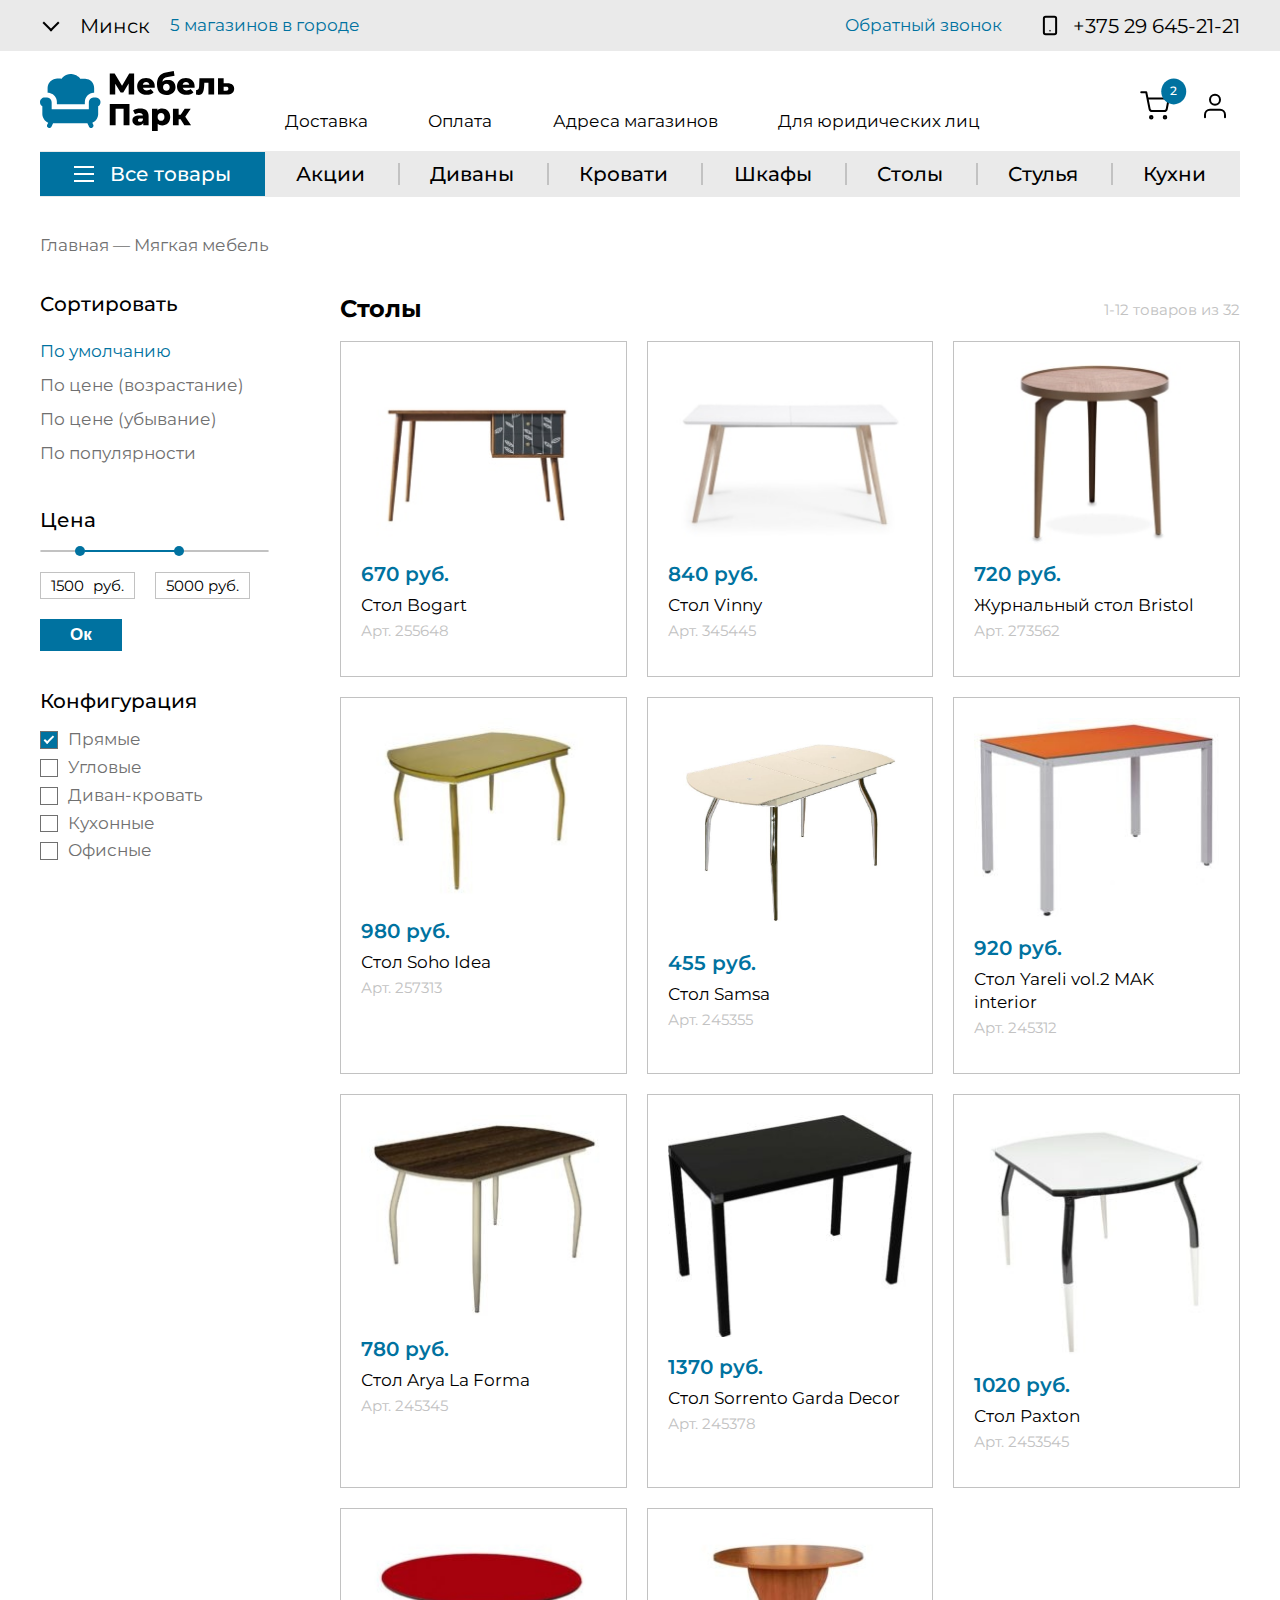
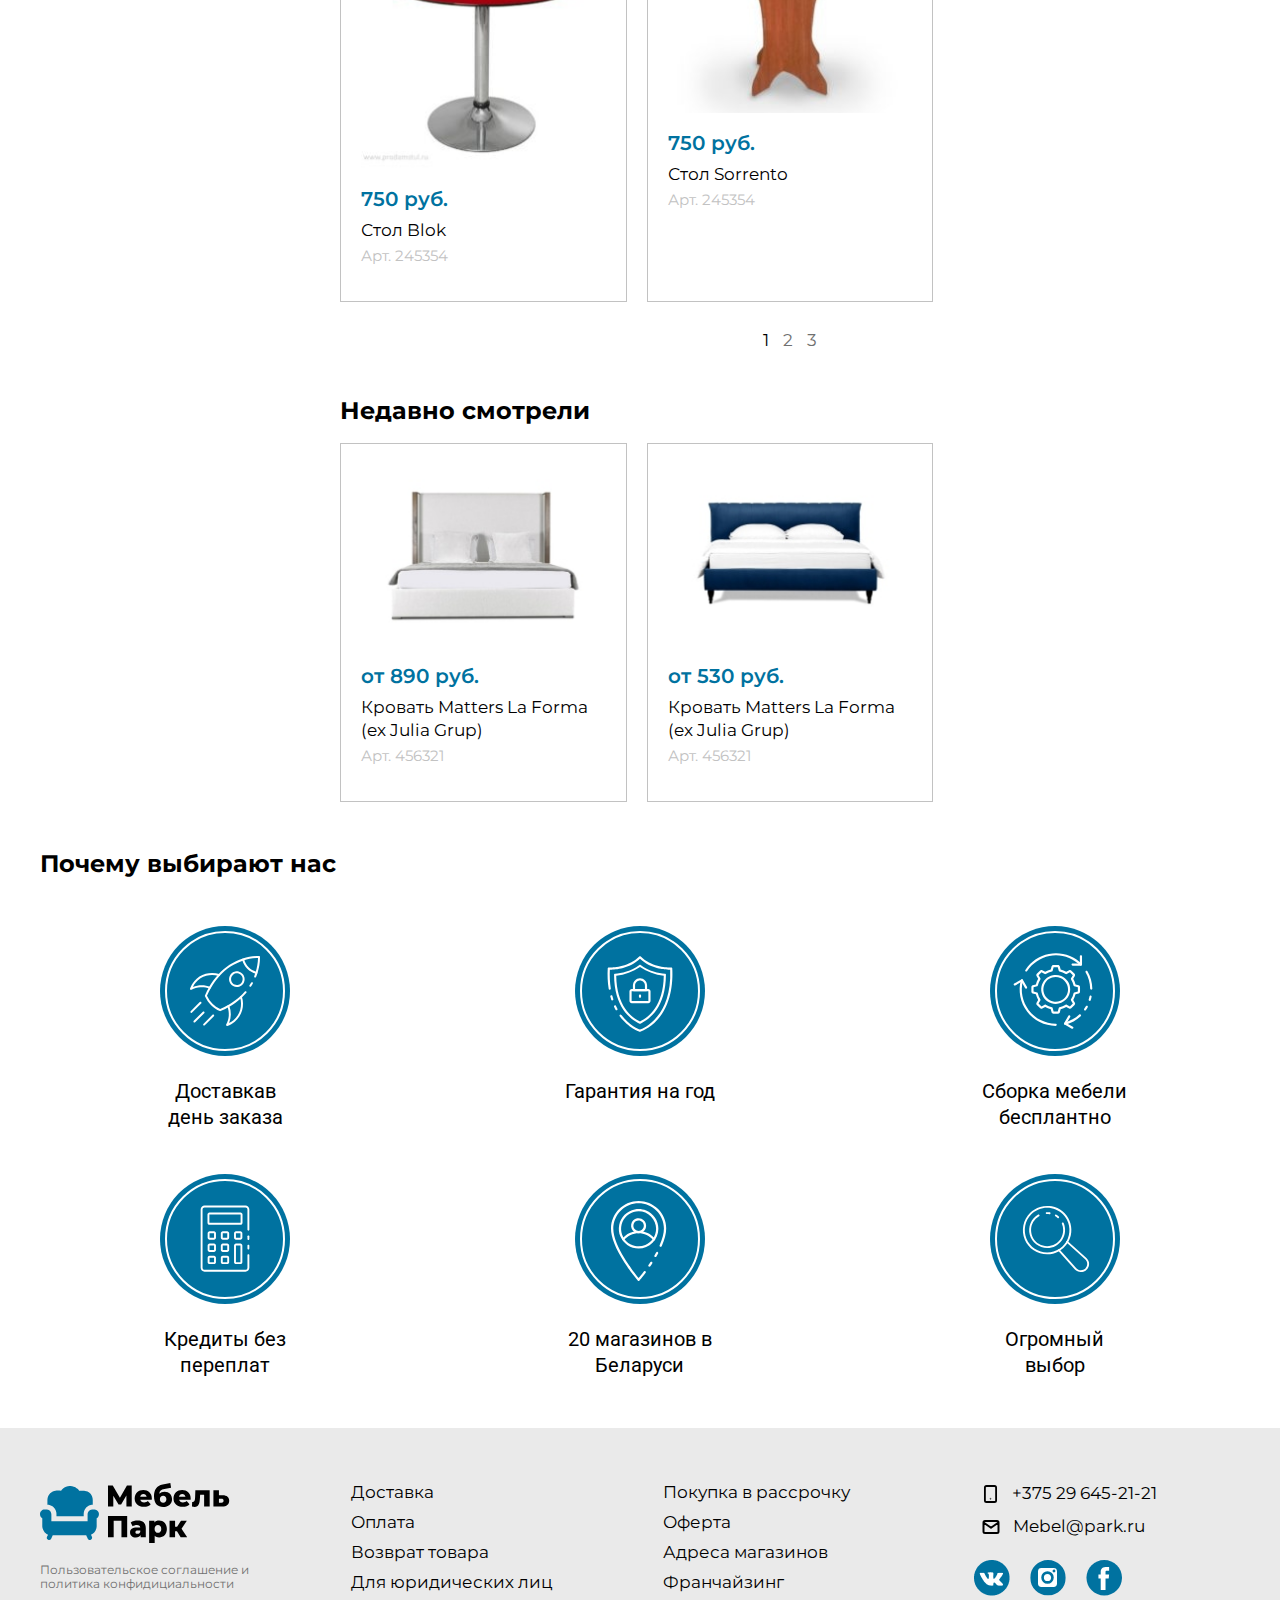
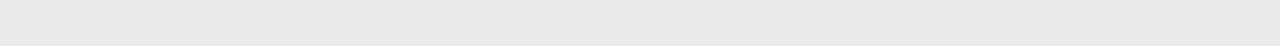
<file: catalog-tables.html>
<!DOCTYPE html>
<html lang="ru">
<head>
    <meta charset="UTF-8">
    <link rel="preconnect" href="https://fonts.gstatic.com">
    <link href="https://fonts.googleapis.com/css2?family=Montserrat:wght@400;500;600;700&family=Roboto&display=swap" rel="stylesheet">
    <link rel="stylesheet" type="text/css" href="assets/css/slick.css"/>
    <link rel="stylesheet" href="assets/css/style.min.css">
    
    <!-- Useful meta tags -->
    <meta http-equiv="x-ua-compatible" content="ie=edge">
    <meta name="viewport" content="width=device-width, initial-scale=1, shrink-to-fit=no">
    <meta name="robots" content="index, follow">
    <meta name="google" content="notranslate">
    <meta name="format-detection" content="telephone=no">
    <meta name="description" content="">
    
    <title>Tables</title>
</head>
<body>

    <div class="page">
        <header class="header" id="header">
            <div class="header__top" id="header-top">
                <div class="container">
                    <div class="header__top-inner">
                        <div class="header__top-left" id="headerTopLeft">
                            <nav class="header__top-menu menu">
                                <ul class="menu__list">
                                    <li class="menu__item">
                                        <a href="#" class="menu__link" data-click="#submenu-top">Минск</a>
        
                                        <ul class="submenu submenu--top" id="submenu-top">
                                            <li>
                                                <a class="submenu__link" href="#">Брест</a>
                                            </li>
                                            <li>
                                                <a class="submenu__link" href="#">Витебск</a>
                                            </li>
                                            <li>
                                                <a class="submenu__link" href="#">Гомель</a>
                                            </li>
                                            <li>
                                                <a class="submenu__link" href="#">Гродно</a>
                                            </li>
                                            <li>
                                                <a class="submenu__link" href="#">Минск</a>
                                            </li>
                                            <li>
                                                <a class="submenu__link" href="#">Могилев</a>
                                            </li>
                                            <li>
                                                <a class="submenu__link" href="#">Пинск</a>
                                            </li>
                                            <li>
                                                <a class="submenu__link" href="#">Бобруйск</a>
                                            </li>
                                            <li>
                                                <a class="submenu__link" href="#">Барановичи</a>
                                            </li>
                                            <li>
                                                <a class="submenu__link" href="#">Москва</a>
                                            </li>
                                            <li>
                                                <a class="submenu__link" href="#">Санкт-Петербург</a>
                                            </li>
                                        </ul>
                                    </li>
                                </ul>
                            </nav>
                            <div class="header__link">5 магазинов в городе</div>
                        </div><!-- /.header__top-left -->
                        <div class="header__top-right" id="headerTopRight">
                            <a href="#" class="header__link" data-modal="#callback">Обратный звонок</a>
                            <a class="contacts__phone contacts__phone--header" href="tel:375296452121">
                                <svg class="contacts__phone-icon" width="36" height="35" viewBox="0 0 36 35" fill="none" xmlns="http://www.w3.org/2000/svg">
                                    <path d="M22.375 8.75H13.625C12.6585 8.75 11.875 9.5335 11.875 10.5V24.5C11.875 25.4665 12.6585 26.25 13.625 26.25H22.375C23.3415 26.25 24.125 25.4665 24.125 24.5V10.5C24.125 9.5335 23.3415 8.75 22.375 8.75Z" stroke="black" stroke-width="2" stroke-linecap="round" stroke-linejoin="round"/>
                                    <circle cx="18" cy="22.75" r="0.5" stroke="black" stroke-width="0.75"/>
                                </svg>
                                
                                <div>+375 29 645-21-21</div>
                            </a>
                            <button class="burger burger--mobile" type="button" id="navToggle">
                                <span>Открыть навигацию</span>
                            </button>
                        </div>
                    </div><!-- /.header__top-inner -->
                </div><!-- /.container -->
            </div><!-- /.header__top -->
            <div class="header__bottom" id="header-bottom">
                <div class="container">
                    <div class="header__info">
                        <a class="header__logo" id="logo" href="index.html">
                            <img src="./assets/images/logo.svg" alt="logo">
                        </a>
                        <a href="#" class="header__info-link">Доставка</a>
                        <a href="#" class="header__info-link">Оплата</a>
                        <a href="contacts.html" class="header__info-link">Адреса магазинов</a>
                        <a href="#" class="header__info-link">Для юридических лиц</a>
        
                        <div class="header__icons" id="header-icons">
                            <a class="header__basket" href="basket.html">
                                <img src="./assets/images/header/basket.svg" alt="basket">
                                <span class="productsCount">2</span>
                            </a>
                            <a href="#">
                                <img src="./assets/images/header/user.svg" alt="user">
                            </a>
                        </div>
                    </div>
        
                    <nav class="nav">
                        <ul class="nav__list">
                            <li class="nav__item">
                                <a class="nav__link has-subnav" data-click="#submenu-bottom" href="#">
                                <button class="burger" type="button">
                                    <span>Открыть навигацию</span>
                                </button>
                                Все товары</a>
        
                                <ul class="submenu submenu--bottom" id="submenu-bottom">
                                    <li>
                                        <a class="submenu__link" href="catalog-cupboards.html">Шкафы</a>
                                    </li>
                                    <li>
                                        <a class="submenu__link" href="catalog-sofas.html">Диваны</a>
                                    </li>
                                    <li>
                                        <a class="submenu__link" href="catalog-beds.html">Кровати</a>
                                    </li>
                                    <li>
                                        <a class="submenu__link" href="404.html">Акции</a>
                                    </li>
                                    <li>
                                        <a class="submenu__link" href="catalog-tables.html">Столы</a>
                                    </li>
                                    <li>
                                        <a class="submenu__link" href="catalog-chairs.html">Стулья</a>
                                    </li>
                                    <li>
                                        <a class="submenu__link" href="404.html">Кухни</a>
                                    </li>
                                </ul>
                            </li>
                            <li class="nav__item">
                                <a class="nav__link" href="404.html">Акции</a>
                            </li>
                            <li class="nav__item">
                                <a class="nav__link" href="catalog-sofas.html">Диваны</a>
                            </li>
                            <li class="nav__item">
                                <a class="nav__link" href="catalog-beds.html">Кровати</a>
                            </li>
                            <li class="nav__item">
                                <a class="nav__link" href="catalog-cupboards.html">Шкафы</a>
                            </li>
                            <li class="nav__item">
                                <a class="nav__link" href="catalog-tables.html">Столы</a>
                            </li>
                            <li class="nav__item">
                                <a class="nav__link" href="catalog-chairs.html">Стулья</a>
                            </li>
                            <li class="nav__item">
                                <a class="nav__link" href="404.html">Кухни</a>
                            </li>
                        </ul>
                    </nav>
                </div>
            </div><!-- /.header__bottom -->
            <div class="header__bottom header__bottom--fixed" id="fixed-header">
                <div class="container">
                    <div class="header__info-fixed">
                        <a class="header__logo" href="index.html">
                            <img src="./assets/images/logo.svg" alt="logo">
                        </a>
                        <a href="#" class="header__info-link">Доставка</a>
                        <a href="#" class="header__info-link">Оплата</a>
                        <a href="contacts.html" class="header__info-link">Адреса магазинов</a>
                        <a href="#" class="header__info-link">Для юридических лиц</a>
        
                        <div class="header__icons">
                            <a class="header__basket" href="basket.html">
                                <img src="./assets/images/header/basket.svg" alt="basket">
                                <span class="productsCount">2</span>
                            </a>
                            <a href="#">
                                <img src="./assets/images/header/user.svg" alt="user">
                            </a>
                        </div>
                    </div>
        
                    <nav class="nav">
                        <ul class="nav__list">
                            <li class="nav__item">
                                <a class="nav__link has-subnav" data-click="#submenu-bottom-fixed" href="#">
                                <button class="burger" type="button">
                                    <span>Открыть навигацию</span>
                                </button>
                                Все товары</a>
        
                                <ul class="submenu submenu--bottom" id="submenu-bottom-fixed">
                                    <li>
                                        <a class="submenu__link" href="catalog-cupboards.html">Шкафы</a>
                                    </li>
                                    <li>
                                        <a class="submenu__link" href="catalog-sofas.html">Диваны</a>
                                    </li>
                                    <li>
                                        <a class="submenu__link" href="catalog-beds.html">Кровати</a>
                                    </li>
                                    <li>
                                        <a class="submenu__link" href="404.html">Акции</a>
                                    </li>
                                    <li>
                                        <a class="submenu__link" href="catalog-tables.html">Столы</a>
                                    </li>
                                    <li>
                                        <a class="submenu__link" href="catalog-chairs.html">Стулья</a>
                                    </li>
                                    <li>
                                        <a class="submenu__link" href="404.html">Кухни</a>
                                    </li>
                                </ul>
                            </li>
                            <li class="nav__item">
                                <a class="nav__link" href="404.html">Акции</a>
                            </li>
                            <li class="nav__item">
                                <a class="nav__link" href="catalog-sofas.html">Диваны</a>
                            </li>
                            <li class="nav__item">
                                <a class="nav__link" href="catalog-beds.html">Кровати</a>
                            </li>
                            <li class="nav__item">
                                <a class="nav__link" href="catalog-cupboards.html">Шкафы</a>
                            </li>
                            <li class="nav__item">
                                <a class="nav__link" href="catalog-tables.html">Столы</a>
                            </li>
                            <li class="nav__item">
                                <a class="nav__link" href="catalog-chairs.html">Стулья</a>
                            </li>
                            <li class="nav__item">
                                <a class="nav__link" href="404.html">Кухни</a>
                            </li>
                        </ul>
                    </nav>
                </div>
            </div><!-- /.header__bottom -->
        </header>    
        <main class="main">
            <div class="container">
                
                <!-- Catalog -->
                <div class="catalog">
                    <div class="catalog__inner">
                        <div class="filter">
                            <div class="catalog__item">
                                <a href="index.html" class="catalog__link">Главная</a><span> — Мягкая мебель</span>
                            </div>
                            <div class="filter__item">
                                <div class="filter__title">Сортировать</div>
                                <a href="#" class="filter__link active">По умолчанию</a>
                                <a href="#" class="filter__link">По цене (возрастание)</a>
                                <a href="#" class="filter__link">По цене (убывание)</a>
                                <a href="#" class="filter__link">По популярности</a>
                            </div>
                            <div class="filter__item">
                                <div class="filter__title">Цена</div>
                                <div class="filter__widget">
                                    <div id="slider"></div>
                                    <div class="filter__amount">
                                        <span class="filter__amount-lower">
                                            <span id="lower"></span><span>руб.</span>
                                        </span>
                                        <span class="filter__amount-upper">
                                            <span id="upper"></span><span>руб.</span>
                                        </span>
                                    </div>
                                    <button class="btn btn--sm" type="submit">Ок</button>
                                </div>
                            </div>
                            <div class="filter__item">
                                <div class="filter__title">Конфигурация</div>
                                <input class="filter__input" id="ch1" type="checkbox" checked>
                                <label for="ch1" class="filter__cheboxes">Прямые</label>
                
                                <input class="filter__input" id="ch2" type="checkbox">
                                <label for="ch2" class="filter__cheboxes">Угловые</label>
                
                                <input class="filter__input" id="ch3" type="checkbox">
                                <label for="ch3" class="filter__cheboxes">Диван-кровать</label>
                
                                <input class="filter__input" id="ch4" type="checkbox">
                                <label for="ch4" class="filter__cheboxes">Кухонные</label>
                
                                <input class="filter__input" id="ch5" type="checkbox">
                                <label for="ch5" class="filter__cheboxes">Офисные</label>
                            </div>
                        </div><!-- /.filter -->
                    </div><!-- /.catalog__inner -->
                </div><!-- /.catalog -->
                
                <!-- Cards -->
                <div class="cards cards--catalog">
                    <div class="catalog__product">
                        <h1 class="cards__title">Столы</h1>
                        <div>1-12 товаров из 32</div>
                    </div>
                    <div class="cards__inner cards__inner--catalog" id="cards3">
                        <div class="cards__item cards__item--catalog">
                            <a href="card.html" class="cards__link">
                                <img src="./assets/images/cards/card5.jpg" alt="Стол">
                                <div class="cards__price">670 руб.</div>
                                <div class="cards__name">Стол Bogart</div>
                            </a>
                            <div class="cards__art">Арт. 255648</div>
                        </div>
                        <div class="cards__item cards__item--catalog">
                            <a href="card.html" class="cards__link">
                                <img src="./assets/images/cards/card1.jpg" alt="Стол">
                                <div class="cards__price">840 руб.</div>
                                <div class="cards__name">Стол Vinny</div>
                            </a>
                            <div class="cards__art">Арт. 345445</div>
                        </div>
                        <div class="cards__item cards__item--catalog">
                            <a href="card.html" class="cards__link">
                                <img src="./assets/images/cards/card9.jpg" alt="Стол">
                                <div class="cards__price">720 руб.</div>
                                <div class="cards__name">Журнальный стол Bristol</div>
                            </a>
                            <div class="cards__art">Арт. 273562</div>
                        </div>
                        <div class="cards__item cards__item--catalog">
                            <a href="card.html" class="cards__link">
                                <img src="./assets/images/cards/tables/table.jpg" alt="Стол">
                                <div class="cards__price">980 руб.</div>
                                <div class="cards__name">Стол Soho Idea</div>
                            </a>
                            <div class="cards__art">Арт. 257313</div>
                        </div>
                        <div class="cards__item cards__item--catalog">
                            <a href="card.html" class="cards__link">
                                <img src="./assets/images/cards/tables/table1.jpg" alt="Стол">
                                <div class="cards__price">455 руб.</div>
                                <div class="cards__name">Стол Samsa</div>
                            </a>
                            <div class="cards__art">Арт. 245355</div>
                        </div>
                        <div class="cards__item cards__item--catalog">
                            <a href="card.html" class="cards__link">
                                <img src="./assets/images/cards/tables/table2.jpg" alt="Стол">
                                <div class="cards__price">920 руб.</div>
                                <div class="cards__name">Стол Yareli vol.2 MAK interior</div>
                            </a>
                            <div class="cards__art">Арт. 245312</div>
                        </div>
                        <div class="cards__item cards__item--catalog">
                            <a href="card.html" class="cards__link">
                                <img src="./assets/images/cards/tables/table3.jpg" alt="Стол">
                                <div class="cards__price">780 руб.</div>
                                <div class="cards__name">Стол Arya La Forma</div>
                            </a>
                            <div class="cards__art">Арт. 245345</div>
                        </div>
                        <div class="cards__item cards__item--catalog">
                            <a href="card.html" class="cards__link">
                                <img src="./assets/images/cards/tables/table4.jpg" alt="Стол">
                                <div class="cards__price">1370 руб.</div>
                                <div class="cards__name">Стол Sorrento Garda Decor</div>
                            </a>
                            <div class="cards__art">Арт. 245378</div>
                        </div>
                        <div class="cards__item cards__item--catalog">
                            <a href="card.html" class="cards__link">
                                <img src="./assets/images/cards/tables/table5.jpg" alt="Стол">
                                <div class="cards__price">1020 руб.</div>
                                <div class="cards__name">Стол Paxton</div>
                            </a>
                            <div class="cards__art">Арт. 2453545</div>
                        </div>
                        <div class="cards__item cards__item--catalog">
                            <a href="card.html" class="cards__link">
                                <img src="./assets/images/cards/tables/table6.jpg" alt="Стол">
                                <div class="cards__price">750 руб.</div>
                                <div class="cards__name">Стол Blok</div>
                            </a>
                            <div class="cards__art">Арт. 245354</div>
                        </div>
                        <div class="cards__item cards__item--catalog">
                            <a href="card.html" class="cards__link">
                                <img src="./assets/images/cards/tables/table7.jpg" alt="Стол">
                                <div class="cards__price">750 руб.</div>
                                <div class="cards__name">Стол Sorrento</div>
                            </a>
                            <div class="cards__art">Арт. 245354</div>
                        </div>
                    </div><!-- /.cards__inner -->
                    <a href="#" class="cards__btn cards__btn--catalog" data-click="#cards3">Показать все</a>
                    <div class="pagination">
                        <a href="#" class="pagination__link active">1</a>
                        <a href="#" class="pagination__link">2</a>
                        <a href="#" class="pagination__link">3</a>
                    </div>
                </div><!-- /.cards -->
                
                <!-- Cards -->
                <div class="cards cards--catalog">
                    <h1 class="cards__title">Недавно смотрели</h1>
                    <div class="cards__inner cards__inner--catalog" id="cards4">
                        <div class="cards__item cards__item--main">
                            <a href="card.html" class="cards__link">
                                <img src="./assets/images/cards/card15.jpg" alt="Стол">
                                <div class="cards__price">от 890 руб.</div>
                                <div class="cards__name">Кровать Matters La Forma (ex Julia Grup)</div>
                            </a>
                            <div class="cards__art">Арт. 456321</div>
                        </div>
                        <div class="cards__item cards__item--main">
                            <a href="card.html" class="cards__link">
                                <img src="./assets/images/cards/card16.jpg" alt="Диван">
                                <div class="cards__price">от 530 руб.</div>
                                <div class="cards__name">Кровать Matters La Forma (ex Julia Grup)</div>
                            </a>
                            <div class="cards__art">Арт. 456321</div>
                        </div>
                    </div><!-- /.cards__inner -->
                    <a href="#" class="cards__btn cards__btn--popular" data-click="#cards4">Показать все</a>
                </div><!-- /.cards -->
                
                <!-- Pluses -->
                <div class="pluses">
                    <h1 class="cards__title">Почему выбирают нас</h1>
                    <div class="pluses__inner">
                        <div class="pluses__item">
                            <svg class="pluses__icon" width="130" height="130" viewBox="0 0 130 130" fill="none" xmlns="http://www.w3.org/2000/svg">
                                <circle cx="65" cy="65" r="65" fill="#0072A0" />
                                <circle cx="65" cy="65" r="59" stroke="white" stroke-width="2" />
                                <path
                                    d="M96.4656 47.8489C96.3865 47.8489 96.3075 47.8395 96.2306 47.8209C92.8214 46.9985 89.7059 45.2497 87.2283 42.7676C84.7461 40.2901 82.9973 37.1746 82.175 33.7653C82.1129 33.5073 82.1559 33.2353 82.2944 33.0089C82.4329 32.7826 82.6557 32.6206 82.9137 32.5585C83.1717 32.4965 83.4437 32.5394 83.6701 32.6779C83.8964 32.8165 84.0584 33.0392 84.1205 33.2972C84.857 36.3473 86.422 39.1345 88.6426 41.3513C90.8596 43.5719 93.6467 45.1372 96.6967 45.8744C96.9346 45.9319 97.1431 46.0746 97.2828 46.2755C97.4225 46.4764 97.4838 46.7215 97.4549 46.9645C97.4261 47.2075 97.3092 47.4315 97.1263 47.5942C96.9435 47.7568 96.7073 47.8467 96.4626 47.8469L96.4656 47.8489Z"
                                    fill="white" />
                                <path
                                    d="M90.334 60.8199C90.1419 60.8201 89.9539 60.7645 89.7928 60.6598C89.5697 60.5163 89.4128 60.29 89.3565 60.0308C89.3002 59.7715 89.3492 59.5006 89.4928 59.2775C90.0439 58.4242 90.578 57.536 91.0822 56.6388C91.2122 56.4075 91.4287 56.2372 91.6842 56.1656C91.9397 56.0939 92.2132 56.1267 92.4445 56.2567C92.6758 56.3867 92.8461 56.6032 92.9177 56.8587C92.9894 57.1142 92.9566 57.3877 92.8266 57.619C92.3025 58.5513 91.7463 59.4745 91.1752 60.3617C91.0845 60.5024 90.96 60.618 90.813 60.698C90.666 60.7781 90.5013 60.82 90.334 60.8199Z"
                                    fill="white" />
                                <path
                                    d="M60.1173 85.1361C59.9864 85.1363 59.8569 85.1105 59.7362 85.0601C53.2575 82.3854 48.2852 77.4212 44.9574 70.3063C44.8979 70.1791 44.866 70.0407 44.8636 69.9002C44.8611 69.7598 44.8883 69.6204 44.9434 69.4911C46.1434 66.6577 47.4992 63.8928 49.0044 61.209C49.0264 61.171 49.0504 61.134 49.0754 61.099C51.6448 56.52 54.7326 52.2518 58.2778 48.3787C64.955 41.0674 73.4229 35.6231 82.8461 32.5827C88.0628 30.8048 93.5453 29.9327 99.0562 30.004C99.3008 30.0183 99.5316 30.1218 99.7049 30.2949C99.8782 30.4681 99.9819 30.6988 99.9964 30.9433C100.066 36.4542 99.1939 41.9365 97.4168 47.1534C97.0167 48.4088 96.5596 49.6711 96.0614 50.9024C96.0128 51.025 95.9404 51.1368 95.8484 51.2313C95.7563 51.3259 95.6465 51.4013 95.5252 51.4532C95.4039 51.5051 95.2736 51.5325 95.1417 51.5338C95.0097 51.5351 94.8789 51.5103 94.7566 51.4608C94.6343 51.4114 94.523 51.3382 94.4291 51.2455C94.3352 51.1529 94.2605 51.0425 94.2094 50.9209C94.1584 50.7993 94.1318 50.6687 94.1314 50.5368C94.131 50.4049 94.1567 50.2742 94.207 50.1522C94.6861 48.9669 95.1252 47.7516 95.5123 46.5423C97.0653 41.8403 97.9094 36.9332 98.0169 31.9826C93.0671 32.0884 88.1606 32.9312 83.4592 34.4832C74.3661 37.4209 66.1956 42.6776 59.7532 49.7351C56.2824 53.5248 53.2631 57.7045 50.7559 62.1903C50.7339 62.2283 50.7109 62.2643 50.6858 62.2993C49.314 64.7534 48.0707 67.2771 46.9609 69.8602C50.0357 76.2379 54.3448 80.563 60.1143 83.0486C62.7065 81.9358 65.239 80.6885 67.7012 79.3116C67.7356 79.2868 67.7714 79.2638 67.8082 79.2426C72.2941 76.7355 76.4741 73.7166 80.2644 70.2463C81.8729 68.757 83.3993 67.1813 84.8366 65.5261C85.0101 65.3253 85.2562 65.2016 85.5209 65.1823C85.7856 65.163 86.0471 65.2496 86.2479 65.4231C86.4488 65.5966 86.5724 65.8428 86.5918 66.1074C86.6111 66.3721 86.5245 66.6336 86.351 66.8345C84.8642 68.5454 83.2858 70.1746 81.6228 71.7147C77.7487 75.2628 73.4792 78.3532 68.8985 80.9251C68.8637 80.9502 68.8277 80.9736 68.7905 80.9951C66.1069 82.5001 63.3424 83.8559 60.5094 85.0561C60.3853 85.1088 60.252 85.136 60.1173 85.1361Z"
                                    fill="white" />
                                <path
                                    d="M67.051 100C66.877 100 66.7059 99.9546 66.5549 99.8683C66.4038 99.782 66.2778 99.6577 66.1894 99.5078C66.101 99.3579 66.0533 99.1875 66.0509 99.0135C66.0485 98.8395 66.0915 98.6679 66.1757 98.5156C67.6912 95.7832 68.5846 92.7497 68.7921 89.632C68.9996 86.5143 68.5161 83.3892 67.3761 80.48C67.2796 80.2328 67.2854 79.9574 67.392 79.7143C67.4986 79.4713 67.6975 79.2806 67.9447 79.1842C68.1919 79.0878 68.4674 79.0935 68.7104 79.2002C68.9534 79.3068 69.1441 79.5056 69.2405 79.7528C71.4288 85.3337 71.3725 91.5449 69.0835 97.0853C70.66 96.317 72.1339 95.3539 73.4706 94.2185C76.7175 91.4814 79.0729 87.8368 80.2348 83.7522C81.3968 79.6676 81.3123 75.329 79.9923 71.2927C79.9258 71.0451 79.957 70.7814 80.0794 70.5561C80.2018 70.3307 80.406 70.161 80.6499 70.082C80.8938 70.0029 81.1587 70.0205 81.39 70.1311C81.6213 70.2418 81.8013 70.437 81.8928 70.6765C83.3356 75.0908 83.4272 79.8355 82.1559 84.3022C80.8845 88.7689 78.3081 92.7541 74.7569 95.7469C72.5802 97.5986 70.0743 99.0238 67.3701 99.948C67.2672 99.9826 67.1595 100 67.051 100Z"
                                    fill="white" />
                                <path
                                    d="M30.9999 63.9478C30.8408 63.9477 30.684 63.9097 30.5426 63.837C30.4012 63.7642 30.2791 63.6587 30.1866 63.5293C30.0941 63.4 30.0338 63.2504 30.0106 63.093C29.9875 62.9356 30.0022 62.775 30.0536 62.6245C30.9777 59.9205 32.4029 57.4149 34.2547 55.2386C37.2469 51.6865 41.2321 49.1095 45.699 47.8381C50.166 46.5666 54.9109 46.6588 59.3251 48.1028C59.4558 48.1383 59.5779 48.2 59.684 48.2842C59.7901 48.3683 59.878 48.4732 59.9424 48.5923C60.0068 48.7114 60.0463 48.8424 60.0586 48.9772C60.0708 49.1121 60.0556 49.248 60.0138 49.3768C59.9719 49.5056 59.9044 49.6246 59.8152 49.7265C59.7261 49.8284 59.6171 49.9112 59.495 49.9698C59.3729 50.0283 59.2402 50.0615 59.1049 50.0673C58.9696 50.073 58.8346 50.0512 58.7079 50.0032C54.6709 48.6834 50.3317 48.5997 46.2468 49.7627C42.1618 50.9258 38.5175 53.2826 35.7811 56.5309C34.646 57.8678 33.6829 59.3416 32.9143 60.918C38.4554 58.6304 44.6666 58.5748 50.2478 60.763C50.3701 60.8108 50.4819 60.8822 50.5766 60.9732C50.6714 61.0642 50.7473 61.173 50.8 61.2933C50.8527 61.4137 50.8812 61.5432 50.8838 61.6745C50.8865 61.8059 50.8632 61.9365 50.8154 62.0588C50.7676 62.1812 50.6962 62.2929 50.6052 62.3877C50.5142 62.4824 50.4054 62.5583 50.2851 62.611C50.1647 62.6637 50.0352 62.6922 49.9039 62.6949C49.7725 62.6975 49.642 62.6743 49.5196 62.6265C46.6103 61.4862 43.485 61.0025 40.3671 61.21C37.2492 61.4175 34.2156 62.3111 31.483 63.8268C31.3349 63.9076 31.1686 63.9492 30.9999 63.9478Z"
                                    fill="white" />
                                <path
                                    d="M44.1032 99.617C43.9054 99.617 43.712 99.5583 43.5476 99.4484C43.3831 99.3384 43.255 99.1822 43.1793 98.9995C43.1036 98.8167 43.0838 98.6157 43.1224 98.4217C43.1609 98.2277 43.2562 98.0495 43.396 97.9096L52.4803 88.8242C52.669 88.642 52.9217 88.5412 53.1839 88.5435C53.4462 88.5458 53.6971 88.651 53.8825 88.8364C54.068 89.0219 54.1732 89.2728 54.1754 89.535C54.1777 89.7973 54.0769 90.05 53.8947 90.2386L44.8104 99.3239C44.6228 99.5115 44.3685 99.6169 44.1032 99.617Z"
                                    fill="white" />
                                <path
                                    d="M31.384 86.8965C31.1862 86.8964 30.9928 86.8377 30.8284 86.7278C30.6639 86.6179 30.5357 86.4617 30.46 86.279C30.3844 86.0962 30.3645 85.8951 30.4031 85.7011C30.4417 85.5071 30.5369 85.3289 30.6768 85.189L39.7611 76.1037C39.8534 76.0082 39.9637 75.932 40.0858 75.8795C40.2078 75.8271 40.3391 75.7995 40.4719 75.7984C40.6047 75.7972 40.7364 75.8225 40.8593 75.8728C40.9823 75.9231 41.0939 75.9974 41.1879 76.0913C41.2818 76.1852 41.356 76.2969 41.4063 76.4198C41.4566 76.5428 41.4819 76.6745 41.4808 76.8073C41.4796 76.9401 41.452 77.0714 41.3996 77.1934C41.3472 77.3154 41.271 77.4258 41.1755 77.5181L32.0911 86.6034C31.9036 86.791 31.6492 86.8964 31.384 86.8965Z"
                                    fill="white" />
                                <path
                                    d="M34.4487 96.5511C34.2508 96.551 34.0575 96.4924 33.8931 96.3824C33.7286 96.2725 33.6004 96.1163 33.5247 95.9336C33.449 95.7508 33.4292 95.5498 33.4678 95.3558C33.5064 95.1618 33.6016 94.9835 33.7415 94.8437L42.8268 85.7583C43.0154 85.5761 43.2681 85.4753 43.5304 85.4776C43.7926 85.4799 44.0435 85.5851 44.229 85.7705C44.4144 85.956 44.5196 86.2068 44.5219 86.4691C44.5242 86.7314 44.4234 86.984 44.2412 87.1727L35.1558 96.258C34.9683 96.4456 34.7139 96.551 34.4487 96.5511Z"
                                    fill="white" />
                                <path
                                    d="M76.8394 60.9722C75.5546 60.9721 74.2896 60.6551 73.1565 60.0494C72.0234 59.4436 71.0572 58.5678 70.3434 57.4994C69.6297 56.4311 69.1904 55.2032 69.0646 53.9245C68.9387 52.6459 69.1301 51.3559 69.6219 50.1689C70.1136 48.9819 70.8905 47.9345 71.8838 47.1194C72.877 46.3044 74.0559 45.7468 75.3161 45.4962C76.5763 45.2456 77.8788 45.3097 79.1083 45.6827C80.3378 46.0557 81.4563 46.7262 82.3648 47.6348C83.4575 48.7275 84.2015 50.1197 84.5029 51.6353C84.8043 53.1509 84.6495 54.7219 84.0581 56.1495C83.4666 57.5771 82.4651 58.7973 81.1802 59.6557C79.8953 60.5142 78.3847 60.9723 76.8394 60.9722ZM76.8394 47.3477C75.4949 47.3485 74.1923 47.8154 73.1535 48.6689C72.1147 49.5225 71.404 50.7098 71.1424 52.0285C70.8808 53.3473 71.0846 54.716 71.719 55.9014C72.3534 57.0868 73.3792 58.0155 74.6216 58.5294C75.8639 59.0433 77.2461 59.1105 78.5325 58.7196C79.8189 58.3287 80.9299 57.5039 81.6764 56.3857C82.4228 55.2674 82.7584 53.925 82.6261 52.587C82.4937 51.2491 81.9015 49.9984 80.9505 49.0481C80.4116 48.5071 79.7708 48.0782 79.0652 47.7864C78.3595 47.4945 77.603 47.3454 76.8394 47.3477Z"
                                    fill="white" />
                            </svg>
                            <div class="pluses__text">Доставкав день заказа</div>
                        </div>
                        <div class="pluses__item">
                            <svg class="pluses__icon" width="130" height="130" viewBox="0 0 130 130" fill="none" xmlns="http://www.w3.org/2000/svg">
                                <circle cx="65" cy="65" r="65" fill="#0072A0" />
                                <circle cx="65" cy="65" r="59" stroke="white" stroke-width="2" />
                                <path
                                    d="M41.466 84.3136C41.2703 84.3137 41.0782 84.2606 40.9103 84.1601C40.7423 84.0596 40.6048 83.9153 40.5125 83.7428C39.9298 82.6617 39.4671 81.7309 39.0541 80.8239C38.9351 80.5629 38.9246 80.2654 39.025 79.9968C39.1253 79.7282 39.3283 79.5104 39.5892 79.3914C39.8501 79.2724 40.1476 79.262 40.4163 79.3623C40.6849 79.4627 40.9027 79.6656 41.0216 79.9266C41.4141 80.7914 41.8584 81.6736 42.4173 82.7179C42.5057 82.8825 42.5499 83.0672 42.5456 83.254C42.5413 83.4408 42.4887 83.6233 42.3929 83.7837C42.2971 83.9441 42.1613 84.0769 41.9989 84.1692C41.8364 84.2615 41.6528 84.3102 41.466 84.3103V84.3136Z"
                                    fill="white" />
                                <path
                                    d="M65 105.838C64.8938 105.838 64.7881 105.823 64.6865 105.791C64.2411 105.656 53.693 102.35 44.7179 90.3439C44.5458 90.1145 44.472 89.8262 44.5125 89.5424C44.5531 89.2585 44.7047 89.0024 44.9341 88.8304C45.1634 88.6583 45.4518 88.5845 45.7356 88.625C46.0194 88.6656 46.2756 88.8172 46.4476 89.0466C54.1319 99.3277 63.2033 102.971 65 103.614C68.3514 102.401 97.1514 90.545 95.1708 43.6596C90.9925 43.7406 76.1016 43.1774 65 32.7482C53.8995 43.1763 39.0195 43.7406 34.8303 43.6596C34.5291 49.9673 34.8576 56.2894 35.8108 62.532C35.8561 62.8151 35.7871 63.1047 35.6189 63.3369C35.4508 63.5692 35.1972 63.7251 34.9141 63.7704C34.6309 63.8157 34.3414 63.7467 34.1092 63.5785C33.8769 63.4103 33.721 63.1568 33.6757 62.8736C32.6491 56.1297 32.3292 49.297 32.7211 42.4866C32.7285 42.3434 32.7643 42.2031 32.8265 42.0739C32.8887 41.9447 32.9759 41.8291 33.0832 41.7339C33.1904 41.6387 33.3155 41.5659 33.4512 41.5195C33.5869 41.4731 33.7305 41.4542 33.8735 41.4639C34.053 41.4758 52.1503 42.5342 64.2368 30.479C64.4394 30.277 64.7139 30.1636 65 30.1636C65.2862 30.1636 65.5606 30.277 65.7633 30.479C77.8487 42.5331 95.9481 41.4725 96.1265 41.4639C96.2695 41.4542 96.413 41.4731 96.5486 41.5194C96.6842 41.5657 96.8093 41.6385 96.9165 41.7335C97.0237 41.8286 97.111 41.944 97.1732 42.0731C97.2355 42.2022 97.2714 42.3424 97.2789 42.4855C98.0541 57.5028 96.1038 78.6044 82.4054 93.8552C74.1676 103.034 65.6714 105.683 65.3135 105.791C65.2119 105.822 65.1063 105.838 65 105.838Z"
                                    fill="white" />
                                <path
                                    d="M37.2703 74.4121C37.042 74.4121 36.8196 74.3398 36.6349 74.2056C36.4502 74.0714 36.3127 73.8822 36.2422 73.665C35.9178 72.6607 35.6033 71.6034 35.3168 70.5299C35.2803 70.3927 35.2712 70.2496 35.29 70.1089C35.3088 69.9682 35.3551 69.8325 35.4263 69.7097C35.5702 69.4616 35.8067 69.2809 36.0838 69.2072C36.3609 69.1335 36.6559 69.1729 36.904 69.3168C37.1521 69.4606 37.3328 69.6971 37.4065 69.9742C37.6822 71.0142 37.9827 72.0283 38.2984 73.0013C38.3424 73.1363 38.3594 73.2786 38.3485 73.4202C38.3375 73.5618 38.2987 73.6999 38.2343 73.8265C38.17 73.9531 38.0813 74.0657 37.9734 74.1581C37.8655 74.2504 37.7404 74.3205 37.6054 74.3645C37.497 74.3981 37.3838 74.4142 37.2703 74.4121Z"
                                    fill="white" />
                                <path
                                    d="M65 97.7851C64.8439 97.785 64.6898 97.751 64.5481 97.6856C55.1102 93.3343 39.2421 81.2013 39.054 48.837C39.0529 48.5667 39.153 48.3058 39.3347 48.1057C39.5164 47.9056 39.7665 47.7808 40.0356 47.7559C46.4951 47.1581 55.9589 45.1375 64.36 38.9138C64.5462 38.7757 64.7719 38.7012 65.0038 38.7012C65.2356 38.7012 65.4613 38.7757 65.6475 38.9138C74.041 45.1375 83.5038 47.1581 89.9632 47.7559C90.2324 47.7808 90.4824 47.9056 90.6641 48.1057C90.8458 48.3058 90.946 48.5667 90.9448 48.837C90.7654 81.2024 74.8994 93.3354 65.4573 97.6867C65.3138 97.7525 65.1578 97.7861 65 97.7851ZM41.2281 49.8067C41.707 79.7267 56.0811 91.2435 65 95.5094C73.9232 91.2413 88.2951 79.7257 88.7675 49.8067C80.2372 48.968 72.0593 45.9777 65 41.1159C57.9389 45.9774 49.7597 48.9676 41.2281 49.8067Z"
                                    fill="white" />
                                <path
                                    d="M73.2649 77.1895H56.7351C56.1327 77.1889 55.555 76.9497 55.1285 76.5242C54.702 76.0988 54.4615 75.5217 54.4595 74.9192V65.3549C54.46 64.7514 54.7 64.1728 55.1266 63.746C55.5532 63.3192 56.1317 63.079 56.7351 63.0781H73.2649C73.8674 63.0804 74.4445 63.3212 74.87 63.7479C75.2954 64.1746 75.5346 64.7523 75.5351 65.3549V74.9192C75.5331 75.5207 75.2933 76.097 74.868 76.5223C74.4427 76.9477 73.8664 77.1875 73.2649 77.1895ZM56.7351 65.2403C56.7049 65.2406 56.6761 65.2528 56.6548 65.2742C56.6336 65.2957 56.6216 65.3247 56.6216 65.3549V74.9192C56.6216 74.9339 56.6246 74.9484 56.6303 74.9619C56.6361 74.9754 56.6446 74.9875 56.6552 74.9976C56.6658 75.0077 56.6784 75.0156 56.6921 75.0207C56.7059 75.0258 56.7205 75.0281 56.7351 75.0273H73.2649C73.2935 75.0273 73.321 75.0159 73.3413 74.9957C73.3616 74.9754 73.373 74.9479 73.373 74.9192V65.3549C73.373 65.3256 73.3618 65.2974 73.3417 65.2761C73.3216 65.2548 73.2941 65.2419 73.2649 65.2403H56.7351Z"
                                    fill="white" />
                                <path
                                    d="M71.0119 65.2399H58.9881C58.7013 65.2399 58.4264 65.126 58.2236 64.9233C58.0209 64.7205 57.907 64.4455 57.907 64.1588V59.4172C57.907 57.536 58.6543 55.7319 59.9845 54.4017C61.3147 53.0715 63.1188 52.3242 65 52.3242C66.8811 52.3242 68.6853 53.0715 70.0154 54.4017C71.3456 55.7319 72.0929 57.536 72.0929 59.4172V64.1588C72.0929 64.4455 71.979 64.7205 71.7763 64.9233C71.5736 65.126 71.2986 65.2399 71.0119 65.2399ZM60.0691 63.0777H69.9308V59.4172C69.9308 58.1095 69.4113 56.8553 68.4866 55.9306C67.5619 55.0059 66.3077 54.4864 65 54.4864C63.6922 54.4864 62.4381 55.0059 61.5133 55.9306C60.5886 56.8553 60.0691 58.1095 60.0691 59.4172V63.0777Z"
                                    fill="white" />
                                <path
                                    d="M65 71.8282C64.7133 71.8282 64.4383 71.7143 64.2356 71.5115C64.0328 71.3088 63.9189 71.0338 63.9189 70.7471V69.52C63.9189 69.2333 64.0328 68.9584 64.2356 68.7556C64.4383 68.5529 64.7133 68.439 65 68.439C65.2868 68.439 65.5617 68.5529 65.7645 68.7556C65.9672 68.9584 66.0811 69.2333 66.0811 69.52V70.7471C66.0811 71.0338 65.9672 71.3088 65.7645 71.5115C65.5617 71.7143 65.2868 71.8282 65 71.8282Z"
                                    fill="white" />
                            </svg>
                            <div class="pluses__text">Гарантия на год</div>
                        </div>
                        <div class="pluses__item">
                            <svg class="pluses__icon" width="130" height="130" viewBox="0 0 130 130" fill="none" xmlns="http://www.w3.org/2000/svg">
                                <circle cx="65" cy="65" r="65" fill="#0072A0" />
                                <circle cx="65" cy="65" r="59" stroke="white" stroke-width="2" />
                                <path
                                    d="M65.6486 99.8808H65.6378C60.0914 99.8249 54.6313 98.5011 49.6752 96.0107C44.719 93.5203 40.3982 89.9292 37.0432 85.5122C33.6882 81.0953 31.3879 75.9694 30.3184 70.5269C29.2488 65.0843 29.4383 59.4692 30.8724 54.1111C30.9063 53.9711 30.9678 53.8392 31.0534 53.7233C31.1389 53.6074 31.2468 53.5097 31.3706 53.4361C31.4945 53.3624 31.6318 53.3143 31.7745 53.2945C31.9172 53.2746 32.0624 53.2835 32.2016 53.3207C32.3409 53.3578 32.4712 53.4223 32.5852 53.5106C32.6991 53.5988 32.7942 53.7089 32.8649 53.8344C32.9357 53.9599 32.9806 54.0983 32.9971 54.2414C33.0136 54.3846 33.0014 54.5295 32.961 54.6679C31.6119 59.7074 31.4333 64.9888 32.439 70.108C33.4447 75.2272 35.6081 80.0486 38.7635 84.2032C41.9189 88.3578 45.9829 91.7356 50.6444 94.0781C55.306 96.4207 60.4416 97.666 65.6583 97.7187C65.9451 97.72 66.2195 97.8351 66.4214 98.0387C66.6232 98.2424 66.7359 98.5179 66.7346 98.8046C66.7333 99.0913 66.6181 99.3658 66.4145 99.5676C66.2108 99.7695 65.9353 99.8821 65.6486 99.8808Z"
                                    fill="white" />
                                <path
                                    d="M36.2659 45.6012C36.0719 45.6011 35.8815 45.5488 35.7147 45.4497C35.5479 45.3507 35.4108 45.2086 35.3178 45.0383C35.2248 44.868 35.1794 44.6759 35.1862 44.482C35.1931 44.2881 35.252 44.0996 35.3567 43.9363C36.7758 41.7233 38.4297 39.6699 40.2897 37.812C43.666 34.4356 47.6742 31.7573 52.0856 29.9299C56.497 28.1026 61.2251 27.1621 66 27.1621C70.7748 27.1621 75.5029 28.1026 79.9143 29.9299C84.3257 31.7573 88.334 34.4356 91.7102 37.812C91.9072 38.0159 92.0161 38.289 92.0137 38.5725C92.0112 38.8559 91.8975 39.1271 91.6971 39.3275C91.4966 39.5279 91.2255 39.6416 90.942 39.6441C90.6586 39.6466 90.3855 39.5376 90.1816 39.3407C87.006 36.1651 83.2361 33.6461 79.087 31.9274C74.9379 30.2088 70.4909 29.3243 66 29.3243C61.509 29.3243 57.062 30.2088 52.913 31.9274C48.7639 33.6461 44.9939 36.1651 41.8183 39.3407C40.0688 41.0891 38.5128 43.021 37.1773 45.1028C37.0794 45.2557 36.9446 45.3815 36.7854 45.4687C36.6261 45.5558 36.4474 45.6013 36.2659 45.6012Z"
                                    fill="white" />
                                <path
                                    d="M101.248 63.6486C100.966 63.6487 100.695 63.5387 100.493 63.342C100.291 63.1453 100.174 62.8775 100.166 62.5956C100.023 56.8878 98.4488 51.3073 95.5892 46.3654C95.514 46.2426 95.4641 46.106 95.4424 45.9636C95.4207 45.8213 95.4277 45.676 95.4629 45.5364C95.4981 45.3968 95.5608 45.2656 95.6475 45.1506C95.7341 45.0355 95.8428 44.939 95.9672 44.8665C96.0917 44.7941 96.2293 44.7472 96.3721 44.7287C96.5149 44.7102 96.66 44.7204 96.7988 44.7587C96.9376 44.797 97.0673 44.8627 97.1804 44.9518C97.2935 45.041 97.3876 45.1518 97.4573 45.2778C100.499 50.5335 102.174 56.4687 102.328 62.5394C102.335 62.826 102.229 63.1038 102.031 63.3118C101.834 63.5198 101.562 63.641 101.276 63.6486H101.248Z"
                                    fill="white" />
                                <path
                                    d="M95.1081 84.5348C94.9109 84.5347 94.7174 84.4807 94.5487 84.3786C94.3799 84.2764 94.2424 84.1301 94.1508 83.9554C94.0593 83.7807 94.0173 83.5843 94.0294 83.3874C94.0415 83.1906 94.1072 83.0008 94.2194 82.8386C94.7859 82.0191 95.3275 81.1445 95.8281 80.2386C95.8959 80.1127 95.988 80.0016 96.0991 79.9116C96.2102 79.8216 96.338 79.7545 96.4752 79.7142C96.6123 79.6739 96.7561 79.6613 96.8982 79.6769C97.0403 79.6926 97.1779 79.7363 97.303 79.8055C97.4281 79.8747 97.5383 79.968 97.627 80.0801C97.7158 80.1921 97.7815 80.3206 97.8203 80.4582C97.8591 80.5958 97.8702 80.7398 97.853 80.8817C97.8357 81.0236 97.7905 81.1607 97.72 81.2851C97.1848 82.258 96.6054 83.1899 95.9989 84.0678C95.8994 84.212 95.7663 84.3298 95.6111 84.4112C95.4559 84.4925 95.2833 84.5349 95.1081 84.5348Z"
                                    fill="white" />
                                <path
                                    d="M75.1406 98.6868C74.8705 98.6899 74.6091 98.5918 74.4078 98.4119C74.2064 98.2319 74.0797 97.9831 74.0526 97.7144C74.0255 97.4457 74.0999 97.1765 74.2613 96.96C74.4226 96.7434 74.6592 96.5951 74.9244 96.5441C80.2718 95.0967 85.1865 92.3696 89.2444 88.5982C89.3477 88.4981 89.4699 88.4196 89.6039 88.3674C89.7379 88.3151 89.8809 88.2901 90.0247 88.2938C90.1685 88.2975 90.3101 88.3299 90.4412 88.389C90.5723 88.4482 90.6903 88.5329 90.7882 88.6382C90.8862 88.7435 90.9622 88.8673 91.0117 89.0023C91.0612 89.1373 91.0833 89.2809 91.0767 89.4245C91.07 89.5682 91.0347 89.7091 90.973 89.839C90.9112 89.9689 90.8241 90.0851 90.7168 90.1809C86.3834 94.2092 81.1307 97.1167 75.4163 98.6501C75.3264 98.6744 75.2337 98.6868 75.1406 98.6868Z"
                                    fill="white" />
                                <path
                                    d="M99.747 74.8824C99.6371 74.8825 99.5278 74.8661 99.4227 74.8337C99.287 74.7918 99.161 74.7235 99.0517 74.6329C98.9424 74.5422 98.8521 74.4309 98.7858 74.3053C98.7195 74.1797 98.6787 74.0423 98.6655 73.9009C98.6524 73.7595 98.6672 73.6169 98.7092 73.4813C99.0202 72.4699 99.2797 71.4433 99.4865 70.4056C99.5438 70.1246 99.7105 69.8779 99.9497 69.7198C100.189 69.5617 100.481 69.505 100.762 69.5624C101.043 69.6197 101.29 69.7863 101.448 70.0256C101.606 70.2648 101.663 70.5571 101.605 70.838C101.365 72.0272 101.095 73.0975 100.779 74.1224C100.711 74.3426 100.574 74.5352 100.388 74.6719C100.202 74.8087 99.9777 74.8824 99.747 74.8824Z"
                                    fill="white" />
                                <path
                                    d="M90.9459 39.6575H82.6302C82.3435 39.6575 82.0685 39.5436 81.8658 39.3409C81.6631 39.1381 81.5492 38.8632 81.5492 38.5764C81.5492 38.2897 81.6631 38.0147 81.8658 37.812C82.0685 37.6093 82.3435 37.4954 82.6302 37.4954H89.8648V30.2608C89.8648 29.974 89.9787 29.6991 90.1815 29.4963C90.3842 29.2936 90.6592 29.1797 90.9459 29.1797C91.2326 29.1797 91.5076 29.2936 91.7104 29.4963C91.9131 29.6991 92.027 29.974 92.027 30.2608V38.5764C92.027 38.8632 91.9131 39.1381 91.7104 39.3409C91.5076 39.5436 91.2326 39.6575 90.9459 39.6575Z"
                                    fill="white" />
                                <path
                                    d="M36.0811 62.6736C35.8911 62.6738 35.7045 62.624 35.5399 62.5291C35.3754 62.4342 35.2388 62.2976 35.1438 62.1331L31.5265 55.8682L25.2616 59.4866C25.0135 59.6277 24.7195 59.6649 24.444 59.5901C24.1685 59.5153 23.9338 59.3346 23.7911 59.0874C23.6483 58.8401 23.6092 58.5465 23.6821 58.2705C23.7551 57.9945 23.9343 57.7586 24.1805 57.6142L31.3816 53.4563C31.5046 53.3852 31.6404 53.339 31.7813 53.3204C31.9222 53.3017 32.0653 53.3111 32.2026 53.3478C32.3398 53.3846 32.4685 53.448 32.5812 53.5345C32.6939 53.621 32.7885 53.7289 32.8595 53.852L37.0162 61.0531C37.1111 61.2174 37.161 61.4037 37.1611 61.5934C37.1611 61.783 37.1112 61.9694 37.0165 62.1337C36.9217 62.298 36.7854 62.4345 36.6212 62.5295C36.457 62.6244 36.2708 62.6745 36.0811 62.6747V62.6736Z"
                                    fill="white" />
                                <path
                                    d="M82.3308 102.838C82.1411 102.838 81.9546 102.788 81.7903 102.693L74.5892 98.5363C74.466 98.4654 74.358 98.3709 74.2714 98.2583C74.1848 98.1456 74.1212 98.0169 74.0844 97.8797C74.0475 97.7424 74.0381 97.5992 74.0567 97.4583C74.0752 97.3174 74.1213 97.1815 74.1925 97.0585L78.3514 89.8574C78.4947 89.609 78.7309 89.4276 79.008 89.3533C79.285 89.279 79.5802 89.3178 79.8287 89.4612C80.0771 89.6045 80.2584 89.8407 80.3327 90.1178C80.407 90.3948 80.3682 90.69 80.2249 90.9385L76.6076 97.2033L82.8725 100.821C83.0785 100.94 83.2396 101.123 83.3307 101.343C83.4217 101.563 83.4377 101.807 83.3761 102.037C83.3145 102.267 83.1788 102.47 82.99 102.615C82.8012 102.759 82.5699 102.838 82.3319 102.838H82.3308Z"
                                    fill="white" />
                                <path
                                    d="M68.0811 87.7029H63.3243C62.9377 87.7024 62.5619 87.5753 62.2544 87.3411C61.9469 87.1068 61.7246 86.7782 61.6216 86.4056L60.7567 83.2131C58.7961 82.7275 56.9191 81.9513 55.1881 80.9104L52.3178 82.5526C51.9815 82.7448 51.5913 82.821 51.2074 82.7695C50.8234 82.7179 50.4671 82.5414 50.1935 82.2672L46.8162 78.8964C46.5427 78.6223 46.3667 78.266 46.3153 77.8822C46.264 77.4984 46.34 77.1084 46.5319 76.7721L48.174 73.9018C47.1331 72.1708 46.357 70.2938 45.8713 68.3331L42.68 67.4683C42.3051 67.3656 41.9745 67.1424 41.7393 66.8331C41.504 66.5238 41.3772 66.1455 41.3784 65.7569V61.0002C41.3788 60.6136 41.5059 60.2378 41.7402 59.9303C41.9745 59.6228 42.3031 59.4005 42.6757 59.2975L45.8681 58.4326C46.3537 56.4719 47.1299 54.595 48.1708 52.8639L46.5286 49.9937C46.3366 49.6573 46.2605 49.2671 46.3121 48.8832C46.3636 48.4994 46.54 48.1431 46.814 47.8693L50.1816 44.5007C50.4553 44.2265 50.8116 44.0501 51.1956 43.9987C51.5796 43.9473 51.9698 44.0238 52.3059 44.2164L55.1762 45.8585C56.9072 44.8176 58.7842 44.0415 60.7449 43.5558L61.6097 40.3645C61.7109 39.9875 61.9339 39.6546 62.244 39.4176C62.5542 39.1806 62.934 39.0528 63.3243 39.0542H68.0811C68.4677 39.0546 68.8435 39.1817 69.151 39.416C69.4585 39.6503 69.6807 39.9789 69.7838 40.3515L70.6486 43.5439C72.6093 44.0296 74.4863 44.8057 76.2173 45.8466L79.0876 44.2045C79.424 44.0126 79.8141 43.9366 80.198 43.9882C80.5818 44.0397 80.938 44.216 81.2119 44.4899L84.5805 47.8575C84.8541 48.1315 85.03 48.4878 85.0814 48.8716C85.1328 49.2554 85.0567 49.6454 84.8649 49.9818L83.2227 52.852C84.2636 54.5831 85.0398 56.4601 85.5254 58.4207L88.7168 59.2856C89.0937 59.3867 89.4267 59.6097 89.6637 59.9199C89.9007 60.23 90.0284 60.6098 90.027 61.0002V65.7569C90.0266 66.1435 89.8995 66.5193 89.6652 66.8268C89.4309 67.1343 89.1023 67.3566 88.7297 67.4596L85.5373 68.3245C85.0517 70.2851 84.2755 72.1621 83.2346 73.8931L84.8768 76.7634C85.0688 77.0998 85.1449 77.49 85.0933 77.8738C85.0418 78.2577 84.8654 78.614 84.5913 78.8877L81.2205 82.265C80.9466 82.5387 80.5902 82.7148 80.2064 82.7662C79.8226 82.8175 79.4325 82.7414 79.0962 82.5494L76.2259 80.9072C74.4949 81.9481 72.6179 82.7243 70.6573 83.2099L69.7924 86.4012C69.6898 86.7761 69.4666 87.1067 69.1572 87.342C68.8479 87.5772 68.4697 87.7041 68.0811 87.7029ZM63.6195 85.5407H67.7773L68.7362 82.0175C68.7883 81.8257 68.8922 81.652 69.0366 81.5154C69.181 81.3789 69.3602 81.2847 69.5546 81.2434C71.7082 80.7844 73.7599 79.9359 75.6086 78.7396C75.7751 78.6325 75.9678 78.5731 76.1656 78.568C76.3635 78.5628 76.559 78.6121 76.7308 78.7104L79.8973 80.5212L82.8368 77.5818L81.0259 74.4153C80.9276 74.2435 80.8783 74.048 80.8835 73.8501C80.8886 73.6523 80.948 73.4596 81.0551 73.2931C82.2514 71.4444 83.0999 69.3927 83.5589 67.2391C83.6003 67.0447 83.6944 66.8655 83.8309 66.7211C83.9675 66.5767 84.1412 66.4728 84.333 66.4207L87.8649 65.4575V61.2996L84.3416 60.3407C84.1498 60.2886 83.9761 60.1847 83.8396 60.0403C83.703 59.8959 83.6089 59.7167 83.5676 59.5223C83.1085 57.3687 82.26 55.317 81.0638 53.4683C80.9566 53.3018 80.8973 53.1091 80.8921 52.9113C80.887 52.7134 80.9363 52.5179 81.0346 52.3461L82.8454 49.1796L79.9059 46.2402L76.7395 48.051C76.5677 48.1493 76.3722 48.1986 76.1743 48.1934C75.9764 48.1883 75.7837 48.1289 75.6173 48.0218C73.7685 46.8255 71.7169 45.977 69.5632 45.518C69.3689 45.4767 69.1896 45.3825 69.0453 45.246C68.9009 45.1094 68.7969 44.9357 68.7449 44.7439L67.7816 41.2164H63.6238L62.6649 44.7396C62.6128 44.9314 62.5088 45.1051 62.3645 45.2417C62.2201 45.3782 62.0409 45.4723 61.8465 45.5137C59.6928 45.9727 57.6412 46.8212 55.7924 48.0175C55.626 48.1246 55.4333 48.184 55.2354 48.1891C55.0375 48.1943 54.8421 48.145 54.6703 48.0466L51.5038 46.2358L48.5643 49.1753L50.3751 52.3418C50.4735 52.5136 50.5227 52.7091 50.5176 52.9069C50.5124 53.1048 50.4531 53.2975 50.3459 53.4639C49.1497 55.3127 48.3012 57.3644 47.8422 59.518C47.8008 59.7124 47.7067 59.8916 47.5701 60.036C47.4336 60.1803 47.2599 60.2843 47.0681 60.3364L43.5405 61.2996V65.4575L47.0638 66.4164C47.2555 66.4685 47.4293 66.5724 47.5658 66.7168C47.7024 66.8612 47.7965 67.0404 47.8378 67.2348C48.2969 69.3884 49.1454 71.4401 50.3416 73.2888C50.4487 73.4553 50.5081 73.6479 50.5133 73.8458C50.5184 74.0437 50.4691 74.2392 50.3708 74.411L48.56 77.5775L51.4994 80.5169L54.6659 78.7061C54.8377 78.6078 55.0332 78.5585 55.2311 78.5636C55.429 78.5688 55.6216 78.6282 55.7881 78.7353C57.6368 79.9315 59.6885 80.78 61.8422 81.2391C62.0365 81.2804 62.2157 81.3745 62.3601 81.5111C62.5045 81.6476 62.6084 81.8214 62.6605 82.0131L63.6195 85.5407Z"
                                    fill="white" />
                                <path
                                    d="M65.7027 77.8755C62.8354 77.8755 60.0325 77.0252 57.6485 75.4322C55.2644 73.8393 53.4062 71.5751 52.309 68.9261C51.2117 66.277 50.9246 63.3621 51.484 60.5499C52.0434 57.7377 53.4241 55.1545 55.4516 53.127C57.4791 51.0995 60.0622 49.7188 62.8744 49.1594C65.6866 48.6 68.6016 48.8871 71.2506 49.9844C73.8996 51.0817 76.1638 52.9398 77.7568 55.3239C79.3498 57.708 80.2 60.5109 80.2 63.3782C80.196 67.2219 78.6673 70.907 75.9494 73.6249C73.2315 76.3428 69.5464 77.8715 65.7027 77.8755ZM65.7027 51.043C63.2631 51.043 60.8782 51.7665 58.8497 53.1219C56.8212 54.4773 55.2402 56.4038 54.3065 58.6577C53.3729 60.9117 53.1286 63.3919 53.6046 65.7846C54.0806 68.1774 55.2554 70.3753 56.9805 72.1004C58.7056 73.8255 60.9035 75.0003 63.2963 75.4763C65.689 75.9523 68.1692 75.708 70.4232 74.7744C72.6771 73.8407 74.6036 72.2597 75.959 70.2312C77.3144 68.2027 78.0379 65.8178 78.0379 63.3782C78.0344 60.1077 76.7337 56.9722 74.4212 54.6597C72.1086 52.3472 68.9732 51.0465 65.7027 51.043Z"
                                    fill="white" />
                            </svg>
                            <div class="pluses__text">Сборка мебели бесплантно</div>
                        </div>
                        <div class="pluses__item">
                            <svg class="pluses__icon" width="130" height="130" viewBox="0 0 130 130" fill="none" xmlns="http://www.w3.org/2000/svg">
                                <circle cx="65" cy="65" r="65" fill="#0072A0" />
                                <circle cx="65" cy="65" r="59" stroke="white" stroke-width="2" />
                                <path
                                    d="M88.3932 75.446C88.1423 75.446 87.9017 75.3463 87.7243 75.1689C87.5469 74.9915 87.4473 74.7509 87.4473 74.5V71.6906C87.4473 71.4397 87.5469 71.1991 87.7243 71.0217C87.9017 70.8443 88.1423 70.7446 88.3932 70.7446C88.6441 70.7446 88.8847 70.8443 89.0621 71.0217C89.2395 71.1991 89.3392 71.4397 89.3392 71.6906V74.5C89.3392 74.7509 89.2395 74.9915 89.0621 75.1689C88.8847 75.3463 88.6441 75.446 88.3932 75.446Z"
                                    fill="white" />
                                <path
                                    d="M85.4702 97.7421H44.5297C43.5039 97.7411 42.5204 97.3332 41.7951 96.6078C41.0697 95.8825 40.6618 94.899 40.6608 93.8732V35.3948C40.6618 34.369 41.0697 33.3855 41.7951 32.6602C42.5204 31.9348 43.5039 31.5269 44.5297 31.5259H85.4702C86.496 31.5269 87.4795 31.9348 88.2049 32.6602C88.9302 33.3855 89.3381 34.369 89.3391 35.3948V55.7043C89.3391 55.9551 89.2395 56.1957 89.0621 56.3731C88.8847 56.5505 88.6441 56.6502 88.3932 56.6502C88.1423 56.6502 87.9017 56.5505 87.7243 56.3731C87.5469 56.1957 87.4473 55.9551 87.4473 55.7043V35.3948C87.4468 34.8706 87.2383 34.368 86.8676 33.9974C86.497 33.6267 85.9944 33.4183 85.4702 33.4178H44.5297C44.0055 33.4183 43.5029 33.6267 43.1323 33.9974C42.7616 34.368 42.5532 34.8706 42.5527 35.3948V93.8732C42.5532 94.3974 42.7616 94.8999 43.1323 95.2706C43.5029 95.6413 44.0055 95.8497 44.5297 95.8502H85.4702C85.9944 95.8497 86.497 95.6413 86.8676 95.2706C87.2383 94.8999 87.4468 94.3974 87.4473 93.8732V81.1218C87.4473 80.8709 87.5469 80.6303 87.7243 80.4529C87.9017 80.2755 88.1423 80.1759 88.3932 80.1759C88.6441 80.1759 88.8847 80.2755 89.0621 80.4529C89.2395 80.6303 89.3391 80.8709 89.3391 81.1218V93.8732C89.3381 94.899 88.9302 95.8825 88.2049 96.6078C87.4795 97.3332 86.496 97.7411 85.4702 97.7421Z"
                                    fill="white" />
                                <path
                                    d="M88.3932 66.015C88.1423 66.015 87.9017 65.9154 87.7243 65.738C87.5469 65.5606 87.4473 65.32 87.4473 65.0691V62.3258C87.4473 62.0749 87.5469 61.8343 87.7243 61.6569C87.9017 61.4795 88.1423 61.3799 88.3932 61.3799C88.6441 61.3799 88.8847 61.4795 89.0621 61.6569C89.2395 61.8343 89.3392 62.0749 89.3392 62.3258V65.0691C89.3392 65.32 89.2395 65.5606 89.0621 65.738C88.8847 65.9154 88.6441 66.015 88.3932 66.015Z"
                                    fill="white" />
                                <path
                                    d="M80.5929 50.714H49.4069C48.8974 50.7135 48.409 50.5109 48.0486 50.1508C47.6883 49.7906 47.4855 49.3022 47.4847 48.7928V40.5091C47.4855 39.9996 47.6883 39.5113 48.0486 39.1511C48.409 38.7909 48.8974 38.5884 49.4069 38.5879H80.5929C81.1023 38.5884 81.5908 38.7909 81.9511 39.1511C82.3115 39.5113 82.5143 39.9996 82.515 40.5091V48.7928C82.5143 49.3022 82.3115 49.7906 81.9511 50.1508C81.5908 50.5109 81.1023 50.7135 80.5929 50.714ZM49.4069 40.4798L49.3766 40.5091V48.7928L80.5929 48.8221L80.6231 40.5091L49.4069 40.4798Z"
                                    fill="white" />
                                <path
                                    d="M80.4312 65.6574H75.9645C75.4553 65.6569 74.9672 65.4544 74.6072 65.0944C74.2472 64.7344 74.0447 64.2463 74.0442 63.7371V59.2704C74.0447 58.7612 74.2472 58.2731 74.6072 57.9131C74.9672 57.5531 75.4553 57.3506 75.9645 57.3501H80.4312C80.9405 57.3503 81.4289 57.5527 81.7891 57.9128C82.1493 58.2728 82.3519 58.7611 82.3524 59.2704V63.7371C82.3519 64.2464 82.1493 64.7347 81.7891 65.0948C81.4289 65.4548 80.9405 65.6572 80.4312 65.6574ZM75.9645 59.242L75.9361 59.2704V63.7371L80.4312 63.7655L80.4605 59.2704L75.9645 59.242Z"
                                    fill="white" />
                                <path
                                    d="M67.2334 65.6574H62.7667C62.2575 65.6569 61.7692 65.4545 61.4091 65.0945C61.0489 64.7345 60.8462 64.2464 60.8455 63.7371V59.2704C60.8462 58.7611 61.0489 58.273 61.4091 57.913C61.7692 57.553 62.2575 57.3506 62.7667 57.3501H67.2334C67.7427 57.3506 68.2309 57.553 68.5911 57.913C68.9512 58.273 69.1539 58.7611 69.1546 59.2704V63.7371C69.1539 64.2464 68.9512 64.7345 68.5911 65.0945C68.2309 65.4545 67.7427 65.6569 67.2334 65.6574ZM62.7667 59.242L62.7374 59.2704V63.7371L67.2334 63.7655L67.2628 59.2704L62.7667 59.242Z"
                                    fill="white" />
                                <path
                                    d="M54.0356 65.6574H49.5698C49.0605 65.6572 48.5721 65.4548 48.2119 65.0948C47.8517 64.7347 47.6491 64.2464 47.6486 63.7371V59.2704C47.6491 58.7611 47.8517 58.2728 48.2119 57.9128C48.5721 57.5527 49.0605 57.3503 49.5698 57.3501H54.0356C54.5447 57.3506 55.0329 57.5531 55.3929 57.9131C55.7529 58.2731 55.9554 58.7612 55.9559 59.2704V63.7371C55.9554 64.2463 55.7529 64.7344 55.3929 65.0944C55.0329 65.4544 54.5447 65.6569 54.0356 65.6574ZM49.5698 59.242L49.5405 59.2704V63.7371L54.0356 63.7655L54.064 59.2704L49.5698 59.242Z"
                                    fill="white" />
                                <path
                                    d="M67.2334 77.8883H62.7667C62.2575 77.8876 61.7694 77.6851 61.4093 77.3251C61.0492 76.9652 60.8465 76.4772 60.8455 75.9681V71.5013C60.8465 70.9922 61.0492 70.5042 61.4093 70.1443C61.7694 69.7843 62.2575 69.5818 62.7667 69.5811H67.2334C67.7427 69.5818 68.231 69.7845 68.5911 70.1446C68.9512 70.5047 69.1539 70.993 69.1546 71.5023V75.969C69.1534 76.478 68.9505 76.9657 68.5904 77.3255C68.2304 77.6852 67.7424 77.8876 67.2334 77.8883ZM62.7667 71.4729L62.7374 71.5023V75.969L67.2334 75.9974L67.2628 71.5023L62.7667 71.4729Z"
                                    fill="white" />
                                <path
                                    d="M54.0356 77.8883H49.5698C49.0606 77.8878 48.5723 77.6854 48.2122 77.3254C47.852 76.9654 47.6493 76.4773 47.6486 75.9681V71.5013C47.6493 70.9921 47.852 70.504 48.2122 70.144C48.5723 69.784 49.0606 69.5816 49.5698 69.5811H54.0356C54.5448 69.5818 55.0329 69.7845 55.3929 70.1447C55.7529 70.5048 55.9554 70.993 55.9559 71.5023V75.969C55.9549 76.4779 55.7522 76.9657 55.3923 77.3254C55.0323 77.6852 54.5445 77.8876 54.0356 77.8883ZM49.5698 71.4729L49.5405 71.5023V75.969L54.0356 75.9974L54.064 71.5023L49.5698 71.4729Z"
                                    fill="white" />
                                <path
                                    d="M80.4284 90.1205H75.9645C75.4553 90.12 74.9672 89.9175 74.6072 89.5575C74.2472 89.1975 74.0447 88.7093 74.0442 88.2002V71.5052C74.0447 70.996 74.2471 70.5077 74.6071 70.1476C74.9671 69.7874 75.4552 69.5847 75.9645 69.584H80.4284C80.9376 69.5847 81.4257 69.7874 81.7857 70.1476C82.1457 70.5077 82.3481 70.996 82.3486 71.5052V88.2002C82.3481 88.7093 82.1457 89.1975 81.7857 89.5575C81.4256 89.9175 80.9375 90.12 80.4284 90.1205ZM75.9645 71.473L75.9361 88.1974L80.4284 88.2258L80.4568 71.5024C80.4568 71.4947 80.4538 71.4874 80.4485 71.482C80.4432 71.4765 80.436 71.4733 80.4284 71.473H75.9645Z"
                                    fill="white" />
                                <path
                                    d="M67.2334 90.1193H62.7667C62.2575 90.1188 61.7692 89.9164 61.4091 89.5564C61.0489 89.1964 60.8462 88.7083 60.8455 88.199V83.7323C60.8462 83.2231 61.0489 82.7349 61.4091 82.3749C61.7692 82.015 62.2575 81.8125 62.7667 81.812H67.2334C67.7427 81.8125 68.2309 82.015 68.5911 82.3749C68.9512 82.7349 69.1539 83.2231 69.1546 83.7323V88.199C69.1539 88.7083 68.9512 89.1964 68.5911 89.5564C68.2309 89.9164 67.7427 90.1188 67.2334 90.1193ZM62.7667 83.7039L62.7374 83.7323V88.199L67.2334 88.2274L67.2628 83.7323L62.7667 83.7039Z"
                                    fill="white" />
                                <path
                                    d="M54.0356 90.1193H49.5698C49.0605 90.119 48.5721 89.9167 48.2119 89.5566C47.8517 89.1966 47.6491 88.7083 47.6486 88.199V83.7323C47.6491 83.223 47.8517 82.7347 48.2119 82.3747C48.5721 82.0146 49.0605 81.8123 49.5698 81.812H54.0356C54.5447 81.8125 55.0329 82.015 55.3929 82.375C55.7529 82.735 55.9554 83.2231 55.9559 83.7323V88.199C55.9554 88.7082 55.7529 89.1963 55.3929 89.5563C55.0329 89.9163 54.5447 90.1188 54.0356 90.1193ZM49.5698 83.7039L49.5405 83.7323V88.199L54.0356 88.2274L54.064 83.7323L49.5698 83.7039Z"
                                    fill="white" />
                            </svg>
                            <div class="pluses__text">Кредиты без переплат</div>
                        </div>
                        <div class="pluses__item">
                            <svg class="pluses__icon" width="130" height="130" viewBox="0 0 130 130" fill="none" xmlns="http://www.w3.org/2000/svg">
                                <circle cx="65" cy="65" r="65" fill="#0072A0" />
                                <circle cx="65" cy="65" r="59" stroke="white" stroke-width="2" />
                                <path
                                    d="M53.9886 94.3941H53.9772C53.6746 94.3926 53.3849 94.2711 53.1717 94.0563C52.9586 93.8416 52.8393 93.551 52.84 93.2484C52.8408 92.9458 52.9615 92.6558 53.1758 92.4421C53.39 92.2284 53.6803 92.1084 53.9829 92.1084C54.2855 92.1084 54.5757 92.2284 54.79 92.4421C55.0042 92.6558 55.125 92.9458 55.1257 93.2484C55.1265 93.551 55.0072 93.8416 54.794 94.0563C54.5809 94.2711 54.2912 94.3926 53.9886 94.3941Z"
                                    fill="white" />
                                <path
                                    d="M74.399 92.68C74.1706 92.6805 73.9473 92.6116 73.759 92.4823C73.5085 92.3121 73.3358 92.0494 73.2788 91.752C73.2218 91.4546 73.2852 91.1467 73.455 90.896C74.0562 90.0091 74.6801 89.0903 75.2927 88.1474C75.4588 87.8933 75.7191 87.7155 76.0162 87.6532C76.3134 87.591 76.6231 87.6493 76.8773 87.8154C77.1314 87.9815 77.3092 88.2418 77.3715 88.5389C77.4337 88.8361 77.3754 89.1458 77.2093 89.4C76.5876 90.3554 75.9521 91.288 75.3453 92.1851C75.2398 92.3384 75.0984 92.4636 74.9335 92.5499C74.7686 92.6361 74.5851 92.6808 74.399 92.68Z"
                                    fill="white" />
                                <path
                                    d="M63.6 107C63.4353 107 63.2726 106.964 63.1231 106.895C62.9736 106.826 62.8408 106.725 62.7337 106.6C57.9317 100.836 53.4824 94.7867 49.4103 88.4857C40.5143 74.6754 36 63.2743 36 54.6C36 47.28 38.9078 40.2599 44.0839 35.0839C49.2599 29.9078 56.28 27 63.6 27C70.92 27 77.9401 29.9078 83.1161 35.0839C88.2922 40.2599 91.2 47.28 91.2 54.6C91.2 59.5406 89.6914 65.4777 86.7154 72.248C86.586 72.5126 86.3593 72.717 86.0828 72.8185C85.8063 72.9201 85.5012 72.9109 85.2313 72.793C84.9614 72.675 84.7474 72.4574 84.634 72.1855C84.5207 71.9136 84.5167 71.6085 84.6229 71.3337C87.4697 64.8549 88.9143 59.2263 88.9143 54.6046C88.9143 47.8908 86.2472 41.452 81.4999 36.7047C76.7526 31.9573 70.3138 29.2903 63.6 29.2903C56.8862 29.2903 50.4474 31.9573 45.7001 36.7047C40.9527 41.452 38.2857 47.8908 38.2857 54.6046C38.2857 72.2629 59.0663 98.5429 63.6 104.073C64.6446 102.808 66.544 100.453 68.8297 97.3806C69.0176 97.158 69.2833 97.0156 69.5727 96.9824C69.862 96.9491 70.1531 97.0276 70.3866 97.2018C70.62 97.376 70.7781 97.6327 70.8286 97.9196C70.8791 98.2064 70.8182 98.5017 70.6583 98.7451C67.1211 103.499 64.4869 106.571 64.4594 106.602C64.3529 106.726 64.2211 106.826 64.0728 106.894C63.9246 106.963 63.7634 106.999 63.6 107Z"
                                    fill="white" />
                                <path
                                    d="M80.4448 83.1027C80.2434 83.1025 80.0458 83.0491 79.8717 82.948C79.6976 82.8469 79.5534 82.7016 79.4535 82.5268C79.3537 82.352 79.3017 82.1539 79.303 81.9526C79.3043 81.7513 79.3587 81.5539 79.4608 81.3804C80.0253 80.4215 80.567 79.4375 81.0973 78.457C81.2413 78.1902 81.4853 77.9916 81.7758 77.9048C82.0662 77.818 82.3792 77.8501 82.6459 77.9941C82.9126 78.1381 83.1112 78.3821 83.198 78.6725C83.2848 78.9629 83.2527 79.2759 83.1088 79.5427C82.5648 80.5495 82.0093 81.5564 81.431 82.5392C81.33 82.711 81.1859 82.8533 81.0129 82.9522C80.8398 83.051 80.644 83.1029 80.4448 83.1027Z"
                                    fill="white" />
                                <path
                                    d="M63.6001 74.5716C59.6867 74.5718 55.8611 73.4116 52.6071 71.2376C49.3531 69.0636 46.8169 65.9735 45.3191 62.358C43.8213 58.7425 43.4294 54.7642 44.1927 50.9259C44.956 47.0877 46.8404 43.562 49.6075 40.7947C52.3746 38.0274 55.9002 36.1429 59.7384 35.3793C63.5766 34.6158 67.555 35.0075 71.1705 36.5051C74.7861 38.0026 77.8764 40.5387 80.0505 43.7925C82.2247 47.0464 83.3852 50.8719 83.3852 54.7853C83.3795 60.031 81.2932 65.0602 77.584 68.7696C73.8748 72.479 68.8458 74.5656 63.6001 74.5716ZM63.6001 37.2859C60.1387 37.2857 56.755 38.3119 53.8768 40.2348C50.9987 42.1577 48.7554 44.8909 47.4307 48.0888C46.106 51.2866 45.7593 54.8055 46.4346 58.2004C47.1098 61.5953 48.7766 64.7137 51.2241 67.1612C53.6717 69.6088 56.7901 71.2756 60.185 71.9508C63.5799 72.6261 67.0988 72.2794 70.2966 70.9547C73.4945 69.63 76.2277 67.3867 78.1506 64.5086C80.0735 61.6304 81.0997 58.2467 81.0995 54.7853C81.0944 50.1458 79.249 45.6977 75.9684 42.417C72.6877 39.1364 68.2396 37.291 63.6001 37.2859Z"
                                    fill="white" />
                                <path
                                    d="M79.0183 66.3947C78.851 66.3949 78.6857 66.3584 78.534 66.2877C78.3823 66.217 78.248 66.1139 78.1406 65.9856C76.3609 63.8594 74.1364 62.1493 71.6242 60.976C69.1119 59.8027 66.3728 59.1946 63.6 59.1946C60.8273 59.1946 58.0882 59.8027 55.5759 60.976C53.0636 62.1493 50.8392 63.8594 49.0595 65.9856C48.8636 66.2133 48.586 66.3548 48.2866 66.3794C47.9872 66.404 47.6902 66.3098 47.4598 66.117C47.2293 65.9243 47.0841 65.6486 47.0553 65.3496C47.0266 65.0506 47.1168 64.7523 47.3063 64.5193C49.3006 62.1366 51.7932 60.2203 54.6084 58.9055C57.4236 57.5906 60.4929 56.9092 63.6 56.9092C66.7072 56.9092 69.7765 57.5906 72.5917 58.9055C75.4069 60.2203 77.8995 62.1366 79.8938 64.5193C80.033 64.686 80.1218 64.8889 80.1498 65.1042C80.1779 65.3196 80.144 65.5385 80.0522 65.7353C79.9603 65.932 79.8143 66.0986 79.6312 66.2154C79.4481 66.3322 79.2355 66.3944 79.0183 66.3947Z"
                                    fill="white" />
                                <path
                                    d="M63.6001 59.1908C62.1118 59.1908 60.657 58.7494 59.4195 57.9226C58.1821 57.0957 57.2177 55.9204 56.6482 54.5454C56.0787 53.1704 55.9297 51.6574 56.2202 50.1978C56.5106 48.7381 57.2274 47.3974 58.2798 46.3451C59.3322 45.2928 60.6731 44.5763 62.1328 44.286C63.5925 43.9958 65.1055 44.145 66.4804 44.7147C67.8553 45.2844 69.0304 46.249 69.8571 47.4866C70.6838 48.7241 71.1249 50.1791 71.1247 51.6673C71.1222 53.6621 70.3287 55.5745 68.918 56.9849C67.5074 58.3953 65.5949 59.1886 63.6001 59.1908ZM63.6001 46.4285C62.5639 46.4285 61.551 46.7357 60.6895 47.3114C59.828 47.887 59.1565 48.7052 58.76 49.6625C58.3635 50.6198 58.2597 51.6731 58.4619 52.6894C58.664 53.7056 59.163 54.6391 59.8956 55.3718C60.6283 56.1044 61.5618 56.6034 62.578 56.8055C63.5943 57.0077 64.6476 56.9039 65.6049 56.5074C66.5622 56.1109 67.3804 55.4394 67.956 54.5779C68.5317 53.7163 68.8389 52.7035 68.8389 51.6673C68.8374 50.2784 68.285 48.9467 67.3028 47.9646C66.3207 46.9824 64.989 46.43 63.6001 46.4285Z"
                                    fill="white" />
                            </svg>
                            <div class="pluses__text">20 магазинов в Беларуси</div>
                        </div>
                        <div class="pluses__item">
                            <svg class="pluses__icon" width="130" height="130" viewBox="0 0 130 130" fill="none" xmlns="http://www.w3.org/2000/svg">
                                <circle cx="65" cy="65" r="65" fill="#0072A0" />
                                <circle cx="65" cy="65" r="59" stroke="white" stroke-width="2" />
                                <path
                                    d="M57.1147 80.3242C52.3242 80.327 47.6404 78.9086 43.6563 76.2486C39.6721 73.5885 36.5667 69.8063 34.7329 65.3806C32.8991 60.9549 32.4195 56.0847 33.3546 51.3863C34.2898 46.6879 36.5978 42.3725 39.9865 38.9863C42.802 36.167 46.2696 34.0858 50.0818 32.9271C53.8941 31.7685 57.9333 31.5681 61.8416 32.3439C65.7498 33.1197 69.4062 34.8477 72.4869 37.3746C75.5676 39.9015 77.9773 43.1494 79.5025 46.8304C81.0277 50.5114 81.6213 54.5118 81.2306 58.477C80.84 62.4423 79.4772 66.2499 77.263 69.5625C75.0488 72.8751 72.0516 75.5903 68.5371 77.4675C65.0225 79.3447 61.0992 80.3259 57.1147 80.3242ZM41.324 40.3239C38.201 43.4469 36.0741 47.4259 35.2124 51.7577C34.3507 56.0895 34.7929 60.5795 36.4831 64.66C38.1733 68.7405 41.0355 72.2281 44.7078 74.6819C48.3801 77.1357 52.6976 78.4454 57.1142 78.4454C61.5309 78.4454 65.8484 77.1357 69.5207 74.6819C73.193 72.2281 76.0552 68.7405 77.7454 64.66C79.4355 60.5795 79.8778 56.0895 79.0161 51.7577C78.1544 47.4259 76.0275 43.4469 72.9044 40.3239C68.7133 36.1424 63.0346 33.794 57.1142 33.794C51.1939 33.794 45.5152 36.1424 41.324 40.3239Z"
                                    fill="white" />
                                <path
                                    d="M59.5969 40.2257C59.5523 40.2258 59.5077 40.2226 59.4635 40.2162C58.6691 40.1045 57.8678 40.0476 57.0656 40.046C56.9615 40.046 56.8574 40.046 56.7534 40.0535C56.5044 40.0672 56.26 39.983 56.0721 39.819C55.8843 39.6551 55.7679 39.4242 55.7479 39.1757C55.7391 39.051 55.7552 38.9257 55.7952 38.8073C55.8352 38.6888 55.8982 38.5794 55.9807 38.4855C56.0633 38.3915 56.1636 38.3148 56.2759 38.2599C56.3882 38.205 56.5103 38.1729 56.6351 38.1654C57.6712 38.1185 58.7093 38.1781 59.7331 38.3433C59.9699 38.377 60.185 38.4991 60.3354 38.6851C60.4857 38.8711 60.56 39.1071 60.5433 39.3457C60.5267 39.5842 60.4203 39.8076 60.2456 39.9709C60.0708 40.1342 59.8408 40.2252 59.6016 40.2257H59.5969Z"
                                    fill="white" />
                                <path
                                    d="M57.1175 74.0715C53.164 74.0742 49.3202 72.7716 46.1828 70.3659C43.0454 67.9603 40.79 64.5861 39.7667 60.7673C38.7434 56.9485 39.0095 52.8986 40.5237 49.2465C42.0378 45.5945 44.7153 42.5444 48.1405 40.5699C48.3577 40.4464 48.6148 40.4139 48.8559 40.4793C49.097 40.5448 49.3024 40.7029 49.4273 40.9193C49.5522 41.1356 49.5864 41.3925 49.5226 41.634C49.4587 41.8755 49.302 42.082 49.0865 42.2083C46.6451 43.6182 44.6178 45.6458 43.2084 48.0875C41.799 50.5291 41.0571 53.2987 41.0573 56.118C41.0575 58.9372 41.7997 61.7067 43.2095 64.1482C44.6192 66.5897 46.6468 68.617 49.0883 70.0266C51.5299 71.4361 54.2995 72.1781 57.1187 72.1781C59.938 72.1781 62.7075 71.4359 65.1491 70.0263C67.5906 68.6167 69.6181 66.5893 71.0278 64.1478C72.4374 61.7063 73.1796 58.9367 73.1797 56.1175C73.1838 53.9595 72.7493 51.8232 71.9027 49.8383C71.8043 49.6075 71.8017 49.3471 71.8954 49.1143C71.989 48.8816 72.1713 48.6956 72.4021 48.5972C72.6329 48.4989 72.8934 48.4962 73.1261 48.5899C73.3589 48.6836 73.5449 48.8659 73.6432 49.0967C74.8021 51.8268 75.2666 54.8016 74.9953 57.7551C74.7241 60.7086 73.7255 63.5489 72.0887 66.0223C70.4519 68.4957 68.228 70.5252 65.6155 71.9295C63.0031 73.3337 60.0835 74.069 57.1175 74.0696V74.0715Z"
                                    fill="white" />
                                <path
                                    d="M68.1756 44.1517C67.9477 44.152 67.7274 44.0693 67.556 43.919C66.8701 43.3226 66.1314 42.7898 65.3491 42.327C65.1331 42.1993 64.9767 41.991 64.9142 41.748C64.8518 41.505 64.8884 41.2471 65.0161 41.0311C65.1438 40.8151 65.3521 40.6586 65.5952 40.5962C65.8382 40.5337 66.0961 40.5704 66.3121 40.6981C67.1934 41.2203 68.0252 41.8219 68.7971 42.4954C68.9413 42.6222 69.0435 42.7898 69.0901 42.9761C69.1367 43.1623 69.1256 43.3583 69.0581 43.5381C68.9907 43.7179 68.8701 43.8728 68.7125 43.9825C68.5549 44.0921 68.3676 44.1511 68.1756 44.1517Z"
                                    fill="white" />
                                <path
                                    d="M90.973 98.1081C90.8974 98.1081 90.8217 98.1081 90.746 98.1081C89.6392 98.0825 88.5495 97.8296 87.5446 97.365C86.5398 96.9004 85.6412 96.234 84.9048 95.4074L68.1757 76.7619C68.0262 76.5731 67.9542 76.3345 67.9745 76.0946C67.9948 75.8547 68.1058 75.6315 68.2849 75.4706C68.464 75.3097 68.6978 75.2232 68.9385 75.2286C69.1792 75.2341 69.4088 75.3311 69.5805 75.5L86.3133 94.1408C86.8808 94.7719 87.5709 95.2808 88.3415 95.6365C89.1122 95.9922 89.9471 96.1873 90.7956 96.2098C91.6441 96.2323 92.4882 96.0817 93.2766 95.7673C94.065 95.4529 94.7811 94.9813 95.3812 94.3811C95.9814 93.781 96.453 93.0649 96.7674 92.2765C97.0818 91.4881 97.2323 90.644 97.2099 89.7955C97.1874 88.9471 96.9923 88.1121 96.6366 87.3415C96.2809 86.5708 95.772 85.8807 95.1409 85.3132L76.5 68.5804C76.3988 68.5002 76.3151 68.4001 76.2541 68.2863C76.193 68.1725 76.1559 68.0474 76.145 67.9187C76.1341 67.7901 76.1497 67.6605 76.1908 67.5381C76.2319 67.4157 76.2976 67.3029 76.3839 67.2069C76.4702 67.1108 76.5752 67.0334 76.6926 66.9795C76.8099 66.9256 76.9371 66.8962 77.0662 66.8933C77.1953 66.8904 77.3236 66.9139 77.4433 66.9625C77.5629 67.011 77.6714 67.0836 77.7619 67.1756L96.4046 83.9047C97.6309 85.0049 98.4945 86.4512 98.8815 88.0526C99.2685 89.654 99.1607 91.3351 98.5722 92.8739C97.9837 94.4127 96.9424 95.7367 95.5856 96.6713C94.2288 97.6058 92.6205 98.1068 90.973 98.1081Z"
                                    fill="white" />
                            </svg>
                            <div class="pluses__text">Огромный выбор</div>
                        </div>
                    </div><!-- /.pluses__inner -->
                </div><!-- /.pluses -->
            </div>
        </main>
        
        <footer class="footer">
            <div class="container">
                <div class="footer__inner">
                    <div class="footer__item">
                        <a href="index.html" class="footer__logo">
                            <img src="./assets/images/logo.svg" alt="logo">
                        </a>
                        <a class="footer__politics" href="#">Пользовательское соглашение и политика конфидициальности</a>
                    </div>
                    <div class="footer__item">
                        <a href="#" class="footer__link">Доставка</a>
                        <a href="#" class="footer__link">Оплата</a>
                        <a href="#" class="footer__link">Возврат товара</a>
                        <a href="#" class="footer__link">Для юридических лиц</a>
                    </div>
                    <div class="footer__item">
                        <a href="#" class="footer__link">Покупка в рассрочку</a>
                        <a href="#" class="footer__link">Оферта</a>
                        <a href="contacts.html" class="footer__link">Адреса магазинов</a>
                        <a href="#" class="footer__link">Франчайзинг</a>
                    </div>
                    <div class="footer__item">
                        <div class="contacts">
                            <a class="contacts__phone contacts__phone--footer" href="tel:375296452121">
                                <svg class="contacts__phone-icon" width="33" height="32" viewBox="0 0 36 35" fill="none"
                                    xmlns="http://www.w3.org/2000/svg">
                                    <path
                                        d="M22.375 8.75H13.625C12.6585 8.75 11.875 9.5335 11.875 10.5V24.5C11.875 25.4665 12.6585 26.25 13.625 26.25H22.375C23.3415 26.25 24.125 25.4665 24.125 24.5V10.5C24.125 9.5335 23.3415 8.75 22.375 8.75Z"
                                        stroke="black" stroke-width="2" stroke-linecap="round" stroke-linejoin="round" />
                                    <circle cx="18" cy="22.75" r="0.5" stroke="black" stroke-width="0.75" />
                                </svg>
        
                                <div>+375 29 645-21-21</div>
                            </a>
                            <a href="mailto:Mebel@park.ru" class="footer__email">
                                <svg class="footer__email-icon" width="30" height="30" viewBox="0 0 30 30" fill="none"
                                    xmlns="http://www.w3.org/2000/svg">
                                    <path
                                        d="M22.5 10.5C22.5 9.675 21.825 9 21 9H9C8.175 9 7.5 9.675 7.5 10.5M22.5 10.5V19.5C22.5 20.325 21.825 21 21 21H9C8.175 21 7.5 20.325 7.5 19.5V10.5M22.5 10.5L15 15.75L7.5 10.5"
                                        stroke="#000" stroke-width="2" stroke-linecap="round" stroke-linejoin="round" />
                                </svg>
                                Mebel@park.ru
                            </a>
                        </div>
                        <div class="socials">
                            <a href="#" class="social__link">
                                <img src="./assets/images/socials/vk.png" alt="vk">
                            </a>
                            <a href="#" class="social__link">
                                <img src="./assets/images/socials/instagram.svg" alt="instagram">
                            </a>
                            <a href="#" class="social__link">
                                <img src="./assets/images/socials/facebook.svg" alt="facebook">
                            </a>
                        </div>
                    </div>
                </div>
            </div>
        </footer>    </div>

    <div class="modal" id="callback">
        <div class="modal__content">
            <a href="#" class="btn close" data-close>
                <svg width="12" height="12" viewBox="0 0 12 12" fill="none" xmlns="http://www.w3.org/2000/svg">
                    <path d="M10.5 1.5L1.5 10.5M1.5 1.5L10.5 10.5" stroke="#C2C2C2" stroke-width="2" stroke-linecap="round"
                        stroke-linejoin="round" />
                </svg>
            </a>
    
            <h1 class="modal__title">Заказать звонок</h1>
            <div class="modal__subtitle">Оставьте ваши контакты и наш менеджер свяжется с вами</div>
    
            <form action="/" class="modal__form">
                <input type="text" class="form__input" name="name" placeholder="Имя">
                <input type="text" class="form__input" name="phone" placeholder="Телефон*">
                <button class="btn btn--modal" type="submit">Оформить заказ</button>
            </form>
    
            <div class="modal__info">Нажимая на кнопку вы даете согласие на обработку <a href="#" class="modal__link">персональных данных</a></div>
        </div>
    </div>    <div class="modal" id="modal_response">
        <div class="modal__content">
            <a href="#" class="btn close" data-close>
                <svg width="12" height="12" viewBox="0 0 12 12" fill="none" xmlns="http://www.w3.org/2000/svg">
                    <path d="M10.5 1.5L1.5 10.5M1.5 1.5L10.5 10.5" stroke="#C2C2C2" stroke-width="2" stroke-linecap="round"
                        stroke-linejoin="round" />
                </svg>
            </a>
    
            <h1 class="modal__title">Благодарим за запись</h1>
            <div class="modal__subtitle">менеджер свяжется с Вами в течении 10 минут</div>
        </div>
    </div>
    <script src="https://code.jquery.com/jquery-3.6.0.min.js"></script>
    <script src="assets/js/jquery-ui.min.js"></script>
    <script type="text/javascript" src="assets/js/slick.min.js"></script>
    <script src="assets/js/app.js"></script>
</body>
</html>
</file>
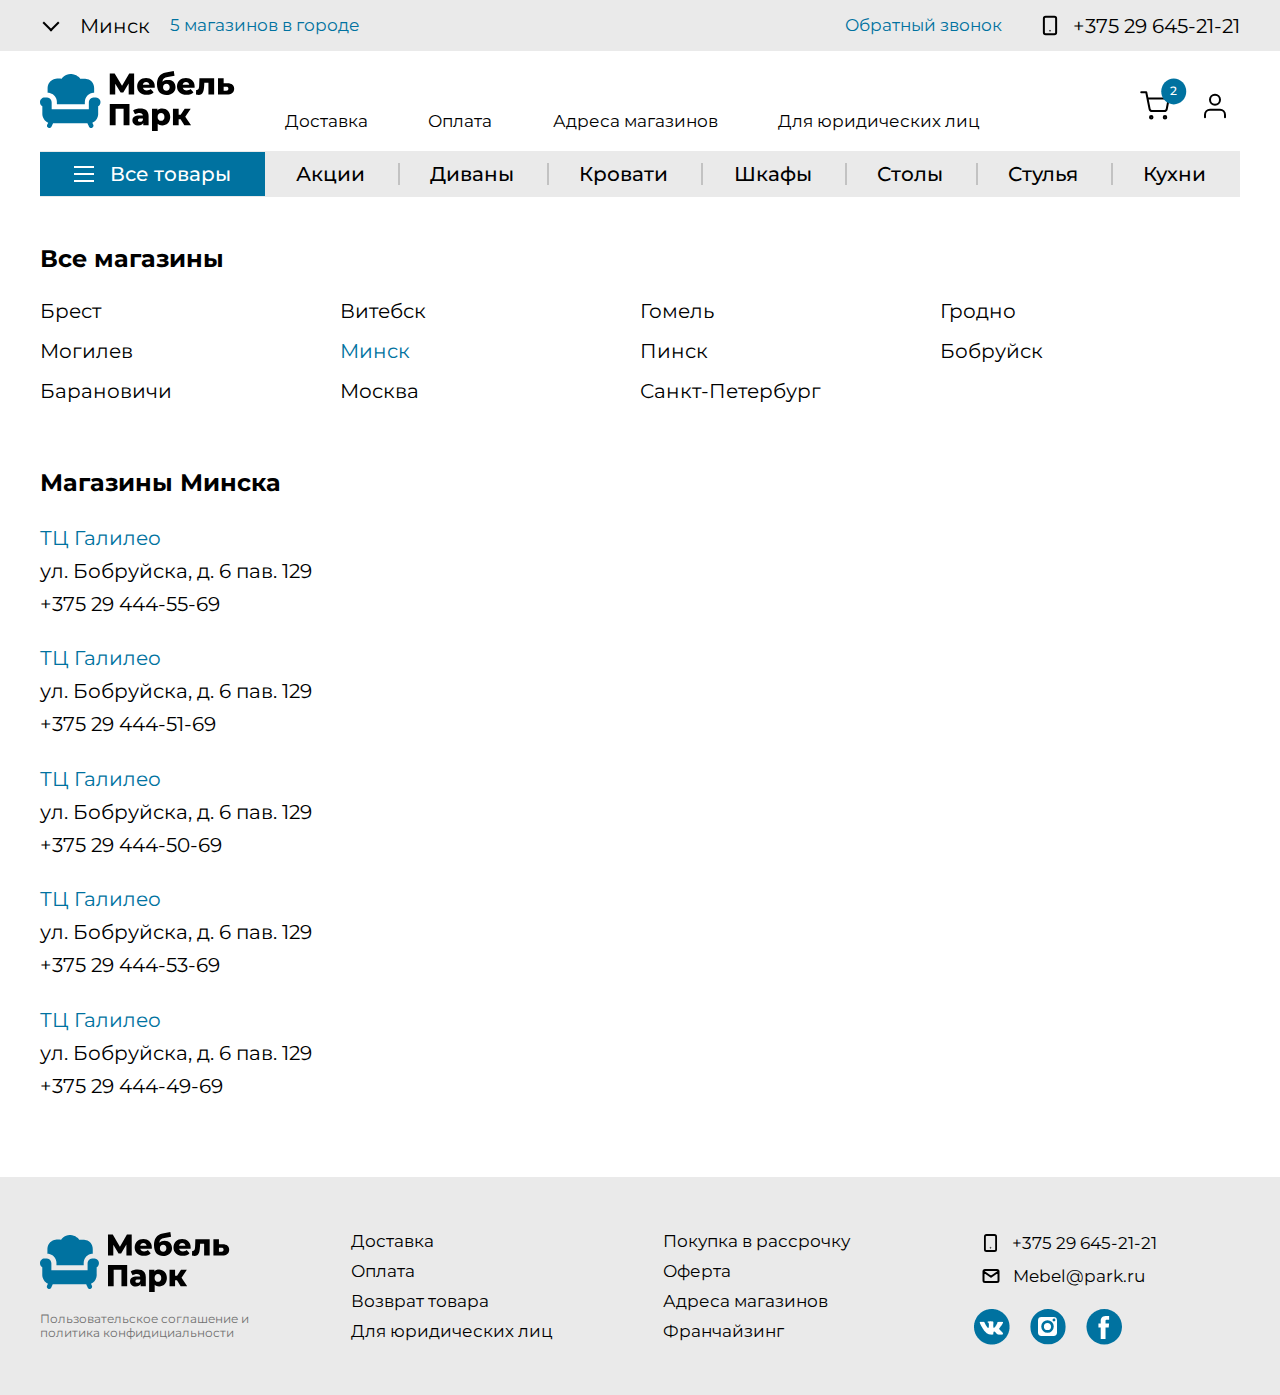
<file: contacts.html>
<!DOCTYPE html>
<html lang="ru">
<head>
    <meta charset="UTF-8">
    <link rel="preconnect" href="https://fonts.gstatic.com">
    <link href="https://fonts.googleapis.com/css2?family=Montserrat:wght@400;500;600;700&family=Roboto&display=swap" rel="stylesheet">
    <link rel="stylesheet" type="text/css" href="assets/css/slick.css"/>
    <link rel="stylesheet" href="assets/css/style.min.css">
    
    <!-- Useful meta tags -->
    <meta http-equiv="x-ua-compatible" content="ie=edge">
    <meta name="viewport" content="width=device-width, initial-scale=1, shrink-to-fit=no">
    <meta name="robots" content="index, follow">
    <meta name="google" content="notranslate">
    <meta name="format-detection" content="telephone=no">
    <meta name="description" content="">
    
    <title>Contacts</title>
</head>
<body>

    <div class="page">
        <header class="header" id="header">
            <div class="header__top" id="header-top">
                <div class="container">
                    <div class="header__top-inner">
                        <div class="header__top-left" id="headerTopLeft">
                            <nav class="header__top-menu menu">
                                <ul class="menu__list">
                                    <li class="menu__item">
                                        <a href="#" class="menu__link" data-click="#submenu-top">Минск</a>
        
                                        <ul class="submenu submenu--top" id="submenu-top">
                                            <li>
                                                <a class="submenu__link" href="#">Брест</a>
                                            </li>
                                            <li>
                                                <a class="submenu__link" href="#">Витебск</a>
                                            </li>
                                            <li>
                                                <a class="submenu__link" href="#">Гомель</a>
                                            </li>
                                            <li>
                                                <a class="submenu__link" href="#">Гродно</a>
                                            </li>
                                            <li>
                                                <a class="submenu__link" href="#">Минск</a>
                                            </li>
                                            <li>
                                                <a class="submenu__link" href="#">Могилев</a>
                                            </li>
                                            <li>
                                                <a class="submenu__link" href="#">Пинск</a>
                                            </li>
                                            <li>
                                                <a class="submenu__link" href="#">Бобруйск</a>
                                            </li>
                                            <li>
                                                <a class="submenu__link" href="#">Барановичи</a>
                                            </li>
                                            <li>
                                                <a class="submenu__link" href="#">Москва</a>
                                            </li>
                                            <li>
                                                <a class="submenu__link" href="#">Санкт-Петербург</a>
                                            </li>
                                        </ul>
                                    </li>
                                </ul>
                            </nav>
                            <div class="header__link">5 магазинов в городе</div>
                        </div><!-- /.header__top-left -->
                        <div class="header__top-right" id="headerTopRight">
                            <a href="#" class="header__link" data-modal="#callback">Обратный звонок</a>
                            <a class="contacts__phone contacts__phone--header" href="tel:375296452121">
                                <svg class="contacts__phone-icon" width="36" height="35" viewBox="0 0 36 35" fill="none" xmlns="http://www.w3.org/2000/svg">
                                    <path d="M22.375 8.75H13.625C12.6585 8.75 11.875 9.5335 11.875 10.5V24.5C11.875 25.4665 12.6585 26.25 13.625 26.25H22.375C23.3415 26.25 24.125 25.4665 24.125 24.5V10.5C24.125 9.5335 23.3415 8.75 22.375 8.75Z" stroke="black" stroke-width="2" stroke-linecap="round" stroke-linejoin="round"/>
                                    <circle cx="18" cy="22.75" r="0.5" stroke="black" stroke-width="0.75"/>
                                </svg>
                                
                                <div>+375 29 645-21-21</div>
                            </a>
                            <button class="burger burger--mobile" type="button" id="navToggle">
                                <span>Открыть навигацию</span>
                            </button>
                        </div>
                    </div><!-- /.header__top-inner -->
                </div><!-- /.container -->
            </div><!-- /.header__top -->
            <div class="header__bottom" id="header-bottom">
                <div class="container">
                    <div class="header__info">
                        <a class="header__logo" id="logo" href="index.html">
                            <img src="./assets/images/logo.svg" alt="logo">
                        </a>
                        <a href="#" class="header__info-link">Доставка</a>
                        <a href="#" class="header__info-link">Оплата</a>
                        <a href="contacts.html" class="header__info-link">Адреса магазинов</a>
                        <a href="#" class="header__info-link">Для юридических лиц</a>
        
                        <div class="header__icons" id="header-icons">
                            <a class="header__basket" href="basket.html">
                                <img src="./assets/images/header/basket.svg" alt="basket">
                                <span class="productsCount">2</span>
                            </a>
                            <a href="#">
                                <img src="./assets/images/header/user.svg" alt="user">
                            </a>
                        </div>
                    </div>
        
                    <nav class="nav">
                        <ul class="nav__list">
                            <li class="nav__item">
                                <a class="nav__link has-subnav" data-click="#submenu-bottom" href="#">
                                <button class="burger" type="button">
                                    <span>Открыть навигацию</span>
                                </button>
                                Все товары</a>
        
                                <ul class="submenu submenu--bottom" id="submenu-bottom">
                                    <li>
                                        <a class="submenu__link" href="catalog-cupboards.html">Шкафы</a>
                                    </li>
                                    <li>
                                        <a class="submenu__link" href="catalog-sofas.html">Диваны</a>
                                    </li>
                                    <li>
                                        <a class="submenu__link" href="catalog-beds.html">Кровати</a>
                                    </li>
                                    <li>
                                        <a class="submenu__link" href="404.html">Акции</a>
                                    </li>
                                    <li>
                                        <a class="submenu__link" href="catalog-tables.html">Столы</a>
                                    </li>
                                    <li>
                                        <a class="submenu__link" href="catalog-chairs.html">Стулья</a>
                                    </li>
                                    <li>
                                        <a class="submenu__link" href="404.html">Кухни</a>
                                    </li>
                                </ul>
                            </li>
                            <li class="nav__item">
                                <a class="nav__link" href="404.html">Акции</a>
                            </li>
                            <li class="nav__item">
                                <a class="nav__link" href="catalog-sofas.html">Диваны</a>
                            </li>
                            <li class="nav__item">
                                <a class="nav__link" href="catalog-beds.html">Кровати</a>
                            </li>
                            <li class="nav__item">
                                <a class="nav__link" href="catalog-cupboards.html">Шкафы</a>
                            </li>
                            <li class="nav__item">
                                <a class="nav__link" href="catalog-tables.html">Столы</a>
                            </li>
                            <li class="nav__item">
                                <a class="nav__link" href="catalog-chairs.html">Стулья</a>
                            </li>
                            <li class="nav__item">
                                <a class="nav__link" href="404.html">Кухни</a>
                            </li>
                        </ul>
                    </nav>
                </div>
            </div><!-- /.header__bottom -->
            <div class="header__bottom header__bottom--fixed" id="fixed-header">
                <div class="container">
                    <div class="header__info-fixed">
                        <a class="header__logo" href="index.html">
                            <img src="./assets/images/logo.svg" alt="logo">
                        </a>
                        <a href="#" class="header__info-link">Доставка</a>
                        <a href="#" class="header__info-link">Оплата</a>
                        <a href="contacts.html" class="header__info-link">Адреса магазинов</a>
                        <a href="#" class="header__info-link">Для юридических лиц</a>
        
                        <div class="header__icons">
                            <a class="header__basket" href="basket.html">
                                <img src="./assets/images/header/basket.svg" alt="basket">
                                <span class="productsCount">2</span>
                            </a>
                            <a href="#">
                                <img src="./assets/images/header/user.svg" alt="user">
                            </a>
                        </div>
                    </div>
        
                    <nav class="nav">
                        <ul class="nav__list">
                            <li class="nav__item">
                                <a class="nav__link has-subnav" data-click="#submenu-bottom-fixed" href="#">
                                <button class="burger" type="button">
                                    <span>Открыть навигацию</span>
                                </button>
                                Все товары</a>
        
                                <ul class="submenu submenu--bottom" id="submenu-bottom-fixed">
                                    <li>
                                        <a class="submenu__link" href="catalog-cupboards.html">Шкафы</a>
                                    </li>
                                    <li>
                                        <a class="submenu__link" href="catalog-sofas.html">Диваны</a>
                                    </li>
                                    <li>
                                        <a class="submenu__link" href="catalog-beds.html">Кровати</a>
                                    </li>
                                    <li>
                                        <a class="submenu__link" href="404.html">Акции</a>
                                    </li>
                                    <li>
                                        <a class="submenu__link" href="catalog-tables.html">Столы</a>
                                    </li>
                                    <li>
                                        <a class="submenu__link" href="catalog-chairs.html">Стулья</a>
                                    </li>
                                    <li>
                                        <a class="submenu__link" href="404.html">Кухни</a>
                                    </li>
                                </ul>
                            </li>
                            <li class="nav__item">
                                <a class="nav__link" href="404.html">Акции</a>
                            </li>
                            <li class="nav__item">
                                <a class="nav__link" href="catalog-sofas.html">Диваны</a>
                            </li>
                            <li class="nav__item">
                                <a class="nav__link" href="catalog-beds.html">Кровати</a>
                            </li>
                            <li class="nav__item">
                                <a class="nav__link" href="catalog-cupboards.html">Шкафы</a>
                            </li>
                            <li class="nav__item">
                                <a class="nav__link" href="catalog-tables.html">Столы</a>
                            </li>
                            <li class="nav__item">
                                <a class="nav__link" href="catalog-chairs.html">Стулья</a>
                            </li>
                            <li class="nav__item">
                                <a class="nav__link" href="404.html">Кухни</a>
                            </li>
                        </ul>
                    </nav>
                </div>
            </div><!-- /.header__bottom -->
        </header>    
        <main class="main">
            <div class="container">
                
                <!-- Contacts -->
                <div class="contacts">
                    <div class="contacts__inner">
                        <h3 class="contacts__title">Все магазины</h3>
                        <div class="contacts__item contacts__item--cities">
                            <a href="#" class="contacts__link">Брест</a>
                            <a href="#" class="contacts__link">Витебск</a>
                            <a href="#" class="contacts__link">Гомель</a>
                            <a href="#" class="contacts__link">Гродно</a>
                            <a href="#" class="contacts__link">Могилев</a>
                            <a href="#" class="contacts__link active">Минск</a>
                            <a href="#" class="contacts__link">Пинск</a>
                            <a href="#" class="contacts__link">Бобруйск</a>
                            <a href="#" class="contacts__link">Барановичи</a>
                            <a href="#" class="contacts__link">Москва</a>
                            <a href="#" class="contacts__link">Санкт-Петербург</a>
                        </div>
                        <h3 class="contacts__title">Магазины Минска</h3>
                        <div class="contacts__item contacts__item--shops">
                            <div class="contacts__location">
                                <div>
                                    <div class="contacts__location-title">ТЦ Галилео</div>
                                    <div class="contacts__location-address">ул. Бобруйска, д. 6 пав. 129</div>
                                    <a href="tel:375294445569" class="contacts__link">+375 29 444-55-69</a>
                                </div>
                                <div>
                                    <div class="contacts__location-title">ТЦ Галилео</div>
                                    <div class="contacts__location-address">ул. Бобруйска, д. 6 пав. 129</div>
                                    <a href="tel:375294445569" class="contacts__link">+375 29 444-51-69</a>
                                </div>
                                <div>
                                    <div class="contacts__location-title">ТЦ Галилео</div>
                                    <div class="contacts__location-address">ул. Бобруйска, д. 6 пав. 129</div>
                                    <a href="tel:375294445569" class="contacts__link">+375 29 444-50-69</a>
                                </div>
                                <div>
                                    <div class="contacts__location-title">ТЦ Галилео</div>
                                    <div class="contacts__location-address">ул. Бобруйска, д. 6 пав. 129</div>
                                    <a href="tel:375294445569" class="contacts__link">+375 29 444-53-69</a>
                                </div>
                                <div>
                                    <div class="contacts__location-title">ТЦ Галилео</div>
                                    <div class="contacts__location-address">ул. Бобруйска, д. 6 пав. 129</div>
                                    <a href="tel:375294445569" class="contacts__link">+375 29 444-49-69</a>
                                </div>
                            </div>
                            <div class="contacts__map">
                                <iframe src="https://www.google.com/maps/embed?pb=!1m18!1m12!1m3!1d75214.33022649791!2d27.507538980580193!3d53.90601776939417!2m3!1f0!2f0!3f0!3m2!1i1024!2i768!4f13.1!3m3!1m2!1s0x46dbcfd35b1e6ad3%3A0xb61b853ddb570d9!2z0JzQuNC90YHQuiwg0JHQtdC70LDRgNGD0YHRjA!5e0!3m2!1sru!2s!4v1618729515701!5m2!1sru!2s" width="800" height="600" style="border:0;" allowfullscreen="" loading="lazy"></iframe>
                            </div>
                        </div> <!-- /.contacts__item -->
                    </div>
                </div>
            </div>
        </main>
        
        <footer class="footer">
            <div class="container">
                <div class="footer__inner">
                    <div class="footer__item">
                        <a href="index.html" class="footer__logo">
                            <img src="./assets/images/logo.svg" alt="logo">
                        </a>
                        <a class="footer__politics" href="#">Пользовательское соглашение и политика конфидициальности</a>
                    </div>
                    <div class="footer__item">
                        <a href="#" class="footer__link">Доставка</a>
                        <a href="#" class="footer__link">Оплата</a>
                        <a href="#" class="footer__link">Возврат товара</a>
                        <a href="#" class="footer__link">Для юридических лиц</a>
                    </div>
                    <div class="footer__item">
                        <a href="#" class="footer__link">Покупка в рассрочку</a>
                        <a href="#" class="footer__link">Оферта</a>
                        <a href="contacts.html" class="footer__link">Адреса магазинов</a>
                        <a href="#" class="footer__link">Франчайзинг</a>
                    </div>
                    <div class="footer__item">
                        <div class="contacts">
                            <a class="contacts__phone contacts__phone--footer" href="tel:375296452121">
                                <svg class="contacts__phone-icon" width="33" height="32" viewBox="0 0 36 35" fill="none"
                                    xmlns="http://www.w3.org/2000/svg">
                                    <path
                                        d="M22.375 8.75H13.625C12.6585 8.75 11.875 9.5335 11.875 10.5V24.5C11.875 25.4665 12.6585 26.25 13.625 26.25H22.375C23.3415 26.25 24.125 25.4665 24.125 24.5V10.5C24.125 9.5335 23.3415 8.75 22.375 8.75Z"
                                        stroke="black" stroke-width="2" stroke-linecap="round" stroke-linejoin="round" />
                                    <circle cx="18" cy="22.75" r="0.5" stroke="black" stroke-width="0.75" />
                                </svg>
        
                                <div>+375 29 645-21-21</div>
                            </a>
                            <a href="mailto:Mebel@park.ru" class="footer__email">
                                <svg class="footer__email-icon" width="30" height="30" viewBox="0 0 30 30" fill="none"
                                    xmlns="http://www.w3.org/2000/svg">
                                    <path
                                        d="M22.5 10.5C22.5 9.675 21.825 9 21 9H9C8.175 9 7.5 9.675 7.5 10.5M22.5 10.5V19.5C22.5 20.325 21.825 21 21 21H9C8.175 21 7.5 20.325 7.5 19.5V10.5M22.5 10.5L15 15.75L7.5 10.5"
                                        stroke="#000" stroke-width="2" stroke-linecap="round" stroke-linejoin="round" />
                                </svg>
                                Mebel@park.ru
                            </a>
                        </div>
                        <div class="socials">
                            <a href="#" class="social__link">
                                <img src="./assets/images/socials/vk.png" alt="vk">
                            </a>
                            <a href="#" class="social__link">
                                <img src="./assets/images/socials/instagram.svg" alt="instagram">
                            </a>
                            <a href="#" class="social__link">
                                <img src="./assets/images/socials/facebook.svg" alt="facebook">
                            </a>
                        </div>
                    </div>
                </div>
            </div>
        </footer>    </div>

    <div class="modal" id="callback">
        <div class="modal__content">
            <a href="#" class="btn close" data-close>
                <svg width="12" height="12" viewBox="0 0 12 12" fill="none" xmlns="http://www.w3.org/2000/svg">
                    <path d="M10.5 1.5L1.5 10.5M1.5 1.5L10.5 10.5" stroke="#C2C2C2" stroke-width="2" stroke-linecap="round"
                        stroke-linejoin="round" />
                </svg>
            </a>
    
            <h1 class="modal__title">Заказать звонок</h1>
            <div class="modal__subtitle">Оставьте ваши контакты и наш менеджер свяжется с вами</div>
    
            <form action="/" class="modal__form">
                <input type="text" class="form__input" name="name" placeholder="Имя">
                <input type="text" class="form__input" name="phone" placeholder="Телефон*">
                <button class="btn btn--modal" type="submit">Оформить заказ</button>
            </form>
    
            <div class="modal__info">Нажимая на кнопку вы даете согласие на обработку <a href="#" class="modal__link">персональных данных</a></div>
        </div>
    </div>    <div class="modal" id="modal_response">
        <div class="modal__content">
            <a href="#" class="btn close" data-close>
                <svg width="12" height="12" viewBox="0 0 12 12" fill="none" xmlns="http://www.w3.org/2000/svg">
                    <path d="M10.5 1.5L1.5 10.5M1.5 1.5L10.5 10.5" stroke="#C2C2C2" stroke-width="2" stroke-linecap="round"
                        stroke-linejoin="round" />
                </svg>
            </a>
    
            <h1 class="modal__title">Благодарим за запись</h1>
            <div class="modal__subtitle">менеджер свяжется с Вами в течении 10 минут</div>
        </div>
    </div>
    <script src="https://code.jquery.com/jquery-3.6.0.min.js"></script>
    <script src="assets/js/jquery-ui.min.js"></script>
    <script type="text/javascript" src="assets/js/slick.min.js"></script>
    <script src="assets/js/app.js"></script>
</body>
</html>
</file>
<file: assets/css/style.min.css>
a,abbr,acronym,address,applet,article,aside,audio,b,big,blockquote,body,canvas,caption,center,cite,code,dd,del,details,dfn,div,dl,dt,em,embed,fieldset,figcaption,figure,footer,form,h1,h2,h3,h4,h5,h6,header,hgroup,html,i,iframe,img,ins,kbd,label,legend,li,mark,menu,nav,object,ol,output,p,pre,q,ruby,s,samp,section,small,span,strike,strong,sub,summary,sup,table,tbody,td,tfoot,th,thead,time,tr,tt,u,ul,var,video{margin:0;padding:0;border:0;font-size:100%;font:inherit;vertical-align:baseline}:focus{outline:0}article,aside,details,figcaption,figure,footer,header,hgroup,menu,nav,section{display:block}body{line-height:1}ol,ul{list-style:none}blockquote,q{quotes:none}blockquote:after,blockquote:before,q:after,q:before{content:"";content:none}input[type=search]::-webkit-search-cancel-button,input[type=search]::-webkit-search-decoration,input[type=search]::-webkit-search-results-button,input[type=search]::-webkit-search-results-decoration{-webkit-appearance:none;-moz-appearance:none}input[type=search]{-webkit-appearance:none;-moz-appearance:none}audio,canvas,video{display:inline-block;*display:inline;*zoom:1;max-width:100%}audio:not([controls]){display:none;height:0}[hidden]{display:none}html{font-size:100%;-webkit-text-size-adjust:100%;-ms-text-size-adjust:100%}a:focus{outline:thin dotted}a:active,a:hover{outline:0}img{border:0;-ms-interpolation-mode:bicubic}figure,form{margin:0}fieldset{border:1px solid silver;margin:0 2px;padding:.35em .625em .75em}legend{border:0;padding:0;white-space:normal;*margin-left:-7px}button,input,select,textarea{font-size:100%;margin:0;vertical-align:baseline;*vertical-align:middle}button,input{line-height:normal}button,select{text-transform:none}button,html input[type=button],input[type=reset],input[type=submit]{-webkit-appearance:button;cursor:pointer;*overflow:visible}button[disabled],html input[disabled]{cursor:default}input[type=checkbox],input[type=radio]{box-sizing:border-box;padding:0;*height:13px;*width:13px}input[type=search]{-webkit-appearance:textfield;box-sizing:content-box}input[type=search]::-webkit-search-cancel-button,input[type=search]::-webkit-search-decoration{-webkit-appearance:none}button::-moz-focus-inner,input::-moz-focus-inner{border:0;padding:0}textarea{overflow:auto;vertical-align:top}table{border-collapse:collapse;border-spacing:0}button,html,input,select,textarea{color:#222}::selection{background:#b3d4fc;text-shadow:none}img{vertical-align:middle}fieldset{border:0;margin:0;padding:0}textarea{resize:vertical}.chromeframe{margin:.2em 0;background:#ccc;color:#000;padding:.2em 0}.ui-helper-hidden{display:none}.ui-helper-hidden-accessible{border:0;clip:rect(0 0 0 0);height:1px;margin:-1px;overflow:hidden;padding:0;position:absolute;width:1px}.ui-helper-reset{margin:0;padding:0;border:0;outline:0;line-height:1.3;text-decoration:none;font-size:100%;list-style:none}.ui-helper-clearfix:after,.ui-helper-clearfix:before{content:"";display:table;border-collapse:collapse}.ui-helper-clearfix:after{clear:both}.ui-helper-zfix{width:100%;height:100%;top:0;left:0;position:absolute;opacity:0;filter:Alpha(Opacity=0)}.ui-front{z-index:100}.ui-state-disabled{cursor:default!important;pointer-events:none}.ui-icon{display:inline-block;vertical-align:middle;margin-top:-.25em;position:relative;text-indent:-99999px;overflow:hidden;background-repeat:no-repeat}.ui-widget-icon-block{left:50%;margin-left:-8px;display:block}.ui-widget-overlay{position:fixed;top:0;left:0;width:100%;height:100%}.ui-slider{position:relative;text-align:left}.ui-slider .ui-slider-handle{position:absolute;z-index:2;width:1rem;height:1rem;border-radius:50%;cursor:default;-ms-touch-action:none;touch-action:none;transition:width .1s linear,height .1s linear,top .1s linear,margin-left .1s linear}.ui-slider .ui-slider-handle.ui-state-hover{cursor:grab}.ui-slider .ui-slider-handle.ui-state-active{width:2rem;height:2rem;top:-1rem;margin-left:-.7em;cursor:grabbing}.ui-slider .ui-slider-range{position:absolute;z-index:1;font-size:.7em;display:block;background-position:0 0}.ui-slider.ui-state-disabled .ui-slider-handle,.ui-slider.ui-state-disabled .ui-slider-range{filter:inherit}.ui-slider-horizontal{height:.2rem}.ui-slider-horizontal .ui-slider-handle{top:-.5rem;margin-left:-.6em}.ui-slider-horizontal .ui-slider-range{top:-1px;height:100%}.ui-slider-horizontal .ui-slider-range-min{left:0}.ui-slider-horizontal .ui-slider-range-max{right:0}.ui-slider-vertical{width:.8em;height:100px}.ui-slider-vertical .ui-slider-handle{left:-.3em;margin-left:0;margin-bottom:-.6em}.ui-slider-vertical .ui-slider-range{left:0;width:100%}.ui-slider-vertical .ui-slider-range-min{bottom:0}.ui-slider-vertical .ui-slider-range-max{top:0}.ui-widget{font-family:Arial,Helvetica,sans-serif}.ui-widget,.ui-widget .ui-widget{font-size:1em}.ui-widget button,.ui-widget input,.ui-widget select,.ui-widget textarea{font-family:Arial,Helvetica,sans-serif;font-size:1em}.ui-widget.ui-widget-content{border:1px solid #c2c2c2}.ui-widget-content{border:1px solid #ddd;background:#fff;color:#333}.ui-widget-content a{color:#333}.ui-widget-header{border:1px solid #0072a0;background:#0072a0;color:#333;font-weight:700}.ui-widget-header a{color:#333}.ui-button,.ui-state-default,.ui-widget-content .ui-state-default,.ui-widget-header .ui-state-default,html .ui-button.ui-state-disabled:active,html .ui-button.ui-state-disabled:hover{background:#0072a0;font-weight:400;color:#454545}.ui-button,.ui-state-default a,.ui-state-default a:link,.ui-state-default a:visited,a.ui-button,a:link.ui-button,a:visited.ui-button{color:#454545;text-decoration:none}.ui-button:focus,.ui-button:hover,.ui-state-focus,.ui-state-hover,.ui-widget-content .ui-state-focus,.ui-widget-content .ui-state-hover,.ui-widget-header .ui-state-focus,.ui-widget-header .ui-state-hover{border:1px solid #0072a0;background:#0072a0;font-weight:400;color:#2b2b2b}.ui-state-focus a,.ui-state-focus a:hover,.ui-state-focus a:link,.ui-state-focus a:visited,.ui-state-hover a,.ui-state-hover a:hover,.ui-state-hover a:link,.ui-state-hover a:visited,a.ui-button:focus,a.ui-button:hover{color:#2b2b2b;text-decoration:none}.ui-visual-focus{box-shadow:0 0 3px 1px #0072a0}.ui-button.ui-state-active:hover,.ui-button:active,.ui-state-active,.ui-widget-content .ui-state-active,.ui-widget-header .ui-state-active,a.ui-button:active{border:1px solid #0072a0;background:#0072a0;font-weight:400;color:#fff}.ui-icon-background,.ui-state-active .ui-icon-background{border:#0072a0;background-color:#0072a0}.ui-state-active a,.ui-state-active a:link,.ui-state-active a:visited{color:#fff;text-decoration:none}.ui-state-highlight,.ui-widget-content .ui-state-highlight,.ui-widget-header .ui-state-highlight{border:1px solid #0072a0;background:#0072a0;color:#777620}.ui-state-checked{background:#0072a0}.ui-state-highlight a,.ui-widget-content .ui-state-highlight a,.ui-widget-header .ui-state-highlight a{color:#777620}.ui-state-error,.ui-widget-content .ui-state-error,.ui-widget-header .ui-state-error{border:1px solid #f1a899;background:#fddfdf;color:#5f3f3f}.ui-state-error-text,.ui-state-error a,.ui-widget-content .ui-state-error-text,.ui-widget-content .ui-state-error a,.ui-widget-header .ui-state-error-text,.ui-widget-header .ui-state-error a{color:#5f3f3f}.ui-priority-primary,.ui-widget-content .ui-priority-primary,.ui-widget-header .ui-priority-primary{font-weight:700}.ui-priority-secondary,.ui-widget-content .ui-priority-secondary,.ui-widget-header .ui-priority-secondary{opacity:.7;filter:Alpha(Opacity=70);font-weight:400}.ui-state-disabled,.ui-widget-content .ui-state-disabled,.ui-widget-header .ui-state-disabled{opacity:.35;filter:Alpha(Opacity=35);background-image:none}.ui-state-disabled .ui-icon{filter:Alpha(Opacity=35)}.ui-icon{width:16px;height:16px}.ui-icon,.ui-widget-content .ui-icon,.ui-widget-header .ui-icon{background-image:url(images/ui-icons_444444_256x240.png)}.ui-button:focus .ui-icon,.ui-button:hover .ui-icon,.ui-state-focus .ui-icon,.ui-state-hover .ui-icon{background-image:url(images/ui-icons_555555_256x240.png)}.ui-button:active .ui-icon,.ui-state-active .ui-icon{background-image:url(images/ui-icons_ffffff_256x240.png)}.ui-button .ui-state-highlight.ui-icon,.ui-state-highlight .ui-icon{background-image:url(images/ui-icons_777620_256x240.png)}.ui-state-error-text .ui-icon,.ui-state-error .ui-icon{background-image:url(images/ui-icons_cc0000_256x240.png)}.ui-button .ui-icon{background-image:url(images/ui-icons_777777_256x240.png)}.ui-icon-blank{background-position:16px 16px}.ui-icon-caret-1-n{background-position:0 0}.ui-icon-caret-1-ne{background-position:-16px 0}.ui-icon-caret-1-e{background-position:-32px 0}.ui-icon-caret-1-se{background-position:-48px 0}.ui-icon-caret-1-s{background-position:-65px 0}.ui-icon-caret-1-sw{background-position:-80px 0}.ui-icon-caret-1-w{background-position:-96px 0}.ui-icon-caret-1-nw{background-position:-112px 0}.ui-icon-caret-2-n-s{background-position:-128px 0}.ui-icon-caret-2-e-w{background-position:-144px 0}.ui-icon-triangle-1-n{background-position:0 -16px}.ui-icon-triangle-1-ne{background-position:-16px -16px}.ui-icon-triangle-1-e{background-position:-32px -16px}.ui-icon-triangle-1-se{background-position:-48px -16px}.ui-icon-triangle-1-s{background-position:-65px -16px}.ui-icon-triangle-1-sw{background-position:-80px -16px}.ui-icon-triangle-1-w{background-position:-96px -16px}.ui-icon-triangle-1-nw{background-position:-112px -16px}.ui-icon-triangle-2-n-s{background-position:-128px -16px}.ui-icon-triangle-2-e-w{background-position:-144px -16px}.ui-icon-arrow-1-n{background-position:0 -32px}.ui-icon-arrow-1-ne{background-position:-16px -32px}.ui-icon-arrow-1-e{background-position:-32px -32px}.ui-icon-arrow-1-se{background-position:-48px -32px}.ui-icon-arrow-1-s{background-position:-65px -32px}.ui-icon-arrow-1-sw{background-position:-80px -32px}.ui-icon-arrow-1-w{background-position:-96px -32px}.ui-icon-arrow-1-nw{background-position:-112px -32px}.ui-icon-arrow-2-n-s{background-position:-128px -32px}.ui-icon-arrow-2-ne-sw{background-position:-144px -32px}.ui-icon-arrow-2-e-w{background-position:-160px -32px}.ui-icon-arrow-2-se-nw{background-position:-176px -32px}.ui-icon-arrowstop-1-n{background-position:-192px -32px}.ui-icon-arrowstop-1-e{background-position:-208px -32px}.ui-icon-arrowstop-1-s{background-position:-224px -32px}.ui-icon-arrowstop-1-w{background-position:-240px -32px}.ui-icon-arrowthick-1-n{background-position:1px -48px}.ui-icon-arrowthick-1-ne{background-position:-16px -48px}.ui-icon-arrowthick-1-e{background-position:-32px -48px}.ui-icon-arrowthick-1-se{background-position:-48px -48px}.ui-icon-arrowthick-1-s{background-position:-64px -48px}.ui-icon-arrowthick-1-sw{background-position:-80px -48px}.ui-icon-arrowthick-1-w{background-position:-96px -48px}.ui-icon-arrowthick-1-nw{background-position:-112px -48px}.ui-icon-arrowthick-2-n-s{background-position:-128px -48px}.ui-icon-arrowthick-2-ne-sw{background-position:-144px -48px}.ui-icon-arrowthick-2-e-w{background-position:-160px -48px}.ui-icon-arrowthick-2-se-nw{background-position:-176px -48px}.ui-icon-arrowthickstop-1-n{background-position:-192px -48px}.ui-icon-arrowthickstop-1-e{background-position:-208px -48px}.ui-icon-arrowthickstop-1-s{background-position:-224px -48px}.ui-icon-arrowthickstop-1-w{background-position:-240px -48px}.ui-icon-arrowreturnthick-1-w{background-position:0 -64px}.ui-icon-arrowreturnthick-1-n{background-position:-16px -64px}.ui-icon-arrowreturnthick-1-e{background-position:-32px -64px}.ui-icon-arrowreturnthick-1-s{background-position:-48px -64px}.ui-icon-arrowreturn-1-w{background-position:-64px -64px}.ui-icon-arrowreturn-1-n{background-position:-80px -64px}.ui-icon-arrowreturn-1-e{background-position:-96px -64px}.ui-icon-arrowreturn-1-s{background-position:-112px -64px}.ui-icon-arrowrefresh-1-w{background-position:-128px -64px}.ui-icon-arrowrefresh-1-n{background-position:-144px -64px}.ui-icon-arrowrefresh-1-e{background-position:-160px -64px}.ui-icon-arrowrefresh-1-s{background-position:-176px -64px}.ui-icon-arrow-4{background-position:0 -80px}.ui-icon-arrow-4-diag{background-position:-16px -80px}.ui-icon-extlink{background-position:-32px -80px}.ui-icon-newwin{background-position:-48px -80px}.ui-icon-refresh{background-position:-64px -80px}.ui-icon-shuffle{background-position:-80px -80px}.ui-icon-transfer-e-w{background-position:-96px -80px}.ui-icon-transferthick-e-w{background-position:-112px -80px}.ui-icon-folder-collapsed{background-position:0 -96px}.ui-icon-folder-open{background-position:-16px -96px}.ui-icon-document{background-position:-32px -96px}.ui-icon-document-b{background-position:-48px -96px}.ui-icon-note{background-position:-64px -96px}.ui-icon-mail-closed{background-position:-80px -96px}.ui-icon-mail-open{background-position:-96px -96px}.ui-icon-suitcase{background-position:-112px -96px}.ui-icon-comment{background-position:-128px -96px}.ui-icon-person{background-position:-144px -96px}.ui-icon-print{background-position:-160px -96px}.ui-icon-trash{background-position:-176px -96px}.ui-icon-locked{background-position:-192px -96px}.ui-icon-unlocked{background-position:-208px -96px}.ui-icon-bookmark{background-position:-224px -96px}.ui-icon-tag{background-position:-240px -96px}.ui-icon-home{background-position:0 -112px}.ui-icon-flag{background-position:-16px -112px}.ui-icon-calendar{background-position:-32px -112px}.ui-icon-cart{background-position:-48px -112px}.ui-icon-pencil{background-position:-64px -112px}.ui-icon-clock{background-position:-80px -112px}.ui-icon-disk{background-position:-96px -112px}.ui-icon-calculator{background-position:-112px -112px}.ui-icon-zoomin{background-position:-128px -112px}.ui-icon-zoomout{background-position:-144px -112px}.ui-icon-search{background-position:-160px -112px}.ui-icon-wrench{background-position:-176px -112px}.ui-icon-gear{background-position:-192px -112px}.ui-icon-heart{background-position:-208px -112px}.ui-icon-star{background-position:-224px -112px}.ui-icon-link{background-position:-240px -112px}.ui-icon-cancel{background-position:0 -128px}.ui-icon-plus{background-position:-16px -128px}.ui-icon-plusthick{background-position:-32px -128px}.ui-icon-minus{background-position:-48px -128px}.ui-icon-minusthick{background-position:-64px -128px}.ui-icon-close{background-position:-80px -128px}.ui-icon-closethick{background-position:-96px -128px}.ui-icon-key{background-position:-112px -128px}.ui-icon-lightbulb{background-position:-128px -128px}.ui-icon-scissors{background-position:-144px -128px}.ui-icon-clipboard{background-position:-160px -128px}.ui-icon-copy{background-position:-176px -128px}.ui-icon-contact{background-position:-192px -128px}.ui-icon-image{background-position:-208px -128px}.ui-icon-video{background-position:-224px -128px}.ui-icon-script{background-position:-240px -128px}.ui-icon-alert{background-position:0 -144px}.ui-icon-info{background-position:-16px -144px}.ui-icon-notice{background-position:-32px -144px}.ui-icon-help{background-position:-48px -144px}.ui-icon-check{background-position:-64px -144px}.ui-icon-bullet{background-position:-80px -144px}.ui-icon-radio-on{background-position:-96px -144px}.ui-icon-radio-off{background-position:-112px -144px}.ui-icon-pin-w{background-position:-128px -144px}.ui-icon-pin-s{background-position:-144px -144px}.ui-icon-play{background-position:0 -160px}.ui-icon-pause{background-position:-16px -160px}.ui-icon-seek-next{background-position:-32px -160px}.ui-icon-seek-prev{background-position:-48px -160px}.ui-icon-seek-end{background-position:-64px -160px}.ui-icon-seek-first,.ui-icon-seek-start{background-position:-80px -160px}.ui-icon-stop{background-position:-96px -160px}.ui-icon-eject{background-position:-112px -160px}.ui-icon-volume-off{background-position:-128px -160px}.ui-icon-volume-on{background-position:-144px -160px}.ui-icon-power{background-position:0 -176px}.ui-icon-signal-diag{background-position:-16px -176px}.ui-icon-signal{background-position:-32px -176px}.ui-icon-battery-0{background-position:-48px -176px}.ui-icon-battery-1{background-position:-64px -176px}.ui-icon-battery-2{background-position:-80px -176px}.ui-icon-battery-3{background-position:-96px -176px}.ui-icon-circle-plus{background-position:0 -192px}.ui-icon-circle-minus{background-position:-16px -192px}.ui-icon-circle-close{background-position:-32px -192px}.ui-icon-circle-triangle-e{background-position:-48px -192px}.ui-icon-circle-triangle-s{background-position:-64px -192px}.ui-icon-circle-triangle-w{background-position:-80px -192px}.ui-icon-circle-triangle-n{background-position:-96px -192px}.ui-icon-circle-arrow-e{background-position:-112px -192px}.ui-icon-circle-arrow-s{background-position:-128px -192px}.ui-icon-circle-arrow-w{background-position:-144px -192px}.ui-icon-circle-arrow-n{background-position:-160px -192px}.ui-icon-circle-zoomin{background-position:-176px -192px}.ui-icon-circle-zoomout{background-position:-192px -192px}.ui-icon-circle-check{background-position:-208px -192px}.ui-icon-circlesmall-plus{background-position:0 -208px}.ui-icon-circlesmall-minus{background-position:-16px -208px}.ui-icon-circlesmall-close{background-position:-32px -208px}.ui-icon-squaresmall-plus{background-position:-48px -208px}.ui-icon-squaresmall-minus{background-position:-64px -208px}.ui-icon-squaresmall-close{background-position:-80px -208px}.ui-icon-grip-dotted-vertical{background-position:0 -224px}.ui-icon-grip-dotted-horizontal{background-position:-16px -224px}.ui-icon-grip-solid-vertical{background-position:-32px -224px}.ui-icon-grip-solid-horizontal{background-position:-48px -224px}.ui-icon-gripsmall-diagonal-se{background-position:-64px -224px}.ui-icon-grip-diagonal-se{background-position:-80px -224px}.ui-corner-all,.ui-corner-left,.ui-corner-tl,.ui-corner-top{border-top-left-radius:3px}.ui-corner-all,.ui-corner-right,.ui-corner-top,.ui-corner-tr{border-top-right-radius:3px}.ui-corner-all,.ui-corner-bl,.ui-corner-bottom,.ui-corner-left{border-bottom-left-radius:3px}.ui-corner-all,.ui-corner-bottom,.ui-corner-br,.ui-corner-right{border-bottom-right-radius:3px}.ui-widget-overlay{background:#aaa;opacity:.3;filter:Alpha(Opacity=30)}.ui-widget-shadow{box-shadow:0 0 5px #666}html{font-size:62.5%}body{font-size:1.5rem;font-family:Montserrat,sans-serif;color:#000}body.show-modal,body.show-nav{overflow:hidden}*,:after,:before{box-sizing:border-box}a{text-decoration:none;color:inherit}a:hover{text-decoration:underline}.header__top{padding:.8rem 0;width:100%;background:#eaeaea}@media screen and (max-width:991px){.header__top{height:9rem;display:-ms-flexbox;display:flex;-ms-flex-align:center;align-items:center}.header__top.fixed{position:fixed;top:0;left:0;z-index:999;box-shadow:0 3px 40px rgba(0,0,0,.3);animation:a .5s}}@media screen and (max-width:767px){.header__top{height:7rem}}@keyframes a{0%{opacity:0;top:-9rem}to{opacity:1;top:0}}.header__top-inner{-ms-flex-pack:justify;justify-content:space-between}.header__top-inner,.header__top-left,.header__top-right{display:-ms-flexbox;display:flex;-ms-flex-align:center;align-items:center}.header__link{font-size:1.7rem;color:#0072a0}.header__link:first-child{margin-right:3rem}@media screen and (max-width:991px){.header__link{display:none}}.header__bottom--fixed{padding-bottom:1rem;position:fixed;top:0;left:0;right:0;z-index:1000;box-shadow:0 3px 30px rgba(0,0,0,.3);background:#fff;opacity:0;transform:translateY(-120%);transition:all .3s ease-in-out}.header__bottom--fixed.show{transform:translateY(0);opacity:1}.header__bottom--fixed>.container>.header__info-fixed{margin:1rem 0}.header__bottom--fixed>.container>.header__info-fixed>.header__logo img{width:15rem;height:auto}@media screen and (max-width:991px){.header__bottom{padding:2rem 0;width:100%;display:none;position:fixed;top:9rem;right:0;z-index:1000;height:calc(100vh - 9rem);overflow:auto;background-color:#fff}}@media screen and (max-width:767px){.header__bottom{top:7rem;height:calc(100vh - 7rem)}}.header__info,.header__info-fixed{margin:2rem 0;display:-ms-flexbox;display:flex;-ms-flex-align:end;align-items:flex-end;-ms-flex-line-pack:center;align-content:center;-ms-flex-pack:justify;justify-content:space-between}@media screen and (max-width:991px){.header__info,.header__info-fixed{margin:0;-ms-flex-direction:column;flex-direction:column}}.header__logo img{width:195px;height:60px}@media screen and (max-width:991px){.header__logo{position:absolute;top:2rem;left:2rem}.header__logo img{width:160px;height:50px}}@media screen and (max-width:767px){.header__logo{top:1.6rem}.header__logo img{width:130px;height:40px}}@media screen and (max-width:565px){.header__logo{top:2.2rem}.header__logo img{width:100px;height:30px}}.header__info-link{font-size:1.7rem;line-height:2rem}.header__info-link+.header__info-link{margin-left:1rem}@media screen and (max-width:991px){.header__info-link{padding:1rem 0;font-weight:500;font-size:2rem}.header__info-link:hover{text-decoration:none}}.header__icons{margin-left:10rem;display:-ms-flexbox;display:flex}.header__icons img{width:5rem;height:5rem;cursor:pointer}.header__icons img:hover{background-color:#eaeaea}@media screen and (max-width:991px){.header__icons img{width:4.5rem;height:4.5rem}}@media screen and (max-width:1240px){.header__icons{margin-left:5rem}}@media screen and (max-width:991px){.header__icons{position:absolute;top:2rem;right:8rem}}@media screen and (max-width:767px){.header__icons{top:1.4rem}}@media screen and (max-width:565px){.header__icons{right:6rem}}.header__basket{margin-right:1rem;position:relative}.header__basket span{padding:.7rem .9rem;border-radius:50%;background-color:#0072a0;font-size:1.2rem;font-weight:500;color:#fff;position:absolute;right:0;transform:translate(25%,-10%);transition:all .2s ease-in-out}.header__basket img:hover+span{transform:translate(35%,-35%)}@media screen and (max-width:991px){.header__basket img:hover+span{transform:translate(25%,-10%)}}.container{padding:0 2rem;width:100%;max-width:1240px;margin:0 auto}@media screen and (max-width:565px){.container{padding:0 1.5rem}}.menu__item,.menu__link{position:relative}.menu__link{margin-left:4rem;margin-right:2rem;font-size:2rem}.menu__link.clicked:before{top:1rem;transform:rotate(45deg)}.menu__link:before{content:"";width:1.2rem;height:1.2rem;border-top:2px solid #000;border-left:2px solid #000;position:absolute;top:.3rem;left:-3.5rem;transform:rotate(225deg);transition:all .15s linear}.menu__link:hover{text-decoration:none}@media screen and (max-width:991px){.menu__link{margin-left:23rem;font-size:1.7rem}}@media screen and (max-width:767px){.menu__link{margin-left:19rem}}@media screen and (max-width:565px){.menu__link{margin-left:16rem}}@media (max-width:480px){.menu__link{display:none}}.submenu{display:none;position:absolute;top:3.5rem;left:0;z-index:3;background-color:#eaeaea}.submenu li{padding:1.5rem 3rem 1.5rem 4rem;cursor:pointer}.submenu li:hover{background-color:#ddd}.submenu--bottom{padding-top:0;background-color:#0072a0;width:22.4rem;color:#fff;top:160%;z-index:2}.submenu--bottom li{padding:1.5rem 3rem 1.5rem 4rem}.submenu--bottom li:hover{background-color:#006b96}@media screen and (max-width:1240px){.submenu--bottom{width:calc(198px + 26 * ((100vw - 1000px) / 239))}}@media screen and (max-width:991px){.submenu--bottom{position:static;background-color:transparent;color:#000;font-size:2rem;font-weight:500;width:auto;text-align:right}.submenu--bottom li{padding:1rem 0}.submenu--bottom li:hover{background-color:transparent}}@media screen and (max-width:991px){.submenu{top:5.3rem;left:19rem}}@media screen and (max-width:767px){.submenu{top:4.3rem;left:calc(115px + 75 * ((100vw - 480px) / 759))}}.submenu__link{white-space:nowrap}.submenu__link:hover{text-decoration:none}.contacts__inner{padding:5rem 0}.contacts__title{margin-bottom:3rem;font-size:2.4rem;font-weight:700}.contacts__item--cities{margin-bottom:5rem;display:grid;grid-template-columns:1fr 1fr 1fr 1fr}@media screen and (max-width:991px){.contacts__item--cities{grid-template-columns:1fr 1fr 1fr}}@media screen and (max-width:767px){.contacts__item--cities{grid-template-columns:1fr 1fr}}.contacts__item--shops{display:-ms-flexbox;display:flex;-ms-flex-pack:justify;justify-content:space-between}@media screen and (max-width:1240px){.contacts__item--shops{-ms-flex-direction:column;flex-direction:column}}.contacts__location{font-size:2rem;line-height:1.3;display:grid;grid-column-gap:2rem}@media screen and (max-width:1240px){.contacts__location{grid-template-columns:1fr 1fr}}@media screen and (max-width:565px){.contacts__location{grid-template-columns:1fr;font-size:1.6rem}}.contacts__location-title{color:#0072a0}.contacts__location-address,.contacts__location-title{margin-bottom:.7rem}.contacts__link{margin-bottom:2rem;display:inline-block;font-size:2rem;white-space:nowrap}.contacts__link.active{color:#0072a0}.contacts__link:hover{text-decoration:none;color:#0072a0}@media screen and (max-width:565px){.contacts__link{font-size:1.5rem}}@media screen and (max-width:1240px){.contacts__map iframe{width:100%}}@media screen and (max-width:767px){.contacts__map iframe{height:50rem}}@media screen and (max-width:565px){.contacts__map iframe{height:40rem}}.contacts__phone{display:-ms-flexbox;display:flex;-ms-flex-align:center;align-items:center;font-size:2rem;white-space:nowrap}.contacts__phone--footer{font-size:1.7rem;margin-bottom:.2rem}@media screen and (max-width:991px){.contacts__phone--footer{font-size:1.5rem}}.contacts__phone:hover{text-decoration:none;color:#0072a0}.contacts__phone:hover .contacts__phone-icon circle,.contacts__phone:hover .contacts__phone-icon path{stroke:#0072a0}.contacts__phone .contacts__phone-icon{margin-right:.5rem}@media screen and (max-width:991px){.contacts__phone--header{margin-right:19rem;font-size:1.7rem}}@media screen and (max-width:767px){.contacts__phone--header{display:none}}.burger{width:2rem;height:1.6rem;background:none;border:none;font-size:0;color:transparent;position:absolute;top:50%;left:3.4rem;transform:translateY(-50%)}.burger:after,.burger:before,.burger span{display:block;width:100%;height:2px;background-color:#fff;position:absolute;left:0}.burger:after,.burger:before{content:"";transition:transform .2s linear}.burger:before{top:0}.burger:after{bottom:0}.burger span{top:50%;transform:translateY(-50%);transition:opacity .2s linear}.show-nav .burger span,.show-submenu .burger span{opacity:0}.show-nav .burger:after,.show-nav .burger:before,.show-submenu .burger:after,.show-submenu .burger:before{top:50%}.show-nav .burger:before,.show-submenu .burger:before{transform:rotate(45deg)}.show-nav .burger:after,.show-submenu .burger:after{transform:rotate(-45deg)}.burger--mobile{display:none;width:4rem;height:2.5rem;top:4.5rem;right:2rem}.burger--mobile:after,.burger--mobile:before,.burger--mobile span{background-color:#000}@media screen and (max-width:991px){.burger--mobile{display:block}}@media screen and (max-width:767px){.burger--mobile{top:3.5rem;width:3rem;height:2rem}}@media screen and (max-width:991px){.burger:first-child{display:none}}@media screen and (max-width:1240px){.burger{left:calc(20px + 14 * ((100vw - 1000px) / 239))}}@media screen and (max-width:991px){.burger{left:auto}}.nav{padding:1.3rem 0;position:relative}.nav:after{content:"";display:block;position:absolute;top:0;right:0;bottom:0;left:0;z-index:-2;background:#eaeaea}@media screen and (max-width:991px){.nav{padding:0}.nav:after{display:none}}.nav__list{display:-ms-flexbox;display:flex;position:relative;-ms-flex-pack:justify;justify-content:space-between;-ms-flex-align:center;align-items:center}@media screen and (max-width:991px){.nav__list{-ms-flex-direction:column;flex-direction:column;-ms-flex-align:end;align-items:flex-end}}.nav__item{position:relative}.nav__item:after{content:"";display:block;position:absolute;top:-5%;right:-35px;bottom:-5%;z-index:-1;border-right:2px solid #c2c2c2}@media screen and (max-width:1240px){.nav__item:after{right:calc(-17px + -18 * ((100vw - 1000px) / 239))}}.nav__item:first-child::after,.nav__item:nth-child(8):after{border:none}.nav__item:first-child::after{top:-60%;left:0;right:-34px;bottom:-60%;background:#0072a0}@media screen and (max-width:1240px){.nav__item:first-child::after{right:calc(-20px + -14 * ((100vw - 1000px) / 239))}}.nav__item:nth-child(8){padding-right:3.4rem}@media screen and (max-width:1240px){.nav__item:nth-child(8){padding-right:calc(20px + 14 * ((100vw - 1000px) / 239))}}@media screen and (max-width:991px){.nav__item:nth-child(8){padding-right:0}}@media screen and (max-width:991px){.nav__item:after{display:none}}.nav__link{display:block;font-size:2rem;font-weight:500;color:#000;transition:transform .1s linear}.nav__link--active{color:#0072a0}.nav__link.has-subnav{padding-left:7rem;color:#fff}.nav__link.has-subnav:hover{transform:none}@media screen and (max-width:1240px){.nav__link.has-subnav{padding-left:calc(58px + 12 * ((100vw - 1000px) / 239))}}@media screen and (max-width:991px){.nav__link.has-subnav{color:#000;position:relative}.nav__link.has-subnav.clicked:before{transform:rotate(130deg)}.nav__link.has-subnav:before{content:"";width:1rem;height:1rem;border-top:2px solid #000;border-left:2px solid #000;position:absolute;top:40%;left:.5rem;transform:rotate(315deg);transition:all .15s linear}}.nav__link:hover{text-decoration:none;transform:scale(.9)}@media screen and (max-width:991px){.nav__link{padding:1rem 0}.nav__link:hover{transform:none}}.socials{display:-ms-flexbox;display:flex}.social__link{transition:transform .1s linear}.social__link+.social__link{margin-left:2rem}.social__link:hover{text-decoration:none;transform:scale(1.1)}.slick{margin-top:2rem;display:-ms-flexbox;display:flex;-ms-flex-direction:column;flex-direction:column;-ms-flex-pack:center;justify-content:center}@media screen and (max-width:565px){.slick{margin-top:1.5rem}}.slick__item{position:relative}.slick__item img{display:block;max-width:100%}.slick__content{overflow:hidden}@media screen and (max-width:767px){.slick__content{display:-ms-flexbox;display:flex;-ms-flex-direction:column;flex-direction:column;background-color:#eaeaea}}.slick__title{font-size:2.8rem;font-weight:700;line-height:4rem;width:57rem;color:#fff;position:absolute;top:3.8rem;right:1rem;z-index:1}@media screen and (max-width:1240px){.slick__title{right:-2rem;width:45rem;top:1.8rem}}@media screen and (max-width:991px){.slick__title{top:1rem;font-size:2rem;line-height:3rem;width:33rem}}@media screen and (max-width:767px){.slick__title{margin:2rem 2rem 0;position:static;color:#000}}@media screen and (max-width:565px){.slick__title{margin:1.5rem 1.5rem 0;width:100%;max-width:23rem;line-height:2.2rem;font-size:1.7rem}}.slick-dots{display:-ms-flexbox;display:flex;margin:2rem auto 0}.slick-dots li+li{margin-left:2rem}.slick-dots li button{font-size:0;color:transparent;background:#c2c2c2;border:none;border-radius:50%;width:1.5rem;height:1.5rem}@media screen and (max-width:565px){.slick-dots li button{width:1rem;height:1rem}}.btn,.slick-dots li.slick-active button{background-color:#0072a0}.btn{padding:1rem 2.2rem;font-size:1.7rem;font-weight:700;color:#fff;border:none;transition:background-color .2s linear}.btn--slick{position:absolute;top:15rem;right:45rem;z-index:1}@media screen and (max-width:1240px){.btn--slick{right:30.5rem}}@media screen and (max-width:991px){.btn--slick{top:11rem;right:18.5rem}}@media screen and (max-width:767px){.btn--slick{margin:2rem;position:static;-ms-flex-item-align:end;align-self:flex-end}}@media screen and (max-width:565px){.btn--slick{margin:1.5rem}}@media screen and (max-width:565px){.btn--gift{padding:.8rem 2rem;font-size:1.3rem}}.btn--sm{padding:.6rem 3rem}.btn--big{padding-left:4.5rem;padding-right:4.5rem}@media screen and (max-width:565px){.btn--big{width:100%}}.btn--error{padding-left:4.5rem;padding-right:4.5rem}.btn--basket,.btn--modal{margin-top:3rem}.btn--modal{width:100%}.btn.close{padding:0;background:none;font-size:0;color:transparent;position:absolute;top:1.8rem;right:1.8rem;transition:all .2s ease}.btn.close:hover{background:none;transform:rotate(90deg)}.btn.close:hover>svg>path{stroke:#0072a0}.btn:hover{background-color:#00638c;text-decoration:none}@media screen and (max-width:565px){.btn{font-size:1.5rem}}.cards{margin:5rem 0}.cards--catalog{padding-left:30rem}@media screen and (max-width:1240px){.cards--catalog{padding-left:calc(240px + 60 * ((100vw - 1000px) / 239))}}@media screen and (max-width:991px){.cards--catalog{padding-left:0}}.cards__title{font-size:2.4rem;font-weight:700;color:#000}@media screen and (max-width:767px){.cards__title{font-size:1.8rem}}.cards__inner{margin:2rem 0;display:grid;-ms-flex-line-pack:center;align-content:center;grid-template-columns:1fr 1fr 1fr 1fr;grid-template-rows:1fr;grid-gap:2rem}.cards__inner--catalog{grid-template-columns:1fr 1fr 1fr}.cards__inner.show>.cards__item{display:block}@media screen and (max-width:991px){.cards__inner{grid-template-columns:1fr 1fr 1fr}}@media screen and (max-width:767px){.cards__inner{grid-template-columns:1fr 1fr}}@media screen and (max-width:565px){.cards__inner{grid-template-columns:1fr}}.cards__item{padding:2rem;border:1px solid #c2c2c2;transition:all .2s ease-in-out}.cards__item img{display:block;max-width:100%}.cards__item:hover{transform:scale(1.1);box-shadow:0 0 25px 10px rgba(0,0,0,.2)}.cards__item--catalog:nth-child(n+5){display:block}@media screen and (max-width:767px){.cards__item--catalog:nth-child(n+9){display:none}}@media screen and (max-width:565px){.cards__item--catalog:nth-child(n+5){display:none}}.cards__item--main:nth-child(n+5){display:none}@media screen and (max-width:991px){.cards__item--main:nth-child(n+4){display:none}}@media screen and (max-width:767px){.cards__item--main:nth-child(n+3){display:none}}@media screen and (max-width:565px){.cards__item--main:nth-child(n+2){display:none}}.cards__link:hover{text-decoration:none}.cards__price{margin:2rem 0 1rem;font-size:2rem;font-weight:600;color:#0072a0}@media screen and (max-width:767px){.cards__price{font-size:1.7rem}}.cards__name{font-size:1.7rem;line-height:1.3;color:#000}.cards__art{margin-bottom:1rem;font-size:1.5rem;line-height:2;color:#c2c2c2}.cards__btn{font-size:2rem;font-weight:500;color:#0072a0;position:relative;transition:all .2s linear}.cards__btn.clicked:after{transform:rotate(315deg)}.cards__btn--popular{display:none}@media screen and (max-width:565px){.cards__btn--popular{display:inline}}.cards__btn--catalog{display:none}@media screen and (max-width:767px){.cards__btn--catalog{display:inline}}.cards__btn:after{content:"";width:1.2rem;height:1.2rem;border-top:2px solid #0072a0;border-left:2px solid #0072a0;position:absolute;top:.65rem;left:16rem;transform:rotate(135deg);transition:all .2s linear}.cards__btn:hover{text-decoration:none}.cards__btn:hover:after{left:17rem}@media screen and (max-width:767px){.cards__btn{font-size:1.7rem}.cards__btn:after{width:1rem;height:1rem;left:14rem}.cards__btn:hover:after{left:14rem}}.section__inner{display:grid;justify-items:center;grid-template-columns:1fr 1fr;grid-template-rows:1fr;grid-gap:3rem}@media screen and (max-width:991px){.section__inner{grid-template-columns:1fr;grid-template-rows:1fr 1fr}}@media screen and (max-width:767px){.section__inner{grid-template-rows:1fr}}.section__item{position:relative}.section__item img{display:block;max-width:100%}@media screen and (max-width:767px){.section__item:first-child{display:none}}.section__content{position:absolute;top:5%;left:35%;z-index:1}@media screen and (max-width:991px){.section__content{top:15%;left:40%}}@media (max-width:400px){.section__content{top:5%;left:35%}}.section__title{font-size:2.8rem;font-weight:700;line-height:4rem;max-width:27rem;margin-bottom:1rem}.section__title--white{color:#fff}@media screen and (max-width:767px){.section__title{font-size:calc(17px + 11 * ((100vw - 320px) / 919));line-height:calc(22px + 18 * ((100vw - 320px) / 919))}}.pluses__inner{margin:5rem 0;display:grid;justify-items:center;text-align:center;grid-template-columns:1fr 1fr 1fr;grid-template-rows:1fr 1fr;grid-gap:4.4rem}@media screen and (max-width:565px){.pluses__inner{grid-template-columns:1fr 1fr;grid-template-rows:1fr 1fr 1fr;grid-gap:2.4rem}}@media screen and (max-width:565px){.pluses__icon{width:11rem;height:11rem;width:10rem;height:10rem}}.pluses__text{margin-top:2rem;font-family:Roboto,serif;font-size:2rem;line-height:2.6rem;text-align:center;max-width:15rem}@media screen and (max-width:565px){.pluses__text{font-size:1.5rem}}.filter{position:absolute;top:0;left:0;z-index:1}@media screen and (max-width:991px){.filter{display:none}}.filter__item{margin-top:4rem}.filter__title{margin-bottom:2rem;font-size:2rem;font-weight:500;color:#000}.filter__widget{margin-bottom:1rem;position:relative}.filter__amount{margin:2rem 0;display:-ms-flexbox;display:flex}.filter__amount-lower,.filter__amount-upper{padding:.5rem 1rem;width:9.5rem;display:-ms-flexbox;display:flex;-ms-flex-pack:justify;justify-content:space-between;font-size:1.5rem;color:#000;border:1px solid #c2c2c2}.filter__amount-lower{margin-right:2rem}.filter__link{display:block;font-size:1.7rem;color:#707070;line-height:2}.filter__link.active,.filter__link:hover{color:#0072a0}.filter__cheboxes{margin-top:1rem;display:-ms-flexbox;display:flex;font-size:1.7rem;color:#707070;position:relative;cursor:pointer}.filter__cheboxes span{margin-left:3rem;position:absolute;top:50%;transform:translateY(-50%)}.filter__cheboxes span>a{color:#0072a0;text-decoration:underline}.filter__cheboxes span>a:hover{text-decoration:none}@media screen and (max-width:767px){.filter__cheboxes{font-size:1.5rem}}.filter__input[type=checkbox]{position:absolute;left:-999em}.filter__input[type=checkbox]+label:before{content:"";display:block;height:2ex;width:2ex;background-color:#fff;border:1px solid #707070;margin-right:1rem}.filter__input[type=checkbox]:checked+label:after{content:"";position:absolute;width:1.15ex;height:.6ex;background:#0072a0;top:.6ex;left:.5ex;border:2px solid #fff;border-top:none;border-right:none;transform:rotate(-45deg)}.filter__input[type=checkbox]:checked+label:before{background-color:#0072a0}.filter__radio_btns{display:grid;-ms-flex-align:center;align-items:center;grid-template-columns:1fr 1fr;grid-template-rows:1fr 1fr;grid-gap:1rem}.filter__radio_btn{display:inline-block}.filter__radio_btn input[type=radio]{display:none}.filter__radio_btn label{padding:1rem 0;width:100%;display:inline-block;font-size:1.7rem;color:#000;text-align:center;cursor:pointer;border:2px solid #c2c2c2;-webkit-user-select:none;-ms-user-select:none;user-select:none}@media screen and (max-width:767px){.filter__radio_btn label{font-size:1.5rem}}.filter__radio_btn input[type=radio]:checked+label{border:4px solid #0072a0}.filter__radio_btn label:hover{color:#0072a0}.filter__radio_btn input[type=radio]:disabled+label{color:#707070}.catalog{padding-top:5rem;position:relative}@media screen and (max-width:991px){.catalog{padding-top:0}}.catalog__product{display:-ms-flexbox;display:flex;-ms-flex-pack:justify;justify-content:space-between;-ms-flex-align:center;align-items:center}.catalog__product>div{font-size:1.5rem;color:#c2c2c2}.catalog__item{margin-top:4rem;display:-ms-flexbox;display:flex;-ms-flex-align:center;align-items:center;font-size:1.7rem;color:#707070}@media screen and (max-width:565px){.catalog__item{font-size:1.2rem}}.pagination{text-align:center;padding-top:1rem}.pagination__link{font-size:1.7rem;color:#707070;transition:all .1s ease}.pagination__link+.pagination__link{margin-left:1rem}.pagination__link:hover{color:#0072a0;font-weight:700;text-decoration:none}.pagination__link.active{color:#000}.pagination__link.active:hover{font-weight:400;cursor:default}.card{margin:4rem 0 2rem;position:relative}@media screen and (max-width:991px){.card{margin-top:3rem}}.card__inner{display:-ms-flexbox;display:flex;-ms-flex-pack:justify;justify-content:space-between}@media screen and (max-width:991px){.card__inner{padding-top:8rem;-ms-flex-direction:column;flex-direction:column}}.card__item--photos{height:617px;width:63%;display:grid;grid-template-columns:1fr 76%;grid-template-rows:repeat(4,1fr) 40px;grid-gap:2rem}@media screen and (max-width:1240px){.card__item--photos{height:calc(600px + 17 * ((100vw - 991px) / 249))}}@media screen and (max-width:991px){.card__item--photos{margin-bottom:2rem;width:100%}}@media screen and (max-width:767px){.card__item--photos{grid-template-columns:1fr 1fr;grid-template-rows:60% 1fr 40px}}@media screen and (max-width:565px){.card__item--photos{grid-template-columns:1fr;grid-template-rows:60% 1fr 40px}}.card__item--content{padding-left:2rem;width:37%}@media screen and (max-width:991px){.card__item--content{padding-left:0;width:100%}}.card__pic{grid-column:span 1;grid-row:span 1;background-size:contain;background-repeat:no-repeat;background-position:50%;border:2px solid #c2c2c2}.card__pic:first-child{background-image:url(../images/cards/sofa/sofa13.jpg);grid-column-start:2;grid-row-start:1;grid-row-end:6}.card__pic:nth-child(2){background-image:url(../images/cards/sofa/sofa14.jpg)}.card__pic:nth-child(3){background-image:url(../images/cards/sofa/sofa15.jpg)}.card__pic:nth-child(4){background-image:url(../images/cards/sofa/sofa16.jpg)}.card__pic:nth-child(5){background-image:url(../images/cards/sofa/sofa17.jpg)}@media screen and (max-width:767px){.card__pic:first-child{grid-column-start:1;grid-column-end:3;grid-row-start:1;grid-row-end:2}.card__pic:nth-child(n+4){display:none}}@media screen and (max-width:565px){.card__pic{grid-column:span 2}.card__pic:nth-child(n+3){display:none}}@media screen and (max-width:991px){.card__header{position:absolute;top:0;left:0;z-index:1}}.card__subtitle{margin:2rem 0;font-size:1.5rem;font-weight:500;line-height:1.5;color:#c2c2c2}.card__subtitle span:first-child{padding-right:2.5rem;border-right:2px solid #c2c2c2}.card__subtitle span:nth-child(2){padding-left:2.5rem}@media screen and (max-width:991px){.card__subtitle{margin:1rem 0}}@media screen and (max-width:565px){.card__subtitle span{display:block;padding:0}.card__subtitle span:first-child{padding-right:0;border:0}.card__subtitle span:nth-child(2){padding-left:0}}.card__link{margin-bottom:2rem;display:none;font-size:1.5rem;position:relative}.card__link:after{content:"";width:.8rem;height:.8rem;border-top:1px solid #000;border-left:1px solid #000;position:absolute;top:.2rem;left:12rem;transform:rotate(225deg);transition:all .2s linear}.card__link.clicked:after{top:.7rem;transform:rotate(45deg)}@media screen and (max-width:565px){.card__link{display:block}}@media screen and (max-width:565px){.card__content{display:none}.card__content.show{display:block}}.card__text{font-size:1.7rem;line-height:1.5}.card__text+.card__text{margin:2rem 0}.card__price{margin-bottom:2rem;font-size:2.4rem;font-weight:700}@media screen and (max-width:565px){.card__price{font-size:1.7rem}}.card__btn{width:100%;height:4rem;background-color:#eaeaea;position:relative;transition:background-color .2s ease}.card__btn:after{content:"";width:1.2rem;height:1.2rem;border-top:2px solid #000;border-left:2px solid #000;position:absolute;top:1.1rem;left:48%;transform:rotate(225deg);transition:all .2s linear}.card__btn:hover{background-color:#ddd}@media screen and (max-width:767px){.card__btn{grid-column:span 2}}.info__inner{display:-ms-flexbox;display:flex}@media screen and (max-width:991px){.info__inner{-ms-flex-direction:column;flex-direction:column}}.info__item{padding-top:4rem;display:-ms-flexbox;display:flex;position:relative}.info__item+.info__item{margin-left:5rem}@media screen and (max-width:991px){.info__item+.info__item{margin-left:0;margin-top:2rem}}.info__title{font-size:2rem;font-weight:500;position:absolute;top:0;left:0;z-index:1}.info__content+.info__content{padding-left:5rem}@media screen and (max-width:565px){.info__content+.info__content{padding-left:2rem}}.info__text{font-size:1.7rem;line-height:2}@media screen and (max-width:565px){.info__text{font-size:1.5rem;line-height:1.8}}@media (max-width:360px){.info__text{font-size:1.2rem}}.basket{padding:8rem 0}.basket__total-price{margin:4rem 0;display:-ms-flexbox;display:flex;-ms-flex-align:center;align-items:center;font-size:1.7rem}.basket__total-price>span{margin-left:4rem;font-size:2.5rem;font-weight:700;color:#0072a0}@media screen and (max-width:767px){.basket__total-price>span{font-size:1.7rem}}@media screen and (max-width:767px){.basket{padding:5rem 0}}.basket__inner{display:-ms-flexbox;display:flex}@media (max-width:1024px){.basket__inner{-ms-flex-direction:column;flex-direction:column}}.basket__title{margin-bottom:2rem;font-size:2.6rem;font-weight:700;color:#000}@media screen and (max-width:767px){.basket__title{font-size:1.8rem}}.basket__cards{display:-ms-flexbox;display:flex;-ms-flex-direction:column;flex-direction:column;width:70%}@media (max-width:1024px){.basket__cards{width:100%}}.basket__card{padding:2rem;display:-ms-flexbox;display:flex;position:relative;border:2px solid #c2c2c2}.basket__card+.basket__card{margin-top:2rem}.basket__card-content{margin-left:3rem}@media screen and (max-width:767px){.basket__card-content{margin-left:0}}.basket__card-title{font-size:2rem;font-weight:700}@media screen and (max-width:767px){.basket__card-title{font-size:1.5rem}}.basket__card-subtitle{margin:1.7rem 0;font-size:1.5rem;color:#c2c2c2}@media screen and (max-width:767px){.basket__card-subtitle{font-size:1.3rem;margin:1rem 0}}.basket__card-info{margin-bottom:1.7rem;font-size:1.5rem}@media screen and (max-width:767px){.basket__card-info{font-size:1.3rem;margin-bottom:2rem}}.basket__card-price{font-size:2rem;font-weight:700}@media screen and (max-width:767px){.basket__card-price{font-size:1.7rem}}@media screen and (max-width:767px){.basket__card{-ms-flex-direction:column;flex-direction:column}}.basket__img>picture>img{display:block;max-width:100%}@media screen and (max-width:767px){.basket__img{margin-bottom:3rem}}.basket__counter{display:-ms-flexbox;display:flex;-ms-flex-align:center;align-items:center;-ms-flex-pack:center;justify-content:center}@media screen and (max-width:565px){.basket__counter{-ms-flex-direction:column;flex-direction:column;-ms-flex-align:start;align-items:flex-start}}.basket__count{display:-ms-flexbox;display:flex;-ms-flex-align:center;align-items:center;margin-right:8rem}.basket__count-add,.basket__count-remove{font-size:2.4rem;font-weight:500;cursor:pointer}.basket__count-number{padding:1rem 2.5rem;margin:0 2rem;font-style:1.7rem;border:2px solid #707070}@media screen and (max-width:565px){.basket__count{margin-right:0;margin-bottom:2rem;-ms-flex-item-align:center;align-self:center}}.basket__data{width:30%;margin-left:2rem}@media (max-width:1024px){.basket__data{width:100%;margin-left:0}}.form{display:grid;grid-gap:3rem}@media (max-width:1024px){.form{grid-template-columns:1fr 1fr;grid-template-rows:1fr 1fr}}@media screen and (max-width:767px){.form{grid-template-columns:35rem;grid-template-rows:repeat(1fr,4)}}@media screen and (max-width:565px){.form{grid-template-columns:1fr}}.form__item{display:-ms-flexbox;display:flex;-ms-flex-direction:column;flex-direction:column}.form__checkbox{color:#000;position:relative}.form__checkbox:nth-child(2){margin-bottom:3rem}.form__title{margin-bottom:2rem;font-size:2rem;font-weight:700}@media screen and (max-width:767px){.form__title{font-size:1.5rem}}.form__input{padding:.8rem;font-size:1.7rem;border:2px solid #c2c2c2}.form__input::-webkit-input-placeholder{color:#c2c2c2}.form__input::-moz-placeholder{color:#c2c2c2}.form__input:-ms-input-placeholder,.form__input::-ms-input-placeholder{color:#c2c2c2}.form__input::placeholder{color:#c2c2c2}.form__input:focus{border:2px solid #000}.form__input+.form__input{margin-top:1rem}@media screen and (max-width:767px){.form__input{font-size:1.5rem}}.form__group{margin-top:1rem;display:-ms-flexbox;display:flex}.form__group>.form__input{margin-top:0;width:50%}.form__group>.form__input:nth-child(2){margin-left:1rem}.form__info{margin-top:1rem;font-size:1.4rem;color:#c2c2c2}@media screen and (max-width:565px){.form__info{font-size:1.2rem}}.modal{display:none;-ms-flex-direction:column;flex-direction:column;-ms-flex-pack:center;justify-content:center;-ms-flex-align:center;align-items:center;width:100%;height:100%;padding:1rem;background-color:rgba(0,0,0,.5);-webkit-backdrop-filter:blur(5px);backdrop-filter:blur(5px);position:fixed;top:0;left:0;z-index:1010}.modal.show{display:-ms-flexbox;display:flex}.modal__content{width:100%;max-width:35.7rem;padding:5rem;position:relative;background-color:#fff}.modal__title{margin-bottom:1rem;font-size:2.5rem;font-weight:700;text-align:center}@media screen and (max-width:767px){.modal__title{font-size:2rem}}@media screen and (max-width:565px){.modal__title{font-size:1.8rem}}.modal__subtitle{margin-bottom:3rem;font-size:1.2rem;line-height:1.2;text-align:center}.modal__form input{width:100%}.modal__info{margin-top:1.2rem;font-size:1rem;line-height:1.3}.modal__link{color:#0072a0;text-decoration:underline}.modal__link:hover{text-decoration:none}.error{margin-bottom:1rem;margin-top:1rem;font-size:1.6rem;color:red}.error--404{margin:8rem 0;color:#000}@media screen and (max-width:767px){.error--404{margin:6rem 0}}@media screen and (max-width:565px){.error--404{margin:4rem 0}}.error__inner{display:-ms-flexbox;display:flex;-ms-flex-direction:column;flex-direction:column;-ms-flex-align:center;align-items:center}.error__inner img{margin-top:2rem;display:block;max-width:100%}.error__title{margin-bottom:2rem;font-size:3.5rem;font-weight:700;color:#0072a0}@media screen and (max-width:767px){.error__title{font-size:2.8rem}}@media screen and (max-width:565px){.error__title{margin-bottom:1.5rem;font-size:2.2rem}}.error__subtitle{margin-bottom:4rem;font-size:2rem;font-weight:500;line-height:1.2;text-align:center;max-width:40.7rem}@media screen and (max-width:767px){.error__subtitle{margin-bottom:2rem;font-size:2rem;font-weight:400}}@media screen and (max-width:565px){.error__subtitle{margin-bottom:1rem;font-size:1.7rem}}.footer{padding:5rem 0;position:relative;z-index:900;width:100%;background-color:#eaeaea}.footer__inner{-ms-flex-pack:justify;justify-content:space-between;-ms-flex-align:center;align-items:center;position:relative}.footer__inner,.footer__item{display:-ms-flexbox;display:flex}.footer__item{-ms-flex-preferred-size:25%;flex-basis:25%;-ms-flex-direction:column;flex-direction:column}.footer__item+.footer__item{margin-left:4.5rem}@media screen and (max-width:991px){.footer__item:nth-child(2){position:absolute;margin-left:0;top:6rem}}@media screen and (max-width:767px){.footer__item:nth-child(3){position:absolute;top:18rem;margin-left:0}}@media (max-width:420px){.footer__item:nth-child(4){position:absolute;top:30rem;margin-left:0}.footer__item:nth-child(4) .contacts__phone-icon{transform:translateX(-.8rem)}}.footer__logo img{width:19rem;height:6rem}@media screen and (max-width:991px){.footer__logo img{width:16rem;height:5rem}}.footer__politics{margin-top:2rem;font-size:1.2rem;line-height:1.4rem;color:#707070}@media screen and (max-width:991px){.footer__politics{margin-top:13rem}}@media screen and (max-width:767px){.footer__politics{margin-top:25rem}}@media (max-width:420px){.footer__politics{margin-top:39rem}}.footer__link{font-size:1.7rem;line-height:2rem;color:#000;white-space:nowrap}.footer__link+.footer__link{margin-top:1rem}@media screen and (max-width:991px){.footer__link{font-size:1.5rem}}.footer__email{margin-bottom:1.8rem;display:-ms-flexbox;display:flex;-ms-flex-align:center;align-items:center;font-size:1.7rem}.footer__email:hover{color:#0072a0;text-decoration:none}.footer__email:hover .footer__email-icon path{stroke:#0072a0}@media screen and (max-width:991px){.footer__email{font-size:1.5rem}}.footer__email-icon{margin-left:.2rem;margin-right:.7rem}@media (max-width:420px){.footer__email-icon{transform:translateX(-.8rem)}}
</file>
